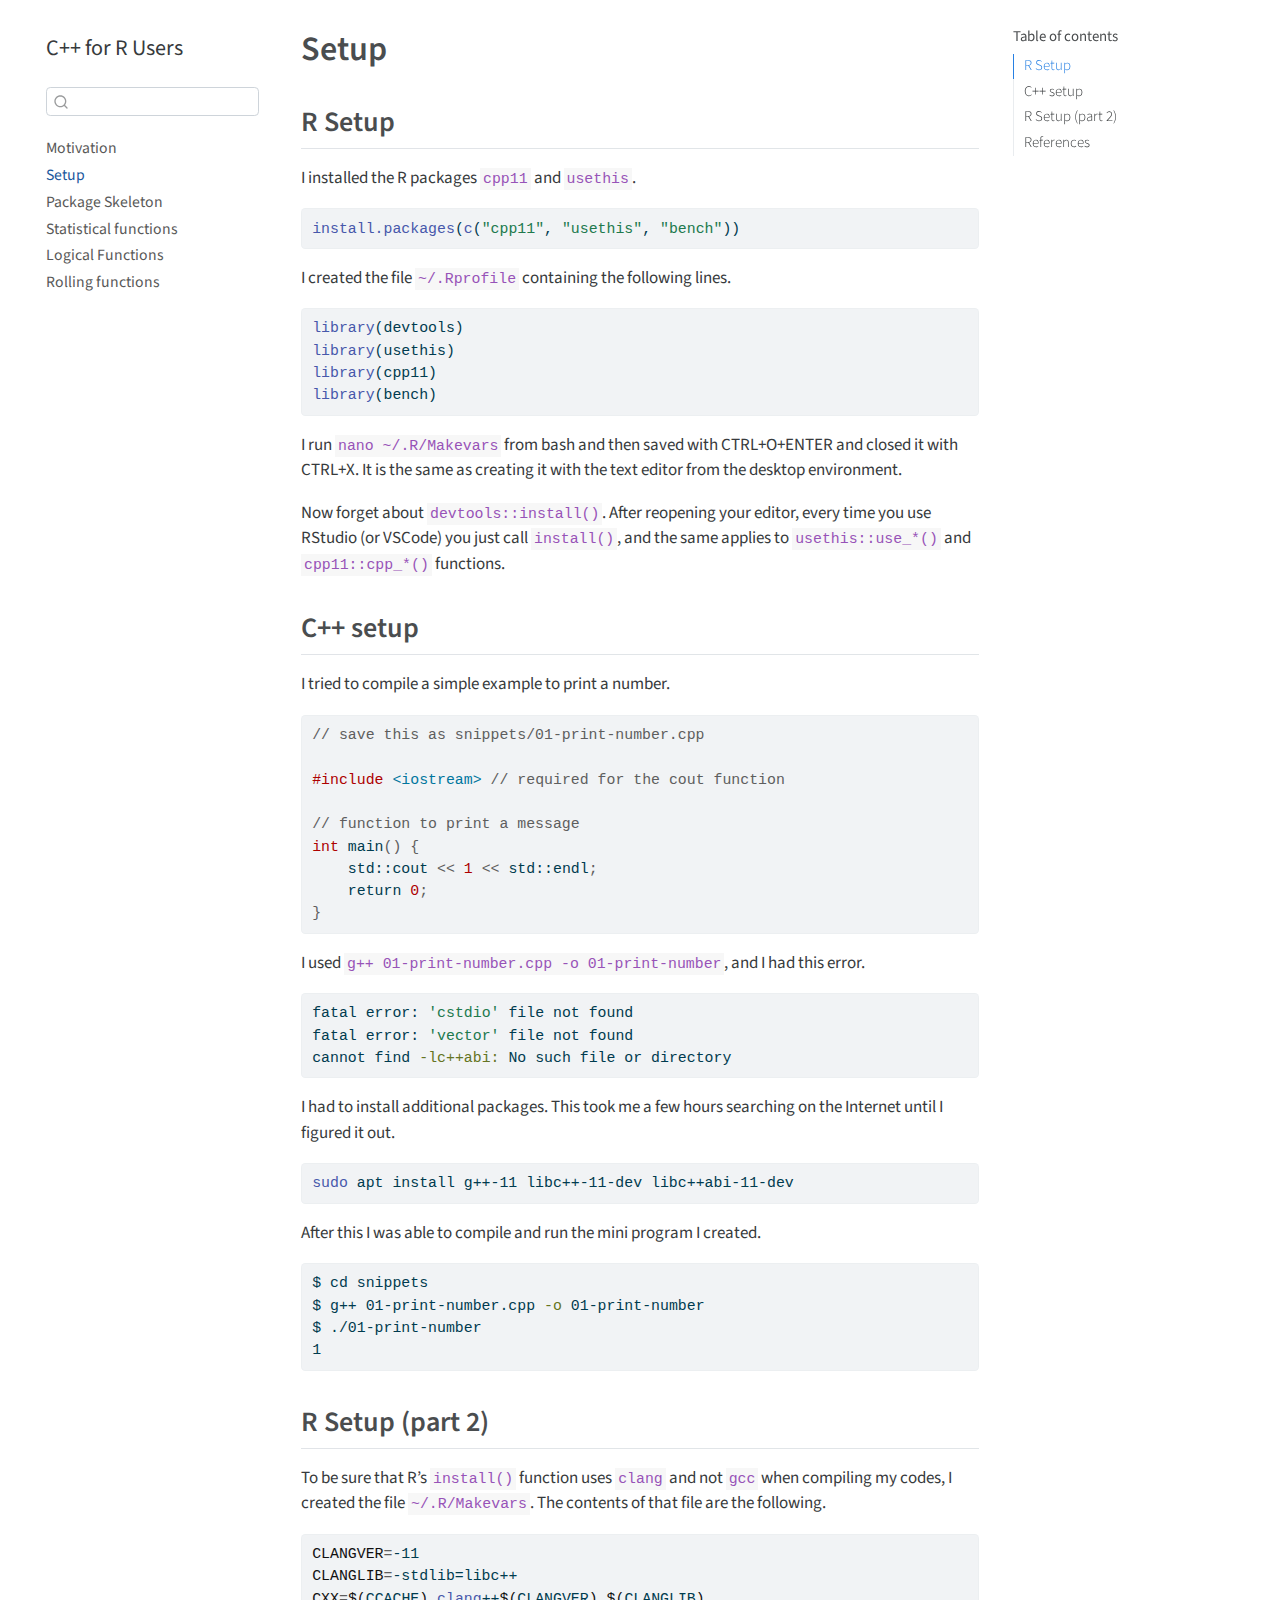
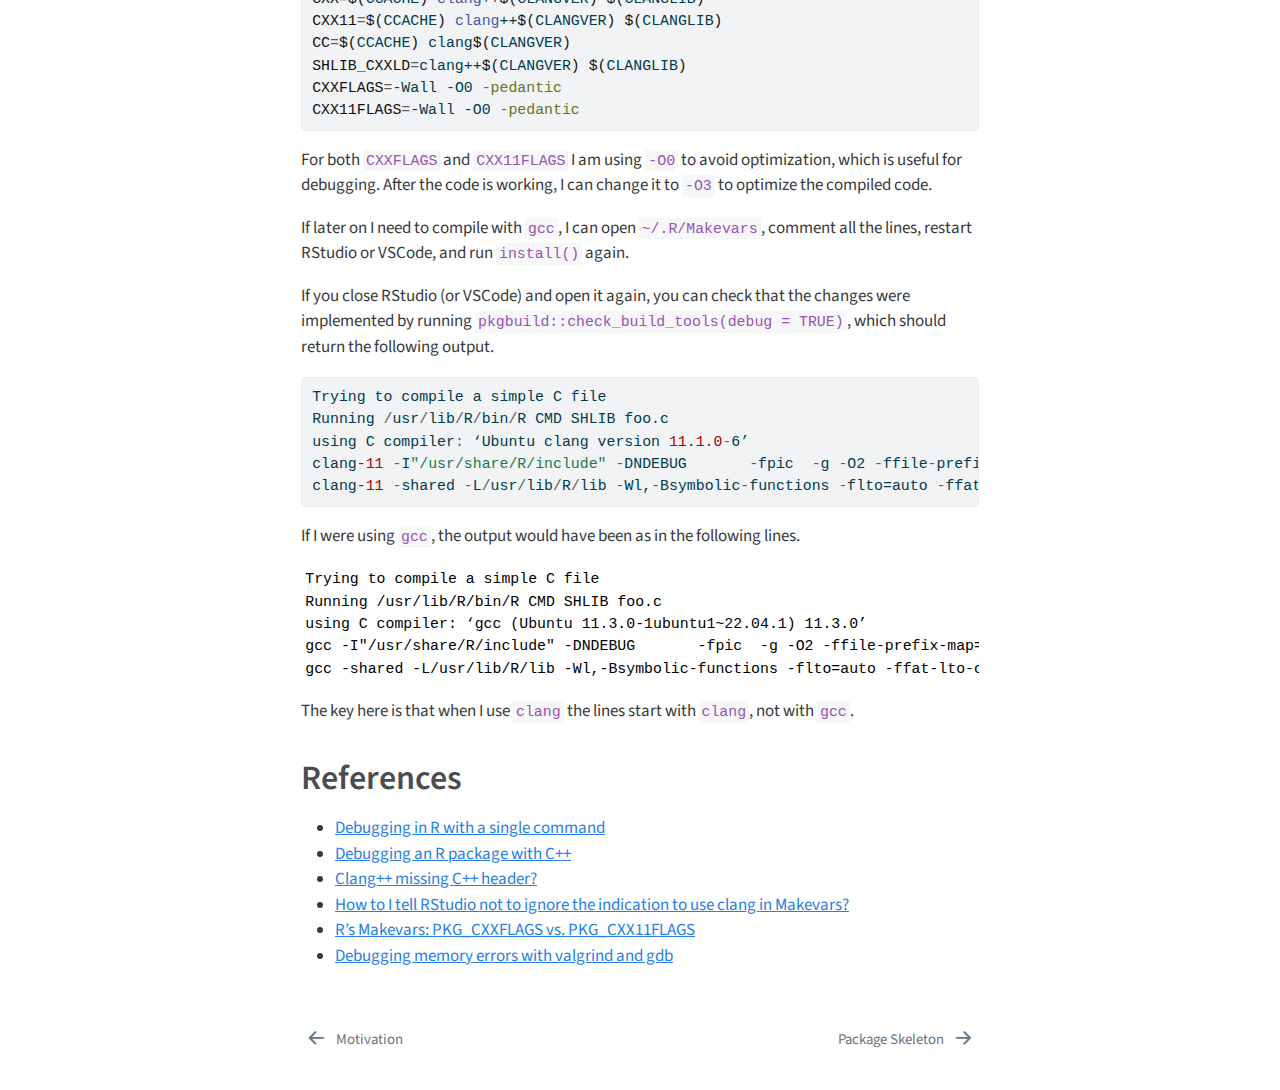
<file: docs/01-setup.html>
<!DOCTYPE html>
<html xmlns="http://www.w3.org/1999/xhtml" lang="en" xml:lang="en"><head>

<meta charset="utf-8">
<meta name="generator" content="quarto-1.3.433">

<meta name="viewport" content="width=device-width, initial-scale=1.0, user-scalable=yes">


<title>C++ for R Users - Setup</title>
<style>
code{white-space: pre-wrap;}
span.smallcaps{font-variant: small-caps;}
div.columns{display: flex; gap: min(4vw, 1.5em);}
div.column{flex: auto; overflow-x: auto;}
div.hanging-indent{margin-left: 1.5em; text-indent: -1.5em;}
ul.task-list{list-style: none;}
ul.task-list li input[type="checkbox"] {
  width: 0.8em;
  margin: 0 0.8em 0.2em -1em; /* quarto-specific, see https://github.com/quarto-dev/quarto-cli/issues/4556 */ 
  vertical-align: middle;
}
/* CSS for syntax highlighting */
pre > code.sourceCode { white-space: pre; position: relative; }
pre > code.sourceCode > span { display: inline-block; line-height: 1.25; }
pre > code.sourceCode > span:empty { height: 1.2em; }
.sourceCode { overflow: visible; }
code.sourceCode > span { color: inherit; text-decoration: inherit; }
div.sourceCode { margin: 1em 0; }
pre.sourceCode { margin: 0; }
@media screen {
div.sourceCode { overflow: auto; }
}
@media print {
pre > code.sourceCode { white-space: pre-wrap; }
pre > code.sourceCode > span { text-indent: -5em; padding-left: 5em; }
}
pre.numberSource code
  { counter-reset: source-line 0; }
pre.numberSource code > span
  { position: relative; left: -4em; counter-increment: source-line; }
pre.numberSource code > span > a:first-child::before
  { content: counter(source-line);
    position: relative; left: -1em; text-align: right; vertical-align: baseline;
    border: none; display: inline-block;
    -webkit-touch-callout: none; -webkit-user-select: none;
    -khtml-user-select: none; -moz-user-select: none;
    -ms-user-select: none; user-select: none;
    padding: 0 4px; width: 4em;
  }
pre.numberSource { margin-left: 3em;  padding-left: 4px; }
div.sourceCode
  {   }
@media screen {
pre > code.sourceCode > span > a:first-child::before { text-decoration: underline; }
}
</style>


<script src="site_libs/quarto-nav/quarto-nav.js"></script>
<script src="site_libs/quarto-nav/headroom.min.js"></script>
<script src="site_libs/clipboard/clipboard.min.js"></script>
<script src="site_libs/quarto-search/autocomplete.umd.js"></script>
<script src="site_libs/quarto-search/fuse.min.js"></script>
<script src="site_libs/quarto-search/quarto-search.js"></script>
<meta name="quarto:offset" content="./">
<link href="./02-package-skeleton.html" rel="next">
<link href="./index.html" rel="prev">
<script src="site_libs/quarto-html/quarto.js"></script>
<script src="site_libs/quarto-html/popper.min.js"></script>
<script src="site_libs/quarto-html/tippy.umd.min.js"></script>
<script src="site_libs/quarto-html/anchor.min.js"></script>
<link href="site_libs/quarto-html/tippy.css" rel="stylesheet">
<link href="site_libs/quarto-html/quarto-syntax-highlighting.css" rel="stylesheet" id="quarto-text-highlighting-styles">
<script src="site_libs/bootstrap/bootstrap.min.js"></script>
<link href="site_libs/bootstrap/bootstrap-icons.css" rel="stylesheet">
<link href="site_libs/bootstrap/bootstrap.min.css" rel="stylesheet" id="quarto-bootstrap" data-mode="light">
<script id="quarto-search-options" type="application/json">{
  "location": "sidebar",
  "copy-button": false,
  "collapse-after": 3,
  "panel-placement": "start",
  "type": "textbox",
  "limit": 20,
  "language": {
    "search-no-results-text": "No results",
    "search-matching-documents-text": "matching documents",
    "search-copy-link-title": "Copy link to search",
    "search-hide-matches-text": "Hide additional matches",
    "search-more-match-text": "more match in this document",
    "search-more-matches-text": "more matches in this document",
    "search-clear-button-title": "Clear",
    "search-detached-cancel-button-title": "Cancel",
    "search-submit-button-title": "Submit",
    "search-label": "Search"
  }
}</script>


</head>

<body class="nav-sidebar floating">

<div id="quarto-search-results"></div>
  <header id="quarto-header" class="headroom fixed-top">
  <nav class="quarto-secondary-nav">
    <div class="container-fluid d-flex">
      <button type="button" class="quarto-btn-toggle btn" data-bs-toggle="collapse" data-bs-target="#quarto-sidebar,#quarto-sidebar-glass" aria-controls="quarto-sidebar" aria-expanded="false" aria-label="Toggle sidebar navigation" onclick="if (window.quartoToggleHeadroom) { window.quartoToggleHeadroom(); }">
        <i class="bi bi-layout-text-sidebar-reverse"></i>
      </button>
      <nav class="quarto-page-breadcrumbs" aria-label="breadcrumb"><ol class="breadcrumb"><li class="breadcrumb-item"><a href="./01-setup.html"><span class="chapter-title">Setup</span></a></li></ol></nav>
      <a class="flex-grow-1" role="button" data-bs-toggle="collapse" data-bs-target="#quarto-sidebar,#quarto-sidebar-glass" aria-controls="quarto-sidebar" aria-expanded="false" aria-label="Toggle sidebar navigation" onclick="if (window.quartoToggleHeadroom) { window.quartoToggleHeadroom(); }">      
      </a>
      <button type="button" class="btn quarto-search-button" aria-label="" onclick="window.quartoOpenSearch();">
        <i class="bi bi-search"></i>
      </button>
    </div>
  </nav>
</header>
<!-- content -->
<div id="quarto-content" class="quarto-container page-columns page-rows-contents page-layout-article">
<!-- sidebar -->
  <nav id="quarto-sidebar" class="sidebar collapse collapse-horizontal sidebar-navigation floating overflow-auto">
    <div class="pt-lg-2 mt-2 text-left sidebar-header">
    <div class="sidebar-title mb-0 py-0">
      <a href="./">C++ for R Users</a> 
    </div>
      </div>
        <div class="mt-2 flex-shrink-0 align-items-center">
        <div class="sidebar-search">
        <div id="quarto-search" class="" title="Search"></div>
        </div>
        </div>
    <div class="sidebar-menu-container"> 
    <ul class="list-unstyled mt-1">
        <li class="sidebar-item">
  <div class="sidebar-item-container"> 
  <a href="./index.html" class="sidebar-item-text sidebar-link"><span class="chapter-title">Motivation</span></a>
  </div>
</li>
        <li class="sidebar-item">
  <div class="sidebar-item-container"> 
  <a href="./01-setup.html" class="sidebar-item-text sidebar-link active"><span class="chapter-title">Setup</span></a>
  </div>
</li>
        <li class="sidebar-item">
  <div class="sidebar-item-container"> 
  <a href="./02-package-skeleton.html" class="sidebar-item-text sidebar-link"><span class="chapter-title">Package Skeleton</span></a>
  </div>
</li>
        <li class="sidebar-item">
  <div class="sidebar-item-container"> 
  <a href="./03-statistical-functions.html" class="sidebar-item-text sidebar-link"><span class="chapter-title">Statistical functions</span></a>
  </div>
</li>
        <li class="sidebar-item">
  <div class="sidebar-item-container"> 
  <a href="./04-logical-functions.html" class="sidebar-item-text sidebar-link"><span class="chapter-title">Logical Functions</span></a>
  </div>
</li>
        <li class="sidebar-item">
  <div class="sidebar-item-container"> 
  <a href="./05-rolling-functions.html" class="sidebar-item-text sidebar-link"><span class="chapter-title">Rolling functions</span></a>
  </div>
</li>
    </ul>
    </div>
</nav>
<div id="quarto-sidebar-glass" data-bs-toggle="collapse" data-bs-target="#quarto-sidebar,#quarto-sidebar-glass"></div>
<!-- margin-sidebar -->
    <div id="quarto-margin-sidebar" class="sidebar margin-sidebar">
        <nav id="TOC" role="doc-toc" class="toc-active">
    <h2 id="toc-title">Table of contents</h2>
   
  <ul>
  <li><a href="#r-setup" id="toc-r-setup" class="nav-link active" data-scroll-target="#r-setup">R Setup</a></li>
  <li><a href="#c-setup" id="toc-c-setup" class="nav-link" data-scroll-target="#c-setup">C++ setup</a></li>
  <li><a href="#r-setup-part-2" id="toc-r-setup-part-2" class="nav-link" data-scroll-target="#r-setup-part-2">R Setup (part 2)</a></li>
  <li><a href="#references" id="toc-references" class="nav-link" data-scroll-target="#references">References</a></li>
  </ul>
</nav>
    </div>
<!-- main -->
<main class="content" id="quarto-document-content">

<header id="title-block-header" class="quarto-title-block default">
<div class="quarto-title">
<h1 class="title"><span class="chapter-title">Setup</span></h1>
</div>



<div class="quarto-title-meta">

    
  
    
  </div>
  

</header>

<section id="r-setup" class="level2">
<h2 class="anchored" data-anchor-id="r-setup">R Setup</h2>
<p>I installed the R packages <code>cpp11</code> and <code>usethis</code>.</p>
<div class="sourceCode" id="cb1"><pre class="sourceCode r code-with-copy"><code class="sourceCode r"><span id="cb1-1"><a href="#cb1-1" aria-hidden="true" tabindex="-1"></a><span class="fu">install.packages</span>(<span class="fu">c</span>(<span class="st">"cpp11"</span>, <span class="st">"usethis"</span>, <span class="st">"bench"</span>))</span></code><button title="Copy to Clipboard" class="code-copy-button"><i class="bi"></i></button></pre></div>
<p>I created the file <code>~/.Rprofile</code> containing the following lines.</p>
<div class="sourceCode" id="cb2"><pre class="sourceCode r code-with-copy"><code class="sourceCode r"><span id="cb2-1"><a href="#cb2-1" aria-hidden="true" tabindex="-1"></a><span class="fu">library</span>(devtools)</span>
<span id="cb2-2"><a href="#cb2-2" aria-hidden="true" tabindex="-1"></a><span class="fu">library</span>(usethis)</span>
<span id="cb2-3"><a href="#cb2-3" aria-hidden="true" tabindex="-1"></a><span class="fu">library</span>(cpp11)</span>
<span id="cb2-4"><a href="#cb2-4" aria-hidden="true" tabindex="-1"></a><span class="fu">library</span>(bench)</span></code><button title="Copy to Clipboard" class="code-copy-button"><i class="bi"></i></button></pre></div>
<p>I run <code>nano ~/.R/Makevars</code> from bash and then saved with CTRL+O+ENTER and closed it with CTRL+X. It is the same as creating it with the text editor from the desktop environment.</p>
<p>Now forget about <code>devtools::install()</code>. After reopening your editor, every time you use RStudio (or VSCode) you just call <code>install()</code>, and the same applies to <code>usethis::use_*()</code> and <code>cpp11::cpp_*()</code> functions.</p>
</section>
<section id="c-setup" class="level2">
<h2 class="anchored" data-anchor-id="c-setup">C++ setup</h2>
<p>I tried to compile a simple example to print a number.</p>
<div class="sourceCode" id="cb3"><pre class="sourceCode cpp code-with-copy"><code class="sourceCode cpp"><span id="cb3-1"><a href="#cb3-1" aria-hidden="true" tabindex="-1"></a><span class="co">// save this as snippets/01-print-number.cpp</span></span>
<span id="cb3-2"><a href="#cb3-2" aria-hidden="true" tabindex="-1"></a></span>
<span id="cb3-3"><a href="#cb3-3" aria-hidden="true" tabindex="-1"></a><span class="pp">#include </span><span class="im">&lt;iostream&gt;</span><span class="pp"> </span><span class="co">// required for the cout function</span></span>
<span id="cb3-4"><a href="#cb3-4" aria-hidden="true" tabindex="-1"></a></span>
<span id="cb3-5"><a href="#cb3-5" aria-hidden="true" tabindex="-1"></a><span class="co">// function to print a message</span></span>
<span id="cb3-6"><a href="#cb3-6" aria-hidden="true" tabindex="-1"></a><span class="dt">int</span> main<span class="op">()</span> <span class="op">{</span></span>
<span id="cb3-7"><a href="#cb3-7" aria-hidden="true" tabindex="-1"></a>    <span class="bu">std::</span>cout<span class="op"> &lt;&lt;</span> <span class="dv">1</span> <span class="op">&lt;&lt;</span> <span class="bu">std::</span>endl<span class="op">;</span></span>
<span id="cb3-8"><a href="#cb3-8" aria-hidden="true" tabindex="-1"></a>    <span class="cf">return</span> <span class="dv">0</span><span class="op">;</span></span>
<span id="cb3-9"><a href="#cb3-9" aria-hidden="true" tabindex="-1"></a><span class="op">}</span></span></code><button title="Copy to Clipboard" class="code-copy-button"><i class="bi"></i></button></pre></div>
<p>I used <code>g++ 01-print-number.cpp -o 01-print-number</code>, and I had this error.</p>
<div class="sourceCode" id="cb4"><pre class="sourceCode bash code-with-copy"><code class="sourceCode bash"><span id="cb4-1"><a href="#cb4-1" aria-hidden="true" tabindex="-1"></a><span class="ex">fatal</span> error: <span class="st">'cstdio'</span> file not found</span>
<span id="cb4-2"><a href="#cb4-2" aria-hidden="true" tabindex="-1"></a><span class="ex">fatal</span> error: <span class="st">'vector'</span> file not found</span>
<span id="cb4-3"><a href="#cb4-3" aria-hidden="true" tabindex="-1"></a><span class="ex">cannot</span> find <span class="at">-lc++abi:</span> No such file or directory</span></code><button title="Copy to Clipboard" class="code-copy-button"><i class="bi"></i></button></pre></div>
<p>I had to install additional packages. This took me a few hours searching on the Internet until I figured it out.</p>
<div class="sourceCode" id="cb5"><pre class="sourceCode bash code-with-copy"><code class="sourceCode bash"><span id="cb5-1"><a href="#cb5-1" aria-hidden="true" tabindex="-1"></a><span class="fu">sudo</span> apt install g++-11 libc++-11-dev libc++abi-11-dev</span></code><button title="Copy to Clipboard" class="code-copy-button"><i class="bi"></i></button></pre></div>
<p>After this I was able to compile and run the mini program I created.</p>
<div class="sourceCode" id="cb6"><pre class="sourceCode bash code-with-copy"><code class="sourceCode bash"><span id="cb6-1"><a href="#cb6-1" aria-hidden="true" tabindex="-1"></a><span class="ex">$</span> cd snippets</span>
<span id="cb6-2"><a href="#cb6-2" aria-hidden="true" tabindex="-1"></a><span class="ex">$</span> g++ 01-print-number.cpp <span class="at">-o</span> 01-print-number</span>
<span id="cb6-3"><a href="#cb6-3" aria-hidden="true" tabindex="-1"></a><span class="ex">$</span> ./01-print-number </span>
<span id="cb6-4"><a href="#cb6-4" aria-hidden="true" tabindex="-1"></a><span class="ex">1</span></span></code><button title="Copy to Clipboard" class="code-copy-button"><i class="bi"></i></button></pre></div>
</section>
<section id="r-setup-part-2" class="level2">
<h2 class="anchored" data-anchor-id="r-setup-part-2">R Setup (part 2)</h2>
<p>To be sure that R’s <code>install()</code> function uses <code>clang</code> and not <code>gcc</code> when compiling my codes, I created the file <code>~/.R/Makevars</code>. The contents of that file are the following.</p>
<div class="sourceCode" id="cb7"><pre class="sourceCode bash code-with-copy"><code class="sourceCode bash"><span id="cb7-1"><a href="#cb7-1" aria-hidden="true" tabindex="-1"></a><span class="va">CLANGVER</span><span class="op">=</span>-11</span>
<span id="cb7-2"><a href="#cb7-2" aria-hidden="true" tabindex="-1"></a><span class="va">CLANGLIB</span><span class="op">=</span>-stdlib=libc++</span>
<span id="cb7-3"><a href="#cb7-3" aria-hidden="true" tabindex="-1"></a><span class="va">CXX</span><span class="op">=</span><span class="va">$(</span><span class="ex">CCACHE</span><span class="va">)</span> <span class="fu">clang</span>++<span class="va">$(</span><span class="ex">CLANGVER</span><span class="va">)</span> <span class="va">$(</span><span class="ex">CLANGLIB</span><span class="va">)</span></span>
<span id="cb7-4"><a href="#cb7-4" aria-hidden="true" tabindex="-1"></a><span class="va">CXX11</span><span class="op">=</span><span class="va">$(</span><span class="ex">CCACHE</span><span class="va">)</span> <span class="fu">clang</span>++<span class="va">$(</span><span class="ex">CLANGVER</span><span class="va">)</span> <span class="va">$(</span><span class="ex">CLANGLIB</span><span class="va">)</span></span>
<span id="cb7-5"><a href="#cb7-5" aria-hidden="true" tabindex="-1"></a><span class="va">CC</span><span class="op">=</span><span class="va">$(</span><span class="ex">CCACHE</span><span class="va">)</span> <span class="ex">clang</span><span class="va">$(</span><span class="ex">CLANGVER</span><span class="va">)</span></span>
<span id="cb7-6"><a href="#cb7-6" aria-hidden="true" tabindex="-1"></a><span class="va">SHLIB_CXXLD</span><span class="op">=</span>clang++<span class="va">$(</span><span class="ex">CLANGVER</span><span class="va">)</span> <span class="va">$(</span><span class="ex">CLANGLIB</span><span class="va">)</span></span>
<span id="cb7-7"><a href="#cb7-7" aria-hidden="true" tabindex="-1"></a><span class="va">CXXFLAGS</span><span class="op">=</span>-Wall <span class="ex">-O0</span> <span class="at">-pedantic</span></span>
<span id="cb7-8"><a href="#cb7-8" aria-hidden="true" tabindex="-1"></a><span class="va">CXX11FLAGS</span><span class="op">=</span>-Wall <span class="ex">-O0</span> <span class="at">-pedantic</span></span></code><button title="Copy to Clipboard" class="code-copy-button"><i class="bi"></i></button></pre></div>
<p>For both <code>CXXFLAGS</code> and <code>CXX11FLAGS</code> I am using <code>-O0</code> to avoid optimization, which is useful for debugging. After the code is working, I can change it to <code>-O3</code> to optimize the compiled code.</p>
<p>If later on I need to compile with <code>gcc</code>, I can open <code>~/.R/Makevars</code>, comment all the lines, restart RStudio or VSCode, and run <code>install()</code> again.</p>
<p>If you close RStudio (or VSCode) and open it again, you can check that the changes were implemented by running <code>pkgbuild::check_build_tools(debug = TRUE)</code>, which should return the following output.</p>
<div class="sourceCode" id="cb8"><pre class="sourceCode r code-with-copy"><code class="sourceCode r"><span id="cb8-1"><a href="#cb8-1" aria-hidden="true" tabindex="-1"></a>Trying to compile a simple C file</span>
<span id="cb8-2"><a href="#cb8-2" aria-hidden="true" tabindex="-1"></a>Running <span class="sc">/</span>usr<span class="sc">/</span>lib<span class="sc">/</span>R<span class="sc">/</span>bin<span class="sc">/</span>R CMD SHLIB foo.c</span>
<span id="cb8-3"><a href="#cb8-3" aria-hidden="true" tabindex="-1"></a>using C compiler<span class="sc">:</span> ‘Ubuntu clang version <span class="dv">11</span>.<span class="fl">1.0</span><span class="sc">-</span>6’</span>
<span id="cb8-4"><a href="#cb8-4" aria-hidden="true" tabindex="-1"></a>clang<span class="dv">-11</span> <span class="sc">-</span>I<span class="st">"/usr/share/R/include"</span> <span class="sc">-</span>DNDEBUG       <span class="sc">-</span>fpic  <span class="sc">-</span>g <span class="sc">-</span>O2 <span class="sc">-</span>ffile<span class="sc">-</span>prefix<span class="sc">-</span>map<span class="ot">=</span><span class="er">/</span>build<span class="sc">/</span>r<span class="sc">-</span>base<span class="sc">-</span>JhpCKt<span class="sc">/</span>r<span class="sc">-</span>base<span class="dv">-4</span>.<span class="fl">3.0</span><span class="ot">=</span>. <span class="sc">-</span>fstack<span class="sc">-</span>protector<span class="sc">-</span>strong <span class="sc">-</span>Wformat <span class="sc">-</span>Werror<span class="ot">=</span>format<span class="sc">-</span>security <span class="sc">-</span>Wdate<span class="sc">-</span>time <span class="sc">-</span>D_FORTIFY_SOURCE<span class="ot">=</span><span class="dv">2</span>  <span class="sc">-</span>c foo.c <span class="sc">-</span>o foo.o</span>
<span id="cb8-5"><a href="#cb8-5" aria-hidden="true" tabindex="-1"></a>clang<span class="dv">-11</span> <span class="sc">-</span>shared <span class="sc">-</span>L<span class="sc">/</span>usr<span class="sc">/</span>lib<span class="sc">/</span>R<span class="sc">/</span>lib <span class="sc">-</span>Wl,<span class="sc">-</span>Bsymbolic<span class="sc">-</span>functions <span class="sc">-</span>flto<span class="ot">=</span>auto <span class="sc">-</span>ffat<span class="sc">-</span>lto<span class="sc">-</span>objects <span class="sc">-</span>flto<span class="ot">=</span>auto <span class="sc">-</span>Wl,<span class="sc">-</span>z,relro <span class="sc">-</span>o foo.so foo.o <span class="sc">-</span>L<span class="sc">/</span>usr<span class="sc">/</span>lib<span class="sc">/</span>R<span class="sc">/</span>lib <span class="sc">-</span>lR</span></code><button title="Copy to Clipboard" class="code-copy-button"><i class="bi"></i></button></pre></div>
<p>If I were using <code>gcc</code>, the output would have been as in the following lines.</p>
<pre><code>Trying to compile a simple C file
Running /usr/lib/R/bin/R CMD SHLIB foo.c
using C compiler: ‘gcc (Ubuntu 11.3.0-1ubuntu1~22.04.1) 11.3.0’
gcc -I"/usr/share/R/include" -DNDEBUG       -fpic  -g -O2 -ffile-prefix-map=/build/r-base-JhpCKt/r-base-4.3.0=. -fstack-protector-strong -Wformat -Werror=format-security -Wdate-time -D_FORTIFY_SOURCE=2  -c foo.c -o foo.o
gcc -shared -L/usr/lib/R/lib -Wl,-Bsymbolic-functions -flto=auto -ffat-lto-objects -flto=auto -Wl,-z,relro -o foo.so foo.o -L/usr/lib/R/lib -lR</code></pre>
<p>The key here is that when I use <code>clang</code> the lines start with <code>clang</code>, not with <code>gcc</code>.</p>
</section>
<section id="references" class="level1">
<h1>References</h1>
<ul>
<li><a href="https://mpadge.github.io/blog/blog012.html">Debugging in R with a single command</a></li>
<li><a href="https://blog.davisvaughan.com/posts/2019-04-05-debug-r-package-with-cpp/">Debugging an R package with C++</a></li>
<li><a href="https://gatowololo.github.io/blog/clangmissingheaders/">Clang++ missing C++ header?</a></li>
<li><a href="https://stackoverflow.com/questions/76300775/how-to-i-tell-rstudio-not-to-ignore-the-indication-to-use-clang-in-makevars">How to I tell RStudio not to ignore the indication to use clang in Makevars?</a></li>
<li><a href="https://stackoverflow.com/questions/68959897/rs-makevars-pkg-cxxflags-vs-pkg-cxx11flags/68959927#68959927">R’s Makevars: PKG_CXXFLAGS vs.&nbsp;PKG_CXX11FLAGS</a></li>
<li><a href="https://reside-ic.github.io/blog/debugging-memory-errors-with-valgrind-and-gdb/">Debugging memory errors with valgrind and gdb</a></li>
</ul>


</section>

</main> <!-- /main -->
<script id="quarto-html-after-body" type="application/javascript">
window.document.addEventListener("DOMContentLoaded", function (event) {
  const toggleBodyColorMode = (bsSheetEl) => {
    const mode = bsSheetEl.getAttribute("data-mode");
    const bodyEl = window.document.querySelector("body");
    if (mode === "dark") {
      bodyEl.classList.add("quarto-dark");
      bodyEl.classList.remove("quarto-light");
    } else {
      bodyEl.classList.add("quarto-light");
      bodyEl.classList.remove("quarto-dark");
    }
  }
  const toggleBodyColorPrimary = () => {
    const bsSheetEl = window.document.querySelector("link#quarto-bootstrap");
    if (bsSheetEl) {
      toggleBodyColorMode(bsSheetEl);
    }
  }
  toggleBodyColorPrimary();  
  const icon = "";
  const anchorJS = new window.AnchorJS();
  anchorJS.options = {
    placement: 'right',
    icon: icon
  };
  anchorJS.add('.anchored');
  const isCodeAnnotation = (el) => {
    for (const clz of el.classList) {
      if (clz.startsWith('code-annotation-')) {                     
        return true;
      }
    }
    return false;
  }
  const clipboard = new window.ClipboardJS('.code-copy-button', {
    text: function(trigger) {
      const codeEl = trigger.previousElementSibling.cloneNode(true);
      for (const childEl of codeEl.children) {
        if (isCodeAnnotation(childEl)) {
          childEl.remove();
        }
      }
      return codeEl.innerText;
    }
  });
  clipboard.on('success', function(e) {
    // button target
    const button = e.trigger;
    // don't keep focus
    button.blur();
    // flash "checked"
    button.classList.add('code-copy-button-checked');
    var currentTitle = button.getAttribute("title");
    button.setAttribute("title", "Copied!");
    let tooltip;
    if (window.bootstrap) {
      button.setAttribute("data-bs-toggle", "tooltip");
      button.setAttribute("data-bs-placement", "left");
      button.setAttribute("data-bs-title", "Copied!");
      tooltip = new bootstrap.Tooltip(button, 
        { trigger: "manual", 
          customClass: "code-copy-button-tooltip",
          offset: [0, -8]});
      tooltip.show();    
    }
    setTimeout(function() {
      if (tooltip) {
        tooltip.hide();
        button.removeAttribute("data-bs-title");
        button.removeAttribute("data-bs-toggle");
        button.removeAttribute("data-bs-placement");
      }
      button.setAttribute("title", currentTitle);
      button.classList.remove('code-copy-button-checked');
    }, 1000);
    // clear code selection
    e.clearSelection();
  });
  function tippyHover(el, contentFn) {
    const config = {
      allowHTML: true,
      content: contentFn,
      maxWidth: 500,
      delay: 100,
      arrow: false,
      appendTo: function(el) {
          return el.parentElement;
      },
      interactive: true,
      interactiveBorder: 10,
      theme: 'quarto',
      placement: 'bottom-start'
    };
    window.tippy(el, config); 
  }
  const noterefs = window.document.querySelectorAll('a[role="doc-noteref"]');
  for (var i=0; i<noterefs.length; i++) {
    const ref = noterefs[i];
    tippyHover(ref, function() {
      // use id or data attribute instead here
      let href = ref.getAttribute('data-footnote-href') || ref.getAttribute('href');
      try { href = new URL(href).hash; } catch {}
      const id = href.replace(/^#\/?/, "");
      const note = window.document.getElementById(id);
      return note.innerHTML;
    });
  }
      let selectedAnnoteEl;
      const selectorForAnnotation = ( cell, annotation) => {
        let cellAttr = 'data-code-cell="' + cell + '"';
        let lineAttr = 'data-code-annotation="' +  annotation + '"';
        const selector = 'span[' + cellAttr + '][' + lineAttr + ']';
        return selector;
      }
      const selectCodeLines = (annoteEl) => {
        const doc = window.document;
        const targetCell = annoteEl.getAttribute("data-target-cell");
        const targetAnnotation = annoteEl.getAttribute("data-target-annotation");
        const annoteSpan = window.document.querySelector(selectorForAnnotation(targetCell, targetAnnotation));
        const lines = annoteSpan.getAttribute("data-code-lines").split(",");
        const lineIds = lines.map((line) => {
          return targetCell + "-" + line;
        })
        let top = null;
        let height = null;
        let parent = null;
        if (lineIds.length > 0) {
            //compute the position of the single el (top and bottom and make a div)
            const el = window.document.getElementById(lineIds[0]);
            top = el.offsetTop;
            height = el.offsetHeight;
            parent = el.parentElement.parentElement;
          if (lineIds.length > 1) {
            const lastEl = window.document.getElementById(lineIds[lineIds.length - 1]);
            const bottom = lastEl.offsetTop + lastEl.offsetHeight;
            height = bottom - top;
          }
          if (top !== null && height !== null && parent !== null) {
            // cook up a div (if necessary) and position it 
            let div = window.document.getElementById("code-annotation-line-highlight");
            if (div === null) {
              div = window.document.createElement("div");
              div.setAttribute("id", "code-annotation-line-highlight");
              div.style.position = 'absolute';
              parent.appendChild(div);
            }
            div.style.top = top - 2 + "px";
            div.style.height = height + 4 + "px";
            let gutterDiv = window.document.getElementById("code-annotation-line-highlight-gutter");
            if (gutterDiv === null) {
              gutterDiv = window.document.createElement("div");
              gutterDiv.setAttribute("id", "code-annotation-line-highlight-gutter");
              gutterDiv.style.position = 'absolute';
              const codeCell = window.document.getElementById(targetCell);
              const gutter = codeCell.querySelector('.code-annotation-gutter');
              gutter.appendChild(gutterDiv);
            }
            gutterDiv.style.top = top - 2 + "px";
            gutterDiv.style.height = height + 4 + "px";
          }
          selectedAnnoteEl = annoteEl;
        }
      };
      const unselectCodeLines = () => {
        const elementsIds = ["code-annotation-line-highlight", "code-annotation-line-highlight-gutter"];
        elementsIds.forEach((elId) => {
          const div = window.document.getElementById(elId);
          if (div) {
            div.remove();
          }
        });
        selectedAnnoteEl = undefined;
      };
      // Attach click handler to the DT
      const annoteDls = window.document.querySelectorAll('dt[data-target-cell]');
      for (const annoteDlNode of annoteDls) {
        annoteDlNode.addEventListener('click', (event) => {
          const clickedEl = event.target;
          if (clickedEl !== selectedAnnoteEl) {
            unselectCodeLines();
            const activeEl = window.document.querySelector('dt[data-target-cell].code-annotation-active');
            if (activeEl) {
              activeEl.classList.remove('code-annotation-active');
            }
            selectCodeLines(clickedEl);
            clickedEl.classList.add('code-annotation-active');
          } else {
            // Unselect the line
            unselectCodeLines();
            clickedEl.classList.remove('code-annotation-active');
          }
        });
      }
  const findCites = (el) => {
    const parentEl = el.parentElement;
    if (parentEl) {
      const cites = parentEl.dataset.cites;
      if (cites) {
        return {
          el,
          cites: cites.split(' ')
        };
      } else {
        return findCites(el.parentElement)
      }
    } else {
      return undefined;
    }
  };
  var bibliorefs = window.document.querySelectorAll('a[role="doc-biblioref"]');
  for (var i=0; i<bibliorefs.length; i++) {
    const ref = bibliorefs[i];
    const citeInfo = findCites(ref);
    if (citeInfo) {
      tippyHover(citeInfo.el, function() {
        var popup = window.document.createElement('div');
        citeInfo.cites.forEach(function(cite) {
          var citeDiv = window.document.createElement('div');
          citeDiv.classList.add('hanging-indent');
          citeDiv.classList.add('csl-entry');
          var biblioDiv = window.document.getElementById('ref-' + cite);
          if (biblioDiv) {
            citeDiv.innerHTML = biblioDiv.innerHTML;
          }
          popup.appendChild(citeDiv);
        });
        return popup.innerHTML;
      });
    }
  }
});
</script>
<nav class="page-navigation">
  <div class="nav-page nav-page-previous">
      <a href="./index.html" class="pagination-link">
        <i class="bi bi-arrow-left-short"></i> <span class="nav-page-text"><span class="chapter-title">Motivation</span></span>
      </a>          
  </div>
  <div class="nav-page nav-page-next">
      <a href="./02-package-skeleton.html" class="pagination-link">
        <span class="nav-page-text"><span class="chapter-title">Package Skeleton</span></span> <i class="bi bi-arrow-right-short"></i>
      </a>
  </div>
</nav>
</div> <!-- /content -->



</body></html>
</file>
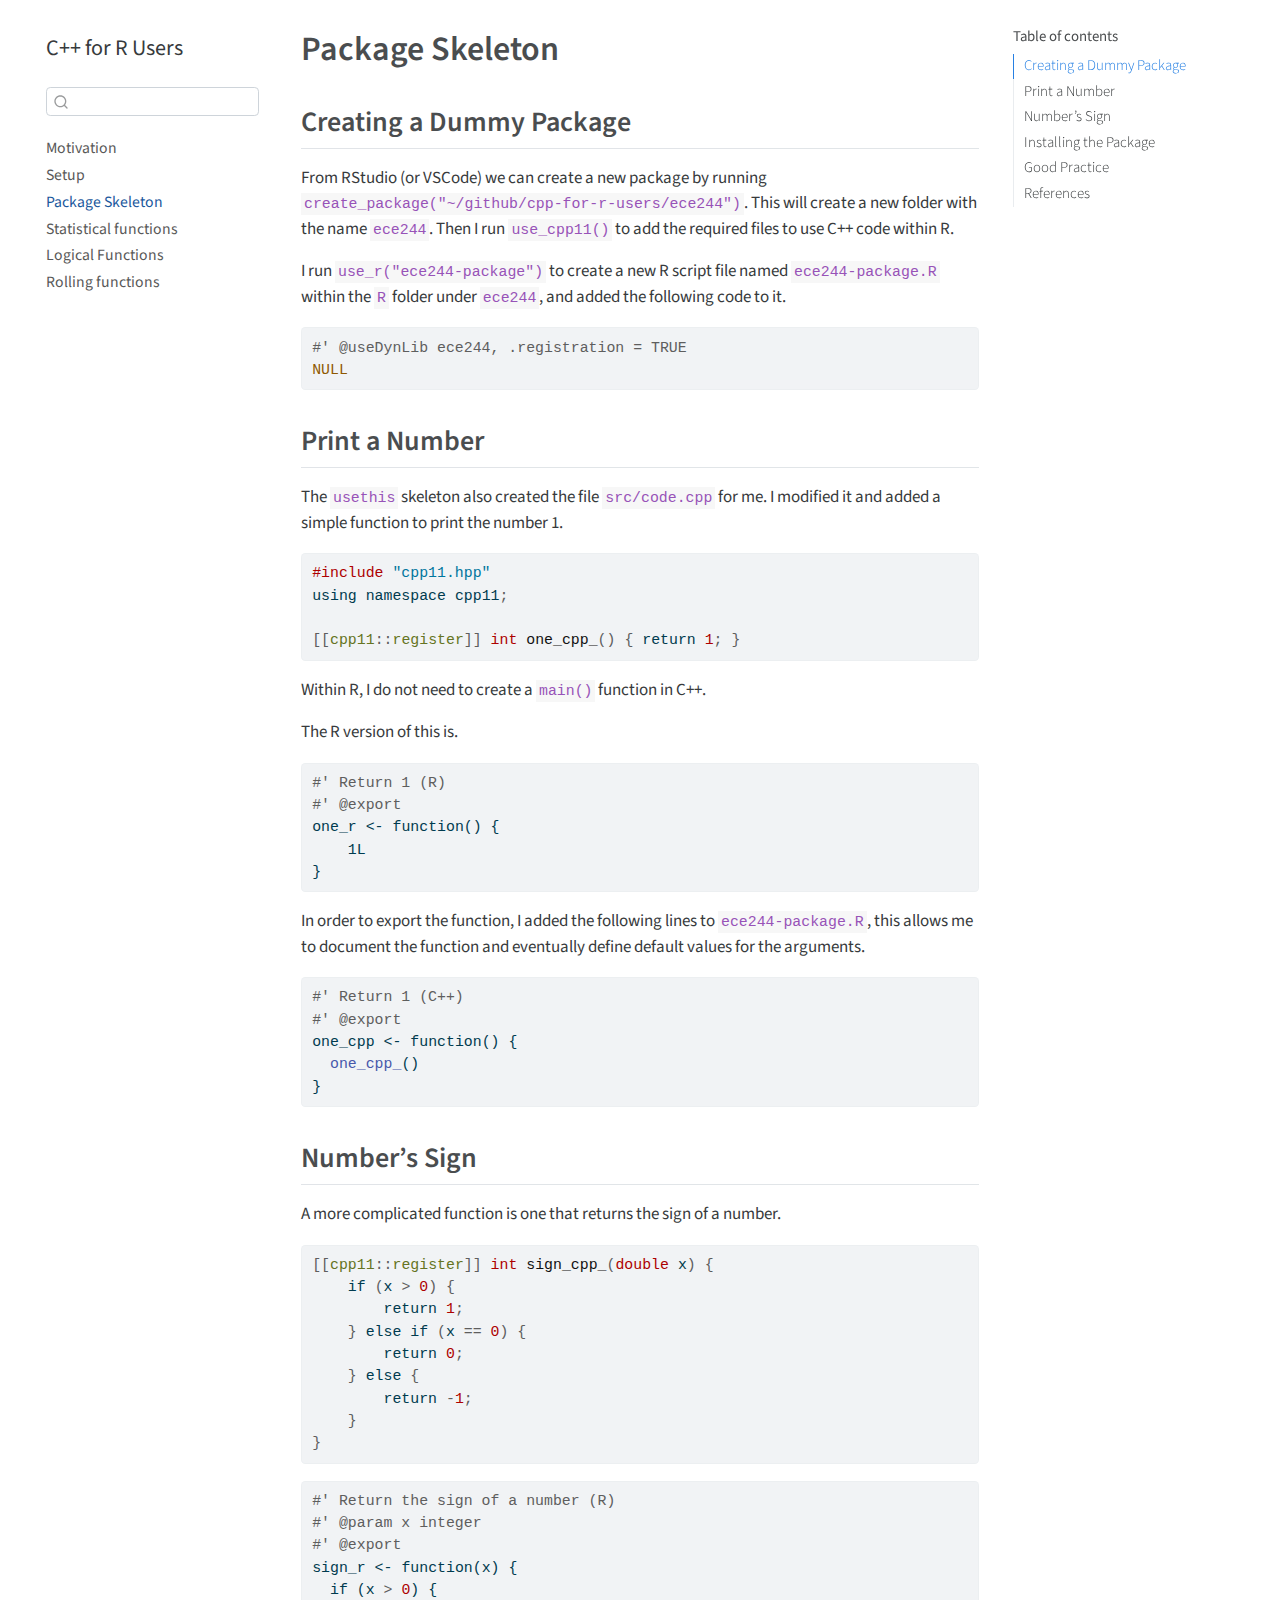
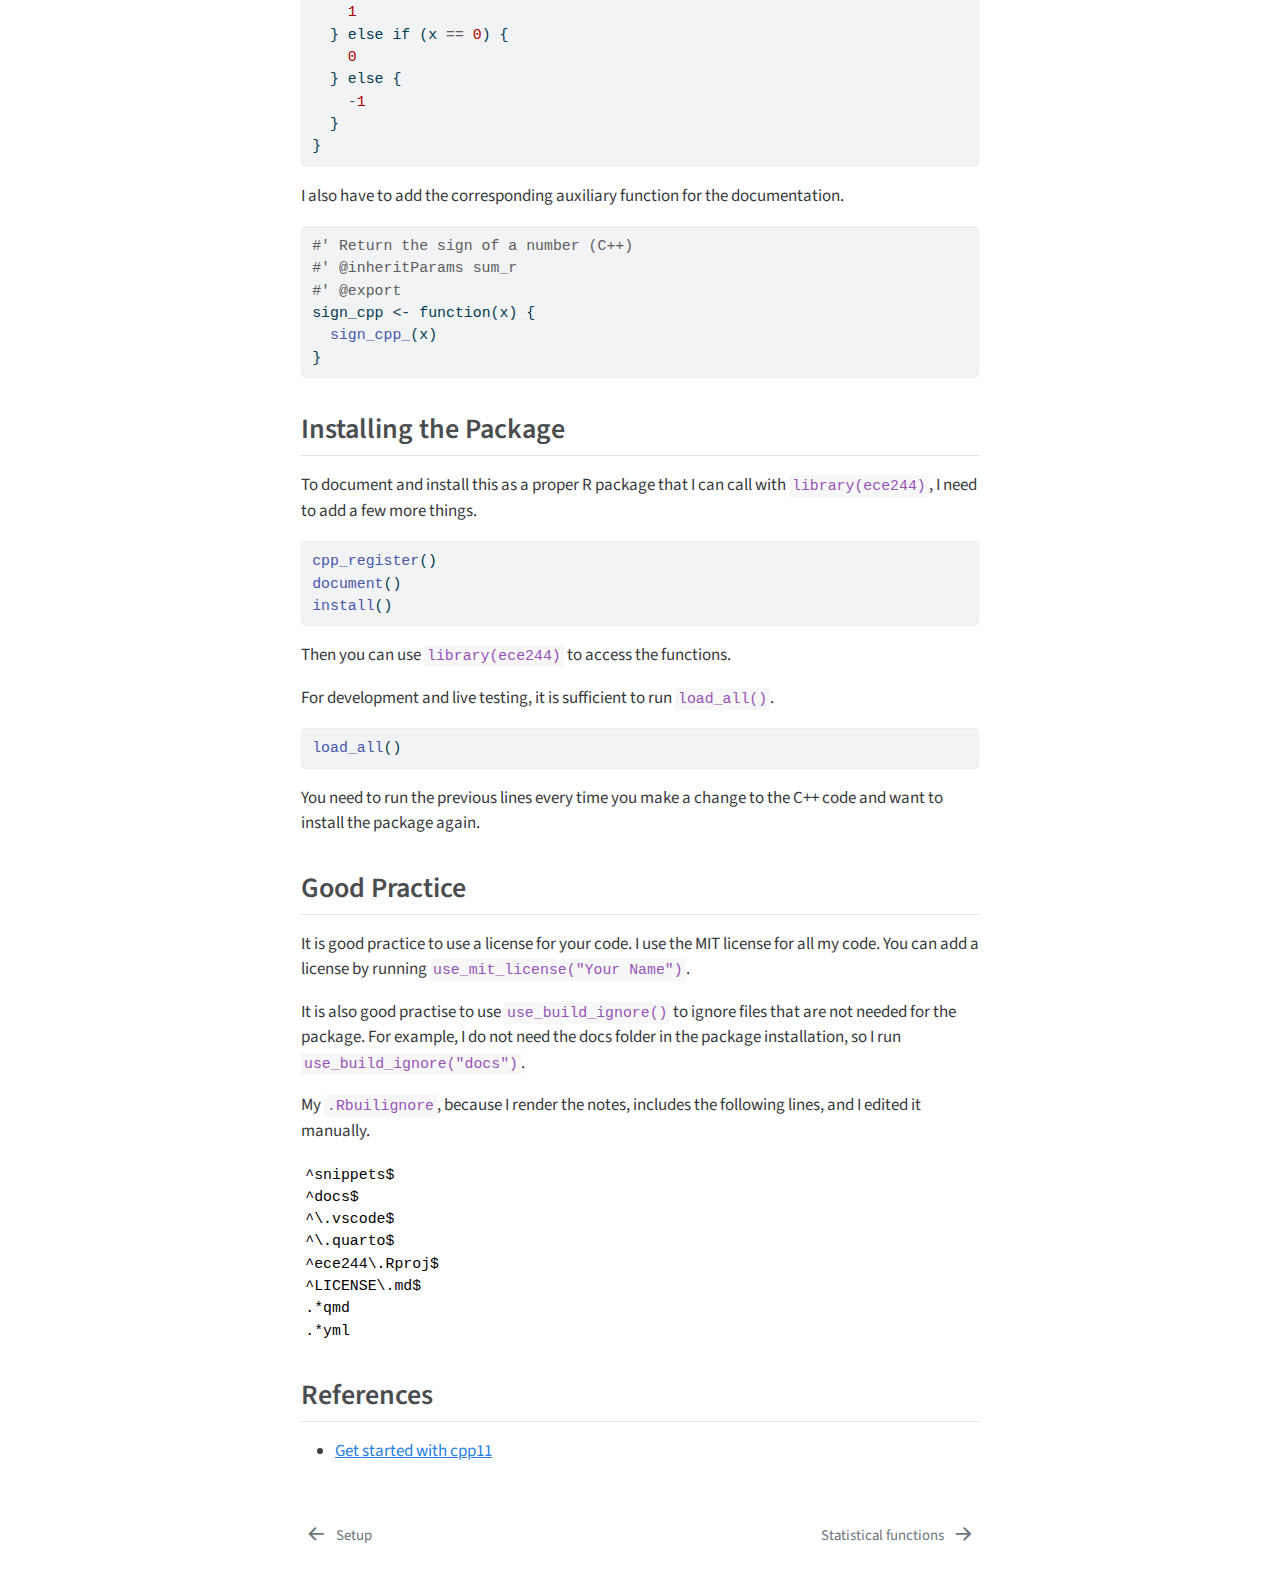
<file: docs/02-package-skeleton.html>
<!DOCTYPE html>
<html xmlns="http://www.w3.org/1999/xhtml" lang="en" xml:lang="en"><head>

<meta charset="utf-8">
<meta name="generator" content="quarto-1.3.433">

<meta name="viewport" content="width=device-width, initial-scale=1.0, user-scalable=yes">


<title>C++ for R Users - Package Skeleton</title>
<style>
code{white-space: pre-wrap;}
span.smallcaps{font-variant: small-caps;}
div.columns{display: flex; gap: min(4vw, 1.5em);}
div.column{flex: auto; overflow-x: auto;}
div.hanging-indent{margin-left: 1.5em; text-indent: -1.5em;}
ul.task-list{list-style: none;}
ul.task-list li input[type="checkbox"] {
  width: 0.8em;
  margin: 0 0.8em 0.2em -1em; /* quarto-specific, see https://github.com/quarto-dev/quarto-cli/issues/4556 */ 
  vertical-align: middle;
}
/* CSS for syntax highlighting */
pre > code.sourceCode { white-space: pre; position: relative; }
pre > code.sourceCode > span { display: inline-block; line-height: 1.25; }
pre > code.sourceCode > span:empty { height: 1.2em; }
.sourceCode { overflow: visible; }
code.sourceCode > span { color: inherit; text-decoration: inherit; }
div.sourceCode { margin: 1em 0; }
pre.sourceCode { margin: 0; }
@media screen {
div.sourceCode { overflow: auto; }
}
@media print {
pre > code.sourceCode { white-space: pre-wrap; }
pre > code.sourceCode > span { text-indent: -5em; padding-left: 5em; }
}
pre.numberSource code
  { counter-reset: source-line 0; }
pre.numberSource code > span
  { position: relative; left: -4em; counter-increment: source-line; }
pre.numberSource code > span > a:first-child::before
  { content: counter(source-line);
    position: relative; left: -1em; text-align: right; vertical-align: baseline;
    border: none; display: inline-block;
    -webkit-touch-callout: none; -webkit-user-select: none;
    -khtml-user-select: none; -moz-user-select: none;
    -ms-user-select: none; user-select: none;
    padding: 0 4px; width: 4em;
  }
pre.numberSource { margin-left: 3em;  padding-left: 4px; }
div.sourceCode
  {   }
@media screen {
pre > code.sourceCode > span > a:first-child::before { text-decoration: underline; }
}
</style>


<script src="site_libs/quarto-nav/quarto-nav.js"></script>
<script src="site_libs/quarto-nav/headroom.min.js"></script>
<script src="site_libs/clipboard/clipboard.min.js"></script>
<script src="site_libs/quarto-search/autocomplete.umd.js"></script>
<script src="site_libs/quarto-search/fuse.min.js"></script>
<script src="site_libs/quarto-search/quarto-search.js"></script>
<meta name="quarto:offset" content="./">
<link href="./03-statistical-functions.html" rel="next">
<link href="./01-setup.html" rel="prev">
<script src="site_libs/quarto-html/quarto.js"></script>
<script src="site_libs/quarto-html/popper.min.js"></script>
<script src="site_libs/quarto-html/tippy.umd.min.js"></script>
<script src="site_libs/quarto-html/anchor.min.js"></script>
<link href="site_libs/quarto-html/tippy.css" rel="stylesheet">
<link href="site_libs/quarto-html/quarto-syntax-highlighting.css" rel="stylesheet" id="quarto-text-highlighting-styles">
<script src="site_libs/bootstrap/bootstrap.min.js"></script>
<link href="site_libs/bootstrap/bootstrap-icons.css" rel="stylesheet">
<link href="site_libs/bootstrap/bootstrap.min.css" rel="stylesheet" id="quarto-bootstrap" data-mode="light">
<script id="quarto-search-options" type="application/json">{
  "location": "sidebar",
  "copy-button": false,
  "collapse-after": 3,
  "panel-placement": "start",
  "type": "textbox",
  "limit": 20,
  "language": {
    "search-no-results-text": "No results",
    "search-matching-documents-text": "matching documents",
    "search-copy-link-title": "Copy link to search",
    "search-hide-matches-text": "Hide additional matches",
    "search-more-match-text": "more match in this document",
    "search-more-matches-text": "more matches in this document",
    "search-clear-button-title": "Clear",
    "search-detached-cancel-button-title": "Cancel",
    "search-submit-button-title": "Submit",
    "search-label": "Search"
  }
}</script>


</head>

<body class="nav-sidebar floating">

<div id="quarto-search-results"></div>
  <header id="quarto-header" class="headroom fixed-top">
  <nav class="quarto-secondary-nav">
    <div class="container-fluid d-flex">
      <button type="button" class="quarto-btn-toggle btn" data-bs-toggle="collapse" data-bs-target="#quarto-sidebar,#quarto-sidebar-glass" aria-controls="quarto-sidebar" aria-expanded="false" aria-label="Toggle sidebar navigation" onclick="if (window.quartoToggleHeadroom) { window.quartoToggleHeadroom(); }">
        <i class="bi bi-layout-text-sidebar-reverse"></i>
      </button>
      <nav class="quarto-page-breadcrumbs" aria-label="breadcrumb"><ol class="breadcrumb"><li class="breadcrumb-item"><a href="./02-package-skeleton.html"><span class="chapter-title">Package Skeleton</span></a></li></ol></nav>
      <a class="flex-grow-1" role="button" data-bs-toggle="collapse" data-bs-target="#quarto-sidebar,#quarto-sidebar-glass" aria-controls="quarto-sidebar" aria-expanded="false" aria-label="Toggle sidebar navigation" onclick="if (window.quartoToggleHeadroom) { window.quartoToggleHeadroom(); }">      
      </a>
      <button type="button" class="btn quarto-search-button" aria-label="" onclick="window.quartoOpenSearch();">
        <i class="bi bi-search"></i>
      </button>
    </div>
  </nav>
</header>
<!-- content -->
<div id="quarto-content" class="quarto-container page-columns page-rows-contents page-layout-article">
<!-- sidebar -->
  <nav id="quarto-sidebar" class="sidebar collapse collapse-horizontal sidebar-navigation floating overflow-auto">
    <div class="pt-lg-2 mt-2 text-left sidebar-header">
    <div class="sidebar-title mb-0 py-0">
      <a href="./">C++ for R Users</a> 
    </div>
      </div>
        <div class="mt-2 flex-shrink-0 align-items-center">
        <div class="sidebar-search">
        <div id="quarto-search" class="" title="Search"></div>
        </div>
        </div>
    <div class="sidebar-menu-container"> 
    <ul class="list-unstyled mt-1">
        <li class="sidebar-item">
  <div class="sidebar-item-container"> 
  <a href="./index.html" class="sidebar-item-text sidebar-link"><span class="chapter-title">Motivation</span></a>
  </div>
</li>
        <li class="sidebar-item">
  <div class="sidebar-item-container"> 
  <a href="./01-setup.html" class="sidebar-item-text sidebar-link"><span class="chapter-title">Setup</span></a>
  </div>
</li>
        <li class="sidebar-item">
  <div class="sidebar-item-container"> 
  <a href="./02-package-skeleton.html" class="sidebar-item-text sidebar-link active"><span class="chapter-title">Package Skeleton</span></a>
  </div>
</li>
        <li class="sidebar-item">
  <div class="sidebar-item-container"> 
  <a href="./03-statistical-functions.html" class="sidebar-item-text sidebar-link"><span class="chapter-title">Statistical functions</span></a>
  </div>
</li>
        <li class="sidebar-item">
  <div class="sidebar-item-container"> 
  <a href="./04-logical-functions.html" class="sidebar-item-text sidebar-link"><span class="chapter-title">Logical Functions</span></a>
  </div>
</li>
        <li class="sidebar-item">
  <div class="sidebar-item-container"> 
  <a href="./05-rolling-functions.html" class="sidebar-item-text sidebar-link"><span class="chapter-title">Rolling functions</span></a>
  </div>
</li>
    </ul>
    </div>
</nav>
<div id="quarto-sidebar-glass" data-bs-toggle="collapse" data-bs-target="#quarto-sidebar,#quarto-sidebar-glass"></div>
<!-- margin-sidebar -->
    <div id="quarto-margin-sidebar" class="sidebar margin-sidebar">
        <nav id="TOC" role="doc-toc" class="toc-active">
    <h2 id="toc-title">Table of contents</h2>
   
  <ul>
  <li><a href="#creating-a-dummy-package" id="toc-creating-a-dummy-package" class="nav-link active" data-scroll-target="#creating-a-dummy-package">Creating a Dummy Package</a></li>
  <li><a href="#print-a-number" id="toc-print-a-number" class="nav-link" data-scroll-target="#print-a-number">Print a Number</a></li>
  <li><a href="#numbers-sign" id="toc-numbers-sign" class="nav-link" data-scroll-target="#numbers-sign">Number’s Sign</a></li>
  <li><a href="#installing-the-package" id="toc-installing-the-package" class="nav-link" data-scroll-target="#installing-the-package">Installing the Package</a></li>
  <li><a href="#good-practice" id="toc-good-practice" class="nav-link" data-scroll-target="#good-practice">Good Practice</a></li>
  <li><a href="#references" id="toc-references" class="nav-link" data-scroll-target="#references">References</a></li>
  </ul>
</nav>
    </div>
<!-- main -->
<main class="content" id="quarto-document-content">

<header id="title-block-header" class="quarto-title-block default">
<div class="quarto-title">
<h1 class="title"><span class="chapter-title">Package Skeleton</span></h1>
</div>



<div class="quarto-title-meta">

    
  
    
  </div>
  

</header>

<section id="creating-a-dummy-package" class="level2">
<h2 class="anchored" data-anchor-id="creating-a-dummy-package">Creating a Dummy Package</h2>
<p>From RStudio (or VSCode) we can create a new package by running <code>create_package("~/github/cpp-for-r-users/ece244")</code>. This will create a new folder with the name <code>ece244</code>. Then I run <code>use_cpp11()</code> to add the required files to use C++ code within R.</p>
<p>I run <code>use_r("ece244-package")</code> to create a new R script file named <code>ece244-package.R</code> within the <code>R</code> folder under <code>ece244</code>, and added the following code to it.</p>
<div class="sourceCode" id="cb1"><pre class="sourceCode r code-with-copy"><code class="sourceCode r"><span id="cb1-1"><a href="#cb1-1" aria-hidden="true" tabindex="-1"></a><span class="co">#' @useDynLib ece244, .registration = TRUE</span></span>
<span id="cb1-2"><a href="#cb1-2" aria-hidden="true" tabindex="-1"></a><span class="cn">NULL</span></span></code><button title="Copy to Clipboard" class="code-copy-button"><i class="bi"></i></button></pre></div>
</section>
<section id="print-a-number" class="level2">
<h2 class="anchored" data-anchor-id="print-a-number">Print a Number</h2>
<p>The <code>usethis</code> skeleton also created the file <code>src/code.cpp</code> for me. I modified it and added a simple function to print the number 1.</p>
<div class="sourceCode" id="cb2"><pre class="sourceCode cpp code-with-copy"><code class="sourceCode cpp"><span id="cb2-1"><a href="#cb2-1" aria-hidden="true" tabindex="-1"></a><span class="pp">#include </span><span class="im">"cpp11.hpp"</span></span>
<span id="cb2-2"><a href="#cb2-2" aria-hidden="true" tabindex="-1"></a><span class="kw">using</span> <span class="kw">namespace</span> cpp11<span class="op">;</span></span>
<span id="cb2-3"><a href="#cb2-3" aria-hidden="true" tabindex="-1"></a>    </span>
<span id="cb2-4"><a href="#cb2-4" aria-hidden="true" tabindex="-1"></a><span class="op">[[</span><span class="at">cpp11</span><span class="op">::</span><span class="at">register</span><span class="op">]]</span> <span class="dt">int</span> <span class="va">one_cpp_</span><span class="op">()</span> <span class="op">{</span> <span class="cf">return</span> <span class="dv">1</span><span class="op">;</span> <span class="op">}</span></span></code><button title="Copy to Clipboard" class="code-copy-button"><i class="bi"></i></button></pre></div>
<p>Within R, I do not need to create a <code>main()</code> function in C++.</p>
<p>The R version of this is.</p>
<div class="sourceCode" id="cb3"><pre class="sourceCode r code-with-copy"><code class="sourceCode r"><span id="cb3-1"><a href="#cb3-1" aria-hidden="true" tabindex="-1"></a><span class="co">#' Return 1 (R)</span></span>
<span id="cb3-2"><a href="#cb3-2" aria-hidden="true" tabindex="-1"></a><span class="co">#' @export</span></span>
<span id="cb3-3"><a href="#cb3-3" aria-hidden="true" tabindex="-1"></a>one_r <span class="ot">&lt;-</span> <span class="cf">function</span>() {</span>
<span id="cb3-4"><a href="#cb3-4" aria-hidden="true" tabindex="-1"></a>    1L</span>
<span id="cb3-5"><a href="#cb3-5" aria-hidden="true" tabindex="-1"></a>}</span></code><button title="Copy to Clipboard" class="code-copy-button"><i class="bi"></i></button></pre></div>
<p>In order to export the function, I added the following lines to <code>ece244-package.R</code>, this allows me to document the function and eventually define default values for the arguments.</p>
<div class="sourceCode" id="cb4"><pre class="sourceCode r code-with-copy"><code class="sourceCode r"><span id="cb4-1"><a href="#cb4-1" aria-hidden="true" tabindex="-1"></a><span class="co">#' Return 1 (C++)</span></span>
<span id="cb4-2"><a href="#cb4-2" aria-hidden="true" tabindex="-1"></a><span class="co">#' @export</span></span>
<span id="cb4-3"><a href="#cb4-3" aria-hidden="true" tabindex="-1"></a>one_cpp <span class="ot">&lt;-</span> <span class="cf">function</span>() {</span>
<span id="cb4-4"><a href="#cb4-4" aria-hidden="true" tabindex="-1"></a>  <span class="fu">one_cpp_</span>()</span>
<span id="cb4-5"><a href="#cb4-5" aria-hidden="true" tabindex="-1"></a>}</span></code><button title="Copy to Clipboard" class="code-copy-button"><i class="bi"></i></button></pre></div>
</section>
<section id="numbers-sign" class="level2">
<h2 class="anchored" data-anchor-id="numbers-sign">Number’s Sign</h2>
<p>A more complicated function is one that returns the sign of a number.</p>
<div class="sourceCode" id="cb5"><pre class="sourceCode cpp code-with-copy"><code class="sourceCode cpp"><span id="cb5-1"><a href="#cb5-1" aria-hidden="true" tabindex="-1"></a><span class="op">[[</span><span class="at">cpp11</span><span class="op">::</span><span class="at">register</span><span class="op">]]</span> <span class="dt">int</span> <span class="va">sign_cpp_</span><span class="op">(</span><span class="dt">double</span> x<span class="op">)</span> <span class="op">{</span></span>
<span id="cb5-2"><a href="#cb5-2" aria-hidden="true" tabindex="-1"></a>    <span class="cf">if</span> <span class="op">(</span>x <span class="op">&gt;</span> <span class="dv">0</span><span class="op">)</span> <span class="op">{</span></span>
<span id="cb5-3"><a href="#cb5-3" aria-hidden="true" tabindex="-1"></a>        <span class="cf">return</span> <span class="dv">1</span><span class="op">;</span></span>
<span id="cb5-4"><a href="#cb5-4" aria-hidden="true" tabindex="-1"></a>    <span class="op">}</span> <span class="cf">else</span> <span class="cf">if</span> <span class="op">(</span>x <span class="op">==</span> <span class="dv">0</span><span class="op">)</span> <span class="op">{</span></span>
<span id="cb5-5"><a href="#cb5-5" aria-hidden="true" tabindex="-1"></a>        <span class="cf">return</span> <span class="dv">0</span><span class="op">;</span></span>
<span id="cb5-6"><a href="#cb5-6" aria-hidden="true" tabindex="-1"></a>    <span class="op">}</span> <span class="cf">else</span> <span class="op">{</span></span>
<span id="cb5-7"><a href="#cb5-7" aria-hidden="true" tabindex="-1"></a>        <span class="cf">return</span> <span class="op">-</span><span class="dv">1</span><span class="op">;</span></span>
<span id="cb5-8"><a href="#cb5-8" aria-hidden="true" tabindex="-1"></a>    <span class="op">}</span></span>
<span id="cb5-9"><a href="#cb5-9" aria-hidden="true" tabindex="-1"></a><span class="op">}</span></span></code><button title="Copy to Clipboard" class="code-copy-button"><i class="bi"></i></button></pre></div>
<div class="sourceCode" id="cb6"><pre class="sourceCode r code-with-copy"><code class="sourceCode r"><span id="cb6-1"><a href="#cb6-1" aria-hidden="true" tabindex="-1"></a><span class="co">#' Return the sign of a number (R)</span></span>
<span id="cb6-2"><a href="#cb6-2" aria-hidden="true" tabindex="-1"></a><span class="co">#' @param x integer</span></span>
<span id="cb6-3"><a href="#cb6-3" aria-hidden="true" tabindex="-1"></a><span class="co">#' @export</span></span>
<span id="cb6-4"><a href="#cb6-4" aria-hidden="true" tabindex="-1"></a>sign_r <span class="ot">&lt;-</span> <span class="cf">function</span>(x) {</span>
<span id="cb6-5"><a href="#cb6-5" aria-hidden="true" tabindex="-1"></a>  <span class="cf">if</span> (x <span class="sc">&gt;</span> <span class="dv">0</span>) {</span>
<span id="cb6-6"><a href="#cb6-6" aria-hidden="true" tabindex="-1"></a>    <span class="dv">1</span></span>
<span id="cb6-7"><a href="#cb6-7" aria-hidden="true" tabindex="-1"></a>  } <span class="cf">else</span> <span class="cf">if</span> (x <span class="sc">==</span> <span class="dv">0</span>) {</span>
<span id="cb6-8"><a href="#cb6-8" aria-hidden="true" tabindex="-1"></a>    <span class="dv">0</span></span>
<span id="cb6-9"><a href="#cb6-9" aria-hidden="true" tabindex="-1"></a>  } <span class="cf">else</span> {</span>
<span id="cb6-10"><a href="#cb6-10" aria-hidden="true" tabindex="-1"></a>    <span class="sc">-</span><span class="dv">1</span></span>
<span id="cb6-11"><a href="#cb6-11" aria-hidden="true" tabindex="-1"></a>  }</span>
<span id="cb6-12"><a href="#cb6-12" aria-hidden="true" tabindex="-1"></a>}</span></code><button title="Copy to Clipboard" class="code-copy-button"><i class="bi"></i></button></pre></div>
<p>I also have to add the corresponding auxiliary function for the documentation.</p>
<div class="sourceCode" id="cb7"><pre class="sourceCode r code-with-copy"><code class="sourceCode r"><span id="cb7-1"><a href="#cb7-1" aria-hidden="true" tabindex="-1"></a><span class="co">#' Return the sign of a number (C++)</span></span>
<span id="cb7-2"><a href="#cb7-2" aria-hidden="true" tabindex="-1"></a><span class="co">#' @inheritParams sum_r</span></span>
<span id="cb7-3"><a href="#cb7-3" aria-hidden="true" tabindex="-1"></a><span class="co">#' @export</span></span>
<span id="cb7-4"><a href="#cb7-4" aria-hidden="true" tabindex="-1"></a>sign_cpp <span class="ot">&lt;-</span> <span class="cf">function</span>(x) {</span>
<span id="cb7-5"><a href="#cb7-5" aria-hidden="true" tabindex="-1"></a>  <span class="fu">sign_cpp_</span>(x)</span>
<span id="cb7-6"><a href="#cb7-6" aria-hidden="true" tabindex="-1"></a>}</span></code><button title="Copy to Clipboard" class="code-copy-button"><i class="bi"></i></button></pre></div>
</section>
<section id="installing-the-package" class="level2">
<h2 class="anchored" data-anchor-id="installing-the-package">Installing the Package</h2>
<p>To document and install this as a proper R package that I can call with <code>library(ece244)</code>, I need to add a few more things.</p>
<div class="sourceCode" id="cb8"><pre class="sourceCode r code-with-copy"><code class="sourceCode r"><span id="cb8-1"><a href="#cb8-1" aria-hidden="true" tabindex="-1"></a><span class="fu">cpp_register</span>()</span>
<span id="cb8-2"><a href="#cb8-2" aria-hidden="true" tabindex="-1"></a><span class="fu">document</span>()</span>
<span id="cb8-3"><a href="#cb8-3" aria-hidden="true" tabindex="-1"></a><span class="fu">install</span>()</span></code><button title="Copy to Clipboard" class="code-copy-button"><i class="bi"></i></button></pre></div>
<p>Then you can use <code>library(ece244)</code> to access the functions.</p>
<p>For development and live testing, it is sufficient to run <code>load_all()</code>.</p>
<div class="cell">
<div class="sourceCode cell-code" id="cb9"><pre class="sourceCode r code-with-copy"><code class="sourceCode r"><span id="cb9-1"><a href="#cb9-1" aria-hidden="true" tabindex="-1"></a><span class="fu">load_all</span>()</span></code><button title="Copy to Clipboard" class="code-copy-button"><i class="bi"></i></button></pre></div>
</div>
<p>You need to run the previous lines every time you make a change to the C++ code and want to install the package again.</p>
</section>
<section id="good-practice" class="level2">
<h2 class="anchored" data-anchor-id="good-practice">Good Practice</h2>
<p>It is good practice to use a license for your code. I use the MIT license for all my code. You can add a license by running <code>use_mit_license("Your Name")</code>.</p>
<p>It is also good practise to use <code>use_build_ignore()</code> to ignore files that are not needed for the package. For example, I do not need the docs folder in the package installation, so I run <code>use_build_ignore("docs")</code>.</p>
<p>My <code>.Rbuilignore</code>, because I render the notes, includes the following lines, and I edited it manually.</p>
<pre><code>^snippets$
^docs$
^\.vscode$
^\.quarto$
^ece244\.Rproj$
^LICENSE\.md$
.*qmd
.*yml</code></pre>
</section>
<section id="references" class="level2">
<h2 class="anchored" data-anchor-id="references">References</h2>
<ul>
<li><a href="https://cpp11.r-lib.org/articles/cpp11.html#intro">Get started with cpp11</a></li>
</ul>


</section>

</main> <!-- /main -->
<script id="quarto-html-after-body" type="application/javascript">
window.document.addEventListener("DOMContentLoaded", function (event) {
  const toggleBodyColorMode = (bsSheetEl) => {
    const mode = bsSheetEl.getAttribute("data-mode");
    const bodyEl = window.document.querySelector("body");
    if (mode === "dark") {
      bodyEl.classList.add("quarto-dark");
      bodyEl.classList.remove("quarto-light");
    } else {
      bodyEl.classList.add("quarto-light");
      bodyEl.classList.remove("quarto-dark");
    }
  }
  const toggleBodyColorPrimary = () => {
    const bsSheetEl = window.document.querySelector("link#quarto-bootstrap");
    if (bsSheetEl) {
      toggleBodyColorMode(bsSheetEl);
    }
  }
  toggleBodyColorPrimary();  
  const icon = "";
  const anchorJS = new window.AnchorJS();
  anchorJS.options = {
    placement: 'right',
    icon: icon
  };
  anchorJS.add('.anchored');
  const isCodeAnnotation = (el) => {
    for (const clz of el.classList) {
      if (clz.startsWith('code-annotation-')) {                     
        return true;
      }
    }
    return false;
  }
  const clipboard = new window.ClipboardJS('.code-copy-button', {
    text: function(trigger) {
      const codeEl = trigger.previousElementSibling.cloneNode(true);
      for (const childEl of codeEl.children) {
        if (isCodeAnnotation(childEl)) {
          childEl.remove();
        }
      }
      return codeEl.innerText;
    }
  });
  clipboard.on('success', function(e) {
    // button target
    const button = e.trigger;
    // don't keep focus
    button.blur();
    // flash "checked"
    button.classList.add('code-copy-button-checked');
    var currentTitle = button.getAttribute("title");
    button.setAttribute("title", "Copied!");
    let tooltip;
    if (window.bootstrap) {
      button.setAttribute("data-bs-toggle", "tooltip");
      button.setAttribute("data-bs-placement", "left");
      button.setAttribute("data-bs-title", "Copied!");
      tooltip = new bootstrap.Tooltip(button, 
        { trigger: "manual", 
          customClass: "code-copy-button-tooltip",
          offset: [0, -8]});
      tooltip.show();    
    }
    setTimeout(function() {
      if (tooltip) {
        tooltip.hide();
        button.removeAttribute("data-bs-title");
        button.removeAttribute("data-bs-toggle");
        button.removeAttribute("data-bs-placement");
      }
      button.setAttribute("title", currentTitle);
      button.classList.remove('code-copy-button-checked');
    }, 1000);
    // clear code selection
    e.clearSelection();
  });
  function tippyHover(el, contentFn) {
    const config = {
      allowHTML: true,
      content: contentFn,
      maxWidth: 500,
      delay: 100,
      arrow: false,
      appendTo: function(el) {
          return el.parentElement;
      },
      interactive: true,
      interactiveBorder: 10,
      theme: 'quarto',
      placement: 'bottom-start'
    };
    window.tippy(el, config); 
  }
  const noterefs = window.document.querySelectorAll('a[role="doc-noteref"]');
  for (var i=0; i<noterefs.length; i++) {
    const ref = noterefs[i];
    tippyHover(ref, function() {
      // use id or data attribute instead here
      let href = ref.getAttribute('data-footnote-href') || ref.getAttribute('href');
      try { href = new URL(href).hash; } catch {}
      const id = href.replace(/^#\/?/, "");
      const note = window.document.getElementById(id);
      return note.innerHTML;
    });
  }
      let selectedAnnoteEl;
      const selectorForAnnotation = ( cell, annotation) => {
        let cellAttr = 'data-code-cell="' + cell + '"';
        let lineAttr = 'data-code-annotation="' +  annotation + '"';
        const selector = 'span[' + cellAttr + '][' + lineAttr + ']';
        return selector;
      }
      const selectCodeLines = (annoteEl) => {
        const doc = window.document;
        const targetCell = annoteEl.getAttribute("data-target-cell");
        const targetAnnotation = annoteEl.getAttribute("data-target-annotation");
        const annoteSpan = window.document.querySelector(selectorForAnnotation(targetCell, targetAnnotation));
        const lines = annoteSpan.getAttribute("data-code-lines").split(",");
        const lineIds = lines.map((line) => {
          return targetCell + "-" + line;
        })
        let top = null;
        let height = null;
        let parent = null;
        if (lineIds.length > 0) {
            //compute the position of the single el (top and bottom and make a div)
            const el = window.document.getElementById(lineIds[0]);
            top = el.offsetTop;
            height = el.offsetHeight;
            parent = el.parentElement.parentElement;
          if (lineIds.length > 1) {
            const lastEl = window.document.getElementById(lineIds[lineIds.length - 1]);
            const bottom = lastEl.offsetTop + lastEl.offsetHeight;
            height = bottom - top;
          }
          if (top !== null && height !== null && parent !== null) {
            // cook up a div (if necessary) and position it 
            let div = window.document.getElementById("code-annotation-line-highlight");
            if (div === null) {
              div = window.document.createElement("div");
              div.setAttribute("id", "code-annotation-line-highlight");
              div.style.position = 'absolute';
              parent.appendChild(div);
            }
            div.style.top = top - 2 + "px";
            div.style.height = height + 4 + "px";
            let gutterDiv = window.document.getElementById("code-annotation-line-highlight-gutter");
            if (gutterDiv === null) {
              gutterDiv = window.document.createElement("div");
              gutterDiv.setAttribute("id", "code-annotation-line-highlight-gutter");
              gutterDiv.style.position = 'absolute';
              const codeCell = window.document.getElementById(targetCell);
              const gutter = codeCell.querySelector('.code-annotation-gutter');
              gutter.appendChild(gutterDiv);
            }
            gutterDiv.style.top = top - 2 + "px";
            gutterDiv.style.height = height + 4 + "px";
          }
          selectedAnnoteEl = annoteEl;
        }
      };
      const unselectCodeLines = () => {
        const elementsIds = ["code-annotation-line-highlight", "code-annotation-line-highlight-gutter"];
        elementsIds.forEach((elId) => {
          const div = window.document.getElementById(elId);
          if (div) {
            div.remove();
          }
        });
        selectedAnnoteEl = undefined;
      };
      // Attach click handler to the DT
      const annoteDls = window.document.querySelectorAll('dt[data-target-cell]');
      for (const annoteDlNode of annoteDls) {
        annoteDlNode.addEventListener('click', (event) => {
          const clickedEl = event.target;
          if (clickedEl !== selectedAnnoteEl) {
            unselectCodeLines();
            const activeEl = window.document.querySelector('dt[data-target-cell].code-annotation-active');
            if (activeEl) {
              activeEl.classList.remove('code-annotation-active');
            }
            selectCodeLines(clickedEl);
            clickedEl.classList.add('code-annotation-active');
          } else {
            // Unselect the line
            unselectCodeLines();
            clickedEl.classList.remove('code-annotation-active');
          }
        });
      }
  const findCites = (el) => {
    const parentEl = el.parentElement;
    if (parentEl) {
      const cites = parentEl.dataset.cites;
      if (cites) {
        return {
          el,
          cites: cites.split(' ')
        };
      } else {
        return findCites(el.parentElement)
      }
    } else {
      return undefined;
    }
  };
  var bibliorefs = window.document.querySelectorAll('a[role="doc-biblioref"]');
  for (var i=0; i<bibliorefs.length; i++) {
    const ref = bibliorefs[i];
    const citeInfo = findCites(ref);
    if (citeInfo) {
      tippyHover(citeInfo.el, function() {
        var popup = window.document.createElement('div');
        citeInfo.cites.forEach(function(cite) {
          var citeDiv = window.document.createElement('div');
          citeDiv.classList.add('hanging-indent');
          citeDiv.classList.add('csl-entry');
          var biblioDiv = window.document.getElementById('ref-' + cite);
          if (biblioDiv) {
            citeDiv.innerHTML = biblioDiv.innerHTML;
          }
          popup.appendChild(citeDiv);
        });
        return popup.innerHTML;
      });
    }
  }
});
</script>
<nav class="page-navigation">
  <div class="nav-page nav-page-previous">
      <a href="./01-setup.html" class="pagination-link">
        <i class="bi bi-arrow-left-short"></i> <span class="nav-page-text"><span class="chapter-title">Setup</span></span>
      </a>          
  </div>
  <div class="nav-page nav-page-next">
      <a href="./03-statistical-functions.html" class="pagination-link">
        <span class="nav-page-text"><span class="chapter-title">Statistical functions</span></span> <i class="bi bi-arrow-right-short"></i>
      </a>
  </div>
</nav>
</div> <!-- /content -->



</body></html>
</file>
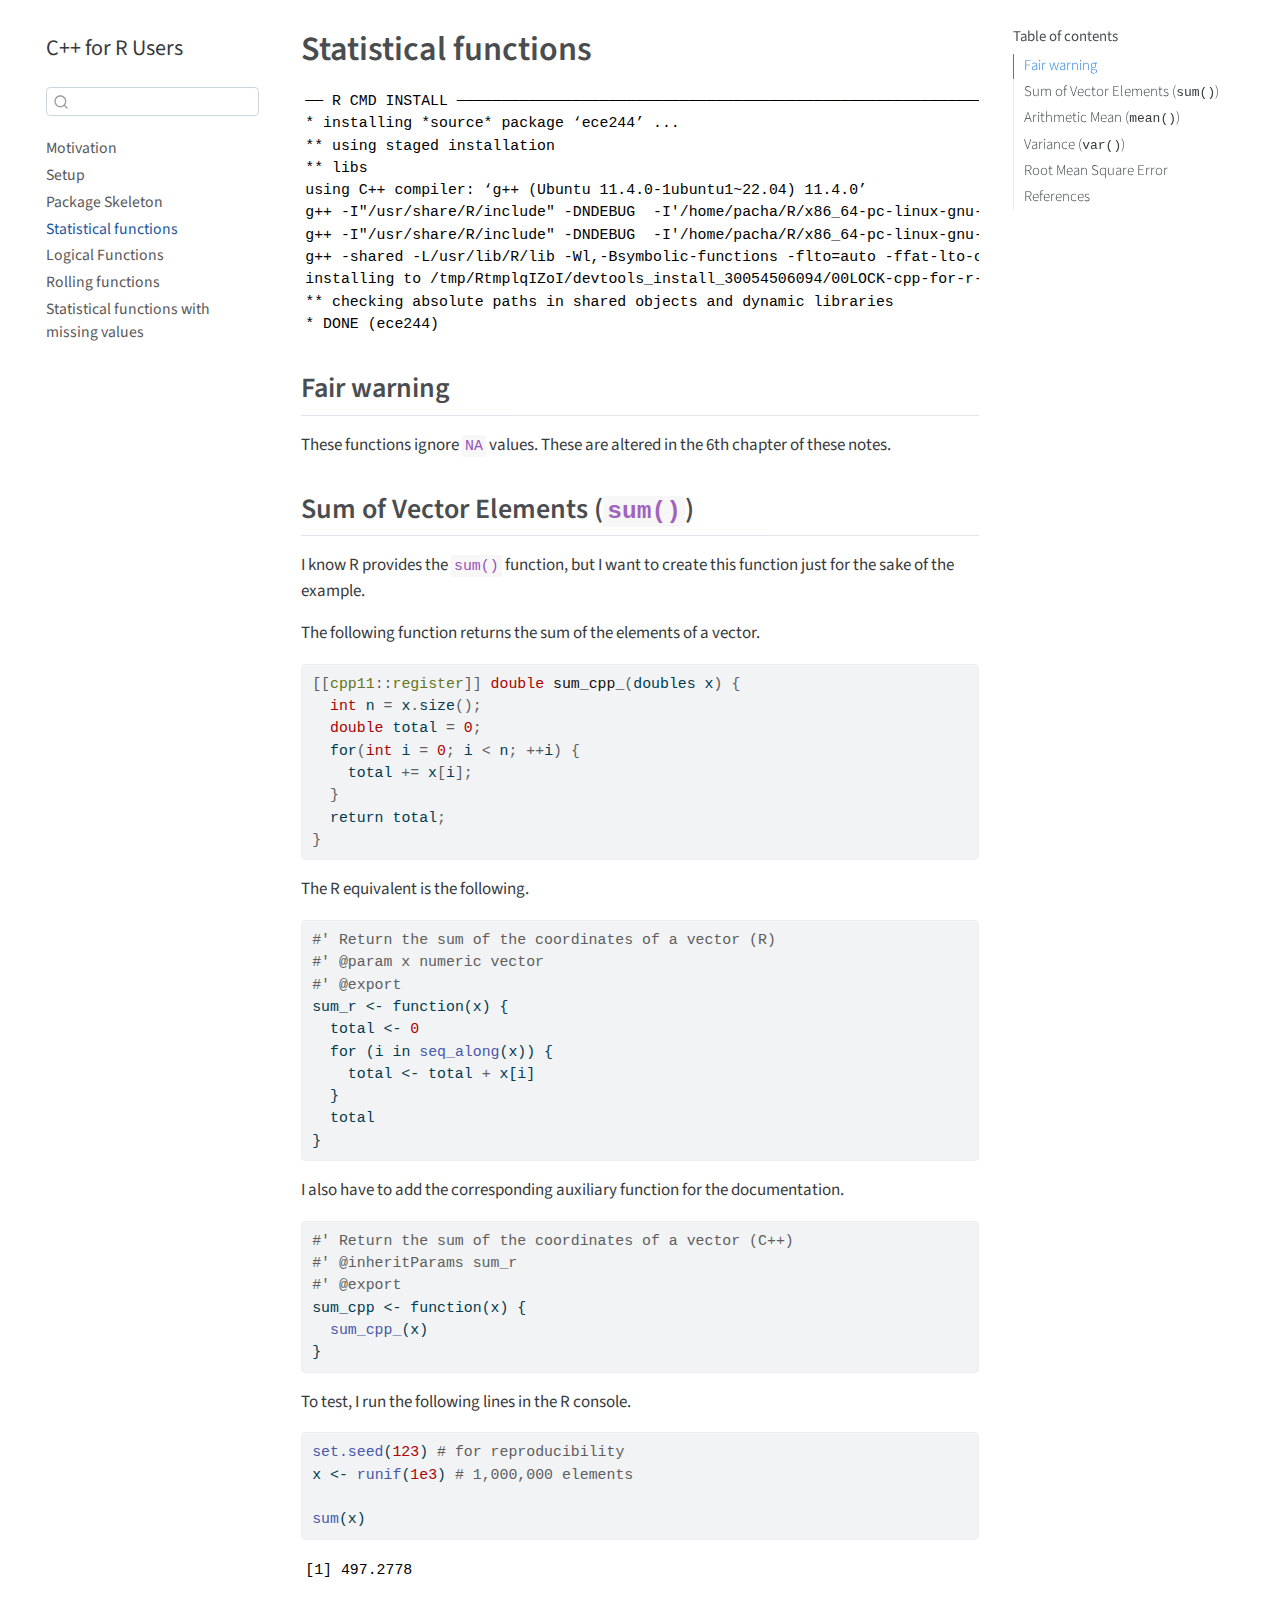
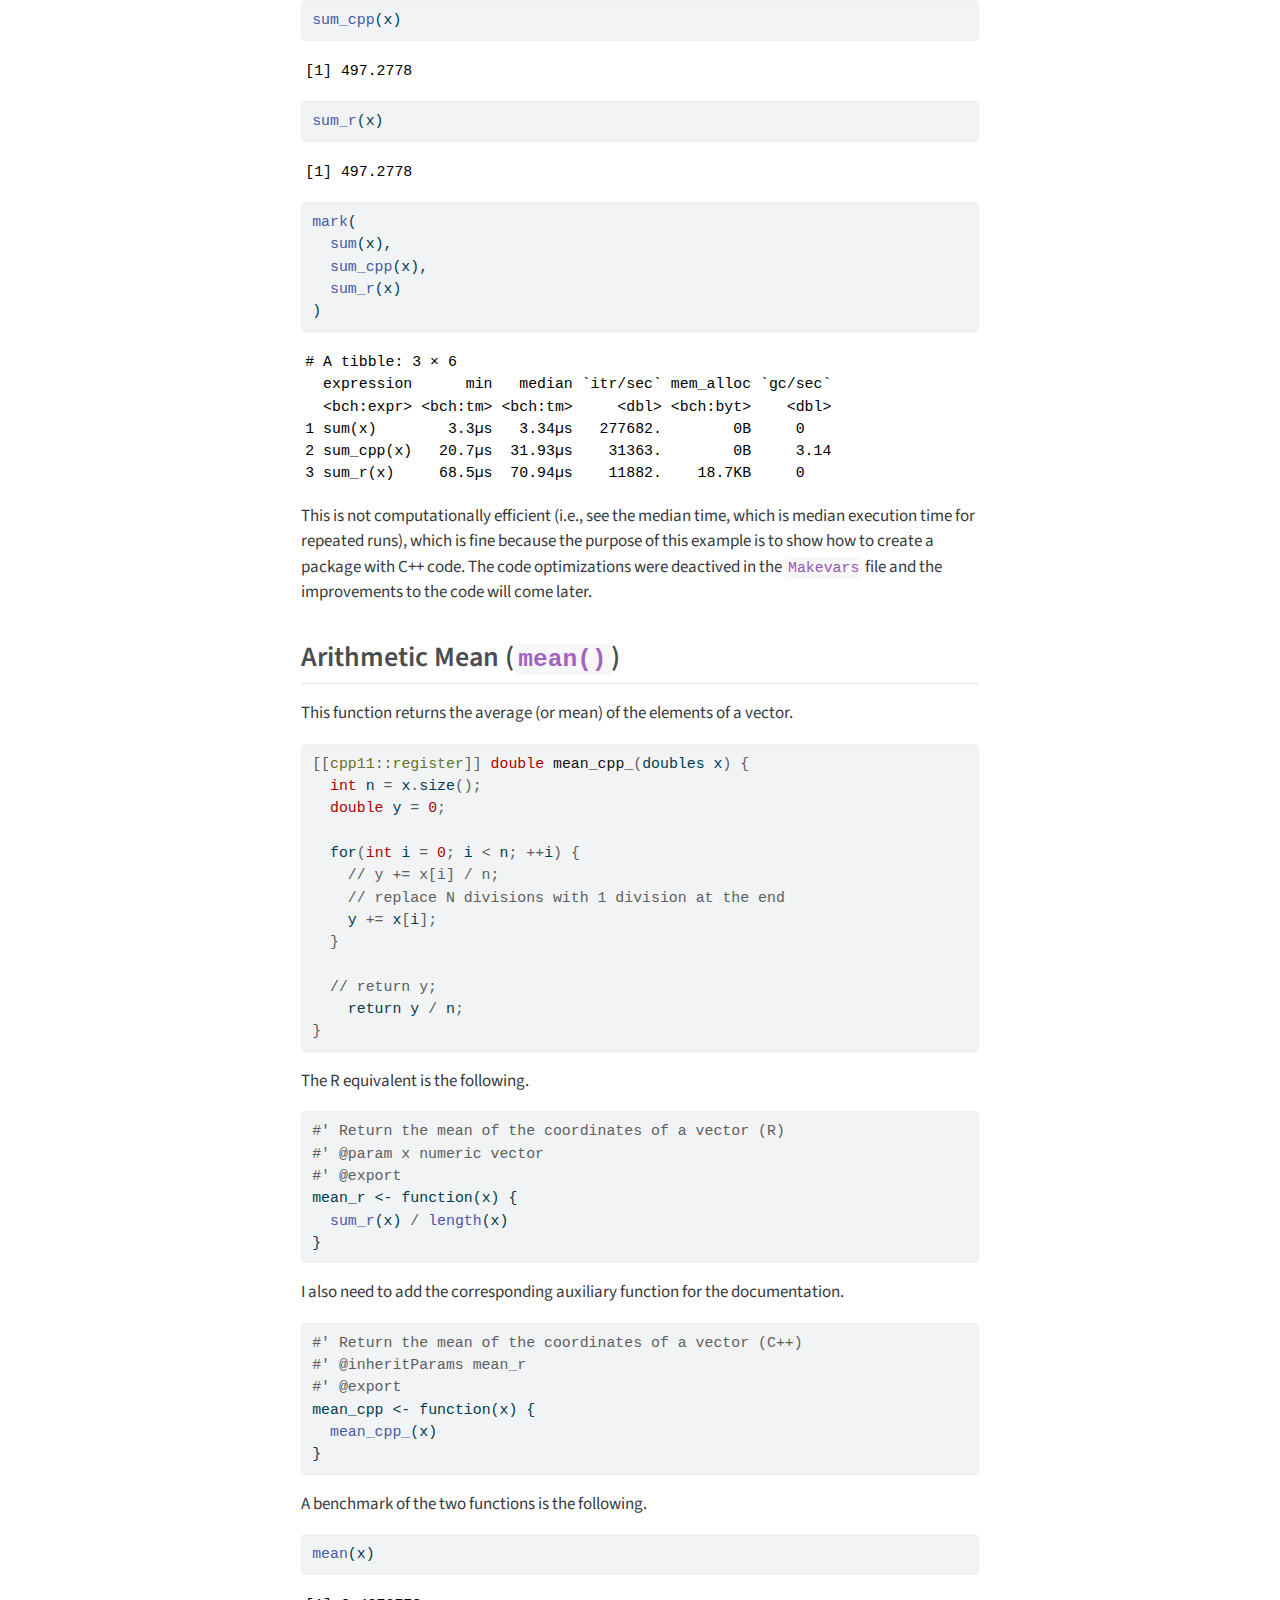
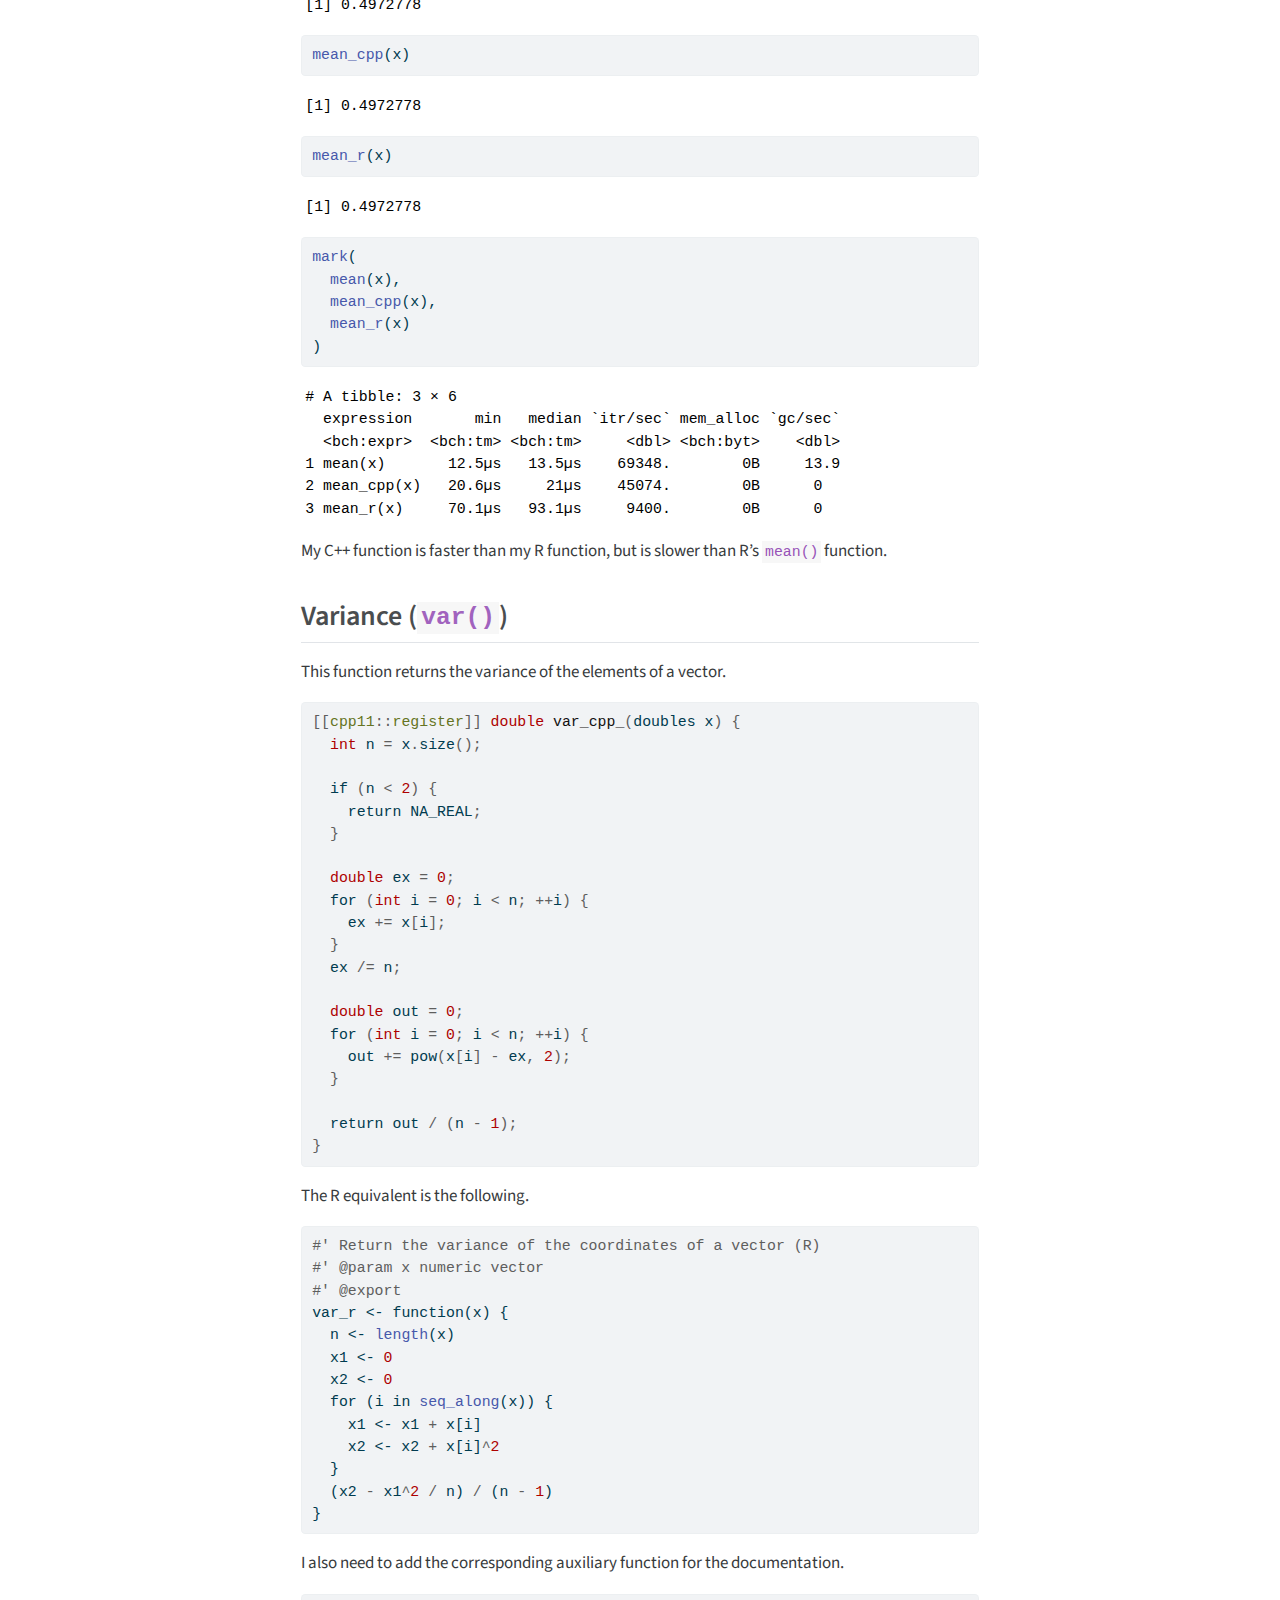
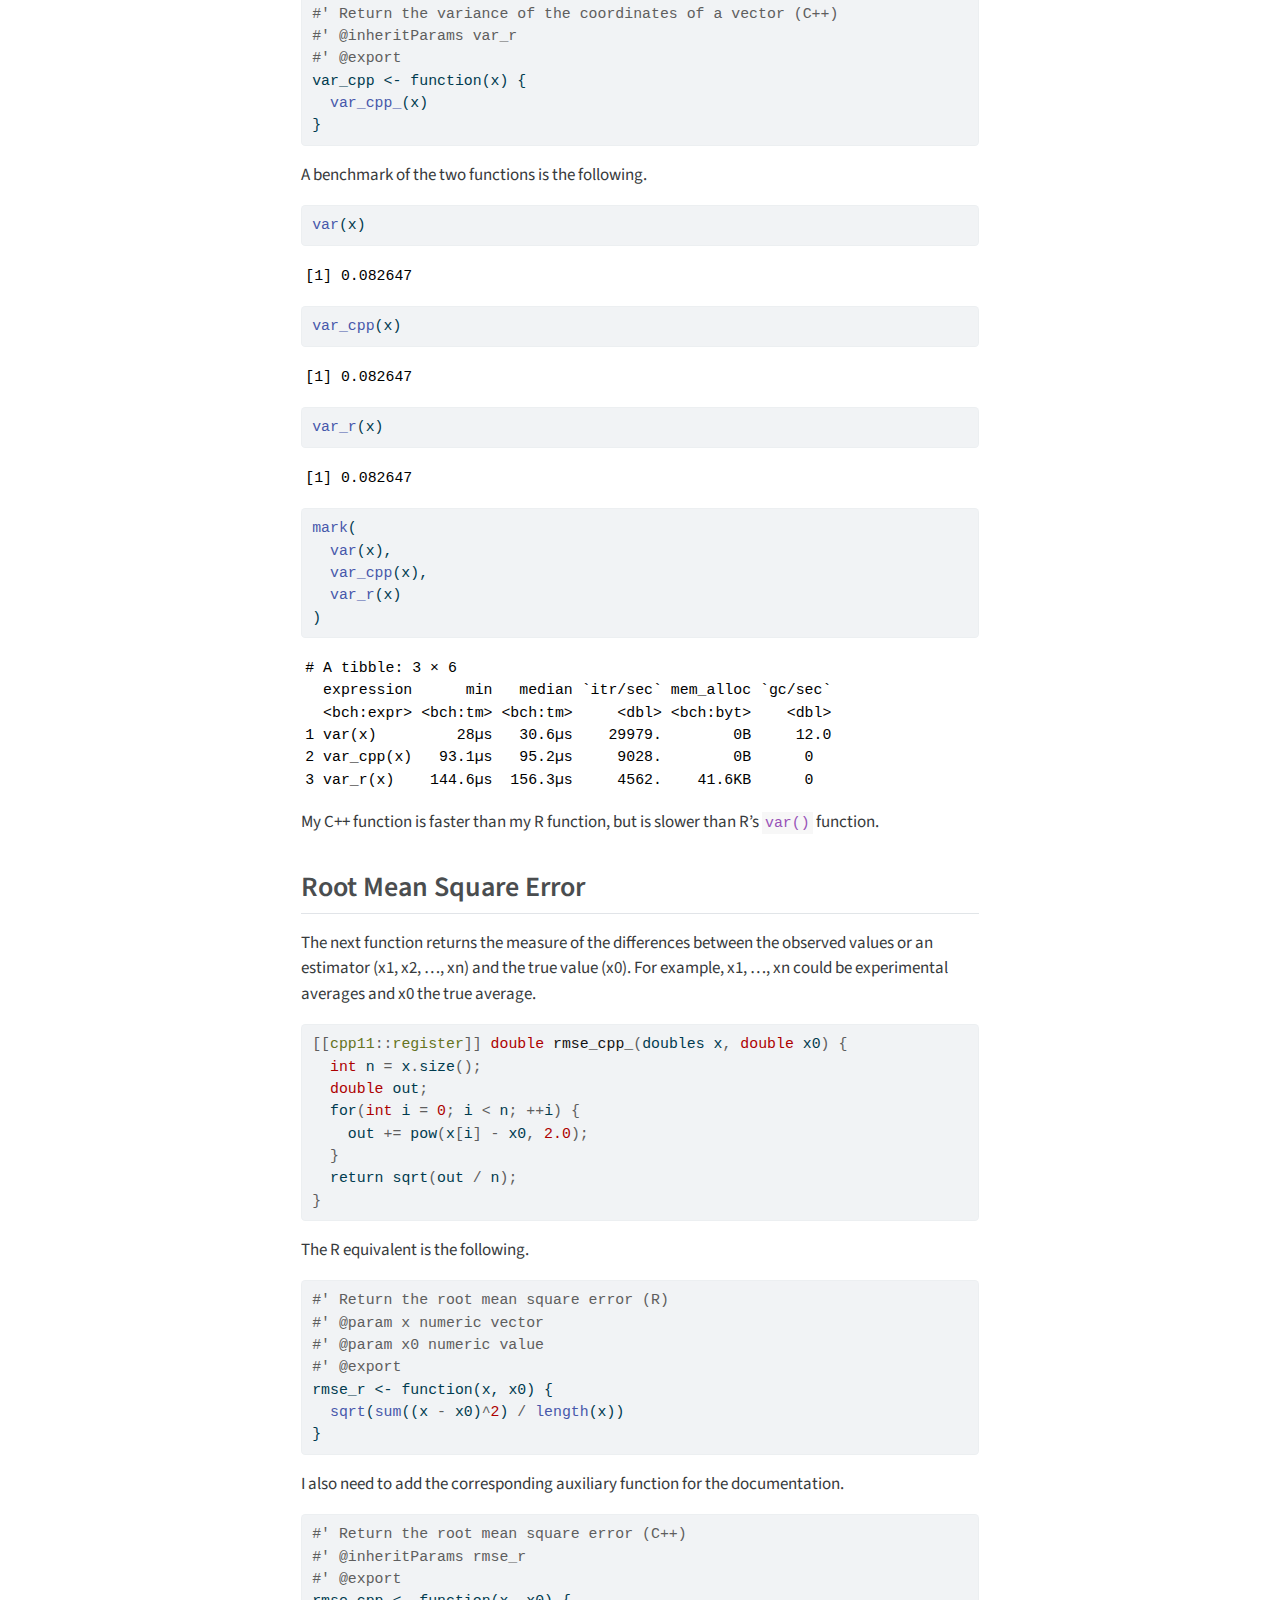
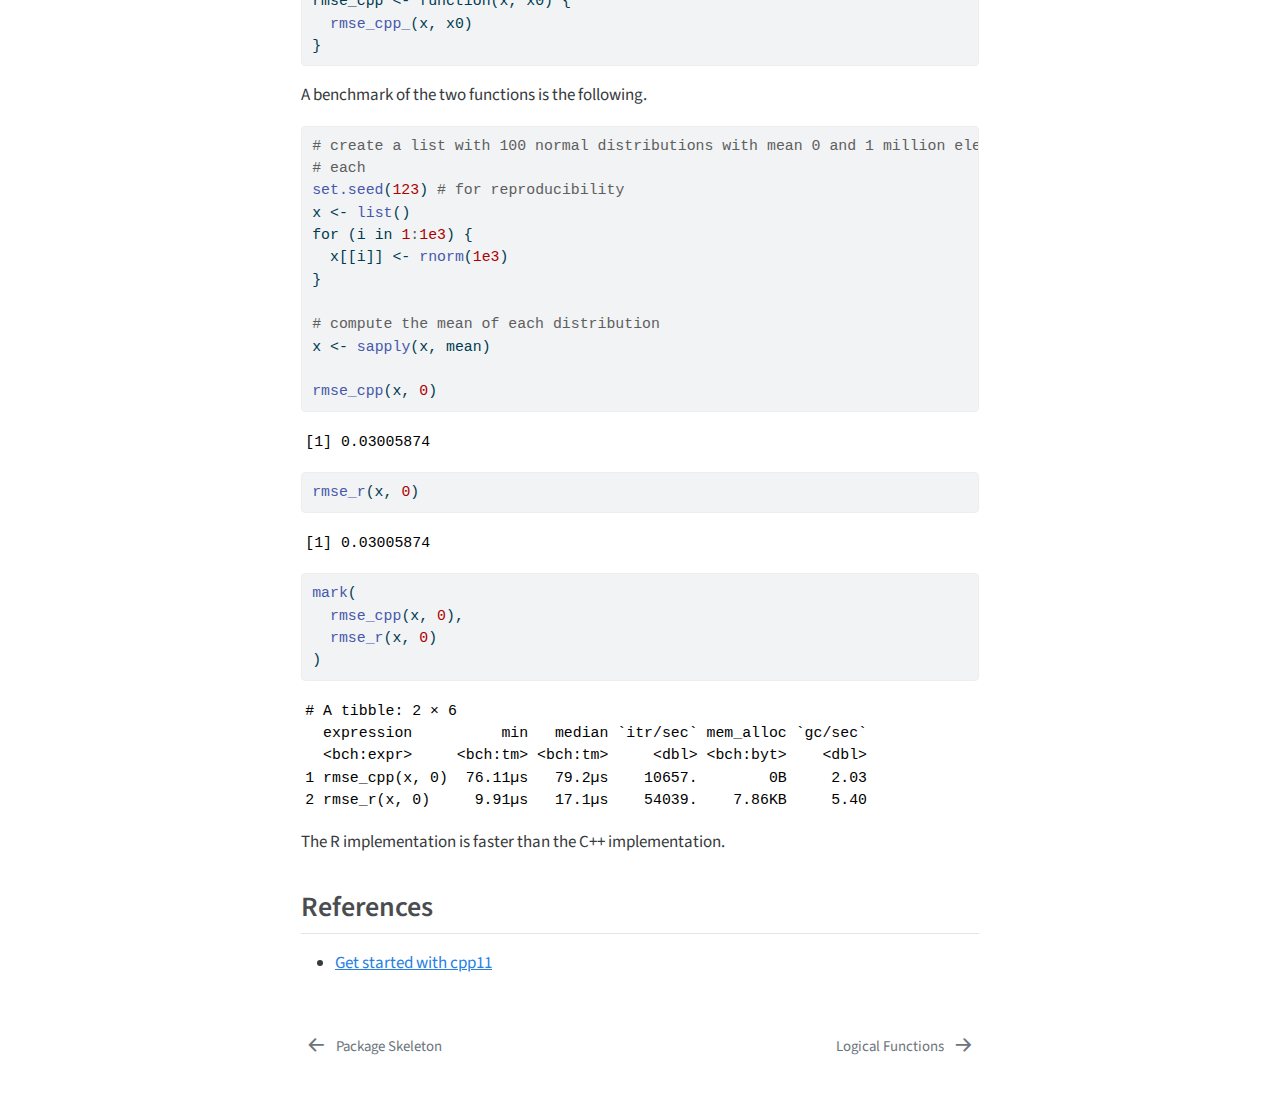
<file: docs/03-statistical-functions.html>
<!DOCTYPE html>
<html xmlns="http://www.w3.org/1999/xhtml" lang="en" xml:lang="en"><head>

<meta charset="utf-8">
<meta name="generator" content="quarto-1.3.433">

<meta name="viewport" content="width=device-width, initial-scale=1.0, user-scalable=yes">


<title>C++ for R Users - Statistical functions</title>
<style>
code{white-space: pre-wrap;}
span.smallcaps{font-variant: small-caps;}
div.columns{display: flex; gap: min(4vw, 1.5em);}
div.column{flex: auto; overflow-x: auto;}
div.hanging-indent{margin-left: 1.5em; text-indent: -1.5em;}
ul.task-list{list-style: none;}
ul.task-list li input[type="checkbox"] {
  width: 0.8em;
  margin: 0 0.8em 0.2em -1em; /* quarto-specific, see https://github.com/quarto-dev/quarto-cli/issues/4556 */ 
  vertical-align: middle;
}
/* CSS for syntax highlighting */
pre > code.sourceCode { white-space: pre; position: relative; }
pre > code.sourceCode > span { display: inline-block; line-height: 1.25; }
pre > code.sourceCode > span:empty { height: 1.2em; }
.sourceCode { overflow: visible; }
code.sourceCode > span { color: inherit; text-decoration: inherit; }
div.sourceCode { margin: 1em 0; }
pre.sourceCode { margin: 0; }
@media screen {
div.sourceCode { overflow: auto; }
}
@media print {
pre > code.sourceCode { white-space: pre-wrap; }
pre > code.sourceCode > span { text-indent: -5em; padding-left: 5em; }
}
pre.numberSource code
  { counter-reset: source-line 0; }
pre.numberSource code > span
  { position: relative; left: -4em; counter-increment: source-line; }
pre.numberSource code > span > a:first-child::before
  { content: counter(source-line);
    position: relative; left: -1em; text-align: right; vertical-align: baseline;
    border: none; display: inline-block;
    -webkit-touch-callout: none; -webkit-user-select: none;
    -khtml-user-select: none; -moz-user-select: none;
    -ms-user-select: none; user-select: none;
    padding: 0 4px; width: 4em;
  }
pre.numberSource { margin-left: 3em;  padding-left: 4px; }
div.sourceCode
  {   }
@media screen {
pre > code.sourceCode > span > a:first-child::before { text-decoration: underline; }
}
</style>


<script src="site_libs/quarto-nav/quarto-nav.js"></script>
<script src="site_libs/quarto-nav/headroom.min.js"></script>
<script src="site_libs/clipboard/clipboard.min.js"></script>
<script src="site_libs/quarto-search/autocomplete.umd.js"></script>
<script src="site_libs/quarto-search/fuse.min.js"></script>
<script src="site_libs/quarto-search/quarto-search.js"></script>
<meta name="quarto:offset" content="./">
<link href="./04-logical-functions.html" rel="next">
<link href="./02-package-skeleton.html" rel="prev">
<script src="site_libs/quarto-html/quarto.js"></script>
<script src="site_libs/quarto-html/popper.min.js"></script>
<script src="site_libs/quarto-html/tippy.umd.min.js"></script>
<script src="site_libs/quarto-html/anchor.min.js"></script>
<link href="site_libs/quarto-html/tippy.css" rel="stylesheet">
<link href="site_libs/quarto-html/quarto-syntax-highlighting.css" rel="stylesheet" id="quarto-text-highlighting-styles">
<script src="site_libs/bootstrap/bootstrap.min.js"></script>
<link href="site_libs/bootstrap/bootstrap-icons.css" rel="stylesheet">
<link href="site_libs/bootstrap/bootstrap.min.css" rel="stylesheet" id="quarto-bootstrap" data-mode="light">
<script id="quarto-search-options" type="application/json">{
  "location": "sidebar",
  "copy-button": false,
  "collapse-after": 3,
  "panel-placement": "start",
  "type": "textbox",
  "limit": 20,
  "language": {
    "search-no-results-text": "No results",
    "search-matching-documents-text": "matching documents",
    "search-copy-link-title": "Copy link to search",
    "search-hide-matches-text": "Hide additional matches",
    "search-more-match-text": "more match in this document",
    "search-more-matches-text": "more matches in this document",
    "search-clear-button-title": "Clear",
    "search-detached-cancel-button-title": "Cancel",
    "search-submit-button-title": "Submit",
    "search-label": "Search"
  }
}</script>


</head>

<body class="nav-sidebar floating">

<div id="quarto-search-results"></div>
  <header id="quarto-header" class="headroom fixed-top">
  <nav class="quarto-secondary-nav">
    <div class="container-fluid d-flex">
      <button type="button" class="quarto-btn-toggle btn" data-bs-toggle="collapse" data-bs-target="#quarto-sidebar,#quarto-sidebar-glass" aria-controls="quarto-sidebar" aria-expanded="false" aria-label="Toggle sidebar navigation" onclick="if (window.quartoToggleHeadroom) { window.quartoToggleHeadroom(); }">
        <i class="bi bi-layout-text-sidebar-reverse"></i>
      </button>
      <nav class="quarto-page-breadcrumbs" aria-label="breadcrumb"><ol class="breadcrumb"><li class="breadcrumb-item"><a href="./03-statistical-functions.html"><span class="chapter-title">Statistical functions</span></a></li></ol></nav>
      <a class="flex-grow-1" role="button" data-bs-toggle="collapse" data-bs-target="#quarto-sidebar,#quarto-sidebar-glass" aria-controls="quarto-sidebar" aria-expanded="false" aria-label="Toggle sidebar navigation" onclick="if (window.quartoToggleHeadroom) { window.quartoToggleHeadroom(); }">      
      </a>
      <button type="button" class="btn quarto-search-button" aria-label="" onclick="window.quartoOpenSearch();">
        <i class="bi bi-search"></i>
      </button>
    </div>
  </nav>
</header>
<!-- content -->
<div id="quarto-content" class="quarto-container page-columns page-rows-contents page-layout-article">
<!-- sidebar -->
  <nav id="quarto-sidebar" class="sidebar collapse collapse-horizontal sidebar-navigation floating overflow-auto">
    <div class="pt-lg-2 mt-2 text-left sidebar-header">
    <div class="sidebar-title mb-0 py-0">
      <a href="./">C++ for R Users</a> 
    </div>
      </div>
        <div class="mt-2 flex-shrink-0 align-items-center">
        <div class="sidebar-search">
        <div id="quarto-search" class="" title="Search"></div>
        </div>
        </div>
    <div class="sidebar-menu-container"> 
    <ul class="list-unstyled mt-1">
        <li class="sidebar-item">
  <div class="sidebar-item-container"> 
  <a href="./index.html" class="sidebar-item-text sidebar-link"><span class="chapter-title">Motivation</span></a>
  </div>
</li>
        <li class="sidebar-item">
  <div class="sidebar-item-container"> 
  <a href="./01-setup.html" class="sidebar-item-text sidebar-link"><span class="chapter-title">Setup</span></a>
  </div>
</li>
        <li class="sidebar-item">
  <div class="sidebar-item-container"> 
  <a href="./02-package-skeleton.html" class="sidebar-item-text sidebar-link"><span class="chapter-title">Package Skeleton</span></a>
  </div>
</li>
        <li class="sidebar-item">
  <div class="sidebar-item-container"> 
  <a href="./03-statistical-functions.html" class="sidebar-item-text sidebar-link active"><span class="chapter-title">Statistical functions</span></a>
  </div>
</li>
        <li class="sidebar-item">
  <div class="sidebar-item-container"> 
  <a href="./04-logical-functions.html" class="sidebar-item-text sidebar-link"><span class="chapter-title">Logical Functions</span></a>
  </div>
</li>
        <li class="sidebar-item">
  <div class="sidebar-item-container"> 
  <a href="./05-rolling-functions.html" class="sidebar-item-text sidebar-link"><span class="chapter-title">Rolling functions</span></a>
  </div>
</li>
        <li class="sidebar-item">
  <div class="sidebar-item-container"> 
  <a href="./06-statistical-functions-2.html" class="sidebar-item-text sidebar-link"><span class="chapter-title">Statistical functions with missing values</span></a>
  </div>
</li>
    </ul>
    </div>
</nav>
<div id="quarto-sidebar-glass" data-bs-toggle="collapse" data-bs-target="#quarto-sidebar,#quarto-sidebar-glass"></div>
<!-- margin-sidebar -->
    <div id="quarto-margin-sidebar" class="sidebar margin-sidebar">
        <nav id="TOC" role="doc-toc" class="toc-active">
    <h2 id="toc-title">Table of contents</h2>
   
  <ul>
  <li><a href="#fair-warning" id="toc-fair-warning" class="nav-link active" data-scroll-target="#fair-warning">Fair warning</a></li>
  <li><a href="#sum-of-vector-elements-sum" id="toc-sum-of-vector-elements-sum" class="nav-link" data-scroll-target="#sum-of-vector-elements-sum">Sum of Vector Elements (<code>sum()</code>)</a></li>
  <li><a href="#arithmetic-mean-mean" id="toc-arithmetic-mean-mean" class="nav-link" data-scroll-target="#arithmetic-mean-mean">Arithmetic Mean (<code>mean()</code>)</a></li>
  <li><a href="#variance-var" id="toc-variance-var" class="nav-link" data-scroll-target="#variance-var">Variance (<code>var()</code>)</a></li>
  <li><a href="#root-mean-square-error" id="toc-root-mean-square-error" class="nav-link" data-scroll-target="#root-mean-square-error">Root Mean Square Error</a></li>
  <li><a href="#references" id="toc-references" class="nav-link" data-scroll-target="#references">References</a></li>
  </ul>
</nav>
    </div>
<!-- main -->
<main class="content" id="quarto-document-content">

<header id="title-block-header" class="quarto-title-block default">
<div class="quarto-title">
<h1 class="title"><span class="chapter-title">Statistical functions</span></h1>
</div>



<div class="quarto-title-meta">

    
  
    
  </div>
  

</header>

<div class="cell">
<div class="cell-output cell-output-stdout">
<pre><code>── R CMD INSTALL ───────────────────────────────────────────────────────────────
* installing *source* package ‘ece244’ ...
** using staged installation
** libs
using C++ compiler: ‘g++ (Ubuntu 11.4.0-1ubuntu1~22.04) 11.4.0’
g++ -I"/usr/share/R/include" -DNDEBUG  -I'/home/pacha/R/x86_64-pc-linux-gnu-library/4.3/cpp11/include'     -fpic  -g -O2 -ffile-prefix-map=/build/r-base-MHXHhT/r-base-4.3.1=. -fstack-protector-strong -Wformat -Werror=format-security -Wdate-time -D_FORTIFY_SOURCE=2  -UNDEBUG -Wall -pedantic -g -O0 -c code.cpp -o code.o
g++ -I"/usr/share/R/include" -DNDEBUG  -I'/home/pacha/R/x86_64-pc-linux-gnu-library/4.3/cpp11/include'     -fpic  -g -O2 -ffile-prefix-map=/build/r-base-MHXHhT/r-base-4.3.1=. -fstack-protector-strong -Wformat -Werror=format-security -Wdate-time -D_FORTIFY_SOURCE=2  -UNDEBUG -Wall -pedantic -g -O0 -c cpp11.cpp -o cpp11.o
g++ -shared -L/usr/lib/R/lib -Wl,-Bsymbolic-functions -flto=auto -ffat-lto-objects -flto=auto -Wl,-z,relro -o ece244.so code.o cpp11.o -L/usr/lib/R/lib -lR
installing to /tmp/RtmplqIZoI/devtools_install_30054506094/00LOCK-cpp-for-r-users/00new/ece244/libs
** checking absolute paths in shared objects and dynamic libraries
* DONE (ece244)</code></pre>
</div>
</div>
<section id="fair-warning" class="level2">
<h2 class="anchored" data-anchor-id="fair-warning">Fair warning</h2>
<p>These functions ignore <code>NA</code> values. These are altered in the 6th chapter of these notes.</p>
</section>
<section id="sum-of-vector-elements-sum" class="level2">
<h2 class="anchored" data-anchor-id="sum-of-vector-elements-sum">Sum of Vector Elements (<code>sum()</code>)</h2>
<p>I know R provides the <code>sum()</code> function, but I want to create this function just for the sake of the example.</p>
<p>The following function returns the sum of the elements of a vector.</p>
<div class="sourceCode" id="cb2"><pre class="sourceCode cpp code-with-copy"><code class="sourceCode cpp"><span id="cb2-1"><a href="#cb2-1" aria-hidden="true" tabindex="-1"></a><span class="op">[[</span><span class="at">cpp11</span><span class="op">::</span><span class="at">register</span><span class="op">]]</span> <span class="dt">double</span> <span class="va">sum_cpp_</span><span class="op">(</span>doubles x<span class="op">)</span> <span class="op">{</span></span>
<span id="cb2-2"><a href="#cb2-2" aria-hidden="true" tabindex="-1"></a>  <span class="dt">int</span> n <span class="op">=</span> x<span class="op">.</span>size<span class="op">();</span></span>
<span id="cb2-3"><a href="#cb2-3" aria-hidden="true" tabindex="-1"></a>  <span class="dt">double</span> total <span class="op">=</span> <span class="dv">0</span><span class="op">;</span></span>
<span id="cb2-4"><a href="#cb2-4" aria-hidden="true" tabindex="-1"></a>  <span class="cf">for</span><span class="op">(</span><span class="dt">int</span> i <span class="op">=</span> <span class="dv">0</span><span class="op">;</span> i <span class="op">&lt;</span> n<span class="op">;</span> <span class="op">++</span>i<span class="op">)</span> <span class="op">{</span></span>
<span id="cb2-5"><a href="#cb2-5" aria-hidden="true" tabindex="-1"></a>    total <span class="op">+=</span> x<span class="op">[</span>i<span class="op">];</span></span>
<span id="cb2-6"><a href="#cb2-6" aria-hidden="true" tabindex="-1"></a>  <span class="op">}</span></span>
<span id="cb2-7"><a href="#cb2-7" aria-hidden="true" tabindex="-1"></a>  <span class="cf">return</span> total<span class="op">;</span></span>
<span id="cb2-8"><a href="#cb2-8" aria-hidden="true" tabindex="-1"></a><span class="op">}</span></span></code><button title="Copy to Clipboard" class="code-copy-button"><i class="bi"></i></button></pre></div>
<p>The R equivalent is the following.</p>
<div class="sourceCode" id="cb3"><pre class="sourceCode r code-with-copy"><code class="sourceCode r"><span id="cb3-1"><a href="#cb3-1" aria-hidden="true" tabindex="-1"></a><span class="co">#' Return the sum of the coordinates of a vector (R)</span></span>
<span id="cb3-2"><a href="#cb3-2" aria-hidden="true" tabindex="-1"></a><span class="co">#' @param x numeric vector</span></span>
<span id="cb3-3"><a href="#cb3-3" aria-hidden="true" tabindex="-1"></a><span class="co">#' @export</span></span>
<span id="cb3-4"><a href="#cb3-4" aria-hidden="true" tabindex="-1"></a>sum_r <span class="ot">&lt;-</span> <span class="cf">function</span>(x) {</span>
<span id="cb3-5"><a href="#cb3-5" aria-hidden="true" tabindex="-1"></a>  total <span class="ot">&lt;-</span> <span class="dv">0</span></span>
<span id="cb3-6"><a href="#cb3-6" aria-hidden="true" tabindex="-1"></a>  <span class="cf">for</span> (i <span class="cf">in</span> <span class="fu">seq_along</span>(x)) {</span>
<span id="cb3-7"><a href="#cb3-7" aria-hidden="true" tabindex="-1"></a>    total <span class="ot">&lt;-</span> total <span class="sc">+</span> x[i]</span>
<span id="cb3-8"><a href="#cb3-8" aria-hidden="true" tabindex="-1"></a>  }</span>
<span id="cb3-9"><a href="#cb3-9" aria-hidden="true" tabindex="-1"></a>  total</span>
<span id="cb3-10"><a href="#cb3-10" aria-hidden="true" tabindex="-1"></a>}</span></code><button title="Copy to Clipboard" class="code-copy-button"><i class="bi"></i></button></pre></div>
<p>I also have to add the corresponding auxiliary function for the documentation.</p>
<div class="sourceCode" id="cb4"><pre class="sourceCode r code-with-copy"><code class="sourceCode r"><span id="cb4-1"><a href="#cb4-1" aria-hidden="true" tabindex="-1"></a><span class="co">#' Return the sum of the coordinates of a vector (C++)</span></span>
<span id="cb4-2"><a href="#cb4-2" aria-hidden="true" tabindex="-1"></a><span class="co">#' @inheritParams sum_r</span></span>
<span id="cb4-3"><a href="#cb4-3" aria-hidden="true" tabindex="-1"></a><span class="co">#' @export</span></span>
<span id="cb4-4"><a href="#cb4-4" aria-hidden="true" tabindex="-1"></a>sum_cpp <span class="ot">&lt;-</span> <span class="cf">function</span>(x) {</span>
<span id="cb4-5"><a href="#cb4-5" aria-hidden="true" tabindex="-1"></a>  <span class="fu">sum_cpp_</span>(x)</span>
<span id="cb4-6"><a href="#cb4-6" aria-hidden="true" tabindex="-1"></a>}</span></code><button title="Copy to Clipboard" class="code-copy-button"><i class="bi"></i></button></pre></div>
<p>To test, I run the following lines in the R console.</p>
<div class="cell">
<div class="sourceCode cell-code" id="cb5"><pre class="sourceCode r code-with-copy"><code class="sourceCode r"><span id="cb5-1"><a href="#cb5-1" aria-hidden="true" tabindex="-1"></a><span class="fu">set.seed</span>(<span class="dv">123</span>) <span class="co"># for reproducibility</span></span>
<span id="cb5-2"><a href="#cb5-2" aria-hidden="true" tabindex="-1"></a>x <span class="ot">&lt;-</span> <span class="fu">runif</span>(<span class="fl">1e3</span>) <span class="co"># 1,000,000 elements</span></span>
<span id="cb5-3"><a href="#cb5-3" aria-hidden="true" tabindex="-1"></a></span>
<span id="cb5-4"><a href="#cb5-4" aria-hidden="true" tabindex="-1"></a><span class="fu">sum</span>(x)</span></code><button title="Copy to Clipboard" class="code-copy-button"><i class="bi"></i></button></pre></div>
<div class="cell-output cell-output-stdout">
<pre><code>[1] 497.2778</code></pre>
</div>
<div class="sourceCode cell-code" id="cb7"><pre class="sourceCode r code-with-copy"><code class="sourceCode r"><span id="cb7-1"><a href="#cb7-1" aria-hidden="true" tabindex="-1"></a><span class="fu">sum_cpp</span>(x)</span></code><button title="Copy to Clipboard" class="code-copy-button"><i class="bi"></i></button></pre></div>
<div class="cell-output cell-output-stdout">
<pre><code>[1] 497.2778</code></pre>
</div>
<div class="sourceCode cell-code" id="cb9"><pre class="sourceCode r code-with-copy"><code class="sourceCode r"><span id="cb9-1"><a href="#cb9-1" aria-hidden="true" tabindex="-1"></a><span class="fu">sum_r</span>(x)</span></code><button title="Copy to Clipboard" class="code-copy-button"><i class="bi"></i></button></pre></div>
<div class="cell-output cell-output-stdout">
<pre><code>[1] 497.2778</code></pre>
</div>
<div class="sourceCode cell-code" id="cb11"><pre class="sourceCode r code-with-copy"><code class="sourceCode r"><span id="cb11-1"><a href="#cb11-1" aria-hidden="true" tabindex="-1"></a><span class="fu">mark</span>(</span>
<span id="cb11-2"><a href="#cb11-2" aria-hidden="true" tabindex="-1"></a>  <span class="fu">sum</span>(x),</span>
<span id="cb11-3"><a href="#cb11-3" aria-hidden="true" tabindex="-1"></a>  <span class="fu">sum_cpp</span>(x),</span>
<span id="cb11-4"><a href="#cb11-4" aria-hidden="true" tabindex="-1"></a>  <span class="fu">sum_r</span>(x)</span>
<span id="cb11-5"><a href="#cb11-5" aria-hidden="true" tabindex="-1"></a>)</span></code><button title="Copy to Clipboard" class="code-copy-button"><i class="bi"></i></button></pre></div>
<div class="cell-output cell-output-stdout">
<pre><code># A tibble: 3 × 6
  expression      min   median `itr/sec` mem_alloc `gc/sec`
  &lt;bch:expr&gt; &lt;bch:tm&gt; &lt;bch:tm&gt;     &lt;dbl&gt; &lt;bch:byt&gt;    &lt;dbl&gt;
1 sum(x)        3.3µs   3.34µs   277682.        0B     0   
2 sum_cpp(x)   20.7µs  31.93µs    31363.        0B     3.14
3 sum_r(x)     68.5µs  70.94µs    11882.    18.7KB     0   </code></pre>
</div>
</div>
<p>This is not computationally efficient (i.e., see the median time, which is median execution time for repeated runs), which is fine because the purpose of this example is to show how to create a package with C++ code. The code optimizations were deactived in the <code>Makevars</code> file and the improvements to the code will come later.</p>
</section>
<section id="arithmetic-mean-mean" class="level2">
<h2 class="anchored" data-anchor-id="arithmetic-mean-mean">Arithmetic Mean (<code>mean()</code>)</h2>
<p>This function returns the average (or mean) of the elements of a vector.</p>
<div class="sourceCode" id="cb13"><pre class="sourceCode cpp code-with-copy"><code class="sourceCode cpp"><span id="cb13-1"><a href="#cb13-1" aria-hidden="true" tabindex="-1"></a><span class="op">[[</span><span class="at">cpp11</span><span class="op">::</span><span class="at">register</span><span class="op">]]</span> <span class="dt">double</span> <span class="va">mean_cpp_</span><span class="op">(</span>doubles x<span class="op">)</span> <span class="op">{</span></span>
<span id="cb13-2"><a href="#cb13-2" aria-hidden="true" tabindex="-1"></a>  <span class="dt">int</span> n <span class="op">=</span> x<span class="op">.</span>size<span class="op">();</span></span>
<span id="cb13-3"><a href="#cb13-3" aria-hidden="true" tabindex="-1"></a>  <span class="dt">double</span> y <span class="op">=</span> <span class="dv">0</span><span class="op">;</span></span>
<span id="cb13-4"><a href="#cb13-4" aria-hidden="true" tabindex="-1"></a></span>
<span id="cb13-5"><a href="#cb13-5" aria-hidden="true" tabindex="-1"></a>  <span class="cf">for</span><span class="op">(</span><span class="dt">int</span> i <span class="op">=</span> <span class="dv">0</span><span class="op">;</span> i <span class="op">&lt;</span> n<span class="op">;</span> <span class="op">++</span>i<span class="op">)</span> <span class="op">{</span></span>
<span id="cb13-6"><a href="#cb13-6" aria-hidden="true" tabindex="-1"></a>    <span class="co">// y += x[i] / n;</span></span>
<span id="cb13-7"><a href="#cb13-7" aria-hidden="true" tabindex="-1"></a>    <span class="co">// replace N divisions with 1 division at the end</span></span>
<span id="cb13-8"><a href="#cb13-8" aria-hidden="true" tabindex="-1"></a>    y <span class="op">+=</span> x<span class="op">[</span>i<span class="op">];</span></span>
<span id="cb13-9"><a href="#cb13-9" aria-hidden="true" tabindex="-1"></a>  <span class="op">}</span></span>
<span id="cb13-10"><a href="#cb13-10" aria-hidden="true" tabindex="-1"></a>  </span>
<span id="cb13-11"><a href="#cb13-11" aria-hidden="true" tabindex="-1"></a>  <span class="co">// return y;</span></span>
<span id="cb13-12"><a href="#cb13-12" aria-hidden="true" tabindex="-1"></a>    <span class="cf">return</span> y <span class="op">/</span> n<span class="op">;</span></span>
<span id="cb13-13"><a href="#cb13-13" aria-hidden="true" tabindex="-1"></a><span class="op">}</span></span></code><button title="Copy to Clipboard" class="code-copy-button"><i class="bi"></i></button></pre></div>
<p>The R equivalent is the following.</p>
<div class="sourceCode" id="cb14"><pre class="sourceCode r code-with-copy"><code class="sourceCode r"><span id="cb14-1"><a href="#cb14-1" aria-hidden="true" tabindex="-1"></a><span class="co">#' Return the mean of the coordinates of a vector (R)</span></span>
<span id="cb14-2"><a href="#cb14-2" aria-hidden="true" tabindex="-1"></a><span class="co">#' @param x numeric vector</span></span>
<span id="cb14-3"><a href="#cb14-3" aria-hidden="true" tabindex="-1"></a><span class="co">#' @export</span></span>
<span id="cb14-4"><a href="#cb14-4" aria-hidden="true" tabindex="-1"></a>mean_r <span class="ot">&lt;-</span> <span class="cf">function</span>(x) {</span>
<span id="cb14-5"><a href="#cb14-5" aria-hidden="true" tabindex="-1"></a>  <span class="fu">sum_r</span>(x) <span class="sc">/</span> <span class="fu">length</span>(x)</span>
<span id="cb14-6"><a href="#cb14-6" aria-hidden="true" tabindex="-1"></a>}</span></code><button title="Copy to Clipboard" class="code-copy-button"><i class="bi"></i></button></pre></div>
<p>I also need to add the corresponding auxiliary function for the documentation.</p>
<div class="sourceCode" id="cb15"><pre class="sourceCode r code-with-copy"><code class="sourceCode r"><span id="cb15-1"><a href="#cb15-1" aria-hidden="true" tabindex="-1"></a><span class="co">#' Return the mean of the coordinates of a vector (C++)</span></span>
<span id="cb15-2"><a href="#cb15-2" aria-hidden="true" tabindex="-1"></a><span class="co">#' @inheritParams mean_r</span></span>
<span id="cb15-3"><a href="#cb15-3" aria-hidden="true" tabindex="-1"></a><span class="co">#' @export</span></span>
<span id="cb15-4"><a href="#cb15-4" aria-hidden="true" tabindex="-1"></a>mean_cpp <span class="ot">&lt;-</span> <span class="cf">function</span>(x) {</span>
<span id="cb15-5"><a href="#cb15-5" aria-hidden="true" tabindex="-1"></a>  <span class="fu">mean_cpp_</span>(x)</span>
<span id="cb15-6"><a href="#cb15-6" aria-hidden="true" tabindex="-1"></a>}</span></code><button title="Copy to Clipboard" class="code-copy-button"><i class="bi"></i></button></pre></div>
<p>A benchmark of the two functions is the following.</p>
<div class="cell">
<div class="sourceCode cell-code" id="cb16"><pre class="sourceCode r code-with-copy"><code class="sourceCode r"><span id="cb16-1"><a href="#cb16-1" aria-hidden="true" tabindex="-1"></a><span class="fu">mean</span>(x)</span></code><button title="Copy to Clipboard" class="code-copy-button"><i class="bi"></i></button></pre></div>
<div class="cell-output cell-output-stdout">
<pre><code>[1] 0.4972778</code></pre>
</div>
<div class="sourceCode cell-code" id="cb18"><pre class="sourceCode r code-with-copy"><code class="sourceCode r"><span id="cb18-1"><a href="#cb18-1" aria-hidden="true" tabindex="-1"></a><span class="fu">mean_cpp</span>(x)</span></code><button title="Copy to Clipboard" class="code-copy-button"><i class="bi"></i></button></pre></div>
<div class="cell-output cell-output-stdout">
<pre><code>[1] 0.4972778</code></pre>
</div>
<div class="sourceCode cell-code" id="cb20"><pre class="sourceCode r code-with-copy"><code class="sourceCode r"><span id="cb20-1"><a href="#cb20-1" aria-hidden="true" tabindex="-1"></a><span class="fu">mean_r</span>(x)</span></code><button title="Copy to Clipboard" class="code-copy-button"><i class="bi"></i></button></pre></div>
<div class="cell-output cell-output-stdout">
<pre><code>[1] 0.4972778</code></pre>
</div>
<div class="sourceCode cell-code" id="cb22"><pre class="sourceCode r code-with-copy"><code class="sourceCode r"><span id="cb22-1"><a href="#cb22-1" aria-hidden="true" tabindex="-1"></a><span class="fu">mark</span>(</span>
<span id="cb22-2"><a href="#cb22-2" aria-hidden="true" tabindex="-1"></a>  <span class="fu">mean</span>(x),</span>
<span id="cb22-3"><a href="#cb22-3" aria-hidden="true" tabindex="-1"></a>  <span class="fu">mean_cpp</span>(x),</span>
<span id="cb22-4"><a href="#cb22-4" aria-hidden="true" tabindex="-1"></a>  <span class="fu">mean_r</span>(x)</span>
<span id="cb22-5"><a href="#cb22-5" aria-hidden="true" tabindex="-1"></a>)</span></code><button title="Copy to Clipboard" class="code-copy-button"><i class="bi"></i></button></pre></div>
<div class="cell-output cell-output-stdout">
<pre><code># A tibble: 3 × 6
  expression       min   median `itr/sec` mem_alloc `gc/sec`
  &lt;bch:expr&gt;  &lt;bch:tm&gt; &lt;bch:tm&gt;     &lt;dbl&gt; &lt;bch:byt&gt;    &lt;dbl&gt;
1 mean(x)       12.5µs   13.5µs    69348.        0B     13.9
2 mean_cpp(x)   20.6µs     21µs    45074.        0B      0  
3 mean_r(x)     70.1µs   93.1µs     9400.        0B      0  </code></pre>
</div>
</div>
<p>My C++ function is faster than my R function, but is slower than R’s <code>mean()</code> function.</p>
</section>
<section id="variance-var" class="level2">
<h2 class="anchored" data-anchor-id="variance-var">Variance (<code>var()</code>)</h2>
<p>This function returns the variance of the elements of a vector.</p>
<div class="sourceCode" id="cb24"><pre class="sourceCode cpp code-with-copy"><code class="sourceCode cpp"><span id="cb24-1"><a href="#cb24-1" aria-hidden="true" tabindex="-1"></a><span class="op">[[</span><span class="at">cpp11</span><span class="op">::</span><span class="at">register</span><span class="op">]]</span> <span class="dt">double</span> <span class="va">var_cpp_</span><span class="op">(</span>doubles x<span class="op">)</span> <span class="op">{</span></span>
<span id="cb24-2"><a href="#cb24-2" aria-hidden="true" tabindex="-1"></a>  <span class="dt">int</span> n <span class="op">=</span> x<span class="op">.</span>size<span class="op">();</span></span>
<span id="cb24-3"><a href="#cb24-3" aria-hidden="true" tabindex="-1"></a></span>
<span id="cb24-4"><a href="#cb24-4" aria-hidden="true" tabindex="-1"></a>  <span class="cf">if</span> <span class="op">(</span>n <span class="op">&lt;</span> <span class="dv">2</span><span class="op">)</span> <span class="op">{</span></span>
<span id="cb24-5"><a href="#cb24-5" aria-hidden="true" tabindex="-1"></a>    <span class="cf">return</span> NA_REAL<span class="op">;</span></span>
<span id="cb24-6"><a href="#cb24-6" aria-hidden="true" tabindex="-1"></a>  <span class="op">}</span></span>
<span id="cb24-7"><a href="#cb24-7" aria-hidden="true" tabindex="-1"></a></span>
<span id="cb24-8"><a href="#cb24-8" aria-hidden="true" tabindex="-1"></a>  <span class="dt">double</span> ex <span class="op">=</span> <span class="dv">0</span><span class="op">;</span></span>
<span id="cb24-9"><a href="#cb24-9" aria-hidden="true" tabindex="-1"></a>  <span class="cf">for</span> <span class="op">(</span><span class="dt">int</span> i <span class="op">=</span> <span class="dv">0</span><span class="op">;</span> i <span class="op">&lt;</span> n<span class="op">;</span> <span class="op">++</span>i<span class="op">)</span> <span class="op">{</span></span>
<span id="cb24-10"><a href="#cb24-10" aria-hidden="true" tabindex="-1"></a>    ex <span class="op">+=</span> x<span class="op">[</span>i<span class="op">];</span></span>
<span id="cb24-11"><a href="#cb24-11" aria-hidden="true" tabindex="-1"></a>  <span class="op">}</span></span>
<span id="cb24-12"><a href="#cb24-12" aria-hidden="true" tabindex="-1"></a>  ex <span class="op">/=</span> n<span class="op">;</span></span>
<span id="cb24-13"><a href="#cb24-13" aria-hidden="true" tabindex="-1"></a></span>
<span id="cb24-14"><a href="#cb24-14" aria-hidden="true" tabindex="-1"></a>  <span class="dt">double</span> out <span class="op">=</span> <span class="dv">0</span><span class="op">;</span></span>
<span id="cb24-15"><a href="#cb24-15" aria-hidden="true" tabindex="-1"></a>  <span class="cf">for</span> <span class="op">(</span><span class="dt">int</span> i <span class="op">=</span> <span class="dv">0</span><span class="op">;</span> i <span class="op">&lt;</span> n<span class="op">;</span> <span class="op">++</span>i<span class="op">)</span> <span class="op">{</span></span>
<span id="cb24-16"><a href="#cb24-16" aria-hidden="true" tabindex="-1"></a>    out <span class="op">+=</span> pow<span class="op">(</span>x<span class="op">[</span>i<span class="op">]</span> <span class="op">-</span> ex<span class="op">,</span> <span class="dv">2</span><span class="op">);</span></span>
<span id="cb24-17"><a href="#cb24-17" aria-hidden="true" tabindex="-1"></a>  <span class="op">}</span></span>
<span id="cb24-18"><a href="#cb24-18" aria-hidden="true" tabindex="-1"></a></span>
<span id="cb24-19"><a href="#cb24-19" aria-hidden="true" tabindex="-1"></a>  <span class="cf">return</span> out <span class="op">/</span> <span class="op">(</span>n <span class="op">-</span> <span class="dv">1</span><span class="op">);</span></span>
<span id="cb24-20"><a href="#cb24-20" aria-hidden="true" tabindex="-1"></a><span class="op">}</span></span></code><button title="Copy to Clipboard" class="code-copy-button"><i class="bi"></i></button></pre></div>
<p>The R equivalent is the following.</p>
<div class="sourceCode" id="cb25"><pre class="sourceCode r code-with-copy"><code class="sourceCode r"><span id="cb25-1"><a href="#cb25-1" aria-hidden="true" tabindex="-1"></a><span class="co">#' Return the variance of the coordinates of a vector (R)</span></span>
<span id="cb25-2"><a href="#cb25-2" aria-hidden="true" tabindex="-1"></a><span class="co">#' @param x numeric vector</span></span>
<span id="cb25-3"><a href="#cb25-3" aria-hidden="true" tabindex="-1"></a><span class="co">#' @export</span></span>
<span id="cb25-4"><a href="#cb25-4" aria-hidden="true" tabindex="-1"></a>var_r <span class="ot">&lt;-</span> <span class="cf">function</span>(x) {</span>
<span id="cb25-5"><a href="#cb25-5" aria-hidden="true" tabindex="-1"></a>  n <span class="ot">&lt;-</span> <span class="fu">length</span>(x)</span>
<span id="cb25-6"><a href="#cb25-6" aria-hidden="true" tabindex="-1"></a>  x1 <span class="ot">&lt;-</span> <span class="dv">0</span></span>
<span id="cb25-7"><a href="#cb25-7" aria-hidden="true" tabindex="-1"></a>  x2 <span class="ot">&lt;-</span> <span class="dv">0</span></span>
<span id="cb25-8"><a href="#cb25-8" aria-hidden="true" tabindex="-1"></a>  <span class="cf">for</span> (i <span class="cf">in</span> <span class="fu">seq_along</span>(x)) {</span>
<span id="cb25-9"><a href="#cb25-9" aria-hidden="true" tabindex="-1"></a>    x1 <span class="ot">&lt;-</span> x1 <span class="sc">+</span> x[i]</span>
<span id="cb25-10"><a href="#cb25-10" aria-hidden="true" tabindex="-1"></a>    x2 <span class="ot">&lt;-</span> x2 <span class="sc">+</span> x[i]<span class="sc">^</span><span class="dv">2</span></span>
<span id="cb25-11"><a href="#cb25-11" aria-hidden="true" tabindex="-1"></a>  }</span>
<span id="cb25-12"><a href="#cb25-12" aria-hidden="true" tabindex="-1"></a>  (x2 <span class="sc">-</span> x1<span class="sc">^</span><span class="dv">2</span> <span class="sc">/</span> n) <span class="sc">/</span> (n <span class="sc">-</span> <span class="dv">1</span>)</span>
<span id="cb25-13"><a href="#cb25-13" aria-hidden="true" tabindex="-1"></a>}</span></code><button title="Copy to Clipboard" class="code-copy-button"><i class="bi"></i></button></pre></div>
<p>I also need to add the corresponding auxiliary function for the documentation.</p>
<div class="sourceCode" id="cb26"><pre class="sourceCode r code-with-copy"><code class="sourceCode r"><span id="cb26-1"><a href="#cb26-1" aria-hidden="true" tabindex="-1"></a><span class="co">#' Return the variance of the coordinates of a vector (C++)</span></span>
<span id="cb26-2"><a href="#cb26-2" aria-hidden="true" tabindex="-1"></a><span class="co">#' @inheritParams var_r</span></span>
<span id="cb26-3"><a href="#cb26-3" aria-hidden="true" tabindex="-1"></a><span class="co">#' @export</span></span>
<span id="cb26-4"><a href="#cb26-4" aria-hidden="true" tabindex="-1"></a>var_cpp <span class="ot">&lt;-</span> <span class="cf">function</span>(x) {</span>
<span id="cb26-5"><a href="#cb26-5" aria-hidden="true" tabindex="-1"></a>  <span class="fu">var_cpp_</span>(x)</span>
<span id="cb26-6"><a href="#cb26-6" aria-hidden="true" tabindex="-1"></a>}</span></code><button title="Copy to Clipboard" class="code-copy-button"><i class="bi"></i></button></pre></div>
<p>A benchmark of the two functions is the following.</p>
<div class="cell">
<div class="sourceCode cell-code" id="cb27"><pre class="sourceCode r code-with-copy"><code class="sourceCode r"><span id="cb27-1"><a href="#cb27-1" aria-hidden="true" tabindex="-1"></a><span class="fu">var</span>(x)</span></code><button title="Copy to Clipboard" class="code-copy-button"><i class="bi"></i></button></pre></div>
<div class="cell-output cell-output-stdout">
<pre><code>[1] 0.082647</code></pre>
</div>
<div class="sourceCode cell-code" id="cb29"><pre class="sourceCode r code-with-copy"><code class="sourceCode r"><span id="cb29-1"><a href="#cb29-1" aria-hidden="true" tabindex="-1"></a><span class="fu">var_cpp</span>(x)</span></code><button title="Copy to Clipboard" class="code-copy-button"><i class="bi"></i></button></pre></div>
<div class="cell-output cell-output-stdout">
<pre><code>[1] 0.082647</code></pre>
</div>
<div class="sourceCode cell-code" id="cb31"><pre class="sourceCode r code-with-copy"><code class="sourceCode r"><span id="cb31-1"><a href="#cb31-1" aria-hidden="true" tabindex="-1"></a><span class="fu">var_r</span>(x)</span></code><button title="Copy to Clipboard" class="code-copy-button"><i class="bi"></i></button></pre></div>
<div class="cell-output cell-output-stdout">
<pre><code>[1] 0.082647</code></pre>
</div>
<div class="sourceCode cell-code" id="cb33"><pre class="sourceCode r code-with-copy"><code class="sourceCode r"><span id="cb33-1"><a href="#cb33-1" aria-hidden="true" tabindex="-1"></a><span class="fu">mark</span>(</span>
<span id="cb33-2"><a href="#cb33-2" aria-hidden="true" tabindex="-1"></a>  <span class="fu">var</span>(x),</span>
<span id="cb33-3"><a href="#cb33-3" aria-hidden="true" tabindex="-1"></a>  <span class="fu">var_cpp</span>(x),</span>
<span id="cb33-4"><a href="#cb33-4" aria-hidden="true" tabindex="-1"></a>  <span class="fu">var_r</span>(x)</span>
<span id="cb33-5"><a href="#cb33-5" aria-hidden="true" tabindex="-1"></a>)</span></code><button title="Copy to Clipboard" class="code-copy-button"><i class="bi"></i></button></pre></div>
<div class="cell-output cell-output-stdout">
<pre><code># A tibble: 3 × 6
  expression      min   median `itr/sec` mem_alloc `gc/sec`
  &lt;bch:expr&gt; &lt;bch:tm&gt; &lt;bch:tm&gt;     &lt;dbl&gt; &lt;bch:byt&gt;    &lt;dbl&gt;
1 var(x)         28µs   30.6µs    29979.        0B     12.0
2 var_cpp(x)   93.1µs   95.2µs     9028.        0B      0  
3 var_r(x)    144.6µs  156.3µs     4562.    41.6KB      0  </code></pre>
</div>
</div>
<p>My C++ function is faster than my R function, but is slower than R’s <code>var()</code> function.</p>
</section>
<section id="root-mean-square-error" class="level2">
<h2 class="anchored" data-anchor-id="root-mean-square-error">Root Mean Square Error</h2>
<p>The next function returns the measure of the differences between the observed values or an estimator (x1, x2, …, xn) and the true value (x0). For example, x1, …, xn could be experimental averages and x0 the true average.</p>
<div class="sourceCode" id="cb35"><pre class="sourceCode cpp code-with-copy"><code class="sourceCode cpp"><span id="cb35-1"><a href="#cb35-1" aria-hidden="true" tabindex="-1"></a><span class="op">[[</span><span class="at">cpp11</span><span class="op">::</span><span class="at">register</span><span class="op">]]</span> <span class="dt">double</span> <span class="va">rmse_cpp_</span><span class="op">(</span>doubles x<span class="op">,</span> <span class="dt">double</span> x0<span class="op">)</span> <span class="op">{</span></span>
<span id="cb35-2"><a href="#cb35-2" aria-hidden="true" tabindex="-1"></a>  <span class="dt">int</span> n <span class="op">=</span> x<span class="op">.</span>size<span class="op">();</span></span>
<span id="cb35-3"><a href="#cb35-3" aria-hidden="true" tabindex="-1"></a>  <span class="dt">double</span> out<span class="op">;</span></span>
<span id="cb35-4"><a href="#cb35-4" aria-hidden="true" tabindex="-1"></a>  <span class="cf">for</span><span class="op">(</span><span class="dt">int</span> i <span class="op">=</span> <span class="dv">0</span><span class="op">;</span> i <span class="op">&lt;</span> n<span class="op">;</span> <span class="op">++</span>i<span class="op">)</span> <span class="op">{</span></span>
<span id="cb35-5"><a href="#cb35-5" aria-hidden="true" tabindex="-1"></a>    out <span class="op">+=</span> pow<span class="op">(</span>x<span class="op">[</span>i<span class="op">]</span> <span class="op">-</span> x0<span class="op">,</span> <span class="fl">2.0</span><span class="op">);</span></span>
<span id="cb35-6"><a href="#cb35-6" aria-hidden="true" tabindex="-1"></a>  <span class="op">}</span></span>
<span id="cb35-7"><a href="#cb35-7" aria-hidden="true" tabindex="-1"></a>  <span class="cf">return</span> sqrt<span class="op">(</span>out <span class="op">/</span> n<span class="op">);</span></span>
<span id="cb35-8"><a href="#cb35-8" aria-hidden="true" tabindex="-1"></a><span class="op">}</span></span></code><button title="Copy to Clipboard" class="code-copy-button"><i class="bi"></i></button></pre></div>
<p>The R equivalent is the following.</p>
<div class="sourceCode" id="cb36"><pre class="sourceCode r code-with-copy"><code class="sourceCode r"><span id="cb36-1"><a href="#cb36-1" aria-hidden="true" tabindex="-1"></a><span class="co">#' Return the root mean square error (R)</span></span>
<span id="cb36-2"><a href="#cb36-2" aria-hidden="true" tabindex="-1"></a><span class="co">#' @param x numeric vector</span></span>
<span id="cb36-3"><a href="#cb36-3" aria-hidden="true" tabindex="-1"></a><span class="co">#' @param x0 numeric value</span></span>
<span id="cb36-4"><a href="#cb36-4" aria-hidden="true" tabindex="-1"></a><span class="co">#' @export</span></span>
<span id="cb36-5"><a href="#cb36-5" aria-hidden="true" tabindex="-1"></a>rmse_r <span class="ot">&lt;-</span> <span class="cf">function</span>(x, x0) {</span>
<span id="cb36-6"><a href="#cb36-6" aria-hidden="true" tabindex="-1"></a>  <span class="fu">sqrt</span>(<span class="fu">sum</span>((x <span class="sc">-</span> x0)<span class="sc">^</span><span class="dv">2</span>) <span class="sc">/</span> <span class="fu">length</span>(x))</span>
<span id="cb36-7"><a href="#cb36-7" aria-hidden="true" tabindex="-1"></a>}</span></code><button title="Copy to Clipboard" class="code-copy-button"><i class="bi"></i></button></pre></div>
<p>I also need to add the corresponding auxiliary function for the documentation.</p>
<div class="sourceCode" id="cb37"><pre class="sourceCode r code-with-copy"><code class="sourceCode r"><span id="cb37-1"><a href="#cb37-1" aria-hidden="true" tabindex="-1"></a><span class="co">#' Return the root mean square error (C++)</span></span>
<span id="cb37-2"><a href="#cb37-2" aria-hidden="true" tabindex="-1"></a><span class="co">#' @inheritParams rmse_r</span></span>
<span id="cb37-3"><a href="#cb37-3" aria-hidden="true" tabindex="-1"></a><span class="co">#' @export</span></span>
<span id="cb37-4"><a href="#cb37-4" aria-hidden="true" tabindex="-1"></a>rmse_cpp <span class="ot">&lt;-</span> <span class="cf">function</span>(x, x0) {</span>
<span id="cb37-5"><a href="#cb37-5" aria-hidden="true" tabindex="-1"></a>  <span class="fu">rmse_cpp_</span>(x, x0)</span>
<span id="cb37-6"><a href="#cb37-6" aria-hidden="true" tabindex="-1"></a>}</span></code><button title="Copy to Clipboard" class="code-copy-button"><i class="bi"></i></button></pre></div>
<p>A benchmark of the two functions is the following.</p>
<div class="cell">
<div class="sourceCode cell-code" id="cb38"><pre class="sourceCode r code-with-copy"><code class="sourceCode r"><span id="cb38-1"><a href="#cb38-1" aria-hidden="true" tabindex="-1"></a><span class="co"># create a list with 100 normal distributions with mean 0 and 1 million elements</span></span>
<span id="cb38-2"><a href="#cb38-2" aria-hidden="true" tabindex="-1"></a><span class="co"># each</span></span>
<span id="cb38-3"><a href="#cb38-3" aria-hidden="true" tabindex="-1"></a><span class="fu">set.seed</span>(<span class="dv">123</span>) <span class="co"># for reproducibility</span></span>
<span id="cb38-4"><a href="#cb38-4" aria-hidden="true" tabindex="-1"></a>x <span class="ot">&lt;-</span> <span class="fu">list</span>()</span>
<span id="cb38-5"><a href="#cb38-5" aria-hidden="true" tabindex="-1"></a><span class="cf">for</span> (i <span class="cf">in</span> <span class="dv">1</span><span class="sc">:</span><span class="fl">1e3</span>) {</span>
<span id="cb38-6"><a href="#cb38-6" aria-hidden="true" tabindex="-1"></a>  x[[i]] <span class="ot">&lt;-</span> <span class="fu">rnorm</span>(<span class="fl">1e3</span>)</span>
<span id="cb38-7"><a href="#cb38-7" aria-hidden="true" tabindex="-1"></a>}</span>
<span id="cb38-8"><a href="#cb38-8" aria-hidden="true" tabindex="-1"></a></span>
<span id="cb38-9"><a href="#cb38-9" aria-hidden="true" tabindex="-1"></a><span class="co"># compute the mean of each distribution</span></span>
<span id="cb38-10"><a href="#cb38-10" aria-hidden="true" tabindex="-1"></a>x <span class="ot">&lt;-</span> <span class="fu">sapply</span>(x, mean)</span>
<span id="cb38-11"><a href="#cb38-11" aria-hidden="true" tabindex="-1"></a></span>
<span id="cb38-12"><a href="#cb38-12" aria-hidden="true" tabindex="-1"></a><span class="fu">rmse_cpp</span>(x, <span class="dv">0</span>)</span></code><button title="Copy to Clipboard" class="code-copy-button"><i class="bi"></i></button></pre></div>
<div class="cell-output cell-output-stdout">
<pre><code>[1] 0.03005874</code></pre>
</div>
<div class="sourceCode cell-code" id="cb40"><pre class="sourceCode r code-with-copy"><code class="sourceCode r"><span id="cb40-1"><a href="#cb40-1" aria-hidden="true" tabindex="-1"></a><span class="fu">rmse_r</span>(x, <span class="dv">0</span>)</span></code><button title="Copy to Clipboard" class="code-copy-button"><i class="bi"></i></button></pre></div>
<div class="cell-output cell-output-stdout">
<pre><code>[1] 0.03005874</code></pre>
</div>
<div class="sourceCode cell-code" id="cb42"><pre class="sourceCode r code-with-copy"><code class="sourceCode r"><span id="cb42-1"><a href="#cb42-1" aria-hidden="true" tabindex="-1"></a><span class="fu">mark</span>(</span>
<span id="cb42-2"><a href="#cb42-2" aria-hidden="true" tabindex="-1"></a>  <span class="fu">rmse_cpp</span>(x, <span class="dv">0</span>),</span>
<span id="cb42-3"><a href="#cb42-3" aria-hidden="true" tabindex="-1"></a>  <span class="fu">rmse_r</span>(x, <span class="dv">0</span>)</span>
<span id="cb42-4"><a href="#cb42-4" aria-hidden="true" tabindex="-1"></a>)</span></code><button title="Copy to Clipboard" class="code-copy-button"><i class="bi"></i></button></pre></div>
<div class="cell-output cell-output-stdout">
<pre><code># A tibble: 2 × 6
  expression          min   median `itr/sec` mem_alloc `gc/sec`
  &lt;bch:expr&gt;     &lt;bch:tm&gt; &lt;bch:tm&gt;     &lt;dbl&gt; &lt;bch:byt&gt;    &lt;dbl&gt;
1 rmse_cpp(x, 0)  76.11µs   79.2µs    10657.        0B     2.03
2 rmse_r(x, 0)     9.91µs   17.1µs    54039.    7.86KB     5.40</code></pre>
</div>
</div>
<p>The R implementation is faster than the C++ implementation.</p>
</section>
<section id="references" class="level2">
<h2 class="anchored" data-anchor-id="references">References</h2>
<ul>
<li><a href="https://cpp11.r-lib.org/articles/cpp11.html#intro">Get started with cpp11</a></li>
</ul>


</section>

</main> <!-- /main -->
<script id="quarto-html-after-body" type="application/javascript">
window.document.addEventListener("DOMContentLoaded", function (event) {
  const toggleBodyColorMode = (bsSheetEl) => {
    const mode = bsSheetEl.getAttribute("data-mode");
    const bodyEl = window.document.querySelector("body");
    if (mode === "dark") {
      bodyEl.classList.add("quarto-dark");
      bodyEl.classList.remove("quarto-light");
    } else {
      bodyEl.classList.add("quarto-light");
      bodyEl.classList.remove("quarto-dark");
    }
  }
  const toggleBodyColorPrimary = () => {
    const bsSheetEl = window.document.querySelector("link#quarto-bootstrap");
    if (bsSheetEl) {
      toggleBodyColorMode(bsSheetEl);
    }
  }
  toggleBodyColorPrimary();  
  const icon = "";
  const anchorJS = new window.AnchorJS();
  anchorJS.options = {
    placement: 'right',
    icon: icon
  };
  anchorJS.add('.anchored');
  const isCodeAnnotation = (el) => {
    for (const clz of el.classList) {
      if (clz.startsWith('code-annotation-')) {                     
        return true;
      }
    }
    return false;
  }
  const clipboard = new window.ClipboardJS('.code-copy-button', {
    text: function(trigger) {
      const codeEl = trigger.previousElementSibling.cloneNode(true);
      for (const childEl of codeEl.children) {
        if (isCodeAnnotation(childEl)) {
          childEl.remove();
        }
      }
      return codeEl.innerText;
    }
  });
  clipboard.on('success', function(e) {
    // button target
    const button = e.trigger;
    // don't keep focus
    button.blur();
    // flash "checked"
    button.classList.add('code-copy-button-checked');
    var currentTitle = button.getAttribute("title");
    button.setAttribute("title", "Copied!");
    let tooltip;
    if (window.bootstrap) {
      button.setAttribute("data-bs-toggle", "tooltip");
      button.setAttribute("data-bs-placement", "left");
      button.setAttribute("data-bs-title", "Copied!");
      tooltip = new bootstrap.Tooltip(button, 
        { trigger: "manual", 
          customClass: "code-copy-button-tooltip",
          offset: [0, -8]});
      tooltip.show();    
    }
    setTimeout(function() {
      if (tooltip) {
        tooltip.hide();
        button.removeAttribute("data-bs-title");
        button.removeAttribute("data-bs-toggle");
        button.removeAttribute("data-bs-placement");
      }
      button.setAttribute("title", currentTitle);
      button.classList.remove('code-copy-button-checked');
    }, 1000);
    // clear code selection
    e.clearSelection();
  });
  function tippyHover(el, contentFn) {
    const config = {
      allowHTML: true,
      content: contentFn,
      maxWidth: 500,
      delay: 100,
      arrow: false,
      appendTo: function(el) {
          return el.parentElement;
      },
      interactive: true,
      interactiveBorder: 10,
      theme: 'quarto',
      placement: 'bottom-start'
    };
    window.tippy(el, config); 
  }
  const noterefs = window.document.querySelectorAll('a[role="doc-noteref"]');
  for (var i=0; i<noterefs.length; i++) {
    const ref = noterefs[i];
    tippyHover(ref, function() {
      // use id or data attribute instead here
      let href = ref.getAttribute('data-footnote-href') || ref.getAttribute('href');
      try { href = new URL(href).hash; } catch {}
      const id = href.replace(/^#\/?/, "");
      const note = window.document.getElementById(id);
      return note.innerHTML;
    });
  }
      let selectedAnnoteEl;
      const selectorForAnnotation = ( cell, annotation) => {
        let cellAttr = 'data-code-cell="' + cell + '"';
        let lineAttr = 'data-code-annotation="' +  annotation + '"';
        const selector = 'span[' + cellAttr + '][' + lineAttr + ']';
        return selector;
      }
      const selectCodeLines = (annoteEl) => {
        const doc = window.document;
        const targetCell = annoteEl.getAttribute("data-target-cell");
        const targetAnnotation = annoteEl.getAttribute("data-target-annotation");
        const annoteSpan = window.document.querySelector(selectorForAnnotation(targetCell, targetAnnotation));
        const lines = annoteSpan.getAttribute("data-code-lines").split(",");
        const lineIds = lines.map((line) => {
          return targetCell + "-" + line;
        })
        let top = null;
        let height = null;
        let parent = null;
        if (lineIds.length > 0) {
            //compute the position of the single el (top and bottom and make a div)
            const el = window.document.getElementById(lineIds[0]);
            top = el.offsetTop;
            height = el.offsetHeight;
            parent = el.parentElement.parentElement;
          if (lineIds.length > 1) {
            const lastEl = window.document.getElementById(lineIds[lineIds.length - 1]);
            const bottom = lastEl.offsetTop + lastEl.offsetHeight;
            height = bottom - top;
          }
          if (top !== null && height !== null && parent !== null) {
            // cook up a div (if necessary) and position it 
            let div = window.document.getElementById("code-annotation-line-highlight");
            if (div === null) {
              div = window.document.createElement("div");
              div.setAttribute("id", "code-annotation-line-highlight");
              div.style.position = 'absolute';
              parent.appendChild(div);
            }
            div.style.top = top - 2 + "px";
            div.style.height = height + 4 + "px";
            let gutterDiv = window.document.getElementById("code-annotation-line-highlight-gutter");
            if (gutterDiv === null) {
              gutterDiv = window.document.createElement("div");
              gutterDiv.setAttribute("id", "code-annotation-line-highlight-gutter");
              gutterDiv.style.position = 'absolute';
              const codeCell = window.document.getElementById(targetCell);
              const gutter = codeCell.querySelector('.code-annotation-gutter');
              gutter.appendChild(gutterDiv);
            }
            gutterDiv.style.top = top - 2 + "px";
            gutterDiv.style.height = height + 4 + "px";
          }
          selectedAnnoteEl = annoteEl;
        }
      };
      const unselectCodeLines = () => {
        const elementsIds = ["code-annotation-line-highlight", "code-annotation-line-highlight-gutter"];
        elementsIds.forEach((elId) => {
          const div = window.document.getElementById(elId);
          if (div) {
            div.remove();
          }
        });
        selectedAnnoteEl = undefined;
      };
      // Attach click handler to the DT
      const annoteDls = window.document.querySelectorAll('dt[data-target-cell]');
      for (const annoteDlNode of annoteDls) {
        annoteDlNode.addEventListener('click', (event) => {
          const clickedEl = event.target;
          if (clickedEl !== selectedAnnoteEl) {
            unselectCodeLines();
            const activeEl = window.document.querySelector('dt[data-target-cell].code-annotation-active');
            if (activeEl) {
              activeEl.classList.remove('code-annotation-active');
            }
            selectCodeLines(clickedEl);
            clickedEl.classList.add('code-annotation-active');
          } else {
            // Unselect the line
            unselectCodeLines();
            clickedEl.classList.remove('code-annotation-active');
          }
        });
      }
  const findCites = (el) => {
    const parentEl = el.parentElement;
    if (parentEl) {
      const cites = parentEl.dataset.cites;
      if (cites) {
        return {
          el,
          cites: cites.split(' ')
        };
      } else {
        return findCites(el.parentElement)
      }
    } else {
      return undefined;
    }
  };
  var bibliorefs = window.document.querySelectorAll('a[role="doc-biblioref"]');
  for (var i=0; i<bibliorefs.length; i++) {
    const ref = bibliorefs[i];
    const citeInfo = findCites(ref);
    if (citeInfo) {
      tippyHover(citeInfo.el, function() {
        var popup = window.document.createElement('div');
        citeInfo.cites.forEach(function(cite) {
          var citeDiv = window.document.createElement('div');
          citeDiv.classList.add('hanging-indent');
          citeDiv.classList.add('csl-entry');
          var biblioDiv = window.document.getElementById('ref-' + cite);
          if (biblioDiv) {
            citeDiv.innerHTML = biblioDiv.innerHTML;
          }
          popup.appendChild(citeDiv);
        });
        return popup.innerHTML;
      });
    }
  }
});
</script>
<nav class="page-navigation">
  <div class="nav-page nav-page-previous">
      <a href="./02-package-skeleton.html" class="pagination-link">
        <i class="bi bi-arrow-left-short"></i> <span class="nav-page-text"><span class="chapter-title">Package Skeleton</span></span>
      </a>          
  </div>
  <div class="nav-page nav-page-next">
      <a href="./04-logical-functions.html" class="pagination-link">
        <span class="nav-page-text"><span class="chapter-title">Logical Functions</span></span> <i class="bi bi-arrow-right-short"></i>
      </a>
  </div>
</nav>
</div> <!-- /content -->



</body></html>
</file>
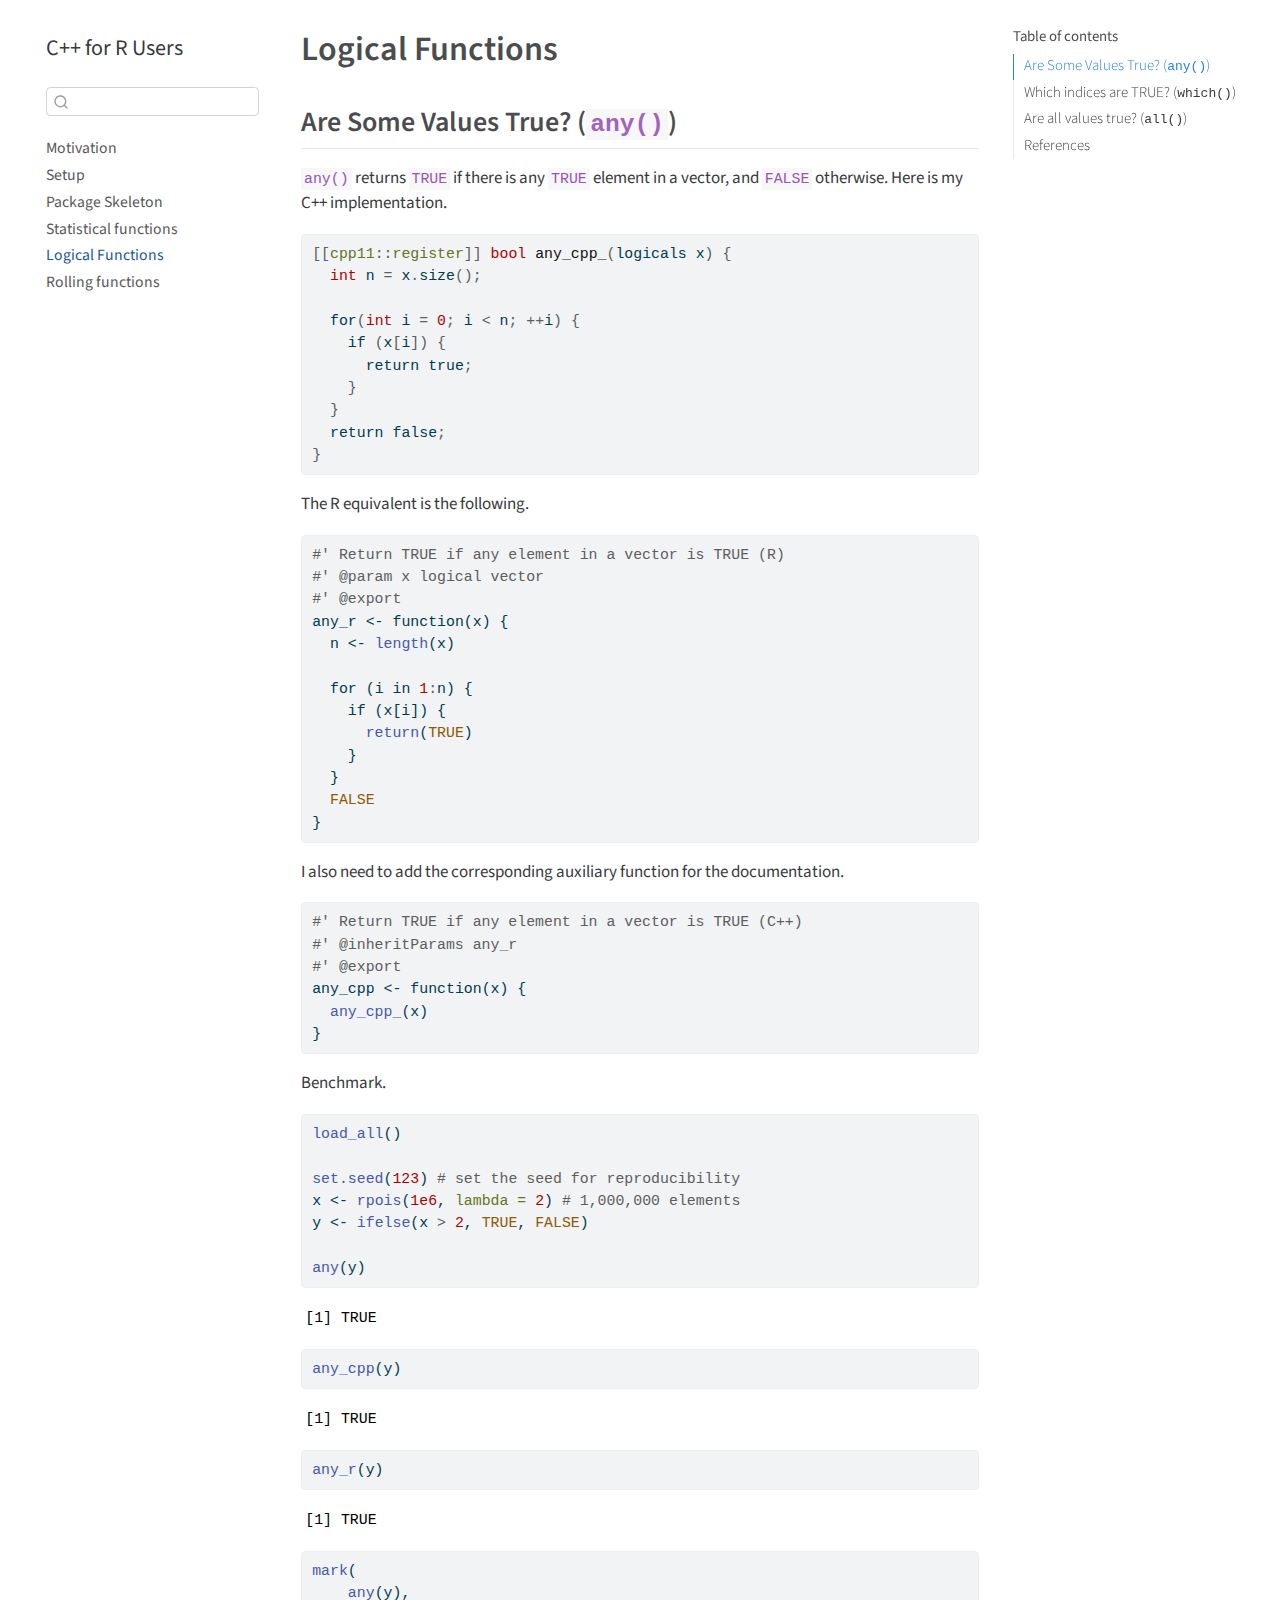
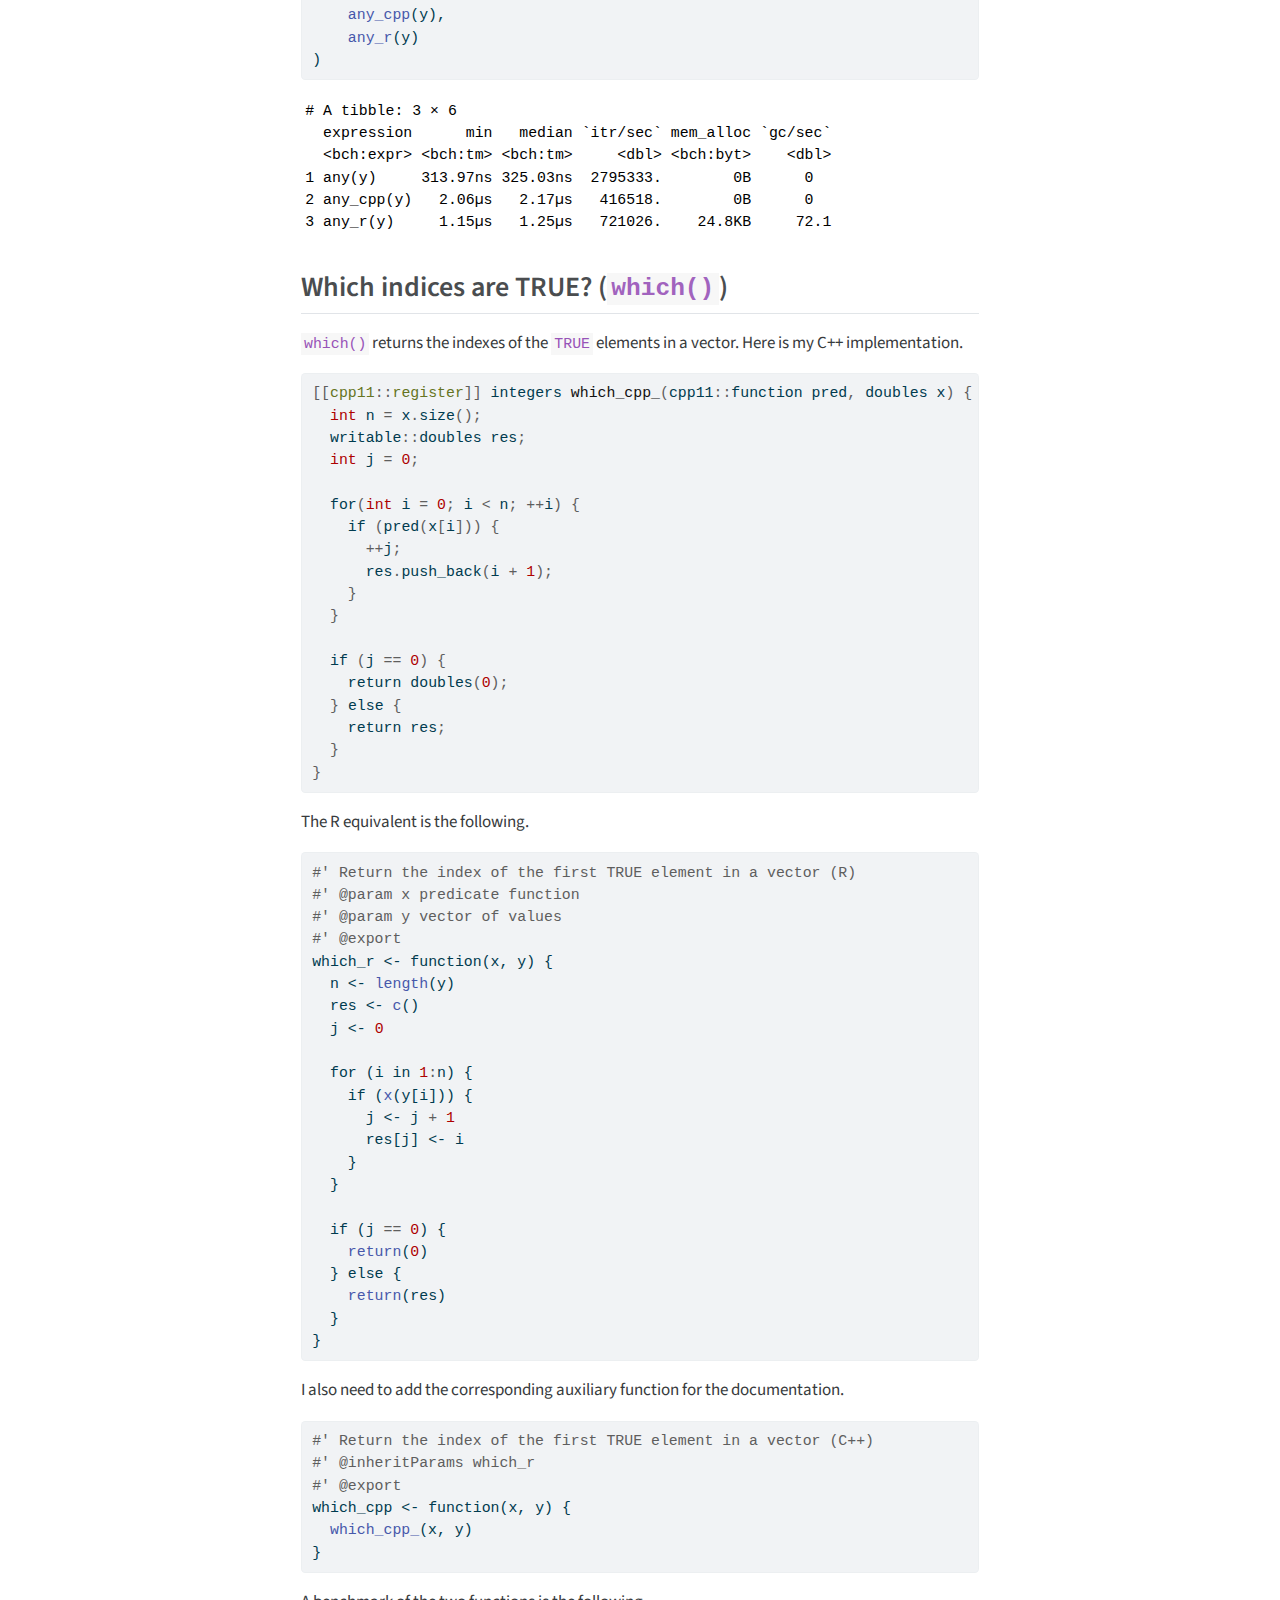
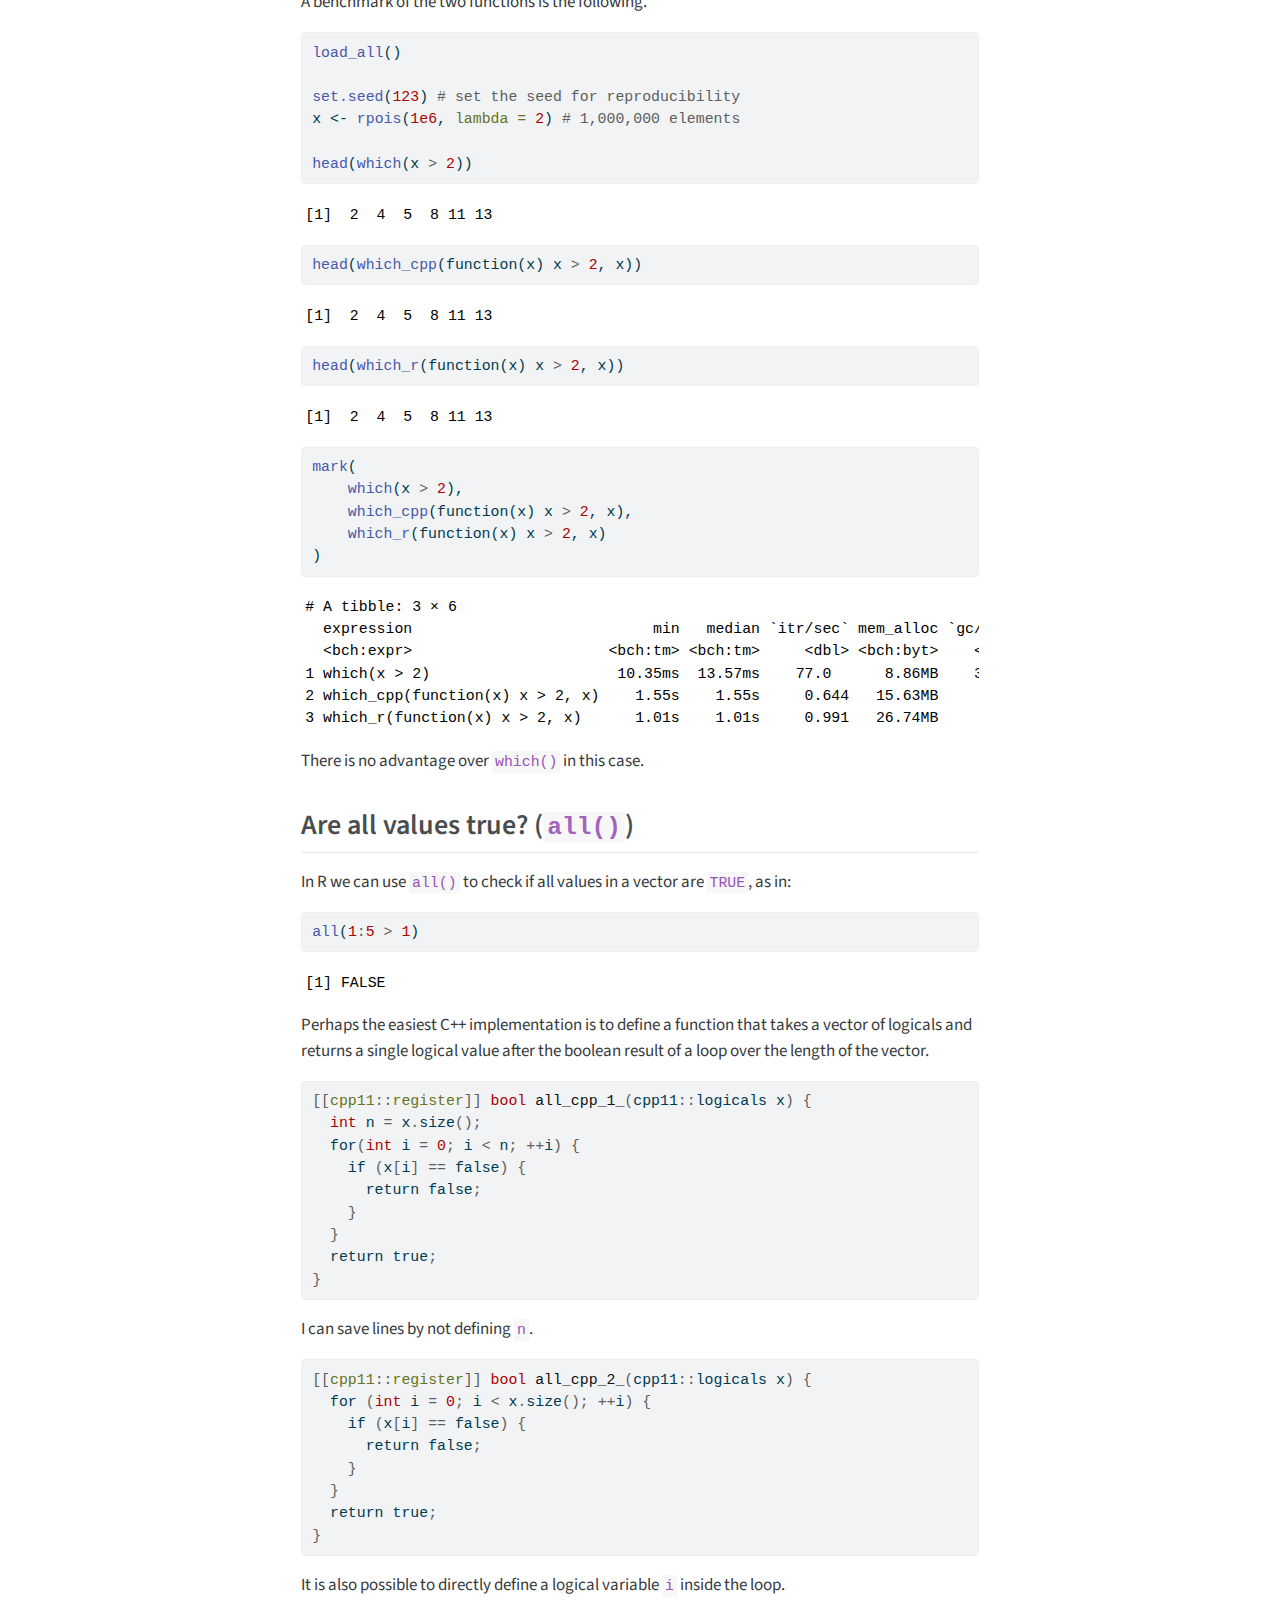
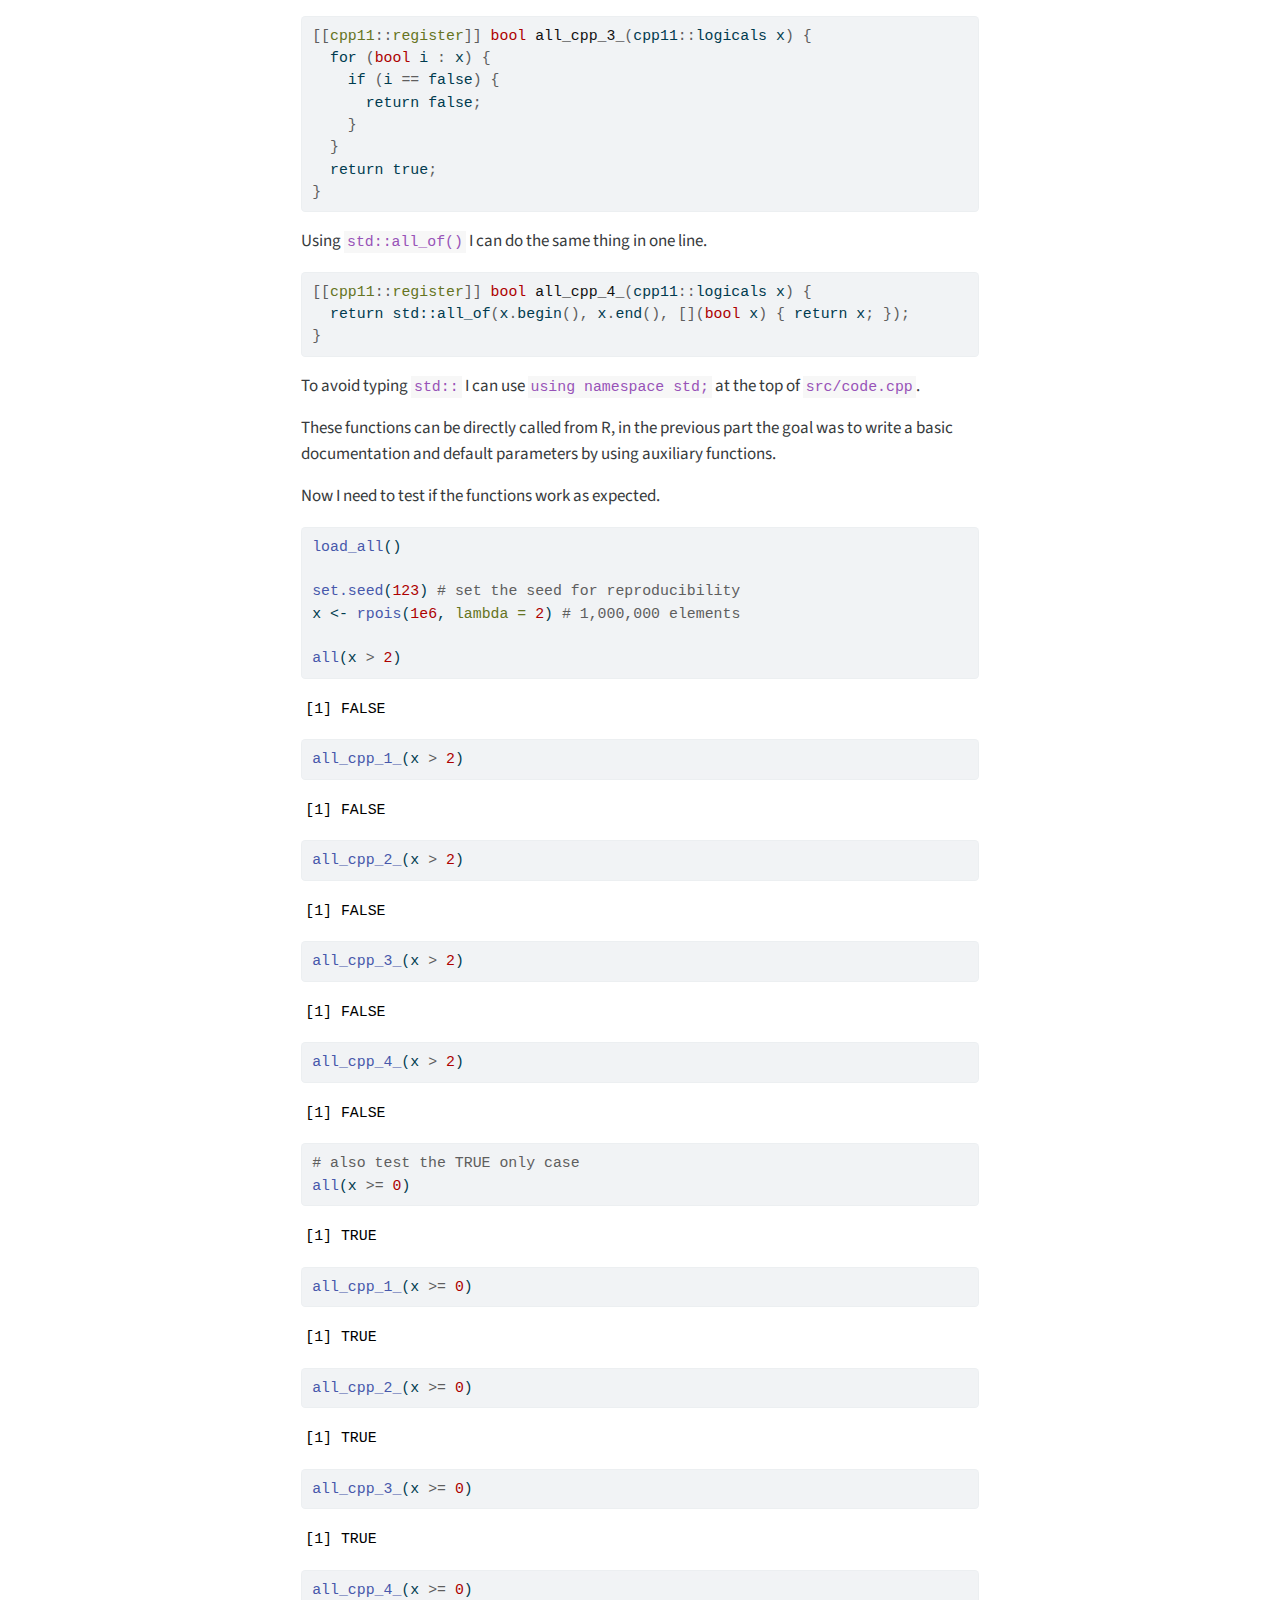
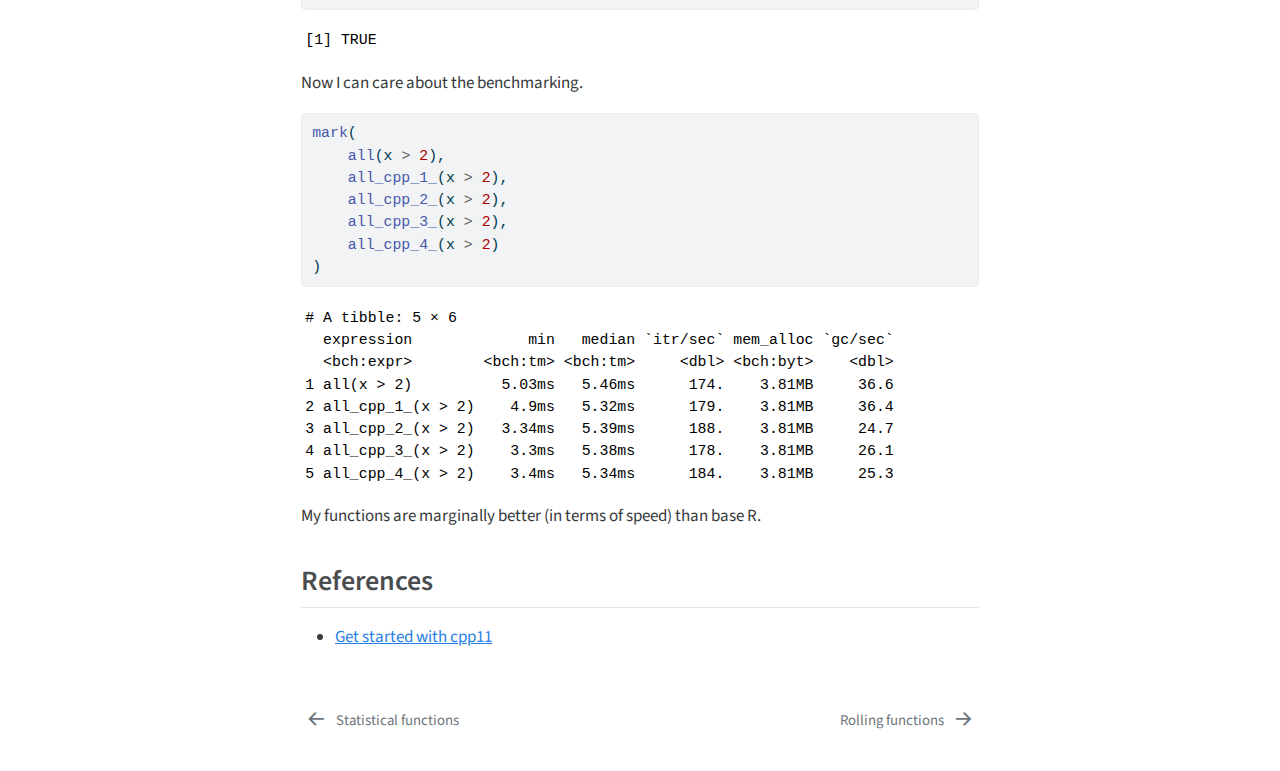
<file: docs/04-logical-functions.html>
<!DOCTYPE html>
<html xmlns="http://www.w3.org/1999/xhtml" lang="en" xml:lang="en"><head>

<meta charset="utf-8">
<meta name="generator" content="quarto-1.3.433">

<meta name="viewport" content="width=device-width, initial-scale=1.0, user-scalable=yes">


<title>C++ for R Users - Logical Functions</title>
<style>
code{white-space: pre-wrap;}
span.smallcaps{font-variant: small-caps;}
div.columns{display: flex; gap: min(4vw, 1.5em);}
div.column{flex: auto; overflow-x: auto;}
div.hanging-indent{margin-left: 1.5em; text-indent: -1.5em;}
ul.task-list{list-style: none;}
ul.task-list li input[type="checkbox"] {
  width: 0.8em;
  margin: 0 0.8em 0.2em -1em; /* quarto-specific, see https://github.com/quarto-dev/quarto-cli/issues/4556 */ 
  vertical-align: middle;
}
/* CSS for syntax highlighting */
pre > code.sourceCode { white-space: pre; position: relative; }
pre > code.sourceCode > span { display: inline-block; line-height: 1.25; }
pre > code.sourceCode > span:empty { height: 1.2em; }
.sourceCode { overflow: visible; }
code.sourceCode > span { color: inherit; text-decoration: inherit; }
div.sourceCode { margin: 1em 0; }
pre.sourceCode { margin: 0; }
@media screen {
div.sourceCode { overflow: auto; }
}
@media print {
pre > code.sourceCode { white-space: pre-wrap; }
pre > code.sourceCode > span { text-indent: -5em; padding-left: 5em; }
}
pre.numberSource code
  { counter-reset: source-line 0; }
pre.numberSource code > span
  { position: relative; left: -4em; counter-increment: source-line; }
pre.numberSource code > span > a:first-child::before
  { content: counter(source-line);
    position: relative; left: -1em; text-align: right; vertical-align: baseline;
    border: none; display: inline-block;
    -webkit-touch-callout: none; -webkit-user-select: none;
    -khtml-user-select: none; -moz-user-select: none;
    -ms-user-select: none; user-select: none;
    padding: 0 4px; width: 4em;
  }
pre.numberSource { margin-left: 3em;  padding-left: 4px; }
div.sourceCode
  {   }
@media screen {
pre > code.sourceCode > span > a:first-child::before { text-decoration: underline; }
}
</style>


<script src="site_libs/quarto-nav/quarto-nav.js"></script>
<script src="site_libs/quarto-nav/headroom.min.js"></script>
<script src="site_libs/clipboard/clipboard.min.js"></script>
<script src="site_libs/quarto-search/autocomplete.umd.js"></script>
<script src="site_libs/quarto-search/fuse.min.js"></script>
<script src="site_libs/quarto-search/quarto-search.js"></script>
<meta name="quarto:offset" content="./">
<link href="./05-rolling-functions.html" rel="next">
<link href="./03-statistical-functions.html" rel="prev">
<script src="site_libs/quarto-html/quarto.js"></script>
<script src="site_libs/quarto-html/popper.min.js"></script>
<script src="site_libs/quarto-html/tippy.umd.min.js"></script>
<script src="site_libs/quarto-html/anchor.min.js"></script>
<link href="site_libs/quarto-html/tippy.css" rel="stylesheet">
<link href="site_libs/quarto-html/quarto-syntax-highlighting.css" rel="stylesheet" id="quarto-text-highlighting-styles">
<script src="site_libs/bootstrap/bootstrap.min.js"></script>
<link href="site_libs/bootstrap/bootstrap-icons.css" rel="stylesheet">
<link href="site_libs/bootstrap/bootstrap.min.css" rel="stylesheet" id="quarto-bootstrap" data-mode="light">
<script id="quarto-search-options" type="application/json">{
  "location": "sidebar",
  "copy-button": false,
  "collapse-after": 3,
  "panel-placement": "start",
  "type": "textbox",
  "limit": 20,
  "language": {
    "search-no-results-text": "No results",
    "search-matching-documents-text": "matching documents",
    "search-copy-link-title": "Copy link to search",
    "search-hide-matches-text": "Hide additional matches",
    "search-more-match-text": "more match in this document",
    "search-more-matches-text": "more matches in this document",
    "search-clear-button-title": "Clear",
    "search-detached-cancel-button-title": "Cancel",
    "search-submit-button-title": "Submit",
    "search-label": "Search"
  }
}</script>


</head>

<body class="nav-sidebar floating">

<div id="quarto-search-results"></div>
  <header id="quarto-header" class="headroom fixed-top">
  <nav class="quarto-secondary-nav">
    <div class="container-fluid d-flex">
      <button type="button" class="quarto-btn-toggle btn" data-bs-toggle="collapse" data-bs-target="#quarto-sidebar,#quarto-sidebar-glass" aria-controls="quarto-sidebar" aria-expanded="false" aria-label="Toggle sidebar navigation" onclick="if (window.quartoToggleHeadroom) { window.quartoToggleHeadroom(); }">
        <i class="bi bi-layout-text-sidebar-reverse"></i>
      </button>
      <nav class="quarto-page-breadcrumbs" aria-label="breadcrumb"><ol class="breadcrumb"><li class="breadcrumb-item"><a href="./04-logical-functions.html"><span class="chapter-title">Logical Functions</span></a></li></ol></nav>
      <a class="flex-grow-1" role="button" data-bs-toggle="collapse" data-bs-target="#quarto-sidebar,#quarto-sidebar-glass" aria-controls="quarto-sidebar" aria-expanded="false" aria-label="Toggle sidebar navigation" onclick="if (window.quartoToggleHeadroom) { window.quartoToggleHeadroom(); }">      
      </a>
      <button type="button" class="btn quarto-search-button" aria-label="" onclick="window.quartoOpenSearch();">
        <i class="bi bi-search"></i>
      </button>
    </div>
  </nav>
</header>
<!-- content -->
<div id="quarto-content" class="quarto-container page-columns page-rows-contents page-layout-article">
<!-- sidebar -->
  <nav id="quarto-sidebar" class="sidebar collapse collapse-horizontal sidebar-navigation floating overflow-auto">
    <div class="pt-lg-2 mt-2 text-left sidebar-header">
    <div class="sidebar-title mb-0 py-0">
      <a href="./">C++ for R Users</a> 
    </div>
      </div>
        <div class="mt-2 flex-shrink-0 align-items-center">
        <div class="sidebar-search">
        <div id="quarto-search" class="" title="Search"></div>
        </div>
        </div>
    <div class="sidebar-menu-container"> 
    <ul class="list-unstyled mt-1">
        <li class="sidebar-item">
  <div class="sidebar-item-container"> 
  <a href="./index.html" class="sidebar-item-text sidebar-link"><span class="chapter-title">Motivation</span></a>
  </div>
</li>
        <li class="sidebar-item">
  <div class="sidebar-item-container"> 
  <a href="./01-setup.html" class="sidebar-item-text sidebar-link"><span class="chapter-title">Setup</span></a>
  </div>
</li>
        <li class="sidebar-item">
  <div class="sidebar-item-container"> 
  <a href="./02-package-skeleton.html" class="sidebar-item-text sidebar-link"><span class="chapter-title">Package Skeleton</span></a>
  </div>
</li>
        <li class="sidebar-item">
  <div class="sidebar-item-container"> 
  <a href="./03-statistical-functions.html" class="sidebar-item-text sidebar-link"><span class="chapter-title">Statistical functions</span></a>
  </div>
</li>
        <li class="sidebar-item">
  <div class="sidebar-item-container"> 
  <a href="./04-logical-functions.html" class="sidebar-item-text sidebar-link active"><span class="chapter-title">Logical Functions</span></a>
  </div>
</li>
        <li class="sidebar-item">
  <div class="sidebar-item-container"> 
  <a href="./05-rolling-functions.html" class="sidebar-item-text sidebar-link"><span class="chapter-title">Rolling functions</span></a>
  </div>
</li>
    </ul>
    </div>
</nav>
<div id="quarto-sidebar-glass" data-bs-toggle="collapse" data-bs-target="#quarto-sidebar,#quarto-sidebar-glass"></div>
<!-- margin-sidebar -->
    <div id="quarto-margin-sidebar" class="sidebar margin-sidebar">
        <nav id="TOC" role="doc-toc" class="toc-active">
    <h2 id="toc-title">Table of contents</h2>
   
  <ul>
  <li><a href="#are-some-values-true-any" id="toc-are-some-values-true-any" class="nav-link active" data-scroll-target="#are-some-values-true-any">Are Some Values True? (<code>any()</code>)</a></li>
  <li><a href="#which-indices-are-true-which" id="toc-which-indices-are-true-which" class="nav-link" data-scroll-target="#which-indices-are-true-which">Which indices are TRUE? (<code>which()</code>)</a></li>
  <li><a href="#are-all-values-true-all" id="toc-are-all-values-true-all" class="nav-link" data-scroll-target="#are-all-values-true-all">Are all values true? (<code>all()</code>)</a></li>
  <li><a href="#references" id="toc-references" class="nav-link" data-scroll-target="#references">References</a></li>
  </ul>
</nav>
    </div>
<!-- main -->
<main class="content" id="quarto-document-content">

<header id="title-block-header" class="quarto-title-block default">
<div class="quarto-title">
<h1 class="title"><span class="chapter-title">Logical Functions</span></h1>
</div>



<div class="quarto-title-meta">

    
  
    
  </div>
  

</header>

<section id="are-some-values-true-any" class="level2">
<h2 class="anchored" data-anchor-id="are-some-values-true-any">Are Some Values True? (<code>any()</code>)</h2>
<p><code>any()</code> returns <code>TRUE</code> if there is any <code>TRUE</code> element in a vector, and <code>FALSE</code> otherwise. Here is my C++ implementation.</p>
<div class="sourceCode" id="cb1"><pre class="sourceCode cpp code-with-copy"><code class="sourceCode cpp"><span id="cb1-1"><a href="#cb1-1" aria-hidden="true" tabindex="-1"></a><span class="op">[[</span><span class="at">cpp11</span><span class="op">::</span><span class="at">register</span><span class="op">]]</span> <span class="dt">bool</span> <span class="va">any_cpp_</span><span class="op">(</span>logicals x<span class="op">)</span> <span class="op">{</span></span>
<span id="cb1-2"><a href="#cb1-2" aria-hidden="true" tabindex="-1"></a>  <span class="dt">int</span> n <span class="op">=</span> x<span class="op">.</span>size<span class="op">();</span></span>
<span id="cb1-3"><a href="#cb1-3" aria-hidden="true" tabindex="-1"></a></span>
<span id="cb1-4"><a href="#cb1-4" aria-hidden="true" tabindex="-1"></a>  <span class="cf">for</span><span class="op">(</span><span class="dt">int</span> i <span class="op">=</span> <span class="dv">0</span><span class="op">;</span> i <span class="op">&lt;</span> n<span class="op">;</span> <span class="op">++</span>i<span class="op">)</span> <span class="op">{</span></span>
<span id="cb1-5"><a href="#cb1-5" aria-hidden="true" tabindex="-1"></a>    <span class="cf">if</span> <span class="op">(</span>x<span class="op">[</span>i<span class="op">])</span> <span class="op">{</span></span>
<span id="cb1-6"><a href="#cb1-6" aria-hidden="true" tabindex="-1"></a>      <span class="cf">return</span> <span class="kw">true</span><span class="op">;</span></span>
<span id="cb1-7"><a href="#cb1-7" aria-hidden="true" tabindex="-1"></a>    <span class="op">}</span></span>
<span id="cb1-8"><a href="#cb1-8" aria-hidden="true" tabindex="-1"></a>  <span class="op">}</span></span>
<span id="cb1-9"><a href="#cb1-9" aria-hidden="true" tabindex="-1"></a>  <span class="cf">return</span> <span class="kw">false</span><span class="op">;</span></span>
<span id="cb1-10"><a href="#cb1-10" aria-hidden="true" tabindex="-1"></a><span class="op">}</span></span></code><button title="Copy to Clipboard" class="code-copy-button"><i class="bi"></i></button></pre></div>
<p>The R equivalent is the following.</p>
<div class="sourceCode" id="cb2"><pre class="sourceCode r code-with-copy"><code class="sourceCode r"><span id="cb2-1"><a href="#cb2-1" aria-hidden="true" tabindex="-1"></a><span class="co">#' Return TRUE if any element in a vector is TRUE (R)</span></span>
<span id="cb2-2"><a href="#cb2-2" aria-hidden="true" tabindex="-1"></a><span class="co">#' @param x logical vector</span></span>
<span id="cb2-3"><a href="#cb2-3" aria-hidden="true" tabindex="-1"></a><span class="co">#' @export</span></span>
<span id="cb2-4"><a href="#cb2-4" aria-hidden="true" tabindex="-1"></a>any_r <span class="ot">&lt;-</span> <span class="cf">function</span>(x) {</span>
<span id="cb2-5"><a href="#cb2-5" aria-hidden="true" tabindex="-1"></a>  n <span class="ot">&lt;-</span> <span class="fu">length</span>(x)</span>
<span id="cb2-6"><a href="#cb2-6" aria-hidden="true" tabindex="-1"></a></span>
<span id="cb2-7"><a href="#cb2-7" aria-hidden="true" tabindex="-1"></a>  <span class="cf">for</span> (i <span class="cf">in</span> <span class="dv">1</span><span class="sc">:</span>n) {</span>
<span id="cb2-8"><a href="#cb2-8" aria-hidden="true" tabindex="-1"></a>    <span class="cf">if</span> (x[i]) {</span>
<span id="cb2-9"><a href="#cb2-9" aria-hidden="true" tabindex="-1"></a>      <span class="fu">return</span>(<span class="cn">TRUE</span>)</span>
<span id="cb2-10"><a href="#cb2-10" aria-hidden="true" tabindex="-1"></a>    }</span>
<span id="cb2-11"><a href="#cb2-11" aria-hidden="true" tabindex="-1"></a>  }</span>
<span id="cb2-12"><a href="#cb2-12" aria-hidden="true" tabindex="-1"></a>  <span class="cn">FALSE</span></span>
<span id="cb2-13"><a href="#cb2-13" aria-hidden="true" tabindex="-1"></a>}</span></code><button title="Copy to Clipboard" class="code-copy-button"><i class="bi"></i></button></pre></div>
<p>I also need to add the corresponding auxiliary function for the documentation.</p>
<div class="sourceCode" id="cb3"><pre class="sourceCode r code-with-copy"><code class="sourceCode r"><span id="cb3-1"><a href="#cb3-1" aria-hidden="true" tabindex="-1"></a><span class="co">#' Return TRUE if any element in a vector is TRUE (C++)</span></span>
<span id="cb3-2"><a href="#cb3-2" aria-hidden="true" tabindex="-1"></a><span class="co">#' @inheritParams any_r</span></span>
<span id="cb3-3"><a href="#cb3-3" aria-hidden="true" tabindex="-1"></a><span class="co">#' @export</span></span>
<span id="cb3-4"><a href="#cb3-4" aria-hidden="true" tabindex="-1"></a>any_cpp <span class="ot">&lt;-</span> <span class="cf">function</span>(x) {</span>
<span id="cb3-5"><a href="#cb3-5" aria-hidden="true" tabindex="-1"></a>  <span class="fu">any_cpp_</span>(x)</span>
<span id="cb3-6"><a href="#cb3-6" aria-hidden="true" tabindex="-1"></a>}</span></code><button title="Copy to Clipboard" class="code-copy-button"><i class="bi"></i></button></pre></div>
<p>Benchmark.</p>
<div class="cell">
<div class="sourceCode cell-code" id="cb4"><pre class="sourceCode r code-with-copy"><code class="sourceCode r"><span id="cb4-1"><a href="#cb4-1" aria-hidden="true" tabindex="-1"></a><span class="fu">load_all</span>()</span>
<span id="cb4-2"><a href="#cb4-2" aria-hidden="true" tabindex="-1"></a></span>
<span id="cb4-3"><a href="#cb4-3" aria-hidden="true" tabindex="-1"></a><span class="fu">set.seed</span>(<span class="dv">123</span>) <span class="co"># set the seed for reproducibility</span></span>
<span id="cb4-4"><a href="#cb4-4" aria-hidden="true" tabindex="-1"></a>x <span class="ot">&lt;-</span> <span class="fu">rpois</span>(<span class="fl">1e6</span>, <span class="at">lambda =</span> <span class="dv">2</span>) <span class="co"># 1,000,000 elements</span></span>
<span id="cb4-5"><a href="#cb4-5" aria-hidden="true" tabindex="-1"></a>y <span class="ot">&lt;-</span> <span class="fu">ifelse</span>(x <span class="sc">&gt;</span> <span class="dv">2</span>, <span class="cn">TRUE</span>, <span class="cn">FALSE</span>)</span>
<span id="cb4-6"><a href="#cb4-6" aria-hidden="true" tabindex="-1"></a></span>
<span id="cb4-7"><a href="#cb4-7" aria-hidden="true" tabindex="-1"></a><span class="fu">any</span>(y)</span></code><button title="Copy to Clipboard" class="code-copy-button"><i class="bi"></i></button></pre></div>
<div class="cell-output cell-output-stdout">
<pre><code>[1] TRUE</code></pre>
</div>
<div class="sourceCode cell-code" id="cb6"><pre class="sourceCode r code-with-copy"><code class="sourceCode r"><span id="cb6-1"><a href="#cb6-1" aria-hidden="true" tabindex="-1"></a><span class="fu">any_cpp</span>(y)</span></code><button title="Copy to Clipboard" class="code-copy-button"><i class="bi"></i></button></pre></div>
<div class="cell-output cell-output-stdout">
<pre><code>[1] TRUE</code></pre>
</div>
<div class="sourceCode cell-code" id="cb8"><pre class="sourceCode r code-with-copy"><code class="sourceCode r"><span id="cb8-1"><a href="#cb8-1" aria-hidden="true" tabindex="-1"></a><span class="fu">any_r</span>(y)</span></code><button title="Copy to Clipboard" class="code-copy-button"><i class="bi"></i></button></pre></div>
<div class="cell-output cell-output-stdout">
<pre><code>[1] TRUE</code></pre>
</div>
<div class="sourceCode cell-code" id="cb10"><pre class="sourceCode r code-with-copy"><code class="sourceCode r"><span id="cb10-1"><a href="#cb10-1" aria-hidden="true" tabindex="-1"></a><span class="fu">mark</span>(</span>
<span id="cb10-2"><a href="#cb10-2" aria-hidden="true" tabindex="-1"></a>    <span class="fu">any</span>(y),</span>
<span id="cb10-3"><a href="#cb10-3" aria-hidden="true" tabindex="-1"></a>    <span class="fu">any_cpp</span>(y),</span>
<span id="cb10-4"><a href="#cb10-4" aria-hidden="true" tabindex="-1"></a>    <span class="fu">any_r</span>(y)</span>
<span id="cb10-5"><a href="#cb10-5" aria-hidden="true" tabindex="-1"></a>)</span></code><button title="Copy to Clipboard" class="code-copy-button"><i class="bi"></i></button></pre></div>
<div class="cell-output cell-output-stdout">
<pre><code># A tibble: 3 × 6
  expression      min   median `itr/sec` mem_alloc `gc/sec`
  &lt;bch:expr&gt; &lt;bch:tm&gt; &lt;bch:tm&gt;     &lt;dbl&gt; &lt;bch:byt&gt;    &lt;dbl&gt;
1 any(y)     313.97ns 325.03ns  2795333.        0B      0  
2 any_cpp(y)   2.06µs   2.17µs   416518.        0B      0  
3 any_r(y)     1.15µs   1.25µs   721026.    24.8KB     72.1</code></pre>
</div>
</div>
</section>
<section id="which-indices-are-true-which" class="level2">
<h2 class="anchored" data-anchor-id="which-indices-are-true-which">Which indices are TRUE? (<code>which()</code>)</h2>
<p><code>which()</code> returns the indexes of the <code>TRUE</code> elements in a vector. Here is my C++ implementation.</p>
<div class="sourceCode" id="cb12"><pre class="sourceCode cpp code-with-copy"><code class="sourceCode cpp"><span id="cb12-1"><a href="#cb12-1" aria-hidden="true" tabindex="-1"></a><span class="op">[[</span><span class="at">cpp11</span><span class="op">::</span><span class="at">register</span><span class="op">]]</span> integers <span class="va">which_cpp_</span><span class="op">(</span>cpp11<span class="op">::</span>function pred<span class="op">,</span> doubles x<span class="op">)</span> <span class="op">{</span></span>
<span id="cb12-2"><a href="#cb12-2" aria-hidden="true" tabindex="-1"></a>  <span class="dt">int</span> n <span class="op">=</span> x<span class="op">.</span>size<span class="op">();</span></span>
<span id="cb12-3"><a href="#cb12-3" aria-hidden="true" tabindex="-1"></a>  writable<span class="op">::</span>doubles res<span class="op">;</span></span>
<span id="cb12-4"><a href="#cb12-4" aria-hidden="true" tabindex="-1"></a>  <span class="dt">int</span> j <span class="op">=</span> <span class="dv">0</span><span class="op">;</span></span>
<span id="cb12-5"><a href="#cb12-5" aria-hidden="true" tabindex="-1"></a></span>
<span id="cb12-6"><a href="#cb12-6" aria-hidden="true" tabindex="-1"></a>  <span class="cf">for</span><span class="op">(</span><span class="dt">int</span> i <span class="op">=</span> <span class="dv">0</span><span class="op">;</span> i <span class="op">&lt;</span> n<span class="op">;</span> <span class="op">++</span>i<span class="op">)</span> <span class="op">{</span></span>
<span id="cb12-7"><a href="#cb12-7" aria-hidden="true" tabindex="-1"></a>    <span class="cf">if</span> <span class="op">(</span>pred<span class="op">(</span>x<span class="op">[</span>i<span class="op">]))</span> <span class="op">{</span></span>
<span id="cb12-8"><a href="#cb12-8" aria-hidden="true" tabindex="-1"></a>      <span class="op">++</span>j<span class="op">;</span></span>
<span id="cb12-9"><a href="#cb12-9" aria-hidden="true" tabindex="-1"></a>      res<span class="op">.</span>push_back<span class="op">(</span>i <span class="op">+</span> <span class="dv">1</span><span class="op">);</span></span>
<span id="cb12-10"><a href="#cb12-10" aria-hidden="true" tabindex="-1"></a>    <span class="op">}</span></span>
<span id="cb12-11"><a href="#cb12-11" aria-hidden="true" tabindex="-1"></a>  <span class="op">}</span></span>
<span id="cb12-12"><a href="#cb12-12" aria-hidden="true" tabindex="-1"></a></span>
<span id="cb12-13"><a href="#cb12-13" aria-hidden="true" tabindex="-1"></a>  <span class="cf">if</span> <span class="op">(</span>j <span class="op">==</span> <span class="dv">0</span><span class="op">)</span> <span class="op">{</span></span>
<span id="cb12-14"><a href="#cb12-14" aria-hidden="true" tabindex="-1"></a>    <span class="cf">return</span> doubles<span class="op">(</span><span class="dv">0</span><span class="op">);</span></span>
<span id="cb12-15"><a href="#cb12-15" aria-hidden="true" tabindex="-1"></a>  <span class="op">}</span> <span class="cf">else</span> <span class="op">{</span></span>
<span id="cb12-16"><a href="#cb12-16" aria-hidden="true" tabindex="-1"></a>    <span class="cf">return</span> res<span class="op">;</span></span>
<span id="cb12-17"><a href="#cb12-17" aria-hidden="true" tabindex="-1"></a>  <span class="op">}</span></span>
<span id="cb12-18"><a href="#cb12-18" aria-hidden="true" tabindex="-1"></a><span class="op">}</span></span></code><button title="Copy to Clipboard" class="code-copy-button"><i class="bi"></i></button></pre></div>
<p>The R equivalent is the following.</p>
<div class="sourceCode" id="cb13"><pre class="sourceCode r code-with-copy"><code class="sourceCode r"><span id="cb13-1"><a href="#cb13-1" aria-hidden="true" tabindex="-1"></a><span class="co">#' Return the index of the first TRUE element in a vector (R)</span></span>
<span id="cb13-2"><a href="#cb13-2" aria-hidden="true" tabindex="-1"></a><span class="co">#' @param x predicate function</span></span>
<span id="cb13-3"><a href="#cb13-3" aria-hidden="true" tabindex="-1"></a><span class="co">#' @param y vector of values</span></span>
<span id="cb13-4"><a href="#cb13-4" aria-hidden="true" tabindex="-1"></a><span class="co">#' @export</span></span>
<span id="cb13-5"><a href="#cb13-5" aria-hidden="true" tabindex="-1"></a>which_r <span class="ot">&lt;-</span> <span class="cf">function</span>(x, y) {</span>
<span id="cb13-6"><a href="#cb13-6" aria-hidden="true" tabindex="-1"></a>  n <span class="ot">&lt;-</span> <span class="fu">length</span>(y)</span>
<span id="cb13-7"><a href="#cb13-7" aria-hidden="true" tabindex="-1"></a>  res <span class="ot">&lt;-</span> <span class="fu">c</span>()</span>
<span id="cb13-8"><a href="#cb13-8" aria-hidden="true" tabindex="-1"></a>  j <span class="ot">&lt;-</span> <span class="dv">0</span></span>
<span id="cb13-9"><a href="#cb13-9" aria-hidden="true" tabindex="-1"></a></span>
<span id="cb13-10"><a href="#cb13-10" aria-hidden="true" tabindex="-1"></a>  <span class="cf">for</span> (i <span class="cf">in</span> <span class="dv">1</span><span class="sc">:</span>n) {</span>
<span id="cb13-11"><a href="#cb13-11" aria-hidden="true" tabindex="-1"></a>    <span class="cf">if</span> (<span class="fu">x</span>(y[i])) {</span>
<span id="cb13-12"><a href="#cb13-12" aria-hidden="true" tabindex="-1"></a>      j <span class="ot">&lt;-</span> j <span class="sc">+</span> <span class="dv">1</span></span>
<span id="cb13-13"><a href="#cb13-13" aria-hidden="true" tabindex="-1"></a>      res[j] <span class="ot">&lt;-</span> i</span>
<span id="cb13-14"><a href="#cb13-14" aria-hidden="true" tabindex="-1"></a>    }</span>
<span id="cb13-15"><a href="#cb13-15" aria-hidden="true" tabindex="-1"></a>  }</span>
<span id="cb13-16"><a href="#cb13-16" aria-hidden="true" tabindex="-1"></a></span>
<span id="cb13-17"><a href="#cb13-17" aria-hidden="true" tabindex="-1"></a>  <span class="cf">if</span> (j <span class="sc">==</span> <span class="dv">0</span>) {</span>
<span id="cb13-18"><a href="#cb13-18" aria-hidden="true" tabindex="-1"></a>    <span class="fu">return</span>(<span class="dv">0</span>)</span>
<span id="cb13-19"><a href="#cb13-19" aria-hidden="true" tabindex="-1"></a>  } <span class="cf">else</span> {</span>
<span id="cb13-20"><a href="#cb13-20" aria-hidden="true" tabindex="-1"></a>    <span class="fu">return</span>(res)</span>
<span id="cb13-21"><a href="#cb13-21" aria-hidden="true" tabindex="-1"></a>  }</span>
<span id="cb13-22"><a href="#cb13-22" aria-hidden="true" tabindex="-1"></a>}</span></code><button title="Copy to Clipboard" class="code-copy-button"><i class="bi"></i></button></pre></div>
<p>I also need to add the corresponding auxiliary function for the documentation.</p>
<div class="sourceCode" id="cb14"><pre class="sourceCode r code-with-copy"><code class="sourceCode r"><span id="cb14-1"><a href="#cb14-1" aria-hidden="true" tabindex="-1"></a><span class="co">#' Return the index of the first TRUE element in a vector (C++)</span></span>
<span id="cb14-2"><a href="#cb14-2" aria-hidden="true" tabindex="-1"></a><span class="co">#' @inheritParams which_r</span></span>
<span id="cb14-3"><a href="#cb14-3" aria-hidden="true" tabindex="-1"></a><span class="co">#' @export</span></span>
<span id="cb14-4"><a href="#cb14-4" aria-hidden="true" tabindex="-1"></a>which_cpp <span class="ot">&lt;-</span> <span class="cf">function</span>(x, y) {</span>
<span id="cb14-5"><a href="#cb14-5" aria-hidden="true" tabindex="-1"></a>  <span class="fu">which_cpp_</span>(x, y)</span>
<span id="cb14-6"><a href="#cb14-6" aria-hidden="true" tabindex="-1"></a>}</span></code><button title="Copy to Clipboard" class="code-copy-button"><i class="bi"></i></button></pre></div>
<p>A benchmark of the two functions is the following.</p>
<div class="cell">
<div class="sourceCode cell-code" id="cb15"><pre class="sourceCode r code-with-copy"><code class="sourceCode r"><span id="cb15-1"><a href="#cb15-1" aria-hidden="true" tabindex="-1"></a><span class="fu">load_all</span>()</span>
<span id="cb15-2"><a href="#cb15-2" aria-hidden="true" tabindex="-1"></a></span>
<span id="cb15-3"><a href="#cb15-3" aria-hidden="true" tabindex="-1"></a><span class="fu">set.seed</span>(<span class="dv">123</span>) <span class="co"># set the seed for reproducibility</span></span>
<span id="cb15-4"><a href="#cb15-4" aria-hidden="true" tabindex="-1"></a>x <span class="ot">&lt;-</span> <span class="fu">rpois</span>(<span class="fl">1e6</span>, <span class="at">lambda =</span> <span class="dv">2</span>) <span class="co"># 1,000,000 elements</span></span>
<span id="cb15-5"><a href="#cb15-5" aria-hidden="true" tabindex="-1"></a></span>
<span id="cb15-6"><a href="#cb15-6" aria-hidden="true" tabindex="-1"></a><span class="fu">head</span>(<span class="fu">which</span>(x <span class="sc">&gt;</span> <span class="dv">2</span>))</span></code><button title="Copy to Clipboard" class="code-copy-button"><i class="bi"></i></button></pre></div>
<div class="cell-output cell-output-stdout">
<pre><code>[1]  2  4  5  8 11 13</code></pre>
</div>
<div class="sourceCode cell-code" id="cb17"><pre class="sourceCode r code-with-copy"><code class="sourceCode r"><span id="cb17-1"><a href="#cb17-1" aria-hidden="true" tabindex="-1"></a><span class="fu">head</span>(<span class="fu">which_cpp</span>(<span class="cf">function</span>(x) x <span class="sc">&gt;</span> <span class="dv">2</span>, x))</span></code><button title="Copy to Clipboard" class="code-copy-button"><i class="bi"></i></button></pre></div>
<div class="cell-output cell-output-stdout">
<pre><code>[1]  2  4  5  8 11 13</code></pre>
</div>
<div class="sourceCode cell-code" id="cb19"><pre class="sourceCode r code-with-copy"><code class="sourceCode r"><span id="cb19-1"><a href="#cb19-1" aria-hidden="true" tabindex="-1"></a><span class="fu">head</span>(<span class="fu">which_r</span>(<span class="cf">function</span>(x) x <span class="sc">&gt;</span> <span class="dv">2</span>, x))</span></code><button title="Copy to Clipboard" class="code-copy-button"><i class="bi"></i></button></pre></div>
<div class="cell-output cell-output-stdout">
<pre><code>[1]  2  4  5  8 11 13</code></pre>
</div>
<div class="sourceCode cell-code" id="cb21"><pre class="sourceCode r code-with-copy"><code class="sourceCode r"><span id="cb21-1"><a href="#cb21-1" aria-hidden="true" tabindex="-1"></a><span class="fu">mark</span>(</span>
<span id="cb21-2"><a href="#cb21-2" aria-hidden="true" tabindex="-1"></a>    <span class="fu">which</span>(x <span class="sc">&gt;</span> <span class="dv">2</span>),</span>
<span id="cb21-3"><a href="#cb21-3" aria-hidden="true" tabindex="-1"></a>    <span class="fu">which_cpp</span>(<span class="cf">function</span>(x) x <span class="sc">&gt;</span> <span class="dv">2</span>, x),</span>
<span id="cb21-4"><a href="#cb21-4" aria-hidden="true" tabindex="-1"></a>    <span class="fu">which_r</span>(<span class="cf">function</span>(x) x <span class="sc">&gt;</span> <span class="dv">2</span>, x)</span>
<span id="cb21-5"><a href="#cb21-5" aria-hidden="true" tabindex="-1"></a>)</span></code><button title="Copy to Clipboard" class="code-copy-button"><i class="bi"></i></button></pre></div>
<div class="cell-output cell-output-stdout">
<pre><code># A tibble: 3 × 6
  expression                           min   median `itr/sec` mem_alloc `gc/sec`
  &lt;bch:expr&gt;                      &lt;bch:tm&gt; &lt;bch:tm&gt;     &lt;dbl&gt; &lt;bch:byt&gt;    &lt;dbl&gt;
1 which(x &gt; 2)                     10.35ms  13.57ms    77.0      8.86MB    39.5 
2 which_cpp(function(x) x &gt; 2, x)    1.55s    1.55s     0.644   15.63MB     6.44
3 which_r(function(x) x &gt; 2, x)      1.01s    1.01s     0.991   26.74MB     6.94</code></pre>
</div>
</div>
<p>There is no advantage over <code>which()</code> in this case.</p>
</section>
<section id="are-all-values-true-all" class="level2">
<h2 class="anchored" data-anchor-id="are-all-values-true-all">Are all values true? (<code>all()</code>)</h2>
<p>In R we can use <code>all()</code> to check if all values in a vector are <code>TRUE</code>, as in:</p>
<div class="cell">
<div class="sourceCode cell-code" id="cb23"><pre class="sourceCode r code-with-copy"><code class="sourceCode r"><span id="cb23-1"><a href="#cb23-1" aria-hidden="true" tabindex="-1"></a><span class="fu">all</span>(<span class="dv">1</span><span class="sc">:</span><span class="dv">5</span> <span class="sc">&gt;</span> <span class="dv">1</span>)</span></code><button title="Copy to Clipboard" class="code-copy-button"><i class="bi"></i></button></pre></div>
<div class="cell-output cell-output-stdout">
<pre><code>[1] FALSE</code></pre>
</div>
</div>
<p>Perhaps the easiest C++ implementation is to define a function that takes a vector of logicals and returns a single logical value after the boolean result of a loop over the length of the vector.</p>
<div class="sourceCode" id="cb25"><pre class="sourceCode cpp code-with-copy"><code class="sourceCode cpp"><span id="cb25-1"><a href="#cb25-1" aria-hidden="true" tabindex="-1"></a><span class="op">[[</span><span class="at">cpp11</span><span class="op">::</span><span class="at">register</span><span class="op">]]</span> <span class="dt">bool</span> <span class="va">all_cpp_1_</span><span class="op">(</span>cpp11<span class="op">::</span>logicals x<span class="op">)</span> <span class="op">{</span></span>
<span id="cb25-2"><a href="#cb25-2" aria-hidden="true" tabindex="-1"></a>  <span class="dt">int</span> n <span class="op">=</span> x<span class="op">.</span>size<span class="op">();</span></span>
<span id="cb25-3"><a href="#cb25-3" aria-hidden="true" tabindex="-1"></a>  <span class="cf">for</span><span class="op">(</span><span class="dt">int</span> i <span class="op">=</span> <span class="dv">0</span><span class="op">;</span> i <span class="op">&lt;</span> n<span class="op">;</span> <span class="op">++</span>i<span class="op">)</span> <span class="op">{</span></span>
<span id="cb25-4"><a href="#cb25-4" aria-hidden="true" tabindex="-1"></a>    <span class="cf">if</span> <span class="op">(</span>x<span class="op">[</span>i<span class="op">]</span> <span class="op">==</span> <span class="kw">false</span><span class="op">)</span> <span class="op">{</span></span>
<span id="cb25-5"><a href="#cb25-5" aria-hidden="true" tabindex="-1"></a>      <span class="cf">return</span> <span class="kw">false</span><span class="op">;</span></span>
<span id="cb25-6"><a href="#cb25-6" aria-hidden="true" tabindex="-1"></a>    <span class="op">}</span></span>
<span id="cb25-7"><a href="#cb25-7" aria-hidden="true" tabindex="-1"></a>  <span class="op">}</span></span>
<span id="cb25-8"><a href="#cb25-8" aria-hidden="true" tabindex="-1"></a>  <span class="cf">return</span> <span class="kw">true</span><span class="op">;</span></span>
<span id="cb25-9"><a href="#cb25-9" aria-hidden="true" tabindex="-1"></a><span class="op">}</span></span></code><button title="Copy to Clipboard" class="code-copy-button"><i class="bi"></i></button></pre></div>
<p>I can save lines by not defining <code>n</code>.</p>
<div class="sourceCode" id="cb26"><pre class="sourceCode cpp code-with-copy"><code class="sourceCode cpp"><span id="cb26-1"><a href="#cb26-1" aria-hidden="true" tabindex="-1"></a><span class="op">[[</span><span class="at">cpp11</span><span class="op">::</span><span class="at">register</span><span class="op">]]</span> <span class="dt">bool</span> <span class="va">all_cpp_2_</span><span class="op">(</span>cpp11<span class="op">::</span>logicals x<span class="op">)</span> <span class="op">{</span></span>
<span id="cb26-2"><a href="#cb26-2" aria-hidden="true" tabindex="-1"></a>  <span class="cf">for</span> <span class="op">(</span><span class="dt">int</span> i <span class="op">=</span> <span class="dv">0</span><span class="op">;</span> i <span class="op">&lt;</span> x<span class="op">.</span>size<span class="op">();</span> <span class="op">++</span>i<span class="op">)</span> <span class="op">{</span></span>
<span id="cb26-3"><a href="#cb26-3" aria-hidden="true" tabindex="-1"></a>    <span class="cf">if</span> <span class="op">(</span>x<span class="op">[</span>i<span class="op">]</span> <span class="op">==</span> <span class="kw">false</span><span class="op">)</span> <span class="op">{</span></span>
<span id="cb26-4"><a href="#cb26-4" aria-hidden="true" tabindex="-1"></a>      <span class="cf">return</span> <span class="kw">false</span><span class="op">;</span></span>
<span id="cb26-5"><a href="#cb26-5" aria-hidden="true" tabindex="-1"></a>    <span class="op">}</span></span>
<span id="cb26-6"><a href="#cb26-6" aria-hidden="true" tabindex="-1"></a>  <span class="op">}</span></span>
<span id="cb26-7"><a href="#cb26-7" aria-hidden="true" tabindex="-1"></a>  <span class="cf">return</span> <span class="kw">true</span><span class="op">;</span></span>
<span id="cb26-8"><a href="#cb26-8" aria-hidden="true" tabindex="-1"></a><span class="op">}</span></span></code><button title="Copy to Clipboard" class="code-copy-button"><i class="bi"></i></button></pre></div>
<p>It is also possible to directly define a logical variable <code>i</code> inside the loop.</p>
<div class="sourceCode" id="cb27"><pre class="sourceCode cpp code-with-copy"><code class="sourceCode cpp"><span id="cb27-1"><a href="#cb27-1" aria-hidden="true" tabindex="-1"></a><span class="op">[[</span><span class="at">cpp11</span><span class="op">::</span><span class="at">register</span><span class="op">]]</span> <span class="dt">bool</span> <span class="va">all_cpp_3_</span><span class="op">(</span>cpp11<span class="op">::</span>logicals x<span class="op">)</span> <span class="op">{</span></span>
<span id="cb27-2"><a href="#cb27-2" aria-hidden="true" tabindex="-1"></a>  <span class="cf">for</span> <span class="op">(</span><span class="dt">bool</span> i <span class="op">:</span> x<span class="op">)</span> <span class="op">{</span></span>
<span id="cb27-3"><a href="#cb27-3" aria-hidden="true" tabindex="-1"></a>    <span class="cf">if</span> <span class="op">(</span>i <span class="op">==</span> <span class="kw">false</span><span class="op">)</span> <span class="op">{</span></span>
<span id="cb27-4"><a href="#cb27-4" aria-hidden="true" tabindex="-1"></a>      <span class="cf">return</span> <span class="kw">false</span><span class="op">;</span></span>
<span id="cb27-5"><a href="#cb27-5" aria-hidden="true" tabindex="-1"></a>    <span class="op">}</span></span>
<span id="cb27-6"><a href="#cb27-6" aria-hidden="true" tabindex="-1"></a>  <span class="op">}</span></span>
<span id="cb27-7"><a href="#cb27-7" aria-hidden="true" tabindex="-1"></a>  <span class="cf">return</span> <span class="kw">true</span><span class="op">;</span></span>
<span id="cb27-8"><a href="#cb27-8" aria-hidden="true" tabindex="-1"></a><span class="op">}</span></span></code><button title="Copy to Clipboard" class="code-copy-button"><i class="bi"></i></button></pre></div>
<p>Using <code>std::all_of()</code> I can do the same thing in one line.</p>
<div class="sourceCode" id="cb28"><pre class="sourceCode cpp code-with-copy"><code class="sourceCode cpp"><span id="cb28-1"><a href="#cb28-1" aria-hidden="true" tabindex="-1"></a><span class="op">[[</span><span class="at">cpp11</span><span class="op">::</span><span class="at">register</span><span class="op">]]</span> <span class="dt">bool</span> <span class="va">all_cpp_4_</span><span class="op">(</span>cpp11<span class="op">::</span>logicals x<span class="op">)</span> <span class="op">{</span></span>
<span id="cb28-2"><a href="#cb28-2" aria-hidden="true" tabindex="-1"></a>  <span class="cf">return</span> <span class="bu">std::</span>all_of<span class="op">(</span>x<span class="op">.</span>begin<span class="op">(),</span> x<span class="op">.</span>end<span class="op">(),</span> <span class="op">[](</span><span class="dt">bool</span> x<span class="op">)</span> <span class="op">{</span> <span class="cf">return</span> x<span class="op">;</span> <span class="op">});</span></span>
<span id="cb28-3"><a href="#cb28-3" aria-hidden="true" tabindex="-1"></a><span class="op">}</span></span></code><button title="Copy to Clipboard" class="code-copy-button"><i class="bi"></i></button></pre></div>
<p>To avoid typing <code>std::</code> I can use <code>using namespace std;</code> at the top of <code>src/code.cpp</code>.</p>
<p>These functions can be directly called from R, in the previous part the goal was to write a basic documentation and default parameters by using auxiliary functions.</p>
<p>Now I need to test if the functions work as expected.</p>
<div class="cell">
<div class="sourceCode cell-code" id="cb29"><pre class="sourceCode r code-with-copy"><code class="sourceCode r"><span id="cb29-1"><a href="#cb29-1" aria-hidden="true" tabindex="-1"></a><span class="fu">load_all</span>()</span>
<span id="cb29-2"><a href="#cb29-2" aria-hidden="true" tabindex="-1"></a></span>
<span id="cb29-3"><a href="#cb29-3" aria-hidden="true" tabindex="-1"></a><span class="fu">set.seed</span>(<span class="dv">123</span>) <span class="co"># set the seed for reproducibility</span></span>
<span id="cb29-4"><a href="#cb29-4" aria-hidden="true" tabindex="-1"></a>x <span class="ot">&lt;-</span> <span class="fu">rpois</span>(<span class="fl">1e6</span>, <span class="at">lambda =</span> <span class="dv">2</span>) <span class="co"># 1,000,000 elements</span></span>
<span id="cb29-5"><a href="#cb29-5" aria-hidden="true" tabindex="-1"></a></span>
<span id="cb29-6"><a href="#cb29-6" aria-hidden="true" tabindex="-1"></a><span class="fu">all</span>(x <span class="sc">&gt;</span> <span class="dv">2</span>)</span></code><button title="Copy to Clipboard" class="code-copy-button"><i class="bi"></i></button></pre></div>
<div class="cell-output cell-output-stdout">
<pre><code>[1] FALSE</code></pre>
</div>
<div class="sourceCode cell-code" id="cb31"><pre class="sourceCode r code-with-copy"><code class="sourceCode r"><span id="cb31-1"><a href="#cb31-1" aria-hidden="true" tabindex="-1"></a><span class="fu">all_cpp_1_</span>(x <span class="sc">&gt;</span> <span class="dv">2</span>)</span></code><button title="Copy to Clipboard" class="code-copy-button"><i class="bi"></i></button></pre></div>
<div class="cell-output cell-output-stdout">
<pre><code>[1] FALSE</code></pre>
</div>
<div class="sourceCode cell-code" id="cb33"><pre class="sourceCode r code-with-copy"><code class="sourceCode r"><span id="cb33-1"><a href="#cb33-1" aria-hidden="true" tabindex="-1"></a><span class="fu">all_cpp_2_</span>(x <span class="sc">&gt;</span> <span class="dv">2</span>)</span></code><button title="Copy to Clipboard" class="code-copy-button"><i class="bi"></i></button></pre></div>
<div class="cell-output cell-output-stdout">
<pre><code>[1] FALSE</code></pre>
</div>
<div class="sourceCode cell-code" id="cb35"><pre class="sourceCode r code-with-copy"><code class="sourceCode r"><span id="cb35-1"><a href="#cb35-1" aria-hidden="true" tabindex="-1"></a><span class="fu">all_cpp_3_</span>(x <span class="sc">&gt;</span> <span class="dv">2</span>)</span></code><button title="Copy to Clipboard" class="code-copy-button"><i class="bi"></i></button></pre></div>
<div class="cell-output cell-output-stdout">
<pre><code>[1] FALSE</code></pre>
</div>
<div class="sourceCode cell-code" id="cb37"><pre class="sourceCode r code-with-copy"><code class="sourceCode r"><span id="cb37-1"><a href="#cb37-1" aria-hidden="true" tabindex="-1"></a><span class="fu">all_cpp_4_</span>(x <span class="sc">&gt;</span> <span class="dv">2</span>)</span></code><button title="Copy to Clipboard" class="code-copy-button"><i class="bi"></i></button></pre></div>
<div class="cell-output cell-output-stdout">
<pre><code>[1] FALSE</code></pre>
</div>
<div class="sourceCode cell-code" id="cb39"><pre class="sourceCode r code-with-copy"><code class="sourceCode r"><span id="cb39-1"><a href="#cb39-1" aria-hidden="true" tabindex="-1"></a><span class="co"># also test the TRUE only case</span></span>
<span id="cb39-2"><a href="#cb39-2" aria-hidden="true" tabindex="-1"></a><span class="fu">all</span>(x <span class="sc">&gt;=</span> <span class="dv">0</span>)</span></code><button title="Copy to Clipboard" class="code-copy-button"><i class="bi"></i></button></pre></div>
<div class="cell-output cell-output-stdout">
<pre><code>[1] TRUE</code></pre>
</div>
<div class="sourceCode cell-code" id="cb41"><pre class="sourceCode r code-with-copy"><code class="sourceCode r"><span id="cb41-1"><a href="#cb41-1" aria-hidden="true" tabindex="-1"></a><span class="fu">all_cpp_1_</span>(x <span class="sc">&gt;=</span> <span class="dv">0</span>)</span></code><button title="Copy to Clipboard" class="code-copy-button"><i class="bi"></i></button></pre></div>
<div class="cell-output cell-output-stdout">
<pre><code>[1] TRUE</code></pre>
</div>
<div class="sourceCode cell-code" id="cb43"><pre class="sourceCode r code-with-copy"><code class="sourceCode r"><span id="cb43-1"><a href="#cb43-1" aria-hidden="true" tabindex="-1"></a><span class="fu">all_cpp_2_</span>(x <span class="sc">&gt;=</span> <span class="dv">0</span>)</span></code><button title="Copy to Clipboard" class="code-copy-button"><i class="bi"></i></button></pre></div>
<div class="cell-output cell-output-stdout">
<pre><code>[1] TRUE</code></pre>
</div>
<div class="sourceCode cell-code" id="cb45"><pre class="sourceCode r code-with-copy"><code class="sourceCode r"><span id="cb45-1"><a href="#cb45-1" aria-hidden="true" tabindex="-1"></a><span class="fu">all_cpp_3_</span>(x <span class="sc">&gt;=</span> <span class="dv">0</span>)</span></code><button title="Copy to Clipboard" class="code-copy-button"><i class="bi"></i></button></pre></div>
<div class="cell-output cell-output-stdout">
<pre><code>[1] TRUE</code></pre>
</div>
<div class="sourceCode cell-code" id="cb47"><pre class="sourceCode r code-with-copy"><code class="sourceCode r"><span id="cb47-1"><a href="#cb47-1" aria-hidden="true" tabindex="-1"></a><span class="fu">all_cpp_4_</span>(x <span class="sc">&gt;=</span> <span class="dv">0</span>)</span></code><button title="Copy to Clipboard" class="code-copy-button"><i class="bi"></i></button></pre></div>
<div class="cell-output cell-output-stdout">
<pre><code>[1] TRUE</code></pre>
</div>
</div>
<p>Now I can care about the benchmarking.</p>
<div class="cell">
<div class="sourceCode cell-code" id="cb49"><pre class="sourceCode r code-with-copy"><code class="sourceCode r"><span id="cb49-1"><a href="#cb49-1" aria-hidden="true" tabindex="-1"></a><span class="fu">mark</span>(</span>
<span id="cb49-2"><a href="#cb49-2" aria-hidden="true" tabindex="-1"></a>    <span class="fu">all</span>(x <span class="sc">&gt;</span> <span class="dv">2</span>),</span>
<span id="cb49-3"><a href="#cb49-3" aria-hidden="true" tabindex="-1"></a>    <span class="fu">all_cpp_1_</span>(x <span class="sc">&gt;</span> <span class="dv">2</span>),</span>
<span id="cb49-4"><a href="#cb49-4" aria-hidden="true" tabindex="-1"></a>    <span class="fu">all_cpp_2_</span>(x <span class="sc">&gt;</span> <span class="dv">2</span>),</span>
<span id="cb49-5"><a href="#cb49-5" aria-hidden="true" tabindex="-1"></a>    <span class="fu">all_cpp_3_</span>(x <span class="sc">&gt;</span> <span class="dv">2</span>),</span>
<span id="cb49-6"><a href="#cb49-6" aria-hidden="true" tabindex="-1"></a>    <span class="fu">all_cpp_4_</span>(x <span class="sc">&gt;</span> <span class="dv">2</span>)</span>
<span id="cb49-7"><a href="#cb49-7" aria-hidden="true" tabindex="-1"></a>)</span></code><button title="Copy to Clipboard" class="code-copy-button"><i class="bi"></i></button></pre></div>
<div class="cell-output cell-output-stdout">
<pre><code># A tibble: 5 × 6
  expression             min   median `itr/sec` mem_alloc `gc/sec`
  &lt;bch:expr&gt;        &lt;bch:tm&gt; &lt;bch:tm&gt;     &lt;dbl&gt; &lt;bch:byt&gt;    &lt;dbl&gt;
1 all(x &gt; 2)          5.03ms   5.46ms      174.    3.81MB     36.6
2 all_cpp_1_(x &gt; 2)    4.9ms   5.32ms      179.    3.81MB     36.4
3 all_cpp_2_(x &gt; 2)   3.34ms   5.39ms      188.    3.81MB     24.7
4 all_cpp_3_(x &gt; 2)    3.3ms   5.38ms      178.    3.81MB     26.1
5 all_cpp_4_(x &gt; 2)    3.4ms   5.34ms      184.    3.81MB     25.3</code></pre>
</div>
</div>
<p>My functions are marginally better (in terms of speed) than base R.</p>
</section>
<section id="references" class="level2">
<h2 class="anchored" data-anchor-id="references">References</h2>
<ul>
<li><a href="https://cpp11.r-lib.org/articles/cpp11.html#intro">Get started with cpp11</a></li>
</ul>


</section>

</main> <!-- /main -->
<script id="quarto-html-after-body" type="application/javascript">
window.document.addEventListener("DOMContentLoaded", function (event) {
  const toggleBodyColorMode = (bsSheetEl) => {
    const mode = bsSheetEl.getAttribute("data-mode");
    const bodyEl = window.document.querySelector("body");
    if (mode === "dark") {
      bodyEl.classList.add("quarto-dark");
      bodyEl.classList.remove("quarto-light");
    } else {
      bodyEl.classList.add("quarto-light");
      bodyEl.classList.remove("quarto-dark");
    }
  }
  const toggleBodyColorPrimary = () => {
    const bsSheetEl = window.document.querySelector("link#quarto-bootstrap");
    if (bsSheetEl) {
      toggleBodyColorMode(bsSheetEl);
    }
  }
  toggleBodyColorPrimary();  
  const icon = "";
  const anchorJS = new window.AnchorJS();
  anchorJS.options = {
    placement: 'right',
    icon: icon
  };
  anchorJS.add('.anchored');
  const isCodeAnnotation = (el) => {
    for (const clz of el.classList) {
      if (clz.startsWith('code-annotation-')) {                     
        return true;
      }
    }
    return false;
  }
  const clipboard = new window.ClipboardJS('.code-copy-button', {
    text: function(trigger) {
      const codeEl = trigger.previousElementSibling.cloneNode(true);
      for (const childEl of codeEl.children) {
        if (isCodeAnnotation(childEl)) {
          childEl.remove();
        }
      }
      return codeEl.innerText;
    }
  });
  clipboard.on('success', function(e) {
    // button target
    const button = e.trigger;
    // don't keep focus
    button.blur();
    // flash "checked"
    button.classList.add('code-copy-button-checked');
    var currentTitle = button.getAttribute("title");
    button.setAttribute("title", "Copied!");
    let tooltip;
    if (window.bootstrap) {
      button.setAttribute("data-bs-toggle", "tooltip");
      button.setAttribute("data-bs-placement", "left");
      button.setAttribute("data-bs-title", "Copied!");
      tooltip = new bootstrap.Tooltip(button, 
        { trigger: "manual", 
          customClass: "code-copy-button-tooltip",
          offset: [0, -8]});
      tooltip.show();    
    }
    setTimeout(function() {
      if (tooltip) {
        tooltip.hide();
        button.removeAttribute("data-bs-title");
        button.removeAttribute("data-bs-toggle");
        button.removeAttribute("data-bs-placement");
      }
      button.setAttribute("title", currentTitle);
      button.classList.remove('code-copy-button-checked');
    }, 1000);
    // clear code selection
    e.clearSelection();
  });
  function tippyHover(el, contentFn) {
    const config = {
      allowHTML: true,
      content: contentFn,
      maxWidth: 500,
      delay: 100,
      arrow: false,
      appendTo: function(el) {
          return el.parentElement;
      },
      interactive: true,
      interactiveBorder: 10,
      theme: 'quarto',
      placement: 'bottom-start'
    };
    window.tippy(el, config); 
  }
  const noterefs = window.document.querySelectorAll('a[role="doc-noteref"]');
  for (var i=0; i<noterefs.length; i++) {
    const ref = noterefs[i];
    tippyHover(ref, function() {
      // use id or data attribute instead here
      let href = ref.getAttribute('data-footnote-href') || ref.getAttribute('href');
      try { href = new URL(href).hash; } catch {}
      const id = href.replace(/^#\/?/, "");
      const note = window.document.getElementById(id);
      return note.innerHTML;
    });
  }
      let selectedAnnoteEl;
      const selectorForAnnotation = ( cell, annotation) => {
        let cellAttr = 'data-code-cell="' + cell + '"';
        let lineAttr = 'data-code-annotation="' +  annotation + '"';
        const selector = 'span[' + cellAttr + '][' + lineAttr + ']';
        return selector;
      }
      const selectCodeLines = (annoteEl) => {
        const doc = window.document;
        const targetCell = annoteEl.getAttribute("data-target-cell");
        const targetAnnotation = annoteEl.getAttribute("data-target-annotation");
        const annoteSpan = window.document.querySelector(selectorForAnnotation(targetCell, targetAnnotation));
        const lines = annoteSpan.getAttribute("data-code-lines").split(",");
        const lineIds = lines.map((line) => {
          return targetCell + "-" + line;
        })
        let top = null;
        let height = null;
        let parent = null;
        if (lineIds.length > 0) {
            //compute the position of the single el (top and bottom and make a div)
            const el = window.document.getElementById(lineIds[0]);
            top = el.offsetTop;
            height = el.offsetHeight;
            parent = el.parentElement.parentElement;
          if (lineIds.length > 1) {
            const lastEl = window.document.getElementById(lineIds[lineIds.length - 1]);
            const bottom = lastEl.offsetTop + lastEl.offsetHeight;
            height = bottom - top;
          }
          if (top !== null && height !== null && parent !== null) {
            // cook up a div (if necessary) and position it 
            let div = window.document.getElementById("code-annotation-line-highlight");
            if (div === null) {
              div = window.document.createElement("div");
              div.setAttribute("id", "code-annotation-line-highlight");
              div.style.position = 'absolute';
              parent.appendChild(div);
            }
            div.style.top = top - 2 + "px";
            div.style.height = height + 4 + "px";
            let gutterDiv = window.document.getElementById("code-annotation-line-highlight-gutter");
            if (gutterDiv === null) {
              gutterDiv = window.document.createElement("div");
              gutterDiv.setAttribute("id", "code-annotation-line-highlight-gutter");
              gutterDiv.style.position = 'absolute';
              const codeCell = window.document.getElementById(targetCell);
              const gutter = codeCell.querySelector('.code-annotation-gutter');
              gutter.appendChild(gutterDiv);
            }
            gutterDiv.style.top = top - 2 + "px";
            gutterDiv.style.height = height + 4 + "px";
          }
          selectedAnnoteEl = annoteEl;
        }
      };
      const unselectCodeLines = () => {
        const elementsIds = ["code-annotation-line-highlight", "code-annotation-line-highlight-gutter"];
        elementsIds.forEach((elId) => {
          const div = window.document.getElementById(elId);
          if (div) {
            div.remove();
          }
        });
        selectedAnnoteEl = undefined;
      };
      // Attach click handler to the DT
      const annoteDls = window.document.querySelectorAll('dt[data-target-cell]');
      for (const annoteDlNode of annoteDls) {
        annoteDlNode.addEventListener('click', (event) => {
          const clickedEl = event.target;
          if (clickedEl !== selectedAnnoteEl) {
            unselectCodeLines();
            const activeEl = window.document.querySelector('dt[data-target-cell].code-annotation-active');
            if (activeEl) {
              activeEl.classList.remove('code-annotation-active');
            }
            selectCodeLines(clickedEl);
            clickedEl.classList.add('code-annotation-active');
          } else {
            // Unselect the line
            unselectCodeLines();
            clickedEl.classList.remove('code-annotation-active');
          }
        });
      }
  const findCites = (el) => {
    const parentEl = el.parentElement;
    if (parentEl) {
      const cites = parentEl.dataset.cites;
      if (cites) {
        return {
          el,
          cites: cites.split(' ')
        };
      } else {
        return findCites(el.parentElement)
      }
    } else {
      return undefined;
    }
  };
  var bibliorefs = window.document.querySelectorAll('a[role="doc-biblioref"]');
  for (var i=0; i<bibliorefs.length; i++) {
    const ref = bibliorefs[i];
    const citeInfo = findCites(ref);
    if (citeInfo) {
      tippyHover(citeInfo.el, function() {
        var popup = window.document.createElement('div');
        citeInfo.cites.forEach(function(cite) {
          var citeDiv = window.document.createElement('div');
          citeDiv.classList.add('hanging-indent');
          citeDiv.classList.add('csl-entry');
          var biblioDiv = window.document.getElementById('ref-' + cite);
          if (biblioDiv) {
            citeDiv.innerHTML = biblioDiv.innerHTML;
          }
          popup.appendChild(citeDiv);
        });
        return popup.innerHTML;
      });
    }
  }
});
</script>
<nav class="page-navigation">
  <div class="nav-page nav-page-previous">
      <a href="./03-statistical-functions.html" class="pagination-link">
        <i class="bi bi-arrow-left-short"></i> <span class="nav-page-text"><span class="chapter-title">Statistical functions</span></span>
      </a>          
  </div>
  <div class="nav-page nav-page-next">
      <a href="./05-rolling-functions.html" class="pagination-link">
        <span class="nav-page-text"><span class="chapter-title">Rolling functions</span></span> <i class="bi bi-arrow-right-short"></i>
      </a>
  </div>
</nav>
</div> <!-- /content -->



</body></html>
</file>
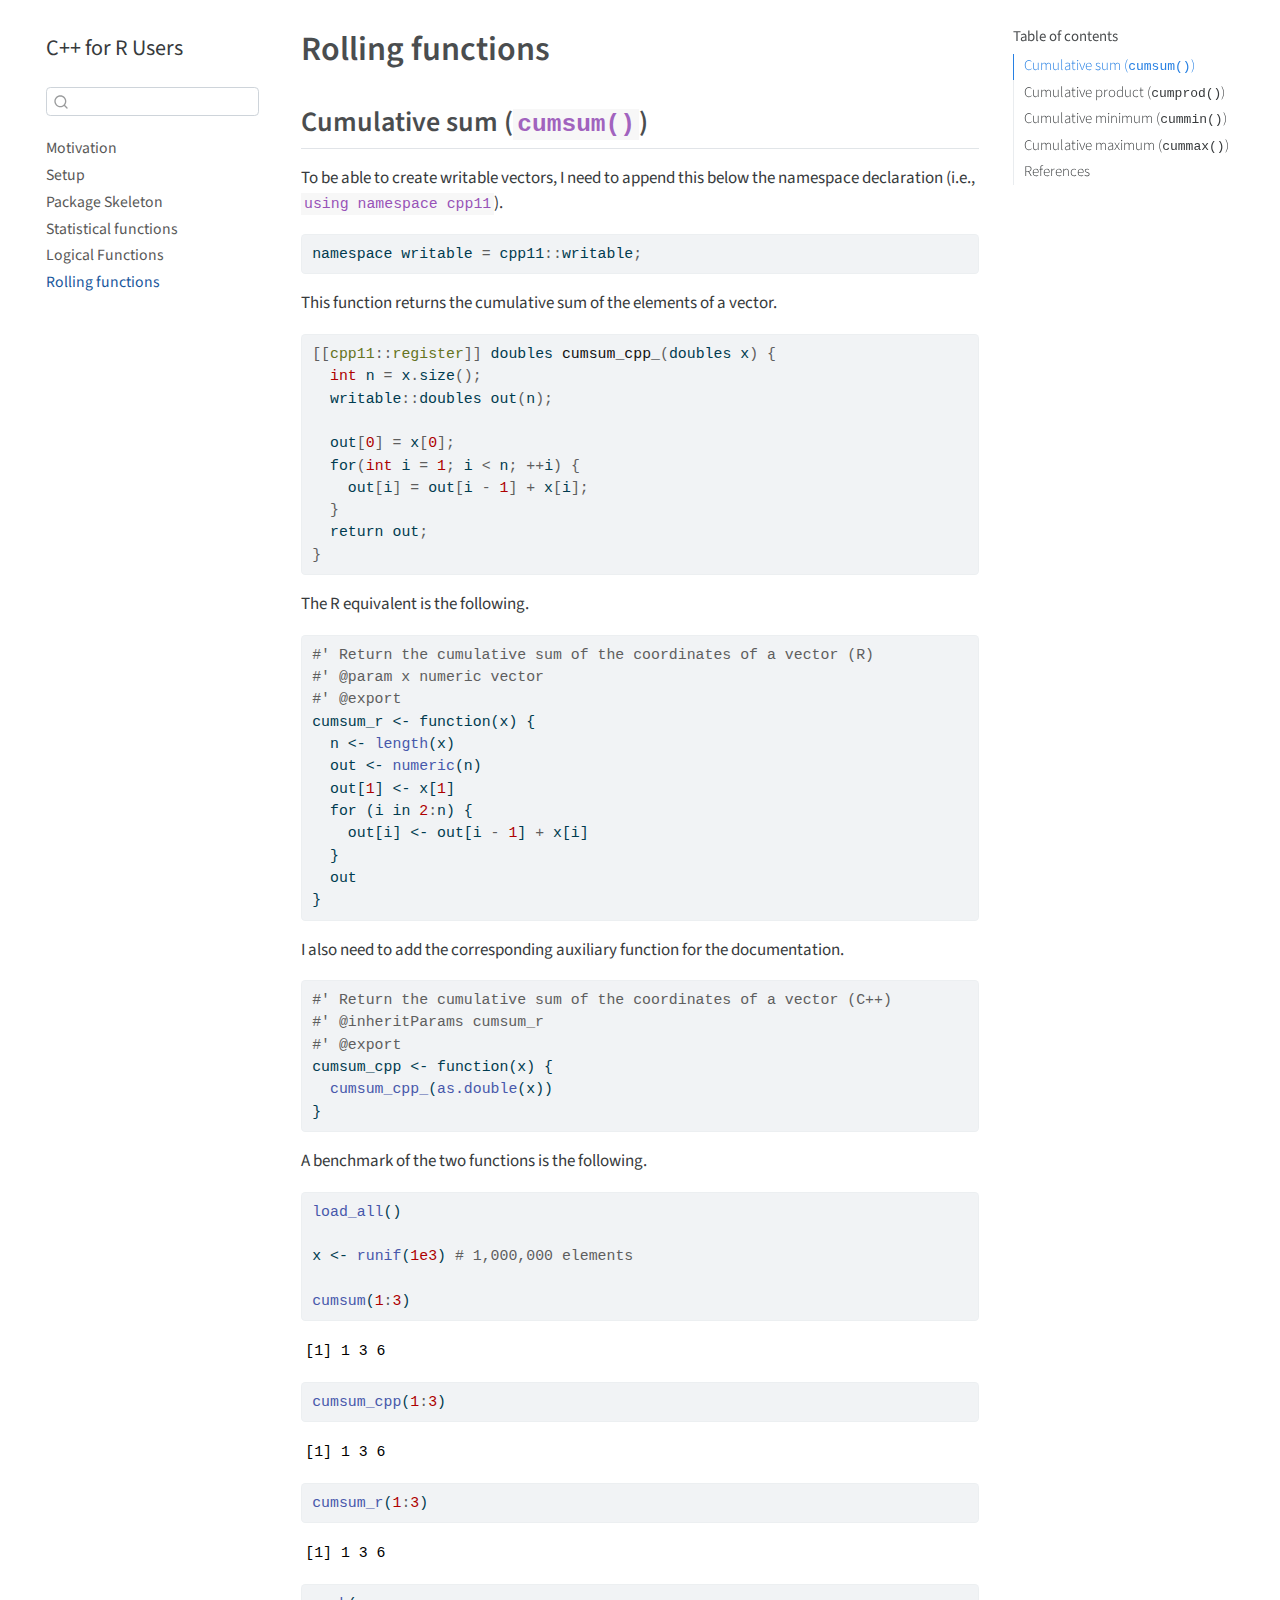
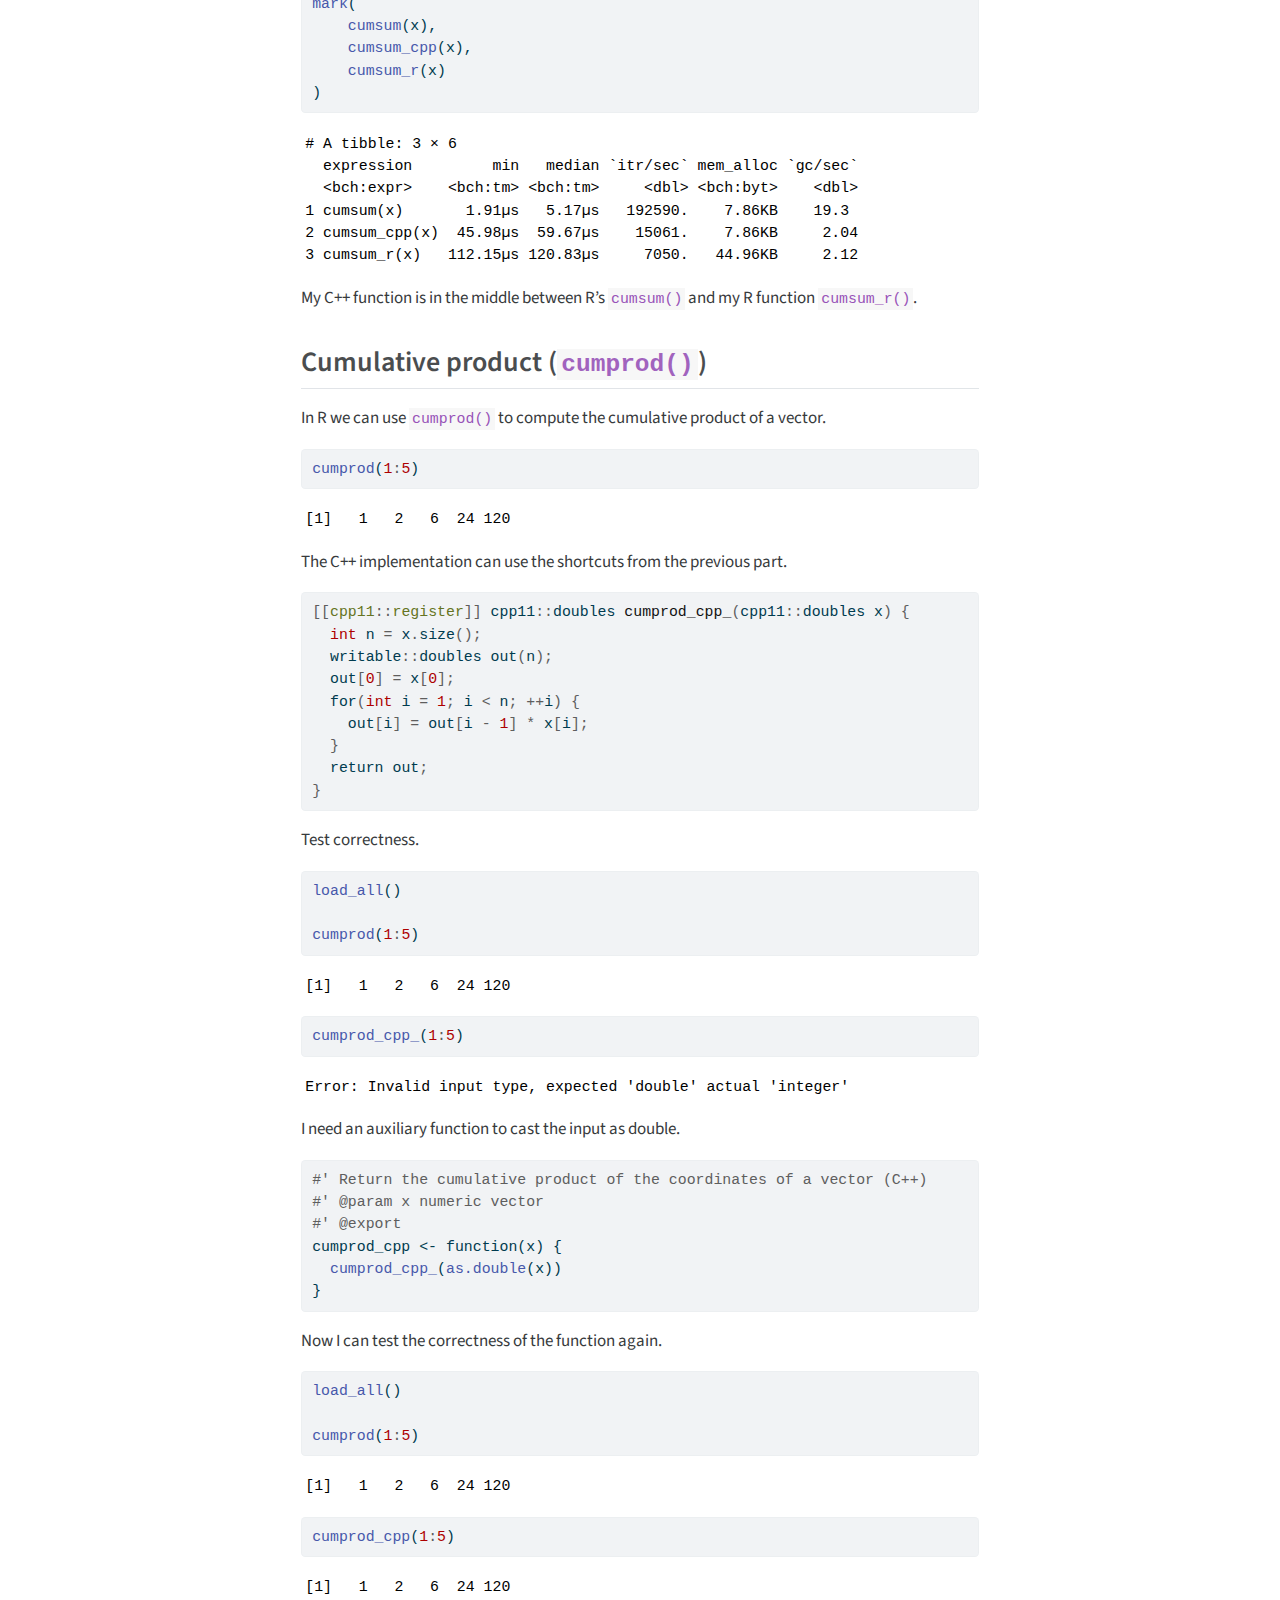
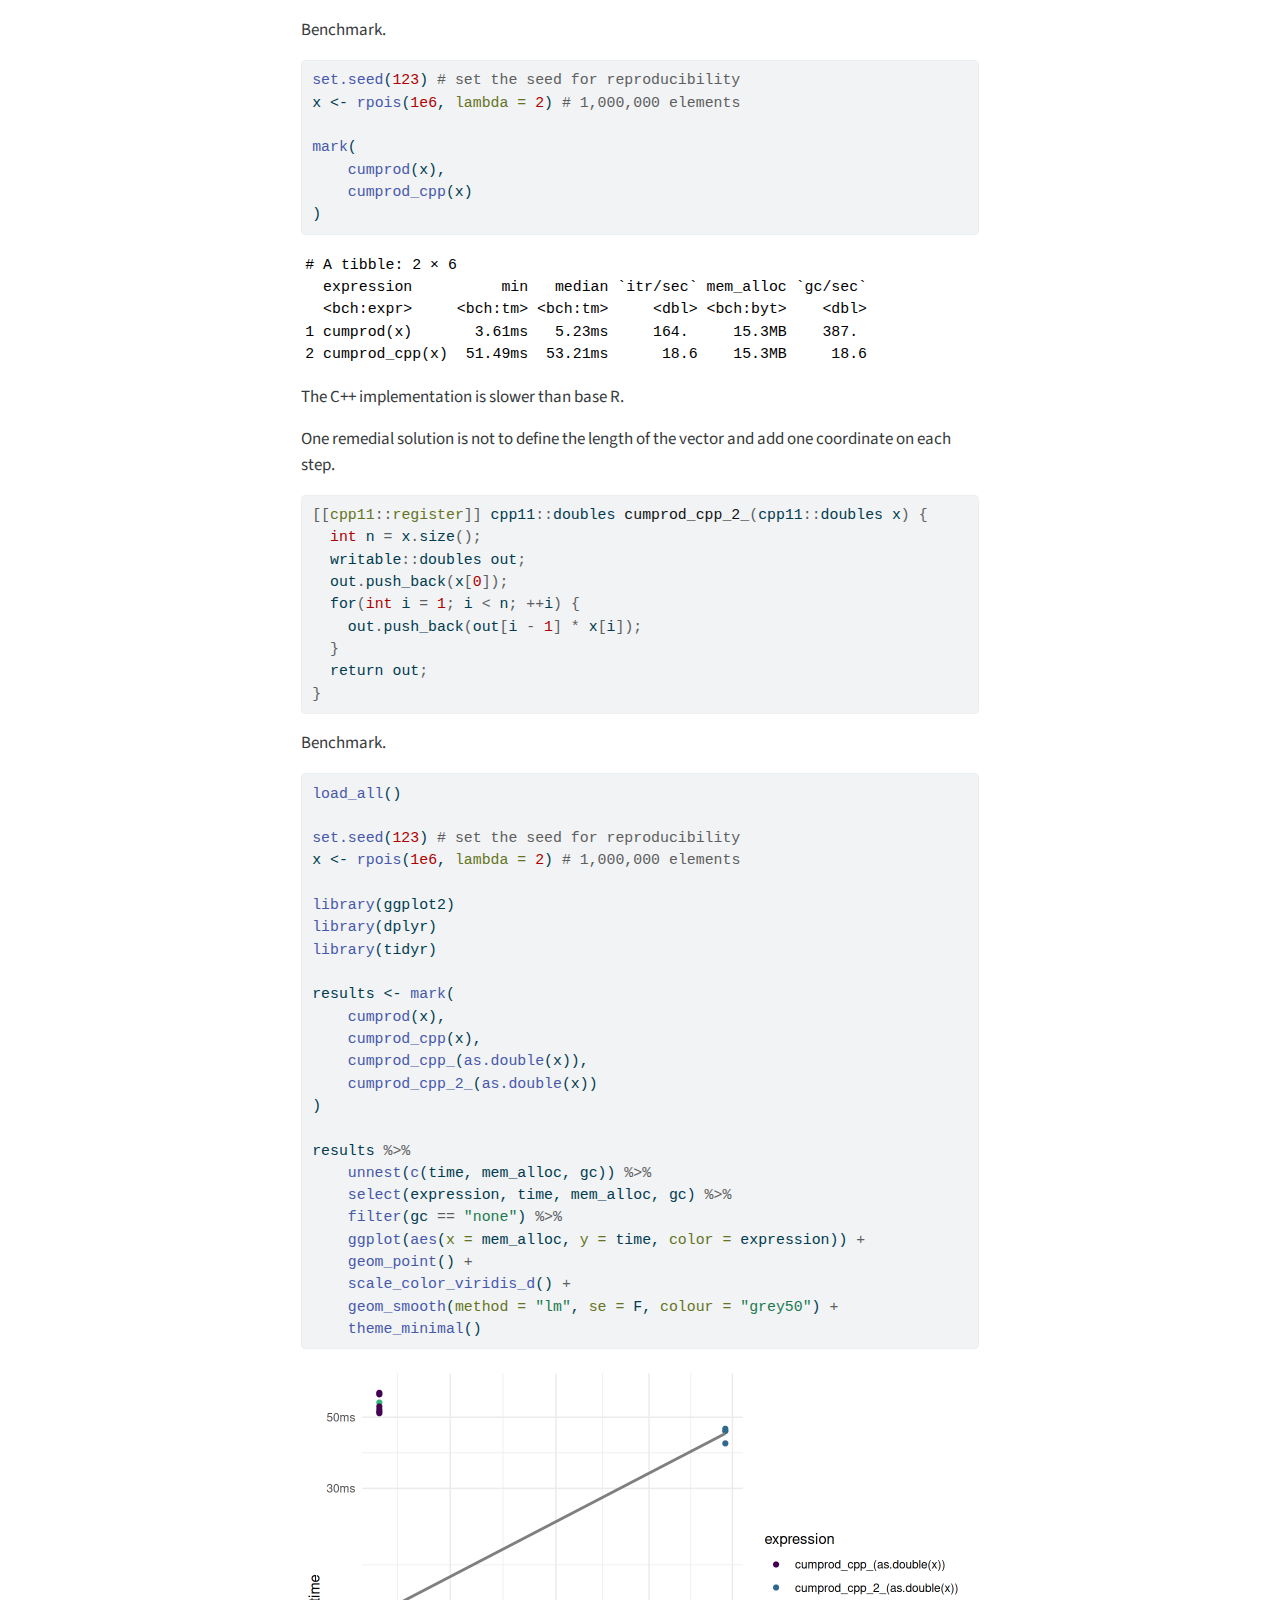
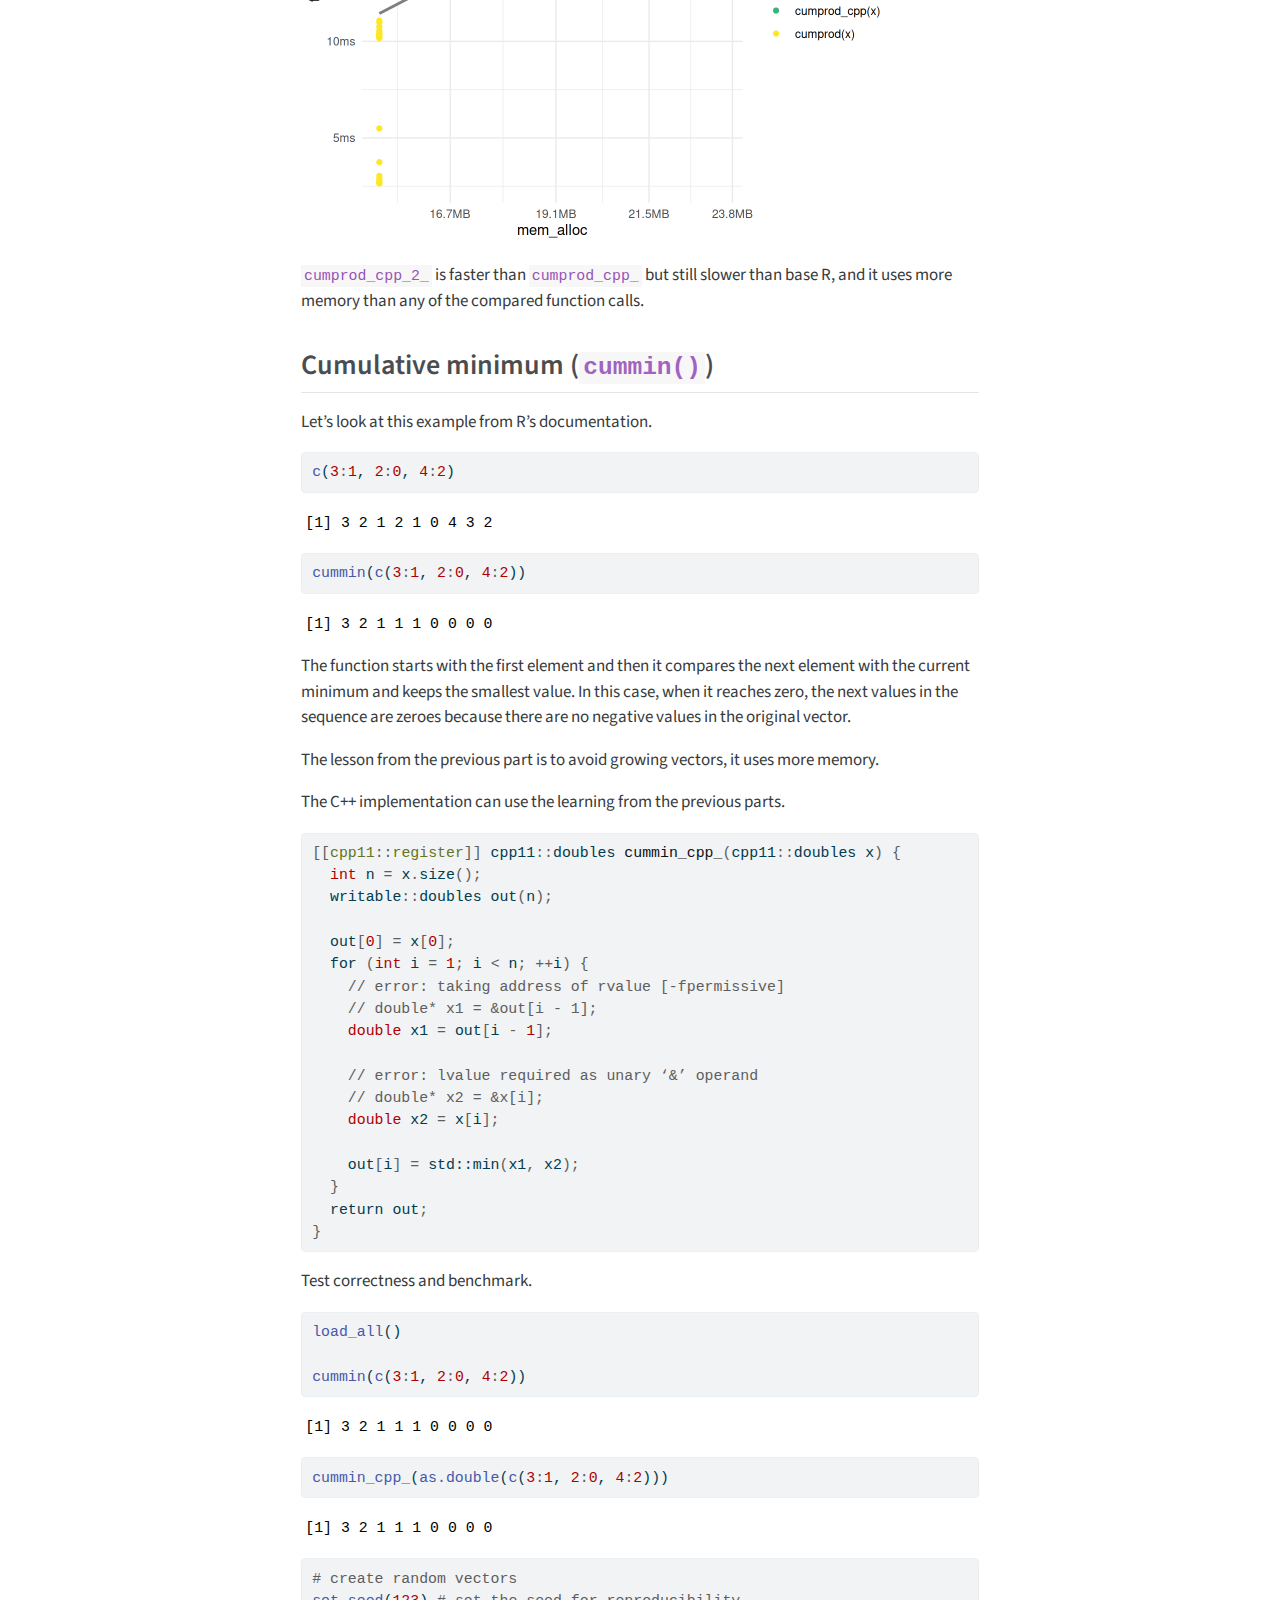
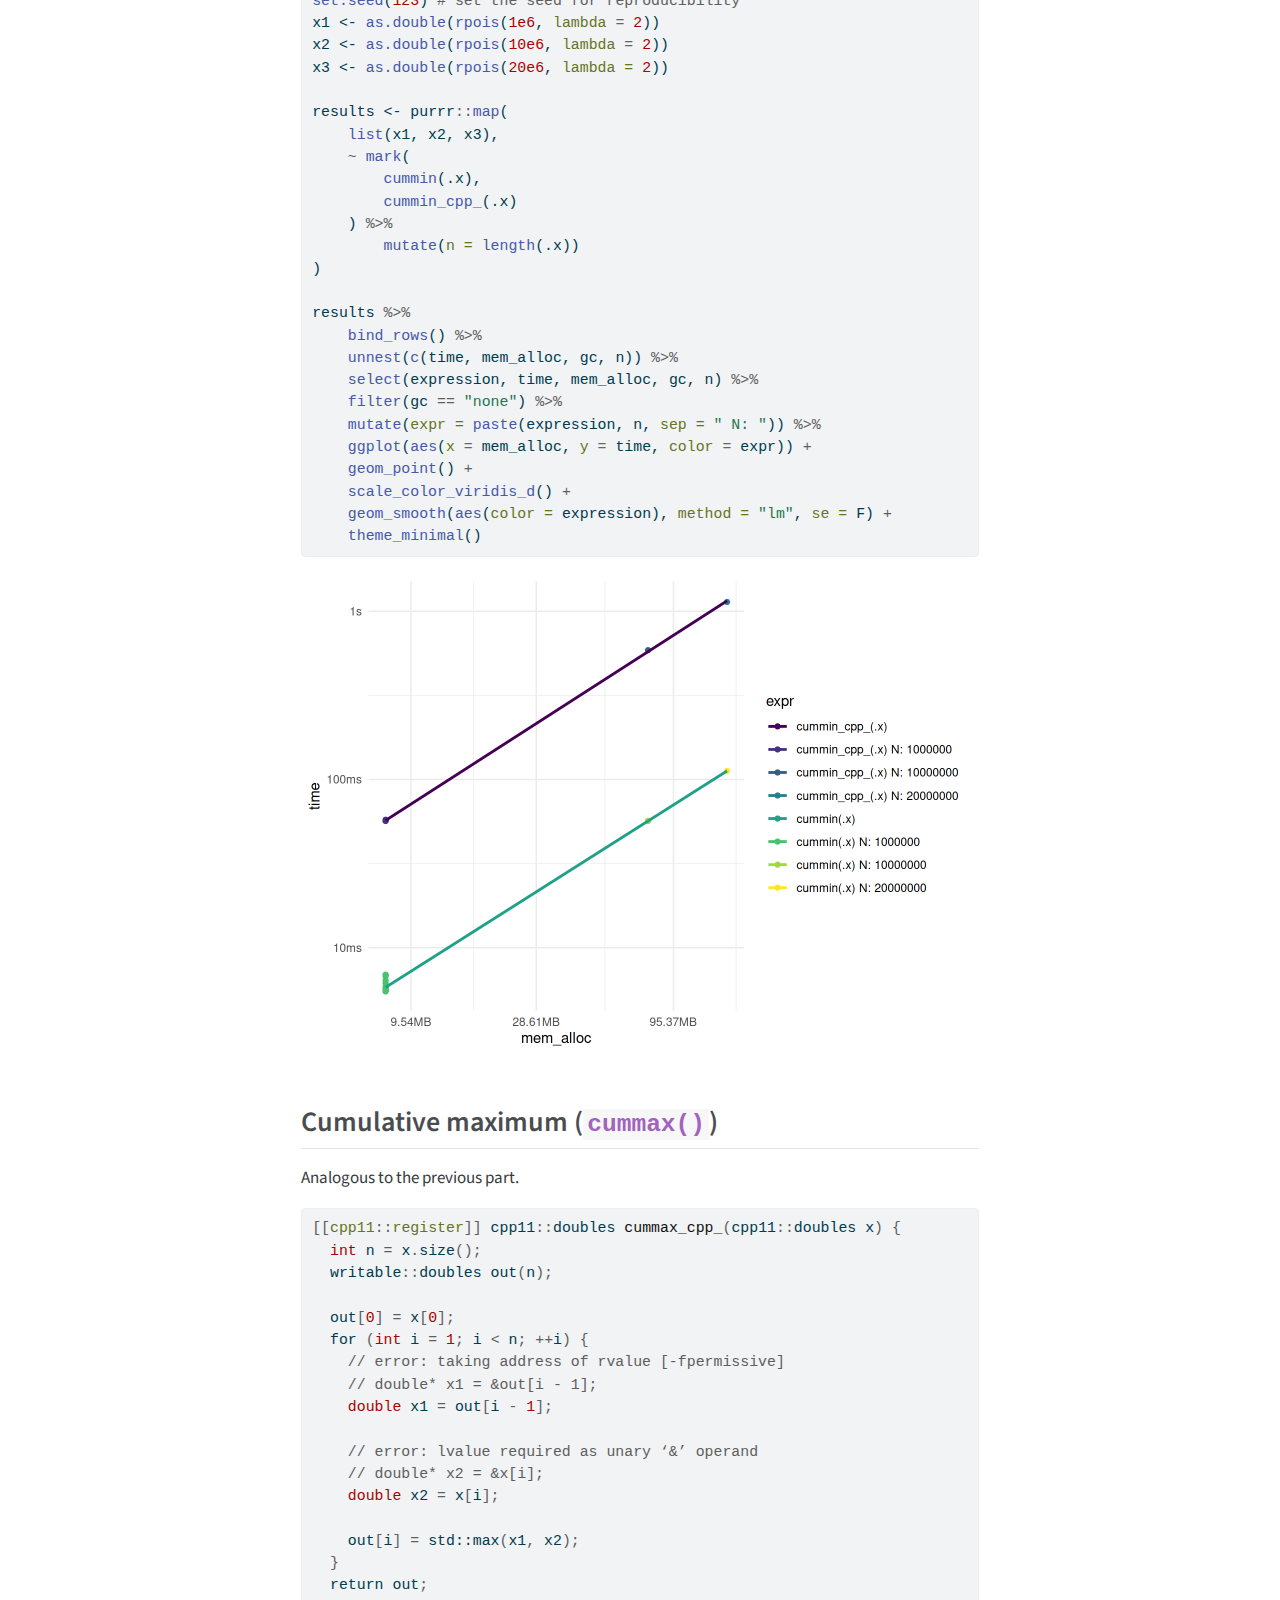
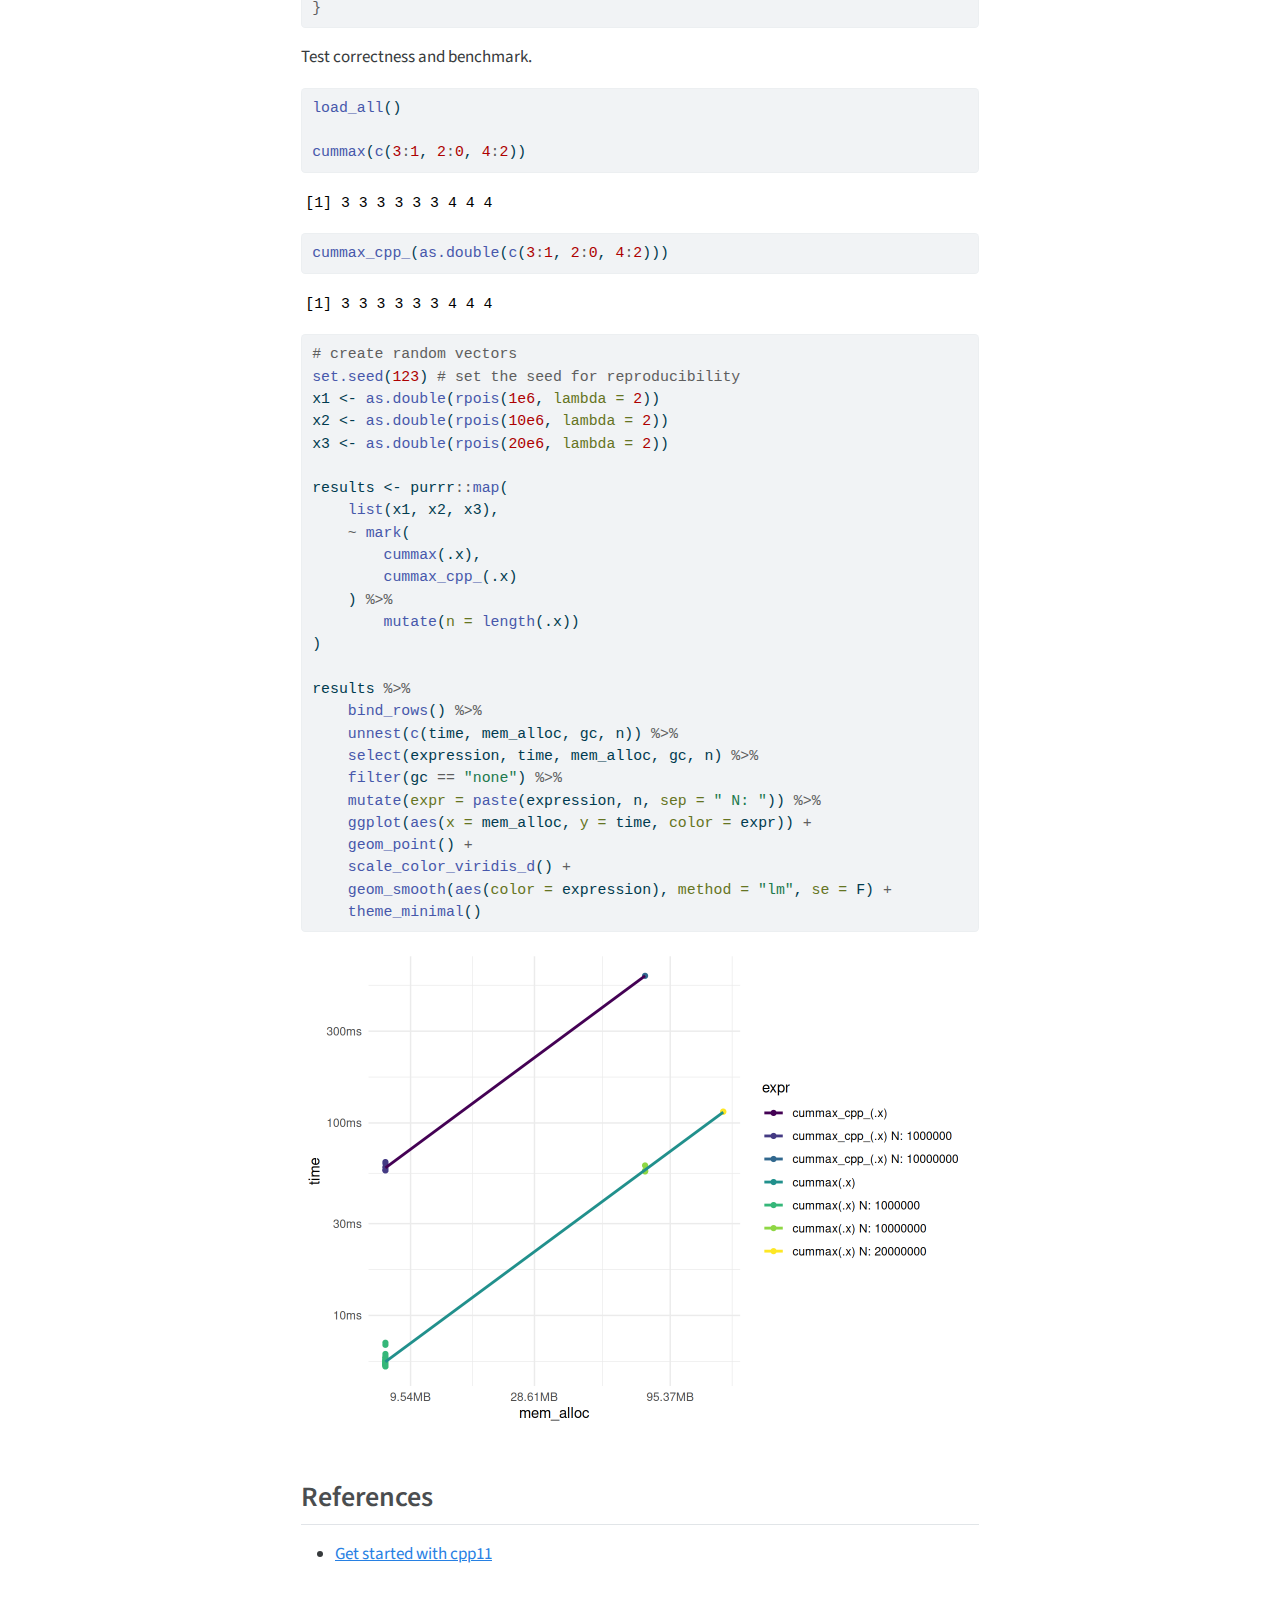
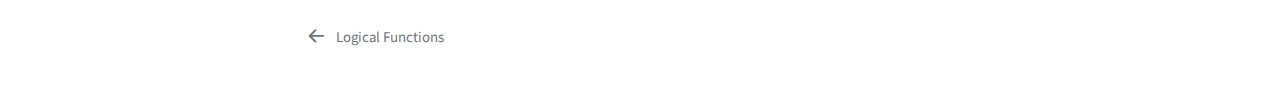
<file: docs/05-rolling-functions.html>
<!DOCTYPE html>
<html xmlns="http://www.w3.org/1999/xhtml" lang="en" xml:lang="en"><head>

<meta charset="utf-8">
<meta name="generator" content="quarto-1.3.433">

<meta name="viewport" content="width=device-width, initial-scale=1.0, user-scalable=yes">


<title>C++ for R Users - Rolling functions</title>
<style>
code{white-space: pre-wrap;}
span.smallcaps{font-variant: small-caps;}
div.columns{display: flex; gap: min(4vw, 1.5em);}
div.column{flex: auto; overflow-x: auto;}
div.hanging-indent{margin-left: 1.5em; text-indent: -1.5em;}
ul.task-list{list-style: none;}
ul.task-list li input[type="checkbox"] {
  width: 0.8em;
  margin: 0 0.8em 0.2em -1em; /* quarto-specific, see https://github.com/quarto-dev/quarto-cli/issues/4556 */ 
  vertical-align: middle;
}
/* CSS for syntax highlighting */
pre > code.sourceCode { white-space: pre; position: relative; }
pre > code.sourceCode > span { display: inline-block; line-height: 1.25; }
pre > code.sourceCode > span:empty { height: 1.2em; }
.sourceCode { overflow: visible; }
code.sourceCode > span { color: inherit; text-decoration: inherit; }
div.sourceCode { margin: 1em 0; }
pre.sourceCode { margin: 0; }
@media screen {
div.sourceCode { overflow: auto; }
}
@media print {
pre > code.sourceCode { white-space: pre-wrap; }
pre > code.sourceCode > span { text-indent: -5em; padding-left: 5em; }
}
pre.numberSource code
  { counter-reset: source-line 0; }
pre.numberSource code > span
  { position: relative; left: -4em; counter-increment: source-line; }
pre.numberSource code > span > a:first-child::before
  { content: counter(source-line);
    position: relative; left: -1em; text-align: right; vertical-align: baseline;
    border: none; display: inline-block;
    -webkit-touch-callout: none; -webkit-user-select: none;
    -khtml-user-select: none; -moz-user-select: none;
    -ms-user-select: none; user-select: none;
    padding: 0 4px; width: 4em;
  }
pre.numberSource { margin-left: 3em;  padding-left: 4px; }
div.sourceCode
  {   }
@media screen {
pre > code.sourceCode > span > a:first-child::before { text-decoration: underline; }
}
</style>


<script src="site_libs/quarto-nav/quarto-nav.js"></script>
<script src="site_libs/quarto-nav/headroom.min.js"></script>
<script src="site_libs/clipboard/clipboard.min.js"></script>
<script src="site_libs/quarto-search/autocomplete.umd.js"></script>
<script src="site_libs/quarto-search/fuse.min.js"></script>
<script src="site_libs/quarto-search/quarto-search.js"></script>
<meta name="quarto:offset" content="./">
<link href="./04-logical-functions.html" rel="prev">
<script src="site_libs/quarto-html/quarto.js"></script>
<script src="site_libs/quarto-html/popper.min.js"></script>
<script src="site_libs/quarto-html/tippy.umd.min.js"></script>
<script src="site_libs/quarto-html/anchor.min.js"></script>
<link href="site_libs/quarto-html/tippy.css" rel="stylesheet">
<link href="site_libs/quarto-html/quarto-syntax-highlighting.css" rel="stylesheet" id="quarto-text-highlighting-styles">
<script src="site_libs/bootstrap/bootstrap.min.js"></script>
<link href="site_libs/bootstrap/bootstrap-icons.css" rel="stylesheet">
<link href="site_libs/bootstrap/bootstrap.min.css" rel="stylesheet" id="quarto-bootstrap" data-mode="light">
<script id="quarto-search-options" type="application/json">{
  "location": "sidebar",
  "copy-button": false,
  "collapse-after": 3,
  "panel-placement": "start",
  "type": "textbox",
  "limit": 20,
  "language": {
    "search-no-results-text": "No results",
    "search-matching-documents-text": "matching documents",
    "search-copy-link-title": "Copy link to search",
    "search-hide-matches-text": "Hide additional matches",
    "search-more-match-text": "more match in this document",
    "search-more-matches-text": "more matches in this document",
    "search-clear-button-title": "Clear",
    "search-detached-cancel-button-title": "Cancel",
    "search-submit-button-title": "Submit",
    "search-label": "Search"
  }
}</script>


</head>

<body class="nav-sidebar floating">

<div id="quarto-search-results"></div>
  <header id="quarto-header" class="headroom fixed-top">
  <nav class="quarto-secondary-nav">
    <div class="container-fluid d-flex">
      <button type="button" class="quarto-btn-toggle btn" data-bs-toggle="collapse" data-bs-target="#quarto-sidebar,#quarto-sidebar-glass" aria-controls="quarto-sidebar" aria-expanded="false" aria-label="Toggle sidebar navigation" onclick="if (window.quartoToggleHeadroom) { window.quartoToggleHeadroom(); }">
        <i class="bi bi-layout-text-sidebar-reverse"></i>
      </button>
      <nav class="quarto-page-breadcrumbs" aria-label="breadcrumb"><ol class="breadcrumb"><li class="breadcrumb-item"><a href="./05-rolling-functions.html"><span class="chapter-title">Rolling functions</span></a></li></ol></nav>
      <a class="flex-grow-1" role="button" data-bs-toggle="collapse" data-bs-target="#quarto-sidebar,#quarto-sidebar-glass" aria-controls="quarto-sidebar" aria-expanded="false" aria-label="Toggle sidebar navigation" onclick="if (window.quartoToggleHeadroom) { window.quartoToggleHeadroom(); }">      
      </a>
      <button type="button" class="btn quarto-search-button" aria-label="" onclick="window.quartoOpenSearch();">
        <i class="bi bi-search"></i>
      </button>
    </div>
  </nav>
</header>
<!-- content -->
<div id="quarto-content" class="quarto-container page-columns page-rows-contents page-layout-article">
<!-- sidebar -->
  <nav id="quarto-sidebar" class="sidebar collapse collapse-horizontal sidebar-navigation floating overflow-auto">
    <div class="pt-lg-2 mt-2 text-left sidebar-header">
    <div class="sidebar-title mb-0 py-0">
      <a href="./">C++ for R Users</a> 
    </div>
      </div>
        <div class="mt-2 flex-shrink-0 align-items-center">
        <div class="sidebar-search">
        <div id="quarto-search" class="" title="Search"></div>
        </div>
        </div>
    <div class="sidebar-menu-container"> 
    <ul class="list-unstyled mt-1">
        <li class="sidebar-item">
  <div class="sidebar-item-container"> 
  <a href="./index.html" class="sidebar-item-text sidebar-link"><span class="chapter-title">Motivation</span></a>
  </div>
</li>
        <li class="sidebar-item">
  <div class="sidebar-item-container"> 
  <a href="./01-setup.html" class="sidebar-item-text sidebar-link"><span class="chapter-title">Setup</span></a>
  </div>
</li>
        <li class="sidebar-item">
  <div class="sidebar-item-container"> 
  <a href="./02-package-skeleton.html" class="sidebar-item-text sidebar-link"><span class="chapter-title">Package Skeleton</span></a>
  </div>
</li>
        <li class="sidebar-item">
  <div class="sidebar-item-container"> 
  <a href="./03-statistical-functions.html" class="sidebar-item-text sidebar-link"><span class="chapter-title">Statistical functions</span></a>
  </div>
</li>
        <li class="sidebar-item">
  <div class="sidebar-item-container"> 
  <a href="./04-logical-functions.html" class="sidebar-item-text sidebar-link"><span class="chapter-title">Logical Functions</span></a>
  </div>
</li>
        <li class="sidebar-item">
  <div class="sidebar-item-container"> 
  <a href="./05-rolling-functions.html" class="sidebar-item-text sidebar-link active"><span class="chapter-title">Rolling functions</span></a>
  </div>
</li>
    </ul>
    </div>
</nav>
<div id="quarto-sidebar-glass" data-bs-toggle="collapse" data-bs-target="#quarto-sidebar,#quarto-sidebar-glass"></div>
<!-- margin-sidebar -->
    <div id="quarto-margin-sidebar" class="sidebar margin-sidebar">
        <nav id="TOC" role="doc-toc" class="toc-active">
    <h2 id="toc-title">Table of contents</h2>
   
  <ul>
  <li><a href="#cumulative-sum-cumsum" id="toc-cumulative-sum-cumsum" class="nav-link active" data-scroll-target="#cumulative-sum-cumsum">Cumulative sum (<code>cumsum()</code>)</a></li>
  <li><a href="#cumulative-product-cumprod" id="toc-cumulative-product-cumprod" class="nav-link" data-scroll-target="#cumulative-product-cumprod">Cumulative product (<code>cumprod()</code>)</a></li>
  <li><a href="#cumulative-minimum-cummin" id="toc-cumulative-minimum-cummin" class="nav-link" data-scroll-target="#cumulative-minimum-cummin">Cumulative minimum (<code>cummin()</code>)</a></li>
  <li><a href="#cumulative-maximum-cummax" id="toc-cumulative-maximum-cummax" class="nav-link" data-scroll-target="#cumulative-maximum-cummax">Cumulative maximum (<code>cummax()</code>)</a></li>
  <li><a href="#references" id="toc-references" class="nav-link" data-scroll-target="#references">References</a></li>
  </ul>
</nav>
    </div>
<!-- main -->
<main class="content" id="quarto-document-content">

<header id="title-block-header" class="quarto-title-block default">
<div class="quarto-title">
<h1 class="title"><span class="chapter-title">Rolling functions</span></h1>
</div>



<div class="quarto-title-meta">

    
  
    
  </div>
  

</header>

<section id="cumulative-sum-cumsum" class="level2">
<h2 class="anchored" data-anchor-id="cumulative-sum-cumsum">Cumulative sum (<code>cumsum()</code>)</h2>
<p>To be able to create writable vectors, I need to append this below the namespace declaration (i.e., <code>using namespace cpp11</code>).</p>
<div class="sourceCode" id="cb1"><pre class="sourceCode cpp code-with-copy"><code class="sourceCode cpp"><span id="cb1-1"><a href="#cb1-1" aria-hidden="true" tabindex="-1"></a><span class="kw">namespace</span> writable <span class="op">=</span> cpp11<span class="op">::</span>writable<span class="op">;</span></span></code><button title="Copy to Clipboard" class="code-copy-button"><i class="bi"></i></button></pre></div>
<p>This function returns the cumulative sum of the elements of a vector.</p>
<div class="sourceCode" id="cb2"><pre class="sourceCode cpp code-with-copy"><code class="sourceCode cpp"><span id="cb2-1"><a href="#cb2-1" aria-hidden="true" tabindex="-1"></a><span class="op">[[</span><span class="at">cpp11</span><span class="op">::</span><span class="at">register</span><span class="op">]]</span> doubles <span class="va">cumsum_cpp_</span><span class="op">(</span>doubles x<span class="op">)</span> <span class="op">{</span></span>
<span id="cb2-2"><a href="#cb2-2" aria-hidden="true" tabindex="-1"></a>  <span class="dt">int</span> n <span class="op">=</span> x<span class="op">.</span>size<span class="op">();</span></span>
<span id="cb2-3"><a href="#cb2-3" aria-hidden="true" tabindex="-1"></a>  writable<span class="op">::</span>doubles out<span class="op">(</span>n<span class="op">);</span></span>
<span id="cb2-4"><a href="#cb2-4" aria-hidden="true" tabindex="-1"></a></span>
<span id="cb2-5"><a href="#cb2-5" aria-hidden="true" tabindex="-1"></a>  out<span class="op">[</span><span class="dv">0</span><span class="op">]</span> <span class="op">=</span> x<span class="op">[</span><span class="dv">0</span><span class="op">];</span></span>
<span id="cb2-6"><a href="#cb2-6" aria-hidden="true" tabindex="-1"></a>  <span class="cf">for</span><span class="op">(</span><span class="dt">int</span> i <span class="op">=</span> <span class="dv">1</span><span class="op">;</span> i <span class="op">&lt;</span> n<span class="op">;</span> <span class="op">++</span>i<span class="op">)</span> <span class="op">{</span></span>
<span id="cb2-7"><a href="#cb2-7" aria-hidden="true" tabindex="-1"></a>    out<span class="op">[</span>i<span class="op">]</span> <span class="op">=</span> out<span class="op">[</span>i <span class="op">-</span> <span class="dv">1</span><span class="op">]</span> <span class="op">+</span> x<span class="op">[</span>i<span class="op">];</span></span>
<span id="cb2-8"><a href="#cb2-8" aria-hidden="true" tabindex="-1"></a>  <span class="op">}</span></span>
<span id="cb2-9"><a href="#cb2-9" aria-hidden="true" tabindex="-1"></a>  <span class="cf">return</span> out<span class="op">;</span></span>
<span id="cb2-10"><a href="#cb2-10" aria-hidden="true" tabindex="-1"></a><span class="op">}</span></span></code><button title="Copy to Clipboard" class="code-copy-button"><i class="bi"></i></button></pre></div>
<p>The R equivalent is the following.</p>
<div class="sourceCode" id="cb3"><pre class="sourceCode r code-with-copy"><code class="sourceCode r"><span id="cb3-1"><a href="#cb3-1" aria-hidden="true" tabindex="-1"></a><span class="co">#' Return the cumulative sum of the coordinates of a vector (R)</span></span>
<span id="cb3-2"><a href="#cb3-2" aria-hidden="true" tabindex="-1"></a><span class="co">#' @param x numeric vector</span></span>
<span id="cb3-3"><a href="#cb3-3" aria-hidden="true" tabindex="-1"></a><span class="co">#' @export</span></span>
<span id="cb3-4"><a href="#cb3-4" aria-hidden="true" tabindex="-1"></a>cumsum_r <span class="ot">&lt;-</span> <span class="cf">function</span>(x) {</span>
<span id="cb3-5"><a href="#cb3-5" aria-hidden="true" tabindex="-1"></a>  n <span class="ot">&lt;-</span> <span class="fu">length</span>(x)</span>
<span id="cb3-6"><a href="#cb3-6" aria-hidden="true" tabindex="-1"></a>  out <span class="ot">&lt;-</span> <span class="fu">numeric</span>(n)</span>
<span id="cb3-7"><a href="#cb3-7" aria-hidden="true" tabindex="-1"></a>  out[<span class="dv">1</span>] <span class="ot">&lt;-</span> x[<span class="dv">1</span>]</span>
<span id="cb3-8"><a href="#cb3-8" aria-hidden="true" tabindex="-1"></a>  <span class="cf">for</span> (i <span class="cf">in</span> <span class="dv">2</span><span class="sc">:</span>n) {</span>
<span id="cb3-9"><a href="#cb3-9" aria-hidden="true" tabindex="-1"></a>    out[i] <span class="ot">&lt;-</span> out[i <span class="sc">-</span> <span class="dv">1</span>] <span class="sc">+</span> x[i]</span>
<span id="cb3-10"><a href="#cb3-10" aria-hidden="true" tabindex="-1"></a>  }</span>
<span id="cb3-11"><a href="#cb3-11" aria-hidden="true" tabindex="-1"></a>  out</span>
<span id="cb3-12"><a href="#cb3-12" aria-hidden="true" tabindex="-1"></a>}</span></code><button title="Copy to Clipboard" class="code-copy-button"><i class="bi"></i></button></pre></div>
<p>I also need to add the corresponding auxiliary function for the documentation.</p>
<div class="sourceCode" id="cb4"><pre class="sourceCode r code-with-copy"><code class="sourceCode r"><span id="cb4-1"><a href="#cb4-1" aria-hidden="true" tabindex="-1"></a><span class="co">#' Return the cumulative sum of the coordinates of a vector (C++)</span></span>
<span id="cb4-2"><a href="#cb4-2" aria-hidden="true" tabindex="-1"></a><span class="co">#' @inheritParams cumsum_r</span></span>
<span id="cb4-3"><a href="#cb4-3" aria-hidden="true" tabindex="-1"></a><span class="co">#' @export</span></span>
<span id="cb4-4"><a href="#cb4-4" aria-hidden="true" tabindex="-1"></a>cumsum_cpp <span class="ot">&lt;-</span> <span class="cf">function</span>(x) {</span>
<span id="cb4-5"><a href="#cb4-5" aria-hidden="true" tabindex="-1"></a>  <span class="fu">cumsum_cpp_</span>(<span class="fu">as.double</span>(x))</span>
<span id="cb4-6"><a href="#cb4-6" aria-hidden="true" tabindex="-1"></a>}</span></code><button title="Copy to Clipboard" class="code-copy-button"><i class="bi"></i></button></pre></div>
<p>A benchmark of the two functions is the following.</p>
<div class="cell">
<div class="sourceCode cell-code" id="cb5"><pre class="sourceCode r code-with-copy"><code class="sourceCode r"><span id="cb5-1"><a href="#cb5-1" aria-hidden="true" tabindex="-1"></a><span class="fu">load_all</span>()</span>
<span id="cb5-2"><a href="#cb5-2" aria-hidden="true" tabindex="-1"></a></span>
<span id="cb5-3"><a href="#cb5-3" aria-hidden="true" tabindex="-1"></a>x <span class="ot">&lt;-</span> <span class="fu">runif</span>(<span class="fl">1e3</span>) <span class="co"># 1,000,000 elements</span></span>
<span id="cb5-4"><a href="#cb5-4" aria-hidden="true" tabindex="-1"></a></span>
<span id="cb5-5"><a href="#cb5-5" aria-hidden="true" tabindex="-1"></a><span class="fu">cumsum</span>(<span class="dv">1</span><span class="sc">:</span><span class="dv">3</span>)</span></code><button title="Copy to Clipboard" class="code-copy-button"><i class="bi"></i></button></pre></div>
<div class="cell-output cell-output-stdout">
<pre><code>[1] 1 3 6</code></pre>
</div>
<div class="sourceCode cell-code" id="cb7"><pre class="sourceCode r code-with-copy"><code class="sourceCode r"><span id="cb7-1"><a href="#cb7-1" aria-hidden="true" tabindex="-1"></a><span class="fu">cumsum_cpp</span>(<span class="dv">1</span><span class="sc">:</span><span class="dv">3</span>)</span></code><button title="Copy to Clipboard" class="code-copy-button"><i class="bi"></i></button></pre></div>
<div class="cell-output cell-output-stdout">
<pre><code>[1] 1 3 6</code></pre>
</div>
<div class="sourceCode cell-code" id="cb9"><pre class="sourceCode r code-with-copy"><code class="sourceCode r"><span id="cb9-1"><a href="#cb9-1" aria-hidden="true" tabindex="-1"></a><span class="fu">cumsum_r</span>(<span class="dv">1</span><span class="sc">:</span><span class="dv">3</span>)</span></code><button title="Copy to Clipboard" class="code-copy-button"><i class="bi"></i></button></pre></div>
<div class="cell-output cell-output-stdout">
<pre><code>[1] 1 3 6</code></pre>
</div>
<div class="sourceCode cell-code" id="cb11"><pre class="sourceCode r code-with-copy"><code class="sourceCode r"><span id="cb11-1"><a href="#cb11-1" aria-hidden="true" tabindex="-1"></a><span class="fu">mark</span>(</span>
<span id="cb11-2"><a href="#cb11-2" aria-hidden="true" tabindex="-1"></a>    <span class="fu">cumsum</span>(x),</span>
<span id="cb11-3"><a href="#cb11-3" aria-hidden="true" tabindex="-1"></a>    <span class="fu">cumsum_cpp</span>(x),</span>
<span id="cb11-4"><a href="#cb11-4" aria-hidden="true" tabindex="-1"></a>    <span class="fu">cumsum_r</span>(x)</span>
<span id="cb11-5"><a href="#cb11-5" aria-hidden="true" tabindex="-1"></a>)</span></code><button title="Copy to Clipboard" class="code-copy-button"><i class="bi"></i></button></pre></div>
<div class="cell-output cell-output-stdout">
<pre><code># A tibble: 3 × 6
  expression         min   median `itr/sec` mem_alloc `gc/sec`
  &lt;bch:expr&gt;    &lt;bch:tm&gt; &lt;bch:tm&gt;     &lt;dbl&gt; &lt;bch:byt&gt;    &lt;dbl&gt;
1 cumsum(x)       1.91µs   5.17µs   192590.    7.86KB    19.3 
2 cumsum_cpp(x)  45.98µs  59.67µs    15061.    7.86KB     2.04
3 cumsum_r(x)   112.15µs 120.83µs     7050.   44.96KB     2.12</code></pre>
</div>
</div>
<p>My C++ function is in the middle between R’s <code>cumsum()</code> and my R function <code>cumsum_r()</code>.</p>
</section>
<section id="cumulative-product-cumprod" class="level2">
<h2 class="anchored" data-anchor-id="cumulative-product-cumprod">Cumulative product (<code>cumprod()</code>)</h2>
<p>In R we can use <code>cumprod()</code> to compute the cumulative product of a vector.</p>
<div class="cell">
<div class="sourceCode cell-code" id="cb13"><pre class="sourceCode r code-with-copy"><code class="sourceCode r"><span id="cb13-1"><a href="#cb13-1" aria-hidden="true" tabindex="-1"></a><span class="fu">cumprod</span>(<span class="dv">1</span><span class="sc">:</span><span class="dv">5</span>)</span></code><button title="Copy to Clipboard" class="code-copy-button"><i class="bi"></i></button></pre></div>
<div class="cell-output cell-output-stdout">
<pre><code>[1]   1   2   6  24 120</code></pre>
</div>
</div>
<p>The C++ implementation can use the shortcuts from the previous part.</p>
<div class="sourceCode" id="cb15"><pre class="sourceCode cpp code-with-copy"><code class="sourceCode cpp"><span id="cb15-1"><a href="#cb15-1" aria-hidden="true" tabindex="-1"></a><span class="op">[[</span><span class="at">cpp11</span><span class="op">::</span><span class="at">register</span><span class="op">]]</span> cpp11<span class="op">::</span>doubles <span class="va">cumprod_cpp_</span><span class="op">(</span>cpp11<span class="op">::</span>doubles x<span class="op">)</span> <span class="op">{</span></span>
<span id="cb15-2"><a href="#cb15-2" aria-hidden="true" tabindex="-1"></a>  <span class="dt">int</span> n <span class="op">=</span> x<span class="op">.</span>size<span class="op">();</span></span>
<span id="cb15-3"><a href="#cb15-3" aria-hidden="true" tabindex="-1"></a>  writable<span class="op">::</span>doubles out<span class="op">(</span>n<span class="op">);</span></span>
<span id="cb15-4"><a href="#cb15-4" aria-hidden="true" tabindex="-1"></a>  out<span class="op">[</span><span class="dv">0</span><span class="op">]</span> <span class="op">=</span> x<span class="op">[</span><span class="dv">0</span><span class="op">];</span></span>
<span id="cb15-5"><a href="#cb15-5" aria-hidden="true" tabindex="-1"></a>  <span class="cf">for</span><span class="op">(</span><span class="dt">int</span> i <span class="op">=</span> <span class="dv">1</span><span class="op">;</span> i <span class="op">&lt;</span> n<span class="op">;</span> <span class="op">++</span>i<span class="op">)</span> <span class="op">{</span></span>
<span id="cb15-6"><a href="#cb15-6" aria-hidden="true" tabindex="-1"></a>    out<span class="op">[</span>i<span class="op">]</span> <span class="op">=</span> out<span class="op">[</span>i <span class="op">-</span> <span class="dv">1</span><span class="op">]</span> <span class="op">*</span> x<span class="op">[</span>i<span class="op">];</span></span>
<span id="cb15-7"><a href="#cb15-7" aria-hidden="true" tabindex="-1"></a>  <span class="op">}</span></span>
<span id="cb15-8"><a href="#cb15-8" aria-hidden="true" tabindex="-1"></a>  <span class="cf">return</span> out<span class="op">;</span></span>
<span id="cb15-9"><a href="#cb15-9" aria-hidden="true" tabindex="-1"></a><span class="op">}</span></span></code><button title="Copy to Clipboard" class="code-copy-button"><i class="bi"></i></button></pre></div>
<p>Test correctness.</p>
<div class="cell">
<div class="sourceCode cell-code" id="cb16"><pre class="sourceCode r code-with-copy"><code class="sourceCode r"><span id="cb16-1"><a href="#cb16-1" aria-hidden="true" tabindex="-1"></a><span class="fu">load_all</span>()</span>
<span id="cb16-2"><a href="#cb16-2" aria-hidden="true" tabindex="-1"></a></span>
<span id="cb16-3"><a href="#cb16-3" aria-hidden="true" tabindex="-1"></a><span class="fu">cumprod</span>(<span class="dv">1</span><span class="sc">:</span><span class="dv">5</span>)</span></code><button title="Copy to Clipboard" class="code-copy-button"><i class="bi"></i></button></pre></div>
<div class="cell-output cell-output-stdout">
<pre><code>[1]   1   2   6  24 120</code></pre>
</div>
<div class="sourceCode cell-code" id="cb18"><pre class="sourceCode r code-with-copy"><code class="sourceCode r"><span id="cb18-1"><a href="#cb18-1" aria-hidden="true" tabindex="-1"></a><span class="fu">cumprod_cpp_</span>(<span class="dv">1</span><span class="sc">:</span><span class="dv">5</span>)</span></code><button title="Copy to Clipboard" class="code-copy-button"><i class="bi"></i></button></pre></div>
<div class="cell-output cell-output-error">
<pre><code>Error: Invalid input type, expected 'double' actual 'integer'</code></pre>
</div>
</div>
<p>I need an auxiliary function to cast the input as double.</p>
<div class="sourceCode" id="cb20"><pre class="sourceCode r code-with-copy"><code class="sourceCode r"><span id="cb20-1"><a href="#cb20-1" aria-hidden="true" tabindex="-1"></a><span class="co">#' Return the cumulative product of the coordinates of a vector (C++)</span></span>
<span id="cb20-2"><a href="#cb20-2" aria-hidden="true" tabindex="-1"></a><span class="co">#' @param x numeric vector</span></span>
<span id="cb20-3"><a href="#cb20-3" aria-hidden="true" tabindex="-1"></a><span class="co">#' @export</span></span>
<span id="cb20-4"><a href="#cb20-4" aria-hidden="true" tabindex="-1"></a>cumprod_cpp <span class="ot">&lt;-</span> <span class="cf">function</span>(x) {</span>
<span id="cb20-5"><a href="#cb20-5" aria-hidden="true" tabindex="-1"></a>  <span class="fu">cumprod_cpp_</span>(<span class="fu">as.double</span>(x))</span>
<span id="cb20-6"><a href="#cb20-6" aria-hidden="true" tabindex="-1"></a>}</span></code><button title="Copy to Clipboard" class="code-copy-button"><i class="bi"></i></button></pre></div>
<p>Now I can test the correctness of the function again.</p>
<div class="cell">
<div class="sourceCode cell-code" id="cb21"><pre class="sourceCode r code-with-copy"><code class="sourceCode r"><span id="cb21-1"><a href="#cb21-1" aria-hidden="true" tabindex="-1"></a><span class="fu">load_all</span>()</span>
<span id="cb21-2"><a href="#cb21-2" aria-hidden="true" tabindex="-1"></a></span>
<span id="cb21-3"><a href="#cb21-3" aria-hidden="true" tabindex="-1"></a><span class="fu">cumprod</span>(<span class="dv">1</span><span class="sc">:</span><span class="dv">5</span>)</span></code><button title="Copy to Clipboard" class="code-copy-button"><i class="bi"></i></button></pre></div>
<div class="cell-output cell-output-stdout">
<pre><code>[1]   1   2   6  24 120</code></pre>
</div>
<div class="sourceCode cell-code" id="cb23"><pre class="sourceCode r code-with-copy"><code class="sourceCode r"><span id="cb23-1"><a href="#cb23-1" aria-hidden="true" tabindex="-1"></a><span class="fu">cumprod_cpp</span>(<span class="dv">1</span><span class="sc">:</span><span class="dv">5</span>)</span></code><button title="Copy to Clipboard" class="code-copy-button"><i class="bi"></i></button></pre></div>
<div class="cell-output cell-output-stdout">
<pre><code>[1]   1   2   6  24 120</code></pre>
</div>
</div>
<p>Benchmark.</p>
<div class="cell">
<div class="sourceCode cell-code" id="cb25"><pre class="sourceCode r code-with-copy"><code class="sourceCode r"><span id="cb25-1"><a href="#cb25-1" aria-hidden="true" tabindex="-1"></a><span class="fu">set.seed</span>(<span class="dv">123</span>) <span class="co"># set the seed for reproducibility</span></span>
<span id="cb25-2"><a href="#cb25-2" aria-hidden="true" tabindex="-1"></a>x <span class="ot">&lt;-</span> <span class="fu">rpois</span>(<span class="fl">1e6</span>, <span class="at">lambda =</span> <span class="dv">2</span>) <span class="co"># 1,000,000 elements</span></span>
<span id="cb25-3"><a href="#cb25-3" aria-hidden="true" tabindex="-1"></a></span>
<span id="cb25-4"><a href="#cb25-4" aria-hidden="true" tabindex="-1"></a><span class="fu">mark</span>(</span>
<span id="cb25-5"><a href="#cb25-5" aria-hidden="true" tabindex="-1"></a>    <span class="fu">cumprod</span>(x),</span>
<span id="cb25-6"><a href="#cb25-6" aria-hidden="true" tabindex="-1"></a>    <span class="fu">cumprod_cpp</span>(x)</span>
<span id="cb25-7"><a href="#cb25-7" aria-hidden="true" tabindex="-1"></a>)</span></code><button title="Copy to Clipboard" class="code-copy-button"><i class="bi"></i></button></pre></div>
<div class="cell-output cell-output-stdout">
<pre><code># A tibble: 2 × 6
  expression          min   median `itr/sec` mem_alloc `gc/sec`
  &lt;bch:expr&gt;     &lt;bch:tm&gt; &lt;bch:tm&gt;     &lt;dbl&gt; &lt;bch:byt&gt;    &lt;dbl&gt;
1 cumprod(x)       3.61ms   5.23ms     164.     15.3MB    387. 
2 cumprod_cpp(x)  51.49ms  53.21ms      18.6    15.3MB     18.6</code></pre>
</div>
</div>
<p>The C++ implementation is slower than base R.</p>
<p>One remedial solution is not to define the length of the vector and add one coordinate on each step.</p>
<div class="sourceCode" id="cb27"><pre class="sourceCode cpp code-with-copy"><code class="sourceCode cpp"><span id="cb27-1"><a href="#cb27-1" aria-hidden="true" tabindex="-1"></a><span class="op">[[</span><span class="at">cpp11</span><span class="op">::</span><span class="at">register</span><span class="op">]]</span> cpp11<span class="op">::</span>doubles <span class="va">cumprod_cpp_2_</span><span class="op">(</span>cpp11<span class="op">::</span>doubles x<span class="op">)</span> <span class="op">{</span></span>
<span id="cb27-2"><a href="#cb27-2" aria-hidden="true" tabindex="-1"></a>  <span class="dt">int</span> n <span class="op">=</span> x<span class="op">.</span>size<span class="op">();</span></span>
<span id="cb27-3"><a href="#cb27-3" aria-hidden="true" tabindex="-1"></a>  writable<span class="op">::</span>doubles out<span class="op">;</span></span>
<span id="cb27-4"><a href="#cb27-4" aria-hidden="true" tabindex="-1"></a>  out<span class="op">.</span>push_back<span class="op">(</span>x<span class="op">[</span><span class="dv">0</span><span class="op">]);</span></span>
<span id="cb27-5"><a href="#cb27-5" aria-hidden="true" tabindex="-1"></a>  <span class="cf">for</span><span class="op">(</span><span class="dt">int</span> i <span class="op">=</span> <span class="dv">1</span><span class="op">;</span> i <span class="op">&lt;</span> n<span class="op">;</span> <span class="op">++</span>i<span class="op">)</span> <span class="op">{</span></span>
<span id="cb27-6"><a href="#cb27-6" aria-hidden="true" tabindex="-1"></a>    out<span class="op">.</span>push_back<span class="op">(</span>out<span class="op">[</span>i <span class="op">-</span> <span class="dv">1</span><span class="op">]</span> <span class="op">*</span> x<span class="op">[</span>i<span class="op">]);</span></span>
<span id="cb27-7"><a href="#cb27-7" aria-hidden="true" tabindex="-1"></a>  <span class="op">}</span></span>
<span id="cb27-8"><a href="#cb27-8" aria-hidden="true" tabindex="-1"></a>  <span class="cf">return</span> out<span class="op">;</span></span>
<span id="cb27-9"><a href="#cb27-9" aria-hidden="true" tabindex="-1"></a><span class="op">}</span></span></code><button title="Copy to Clipboard" class="code-copy-button"><i class="bi"></i></button></pre></div>
<p>Benchmark.</p>
<div class="cell">
<div class="sourceCode cell-code" id="cb28"><pre class="sourceCode r code-with-copy"><code class="sourceCode r"><span id="cb28-1"><a href="#cb28-1" aria-hidden="true" tabindex="-1"></a><span class="fu">load_all</span>()</span>
<span id="cb28-2"><a href="#cb28-2" aria-hidden="true" tabindex="-1"></a></span>
<span id="cb28-3"><a href="#cb28-3" aria-hidden="true" tabindex="-1"></a><span class="fu">set.seed</span>(<span class="dv">123</span>) <span class="co"># set the seed for reproducibility</span></span>
<span id="cb28-4"><a href="#cb28-4" aria-hidden="true" tabindex="-1"></a>x <span class="ot">&lt;-</span> <span class="fu">rpois</span>(<span class="fl">1e6</span>, <span class="at">lambda =</span> <span class="dv">2</span>) <span class="co"># 1,000,000 elements</span></span>
<span id="cb28-5"><a href="#cb28-5" aria-hidden="true" tabindex="-1"></a></span>
<span id="cb28-6"><a href="#cb28-6" aria-hidden="true" tabindex="-1"></a><span class="fu">library</span>(ggplot2)</span>
<span id="cb28-7"><a href="#cb28-7" aria-hidden="true" tabindex="-1"></a><span class="fu">library</span>(dplyr)</span>
<span id="cb28-8"><a href="#cb28-8" aria-hidden="true" tabindex="-1"></a><span class="fu">library</span>(tidyr)</span>
<span id="cb28-9"><a href="#cb28-9" aria-hidden="true" tabindex="-1"></a></span>
<span id="cb28-10"><a href="#cb28-10" aria-hidden="true" tabindex="-1"></a>results <span class="ot">&lt;-</span> <span class="fu">mark</span>(</span>
<span id="cb28-11"><a href="#cb28-11" aria-hidden="true" tabindex="-1"></a>    <span class="fu">cumprod</span>(x),</span>
<span id="cb28-12"><a href="#cb28-12" aria-hidden="true" tabindex="-1"></a>    <span class="fu">cumprod_cpp</span>(x),</span>
<span id="cb28-13"><a href="#cb28-13" aria-hidden="true" tabindex="-1"></a>    <span class="fu">cumprod_cpp_</span>(<span class="fu">as.double</span>(x)),</span>
<span id="cb28-14"><a href="#cb28-14" aria-hidden="true" tabindex="-1"></a>    <span class="fu">cumprod_cpp_2_</span>(<span class="fu">as.double</span>(x))</span>
<span id="cb28-15"><a href="#cb28-15" aria-hidden="true" tabindex="-1"></a>)</span>
<span id="cb28-16"><a href="#cb28-16" aria-hidden="true" tabindex="-1"></a></span>
<span id="cb28-17"><a href="#cb28-17" aria-hidden="true" tabindex="-1"></a>results <span class="sc">%&gt;%</span></span>
<span id="cb28-18"><a href="#cb28-18" aria-hidden="true" tabindex="-1"></a>    <span class="fu">unnest</span>(<span class="fu">c</span>(time, mem_alloc, gc)) <span class="sc">%&gt;%</span></span>
<span id="cb28-19"><a href="#cb28-19" aria-hidden="true" tabindex="-1"></a>    <span class="fu">select</span>(expression, time, mem_alloc, gc) <span class="sc">%&gt;%</span></span>
<span id="cb28-20"><a href="#cb28-20" aria-hidden="true" tabindex="-1"></a>    <span class="fu">filter</span>(gc <span class="sc">==</span> <span class="st">"none"</span>) <span class="sc">%&gt;%</span></span>
<span id="cb28-21"><a href="#cb28-21" aria-hidden="true" tabindex="-1"></a>    <span class="fu">ggplot</span>(<span class="fu">aes</span>(<span class="at">x =</span> mem_alloc, <span class="at">y =</span> time, <span class="at">color =</span> expression)) <span class="sc">+</span></span>
<span id="cb28-22"><a href="#cb28-22" aria-hidden="true" tabindex="-1"></a>    <span class="fu">geom_point</span>() <span class="sc">+</span></span>
<span id="cb28-23"><a href="#cb28-23" aria-hidden="true" tabindex="-1"></a>    <span class="fu">scale_color_viridis_d</span>() <span class="sc">+</span></span>
<span id="cb28-24"><a href="#cb28-24" aria-hidden="true" tabindex="-1"></a>    <span class="fu">geom_smooth</span>(<span class="at">method =</span> <span class="st">"lm"</span>, <span class="at">se =</span> F, <span class="at">colour =</span> <span class="st">"grey50"</span>) <span class="sc">+</span></span>
<span id="cb28-25"><a href="#cb28-25" aria-hidden="true" tabindex="-1"></a>    <span class="fu">theme_minimal</span>()</span></code><button title="Copy to Clipboard" class="code-copy-button"><i class="bi"></i></button></pre></div>
<div class="cell-output-display">
<p><img src="05-rolling-functions_files/figure-html/05-functions-cumprod-benchmark2-1.png" class="img-fluid" width="672"></p>
</div>
</div>
<p><code>cumprod_cpp_2_</code> is faster than <code>cumprod_cpp_</code> but still slower than base R, and it uses more memory than any of the compared function calls.</p>
</section>
<section id="cumulative-minimum-cummin" class="level2">
<h2 class="anchored" data-anchor-id="cumulative-minimum-cummin">Cumulative minimum (<code>cummin()</code>)</h2>
<p>Let’s look at this example from R’s documentation.</p>
<div class="cell">
<div class="sourceCode cell-code" id="cb29"><pre class="sourceCode r code-with-copy"><code class="sourceCode r"><span id="cb29-1"><a href="#cb29-1" aria-hidden="true" tabindex="-1"></a><span class="fu">c</span>(<span class="dv">3</span><span class="sc">:</span><span class="dv">1</span>, <span class="dv">2</span><span class="sc">:</span><span class="dv">0</span>, <span class="dv">4</span><span class="sc">:</span><span class="dv">2</span>)</span></code><button title="Copy to Clipboard" class="code-copy-button"><i class="bi"></i></button></pre></div>
<div class="cell-output cell-output-stdout">
<pre><code>[1] 3 2 1 2 1 0 4 3 2</code></pre>
</div>
<div class="sourceCode cell-code" id="cb31"><pre class="sourceCode r code-with-copy"><code class="sourceCode r"><span id="cb31-1"><a href="#cb31-1" aria-hidden="true" tabindex="-1"></a><span class="fu">cummin</span>(<span class="fu">c</span>(<span class="dv">3</span><span class="sc">:</span><span class="dv">1</span>, <span class="dv">2</span><span class="sc">:</span><span class="dv">0</span>, <span class="dv">4</span><span class="sc">:</span><span class="dv">2</span>))</span></code><button title="Copy to Clipboard" class="code-copy-button"><i class="bi"></i></button></pre></div>
<div class="cell-output cell-output-stdout">
<pre><code>[1] 3 2 1 1 1 0 0 0 0</code></pre>
</div>
</div>
<p>The function starts with the first element and then it compares the next element with the current minimum and keeps the smallest value. In this case, when it reaches zero, the next values in the sequence are zeroes because there are no negative values in the original vector.</p>
<p>The lesson from the previous part is to avoid growing vectors, it uses more memory.</p>
<p>The C++ implementation can use the learning from the previous parts.</p>
<div class="sourceCode" id="cb33"><pre class="sourceCode cpp code-with-copy"><code class="sourceCode cpp"><span id="cb33-1"><a href="#cb33-1" aria-hidden="true" tabindex="-1"></a><span class="op">[[</span><span class="at">cpp11</span><span class="op">::</span><span class="at">register</span><span class="op">]]</span> cpp11<span class="op">::</span>doubles <span class="va">cummin_cpp_</span><span class="op">(</span>cpp11<span class="op">::</span>doubles x<span class="op">)</span> <span class="op">{</span></span>
<span id="cb33-2"><a href="#cb33-2" aria-hidden="true" tabindex="-1"></a>  <span class="dt">int</span> n <span class="op">=</span> x<span class="op">.</span>size<span class="op">();</span></span>
<span id="cb33-3"><a href="#cb33-3" aria-hidden="true" tabindex="-1"></a>  writable<span class="op">::</span>doubles out<span class="op">(</span>n<span class="op">);</span></span>
<span id="cb33-4"><a href="#cb33-4" aria-hidden="true" tabindex="-1"></a></span>
<span id="cb33-5"><a href="#cb33-5" aria-hidden="true" tabindex="-1"></a>  out<span class="op">[</span><span class="dv">0</span><span class="op">]</span> <span class="op">=</span> x<span class="op">[</span><span class="dv">0</span><span class="op">];</span></span>
<span id="cb33-6"><a href="#cb33-6" aria-hidden="true" tabindex="-1"></a>  <span class="cf">for</span> <span class="op">(</span><span class="dt">int</span> i <span class="op">=</span> <span class="dv">1</span><span class="op">;</span> i <span class="op">&lt;</span> n<span class="op">;</span> <span class="op">++</span>i<span class="op">)</span> <span class="op">{</span></span>
<span id="cb33-7"><a href="#cb33-7" aria-hidden="true" tabindex="-1"></a>    <span class="co">// error: taking address of rvalue [-fpermissive]</span></span>
<span id="cb33-8"><a href="#cb33-8" aria-hidden="true" tabindex="-1"></a>    <span class="co">// double* x1 = &amp;out[i - 1];</span></span>
<span id="cb33-9"><a href="#cb33-9" aria-hidden="true" tabindex="-1"></a>    <span class="dt">double</span> x1 <span class="op">=</span> out<span class="op">[</span>i <span class="op">-</span> <span class="dv">1</span><span class="op">];</span></span>
<span id="cb33-10"><a href="#cb33-10" aria-hidden="true" tabindex="-1"></a></span>
<span id="cb33-11"><a href="#cb33-11" aria-hidden="true" tabindex="-1"></a>    <span class="co">// error: lvalue required as unary ‘&amp;’ operand</span></span>
<span id="cb33-12"><a href="#cb33-12" aria-hidden="true" tabindex="-1"></a>    <span class="co">// double* x2 = &amp;x[i];</span></span>
<span id="cb33-13"><a href="#cb33-13" aria-hidden="true" tabindex="-1"></a>    <span class="dt">double</span> x2 <span class="op">=</span> x<span class="op">[</span>i<span class="op">];</span></span>
<span id="cb33-14"><a href="#cb33-14" aria-hidden="true" tabindex="-1"></a></span>
<span id="cb33-15"><a href="#cb33-15" aria-hidden="true" tabindex="-1"></a>    out<span class="op">[</span>i<span class="op">]</span> <span class="op">=</span> <span class="bu">std::</span>min<span class="op">(</span>x1<span class="op">,</span> x2<span class="op">);</span></span>
<span id="cb33-16"><a href="#cb33-16" aria-hidden="true" tabindex="-1"></a>  <span class="op">}</span></span>
<span id="cb33-17"><a href="#cb33-17" aria-hidden="true" tabindex="-1"></a>  <span class="cf">return</span> out<span class="op">;</span></span>
<span id="cb33-18"><a href="#cb33-18" aria-hidden="true" tabindex="-1"></a><span class="op">}</span></span></code><button title="Copy to Clipboard" class="code-copy-button"><i class="bi"></i></button></pre></div>
<p>Test correctness and benchmark.</p>
<div class="cell">
<div class="sourceCode cell-code" id="cb34"><pre class="sourceCode r code-with-copy"><code class="sourceCode r"><span id="cb34-1"><a href="#cb34-1" aria-hidden="true" tabindex="-1"></a><span class="fu">load_all</span>()</span>
<span id="cb34-2"><a href="#cb34-2" aria-hidden="true" tabindex="-1"></a></span>
<span id="cb34-3"><a href="#cb34-3" aria-hidden="true" tabindex="-1"></a><span class="fu">cummin</span>(<span class="fu">c</span>(<span class="dv">3</span><span class="sc">:</span><span class="dv">1</span>, <span class="dv">2</span><span class="sc">:</span><span class="dv">0</span>, <span class="dv">4</span><span class="sc">:</span><span class="dv">2</span>))</span></code><button title="Copy to Clipboard" class="code-copy-button"><i class="bi"></i></button></pre></div>
<div class="cell-output cell-output-stdout">
<pre><code>[1] 3 2 1 1 1 0 0 0 0</code></pre>
</div>
<div class="sourceCode cell-code" id="cb36"><pre class="sourceCode r code-with-copy"><code class="sourceCode r"><span id="cb36-1"><a href="#cb36-1" aria-hidden="true" tabindex="-1"></a><span class="fu">cummin_cpp_</span>(<span class="fu">as.double</span>(<span class="fu">c</span>(<span class="dv">3</span><span class="sc">:</span><span class="dv">1</span>, <span class="dv">2</span><span class="sc">:</span><span class="dv">0</span>, <span class="dv">4</span><span class="sc">:</span><span class="dv">2</span>)))</span></code><button title="Copy to Clipboard" class="code-copy-button"><i class="bi"></i></button></pre></div>
<div class="cell-output cell-output-stdout">
<pre><code>[1] 3 2 1 1 1 0 0 0 0</code></pre>
</div>
<div class="sourceCode cell-code" id="cb38"><pre class="sourceCode r code-with-copy"><code class="sourceCode r"><span id="cb38-1"><a href="#cb38-1" aria-hidden="true" tabindex="-1"></a><span class="co"># create random vectors</span></span>
<span id="cb38-2"><a href="#cb38-2" aria-hidden="true" tabindex="-1"></a><span class="fu">set.seed</span>(<span class="dv">123</span>) <span class="co"># set the seed for reproducibility</span></span>
<span id="cb38-3"><a href="#cb38-3" aria-hidden="true" tabindex="-1"></a>x1 <span class="ot">&lt;-</span> <span class="fu">as.double</span>(<span class="fu">rpois</span>(<span class="fl">1e6</span>, <span class="at">lambda =</span> <span class="dv">2</span>))</span>
<span id="cb38-4"><a href="#cb38-4" aria-hidden="true" tabindex="-1"></a>x2 <span class="ot">&lt;-</span> <span class="fu">as.double</span>(<span class="fu">rpois</span>(<span class="fl">10e6</span>, <span class="at">lambda =</span> <span class="dv">2</span>))</span>
<span id="cb38-5"><a href="#cb38-5" aria-hidden="true" tabindex="-1"></a>x3 <span class="ot">&lt;-</span> <span class="fu">as.double</span>(<span class="fu">rpois</span>(<span class="fl">20e6</span>, <span class="at">lambda =</span> <span class="dv">2</span>))</span>
<span id="cb38-6"><a href="#cb38-6" aria-hidden="true" tabindex="-1"></a></span>
<span id="cb38-7"><a href="#cb38-7" aria-hidden="true" tabindex="-1"></a>results <span class="ot">&lt;-</span> purrr<span class="sc">::</span><span class="fu">map</span>(</span>
<span id="cb38-8"><a href="#cb38-8" aria-hidden="true" tabindex="-1"></a>    <span class="fu">list</span>(x1, x2, x3),</span>
<span id="cb38-9"><a href="#cb38-9" aria-hidden="true" tabindex="-1"></a>    <span class="sc">~</span> <span class="fu">mark</span>(</span>
<span id="cb38-10"><a href="#cb38-10" aria-hidden="true" tabindex="-1"></a>        <span class="fu">cummin</span>(.x),</span>
<span id="cb38-11"><a href="#cb38-11" aria-hidden="true" tabindex="-1"></a>        <span class="fu">cummin_cpp_</span>(.x)</span>
<span id="cb38-12"><a href="#cb38-12" aria-hidden="true" tabindex="-1"></a>    ) <span class="sc">%&gt;%</span></span>
<span id="cb38-13"><a href="#cb38-13" aria-hidden="true" tabindex="-1"></a>        <span class="fu">mutate</span>(<span class="at">n =</span> <span class="fu">length</span>(.x))</span>
<span id="cb38-14"><a href="#cb38-14" aria-hidden="true" tabindex="-1"></a>)</span>
<span id="cb38-15"><a href="#cb38-15" aria-hidden="true" tabindex="-1"></a></span>
<span id="cb38-16"><a href="#cb38-16" aria-hidden="true" tabindex="-1"></a>results <span class="sc">%&gt;%</span></span>
<span id="cb38-17"><a href="#cb38-17" aria-hidden="true" tabindex="-1"></a>    <span class="fu">bind_rows</span>() <span class="sc">%&gt;%</span></span>
<span id="cb38-18"><a href="#cb38-18" aria-hidden="true" tabindex="-1"></a>    <span class="fu">unnest</span>(<span class="fu">c</span>(time, mem_alloc, gc, n)) <span class="sc">%&gt;%</span></span>
<span id="cb38-19"><a href="#cb38-19" aria-hidden="true" tabindex="-1"></a>    <span class="fu">select</span>(expression, time, mem_alloc, gc, n) <span class="sc">%&gt;%</span></span>
<span id="cb38-20"><a href="#cb38-20" aria-hidden="true" tabindex="-1"></a>    <span class="fu">filter</span>(gc <span class="sc">==</span> <span class="st">"none"</span>) <span class="sc">%&gt;%</span></span>
<span id="cb38-21"><a href="#cb38-21" aria-hidden="true" tabindex="-1"></a>    <span class="fu">mutate</span>(<span class="at">expr =</span> <span class="fu">paste</span>(expression, n, <span class="at">sep =</span> <span class="st">" N: "</span>)) <span class="sc">%&gt;%</span></span>
<span id="cb38-22"><a href="#cb38-22" aria-hidden="true" tabindex="-1"></a>    <span class="fu">ggplot</span>(<span class="fu">aes</span>(<span class="at">x =</span> mem_alloc, <span class="at">y =</span> time, <span class="at">color =</span> expr)) <span class="sc">+</span></span>
<span id="cb38-23"><a href="#cb38-23" aria-hidden="true" tabindex="-1"></a>    <span class="fu">geom_point</span>() <span class="sc">+</span></span>
<span id="cb38-24"><a href="#cb38-24" aria-hidden="true" tabindex="-1"></a>    <span class="fu">scale_color_viridis_d</span>() <span class="sc">+</span></span>
<span id="cb38-25"><a href="#cb38-25" aria-hidden="true" tabindex="-1"></a>    <span class="fu">geom_smooth</span>(<span class="fu">aes</span>(<span class="at">color =</span> expression), <span class="at">method =</span> <span class="st">"lm"</span>, <span class="at">se =</span> F) <span class="sc">+</span></span>
<span id="cb38-26"><a href="#cb38-26" aria-hidden="true" tabindex="-1"></a>    <span class="fu">theme_minimal</span>()</span></code><button title="Copy to Clipboard" class="code-copy-button"><i class="bi"></i></button></pre></div>
<div class="cell-output-display">
<p><img src="05-rolling-functions_files/figure-html/05-functions-cummin-correctness-1.png" class="img-fluid" width="672"></p>
</div>
</div>
</section>
<section id="cumulative-maximum-cummax" class="level2">
<h2 class="anchored" data-anchor-id="cumulative-maximum-cummax">Cumulative maximum (<code>cummax()</code>)</h2>
<p>Analogous to the previous part.</p>
<div class="sourceCode" id="cb39"><pre class="sourceCode cpp code-with-copy"><code class="sourceCode cpp"><span id="cb39-1"><a href="#cb39-1" aria-hidden="true" tabindex="-1"></a><span class="op">[[</span><span class="at">cpp11</span><span class="op">::</span><span class="at">register</span><span class="op">]]</span> cpp11<span class="op">::</span>doubles <span class="va">cummax_cpp_</span><span class="op">(</span>cpp11<span class="op">::</span>doubles x<span class="op">)</span> <span class="op">{</span></span>
<span id="cb39-2"><a href="#cb39-2" aria-hidden="true" tabindex="-1"></a>  <span class="dt">int</span> n <span class="op">=</span> x<span class="op">.</span>size<span class="op">();</span></span>
<span id="cb39-3"><a href="#cb39-3" aria-hidden="true" tabindex="-1"></a>  writable<span class="op">::</span>doubles out<span class="op">(</span>n<span class="op">);</span></span>
<span id="cb39-4"><a href="#cb39-4" aria-hidden="true" tabindex="-1"></a></span>
<span id="cb39-5"><a href="#cb39-5" aria-hidden="true" tabindex="-1"></a>  out<span class="op">[</span><span class="dv">0</span><span class="op">]</span> <span class="op">=</span> x<span class="op">[</span><span class="dv">0</span><span class="op">];</span></span>
<span id="cb39-6"><a href="#cb39-6" aria-hidden="true" tabindex="-1"></a>  <span class="cf">for</span> <span class="op">(</span><span class="dt">int</span> i <span class="op">=</span> <span class="dv">1</span><span class="op">;</span> i <span class="op">&lt;</span> n<span class="op">;</span> <span class="op">++</span>i<span class="op">)</span> <span class="op">{</span></span>
<span id="cb39-7"><a href="#cb39-7" aria-hidden="true" tabindex="-1"></a>    <span class="co">// error: taking address of rvalue [-fpermissive]</span></span>
<span id="cb39-8"><a href="#cb39-8" aria-hidden="true" tabindex="-1"></a>    <span class="co">// double* x1 = &amp;out[i - 1];</span></span>
<span id="cb39-9"><a href="#cb39-9" aria-hidden="true" tabindex="-1"></a>    <span class="dt">double</span> x1 <span class="op">=</span> out<span class="op">[</span>i <span class="op">-</span> <span class="dv">1</span><span class="op">];</span></span>
<span id="cb39-10"><a href="#cb39-10" aria-hidden="true" tabindex="-1"></a></span>
<span id="cb39-11"><a href="#cb39-11" aria-hidden="true" tabindex="-1"></a>    <span class="co">// error: lvalue required as unary ‘&amp;’ operand</span></span>
<span id="cb39-12"><a href="#cb39-12" aria-hidden="true" tabindex="-1"></a>    <span class="co">// double* x2 = &amp;x[i];</span></span>
<span id="cb39-13"><a href="#cb39-13" aria-hidden="true" tabindex="-1"></a>    <span class="dt">double</span> x2 <span class="op">=</span> x<span class="op">[</span>i<span class="op">];</span></span>
<span id="cb39-14"><a href="#cb39-14" aria-hidden="true" tabindex="-1"></a></span>
<span id="cb39-15"><a href="#cb39-15" aria-hidden="true" tabindex="-1"></a>    out<span class="op">[</span>i<span class="op">]</span> <span class="op">=</span> <span class="bu">std::</span>max<span class="op">(</span>x1<span class="op">,</span> x2<span class="op">);</span></span>
<span id="cb39-16"><a href="#cb39-16" aria-hidden="true" tabindex="-1"></a>  <span class="op">}</span></span>
<span id="cb39-17"><a href="#cb39-17" aria-hidden="true" tabindex="-1"></a>  <span class="cf">return</span> out<span class="op">;</span></span>
<span id="cb39-18"><a href="#cb39-18" aria-hidden="true" tabindex="-1"></a><span class="op">}</span></span></code><button title="Copy to Clipboard" class="code-copy-button"><i class="bi"></i></button></pre></div>
<p>Test correctness and benchmark.</p>
<div class="cell">
<div class="sourceCode cell-code" id="cb40"><pre class="sourceCode r code-with-copy"><code class="sourceCode r"><span id="cb40-1"><a href="#cb40-1" aria-hidden="true" tabindex="-1"></a><span class="fu">load_all</span>()</span>
<span id="cb40-2"><a href="#cb40-2" aria-hidden="true" tabindex="-1"></a></span>
<span id="cb40-3"><a href="#cb40-3" aria-hidden="true" tabindex="-1"></a><span class="fu">cummax</span>(<span class="fu">c</span>(<span class="dv">3</span><span class="sc">:</span><span class="dv">1</span>, <span class="dv">2</span><span class="sc">:</span><span class="dv">0</span>, <span class="dv">4</span><span class="sc">:</span><span class="dv">2</span>))</span></code><button title="Copy to Clipboard" class="code-copy-button"><i class="bi"></i></button></pre></div>
<div class="cell-output cell-output-stdout">
<pre><code>[1] 3 3 3 3 3 3 4 4 4</code></pre>
</div>
<div class="sourceCode cell-code" id="cb42"><pre class="sourceCode r code-with-copy"><code class="sourceCode r"><span id="cb42-1"><a href="#cb42-1" aria-hidden="true" tabindex="-1"></a><span class="fu">cummax_cpp_</span>(<span class="fu">as.double</span>(<span class="fu">c</span>(<span class="dv">3</span><span class="sc">:</span><span class="dv">1</span>, <span class="dv">2</span><span class="sc">:</span><span class="dv">0</span>, <span class="dv">4</span><span class="sc">:</span><span class="dv">2</span>)))</span></code><button title="Copy to Clipboard" class="code-copy-button"><i class="bi"></i></button></pre></div>
<div class="cell-output cell-output-stdout">
<pre><code>[1] 3 3 3 3 3 3 4 4 4</code></pre>
</div>
<div class="sourceCode cell-code" id="cb44"><pre class="sourceCode r code-with-copy"><code class="sourceCode r"><span id="cb44-1"><a href="#cb44-1" aria-hidden="true" tabindex="-1"></a><span class="co"># create random vectors</span></span>
<span id="cb44-2"><a href="#cb44-2" aria-hidden="true" tabindex="-1"></a><span class="fu">set.seed</span>(<span class="dv">123</span>) <span class="co"># set the seed for reproducibility</span></span>
<span id="cb44-3"><a href="#cb44-3" aria-hidden="true" tabindex="-1"></a>x1 <span class="ot">&lt;-</span> <span class="fu">as.double</span>(<span class="fu">rpois</span>(<span class="fl">1e6</span>, <span class="at">lambda =</span> <span class="dv">2</span>))</span>
<span id="cb44-4"><a href="#cb44-4" aria-hidden="true" tabindex="-1"></a>x2 <span class="ot">&lt;-</span> <span class="fu">as.double</span>(<span class="fu">rpois</span>(<span class="fl">10e6</span>, <span class="at">lambda =</span> <span class="dv">2</span>))</span>
<span id="cb44-5"><a href="#cb44-5" aria-hidden="true" tabindex="-1"></a>x3 <span class="ot">&lt;-</span> <span class="fu">as.double</span>(<span class="fu">rpois</span>(<span class="fl">20e6</span>, <span class="at">lambda =</span> <span class="dv">2</span>))</span>
<span id="cb44-6"><a href="#cb44-6" aria-hidden="true" tabindex="-1"></a></span>
<span id="cb44-7"><a href="#cb44-7" aria-hidden="true" tabindex="-1"></a>results <span class="ot">&lt;-</span> purrr<span class="sc">::</span><span class="fu">map</span>(</span>
<span id="cb44-8"><a href="#cb44-8" aria-hidden="true" tabindex="-1"></a>    <span class="fu">list</span>(x1, x2, x3),</span>
<span id="cb44-9"><a href="#cb44-9" aria-hidden="true" tabindex="-1"></a>    <span class="sc">~</span> <span class="fu">mark</span>(</span>
<span id="cb44-10"><a href="#cb44-10" aria-hidden="true" tabindex="-1"></a>        <span class="fu">cummax</span>(.x),</span>
<span id="cb44-11"><a href="#cb44-11" aria-hidden="true" tabindex="-1"></a>        <span class="fu">cummax_cpp_</span>(.x)</span>
<span id="cb44-12"><a href="#cb44-12" aria-hidden="true" tabindex="-1"></a>    ) <span class="sc">%&gt;%</span></span>
<span id="cb44-13"><a href="#cb44-13" aria-hidden="true" tabindex="-1"></a>        <span class="fu">mutate</span>(<span class="at">n =</span> <span class="fu">length</span>(.x))</span>
<span id="cb44-14"><a href="#cb44-14" aria-hidden="true" tabindex="-1"></a>)</span>
<span id="cb44-15"><a href="#cb44-15" aria-hidden="true" tabindex="-1"></a></span>
<span id="cb44-16"><a href="#cb44-16" aria-hidden="true" tabindex="-1"></a>results <span class="sc">%&gt;%</span></span>
<span id="cb44-17"><a href="#cb44-17" aria-hidden="true" tabindex="-1"></a>    <span class="fu">bind_rows</span>() <span class="sc">%&gt;%</span></span>
<span id="cb44-18"><a href="#cb44-18" aria-hidden="true" tabindex="-1"></a>    <span class="fu">unnest</span>(<span class="fu">c</span>(time, mem_alloc, gc, n)) <span class="sc">%&gt;%</span></span>
<span id="cb44-19"><a href="#cb44-19" aria-hidden="true" tabindex="-1"></a>    <span class="fu">select</span>(expression, time, mem_alloc, gc, n) <span class="sc">%&gt;%</span></span>
<span id="cb44-20"><a href="#cb44-20" aria-hidden="true" tabindex="-1"></a>    <span class="fu">filter</span>(gc <span class="sc">==</span> <span class="st">"none"</span>) <span class="sc">%&gt;%</span></span>
<span id="cb44-21"><a href="#cb44-21" aria-hidden="true" tabindex="-1"></a>    <span class="fu">mutate</span>(<span class="at">expr =</span> <span class="fu">paste</span>(expression, n, <span class="at">sep =</span> <span class="st">" N: "</span>)) <span class="sc">%&gt;%</span></span>
<span id="cb44-22"><a href="#cb44-22" aria-hidden="true" tabindex="-1"></a>    <span class="fu">ggplot</span>(<span class="fu">aes</span>(<span class="at">x =</span> mem_alloc, <span class="at">y =</span> time, <span class="at">color =</span> expr)) <span class="sc">+</span></span>
<span id="cb44-23"><a href="#cb44-23" aria-hidden="true" tabindex="-1"></a>    <span class="fu">geom_point</span>() <span class="sc">+</span></span>
<span id="cb44-24"><a href="#cb44-24" aria-hidden="true" tabindex="-1"></a>    <span class="fu">scale_color_viridis_d</span>() <span class="sc">+</span></span>
<span id="cb44-25"><a href="#cb44-25" aria-hidden="true" tabindex="-1"></a>    <span class="fu">geom_smooth</span>(<span class="fu">aes</span>(<span class="at">color =</span> expression), <span class="at">method =</span> <span class="st">"lm"</span>, <span class="at">se =</span> F) <span class="sc">+</span></span>
<span id="cb44-26"><a href="#cb44-26" aria-hidden="true" tabindex="-1"></a>    <span class="fu">theme_minimal</span>()</span></code><button title="Copy to Clipboard" class="code-copy-button"><i class="bi"></i></button></pre></div>
<div class="cell-output-display">
<p><img src="05-rolling-functions_files/figure-html/05-functions-cummax-correctness-1.png" class="img-fluid" width="672"></p>
</div>
</div>
</section>
<section id="references" class="level2">
<h2 class="anchored" data-anchor-id="references">References</h2>
<ul>
<li><a href="https://cpp11.r-lib.org/articles/cpp11.html#intro">Get started with cpp11</a></li>
</ul>


</section>

</main> <!-- /main -->
<script id="quarto-html-after-body" type="application/javascript">
window.document.addEventListener("DOMContentLoaded", function (event) {
  const toggleBodyColorMode = (bsSheetEl) => {
    const mode = bsSheetEl.getAttribute("data-mode");
    const bodyEl = window.document.querySelector("body");
    if (mode === "dark") {
      bodyEl.classList.add("quarto-dark");
      bodyEl.classList.remove("quarto-light");
    } else {
      bodyEl.classList.add("quarto-light");
      bodyEl.classList.remove("quarto-dark");
    }
  }
  const toggleBodyColorPrimary = () => {
    const bsSheetEl = window.document.querySelector("link#quarto-bootstrap");
    if (bsSheetEl) {
      toggleBodyColorMode(bsSheetEl);
    }
  }
  toggleBodyColorPrimary();  
  const icon = "";
  const anchorJS = new window.AnchorJS();
  anchorJS.options = {
    placement: 'right',
    icon: icon
  };
  anchorJS.add('.anchored');
  const isCodeAnnotation = (el) => {
    for (const clz of el.classList) {
      if (clz.startsWith('code-annotation-')) {                     
        return true;
      }
    }
    return false;
  }
  const clipboard = new window.ClipboardJS('.code-copy-button', {
    text: function(trigger) {
      const codeEl = trigger.previousElementSibling.cloneNode(true);
      for (const childEl of codeEl.children) {
        if (isCodeAnnotation(childEl)) {
          childEl.remove();
        }
      }
      return codeEl.innerText;
    }
  });
  clipboard.on('success', function(e) {
    // button target
    const button = e.trigger;
    // don't keep focus
    button.blur();
    // flash "checked"
    button.classList.add('code-copy-button-checked');
    var currentTitle = button.getAttribute("title");
    button.setAttribute("title", "Copied!");
    let tooltip;
    if (window.bootstrap) {
      button.setAttribute("data-bs-toggle", "tooltip");
      button.setAttribute("data-bs-placement", "left");
      button.setAttribute("data-bs-title", "Copied!");
      tooltip = new bootstrap.Tooltip(button, 
        { trigger: "manual", 
          customClass: "code-copy-button-tooltip",
          offset: [0, -8]});
      tooltip.show();    
    }
    setTimeout(function() {
      if (tooltip) {
        tooltip.hide();
        button.removeAttribute("data-bs-title");
        button.removeAttribute("data-bs-toggle");
        button.removeAttribute("data-bs-placement");
      }
      button.setAttribute("title", currentTitle);
      button.classList.remove('code-copy-button-checked');
    }, 1000);
    // clear code selection
    e.clearSelection();
  });
  function tippyHover(el, contentFn) {
    const config = {
      allowHTML: true,
      content: contentFn,
      maxWidth: 500,
      delay: 100,
      arrow: false,
      appendTo: function(el) {
          return el.parentElement;
      },
      interactive: true,
      interactiveBorder: 10,
      theme: 'quarto',
      placement: 'bottom-start'
    };
    window.tippy(el, config); 
  }
  const noterefs = window.document.querySelectorAll('a[role="doc-noteref"]');
  for (var i=0; i<noterefs.length; i++) {
    const ref = noterefs[i];
    tippyHover(ref, function() {
      // use id or data attribute instead here
      let href = ref.getAttribute('data-footnote-href') || ref.getAttribute('href');
      try { href = new URL(href).hash; } catch {}
      const id = href.replace(/^#\/?/, "");
      const note = window.document.getElementById(id);
      return note.innerHTML;
    });
  }
      let selectedAnnoteEl;
      const selectorForAnnotation = ( cell, annotation) => {
        let cellAttr = 'data-code-cell="' + cell + '"';
        let lineAttr = 'data-code-annotation="' +  annotation + '"';
        const selector = 'span[' + cellAttr + '][' + lineAttr + ']';
        return selector;
      }
      const selectCodeLines = (annoteEl) => {
        const doc = window.document;
        const targetCell = annoteEl.getAttribute("data-target-cell");
        const targetAnnotation = annoteEl.getAttribute("data-target-annotation");
        const annoteSpan = window.document.querySelector(selectorForAnnotation(targetCell, targetAnnotation));
        const lines = annoteSpan.getAttribute("data-code-lines").split(",");
        const lineIds = lines.map((line) => {
          return targetCell + "-" + line;
        })
        let top = null;
        let height = null;
        let parent = null;
        if (lineIds.length > 0) {
            //compute the position of the single el (top and bottom and make a div)
            const el = window.document.getElementById(lineIds[0]);
            top = el.offsetTop;
            height = el.offsetHeight;
            parent = el.parentElement.parentElement;
          if (lineIds.length > 1) {
            const lastEl = window.document.getElementById(lineIds[lineIds.length - 1]);
            const bottom = lastEl.offsetTop + lastEl.offsetHeight;
            height = bottom - top;
          }
          if (top !== null && height !== null && parent !== null) {
            // cook up a div (if necessary) and position it 
            let div = window.document.getElementById("code-annotation-line-highlight");
            if (div === null) {
              div = window.document.createElement("div");
              div.setAttribute("id", "code-annotation-line-highlight");
              div.style.position = 'absolute';
              parent.appendChild(div);
            }
            div.style.top = top - 2 + "px";
            div.style.height = height + 4 + "px";
            let gutterDiv = window.document.getElementById("code-annotation-line-highlight-gutter");
            if (gutterDiv === null) {
              gutterDiv = window.document.createElement("div");
              gutterDiv.setAttribute("id", "code-annotation-line-highlight-gutter");
              gutterDiv.style.position = 'absolute';
              const codeCell = window.document.getElementById(targetCell);
              const gutter = codeCell.querySelector('.code-annotation-gutter');
              gutter.appendChild(gutterDiv);
            }
            gutterDiv.style.top = top - 2 + "px";
            gutterDiv.style.height = height + 4 + "px";
          }
          selectedAnnoteEl = annoteEl;
        }
      };
      const unselectCodeLines = () => {
        const elementsIds = ["code-annotation-line-highlight", "code-annotation-line-highlight-gutter"];
        elementsIds.forEach((elId) => {
          const div = window.document.getElementById(elId);
          if (div) {
            div.remove();
          }
        });
        selectedAnnoteEl = undefined;
      };
      // Attach click handler to the DT
      const annoteDls = window.document.querySelectorAll('dt[data-target-cell]');
      for (const annoteDlNode of annoteDls) {
        annoteDlNode.addEventListener('click', (event) => {
          const clickedEl = event.target;
          if (clickedEl !== selectedAnnoteEl) {
            unselectCodeLines();
            const activeEl = window.document.querySelector('dt[data-target-cell].code-annotation-active');
            if (activeEl) {
              activeEl.classList.remove('code-annotation-active');
            }
            selectCodeLines(clickedEl);
            clickedEl.classList.add('code-annotation-active');
          } else {
            // Unselect the line
            unselectCodeLines();
            clickedEl.classList.remove('code-annotation-active');
          }
        });
      }
  const findCites = (el) => {
    const parentEl = el.parentElement;
    if (parentEl) {
      const cites = parentEl.dataset.cites;
      if (cites) {
        return {
          el,
          cites: cites.split(' ')
        };
      } else {
        return findCites(el.parentElement)
      }
    } else {
      return undefined;
    }
  };
  var bibliorefs = window.document.querySelectorAll('a[role="doc-biblioref"]');
  for (var i=0; i<bibliorefs.length; i++) {
    const ref = bibliorefs[i];
    const citeInfo = findCites(ref);
    if (citeInfo) {
      tippyHover(citeInfo.el, function() {
        var popup = window.document.createElement('div');
        citeInfo.cites.forEach(function(cite) {
          var citeDiv = window.document.createElement('div');
          citeDiv.classList.add('hanging-indent');
          citeDiv.classList.add('csl-entry');
          var biblioDiv = window.document.getElementById('ref-' + cite);
          if (biblioDiv) {
            citeDiv.innerHTML = biblioDiv.innerHTML;
          }
          popup.appendChild(citeDiv);
        });
        return popup.innerHTML;
      });
    }
  }
});
</script>
<nav class="page-navigation">
  <div class="nav-page nav-page-previous">
      <a href="./04-logical-functions.html" class="pagination-link">
        <i class="bi bi-arrow-left-short"></i> <span class="nav-page-text"><span class="chapter-title">Logical Functions</span></span>
      </a>          
  </div>
  <div class="nav-page nav-page-next">
  </div>
</nav>
</div> <!-- /content -->



</body></html>
</file>
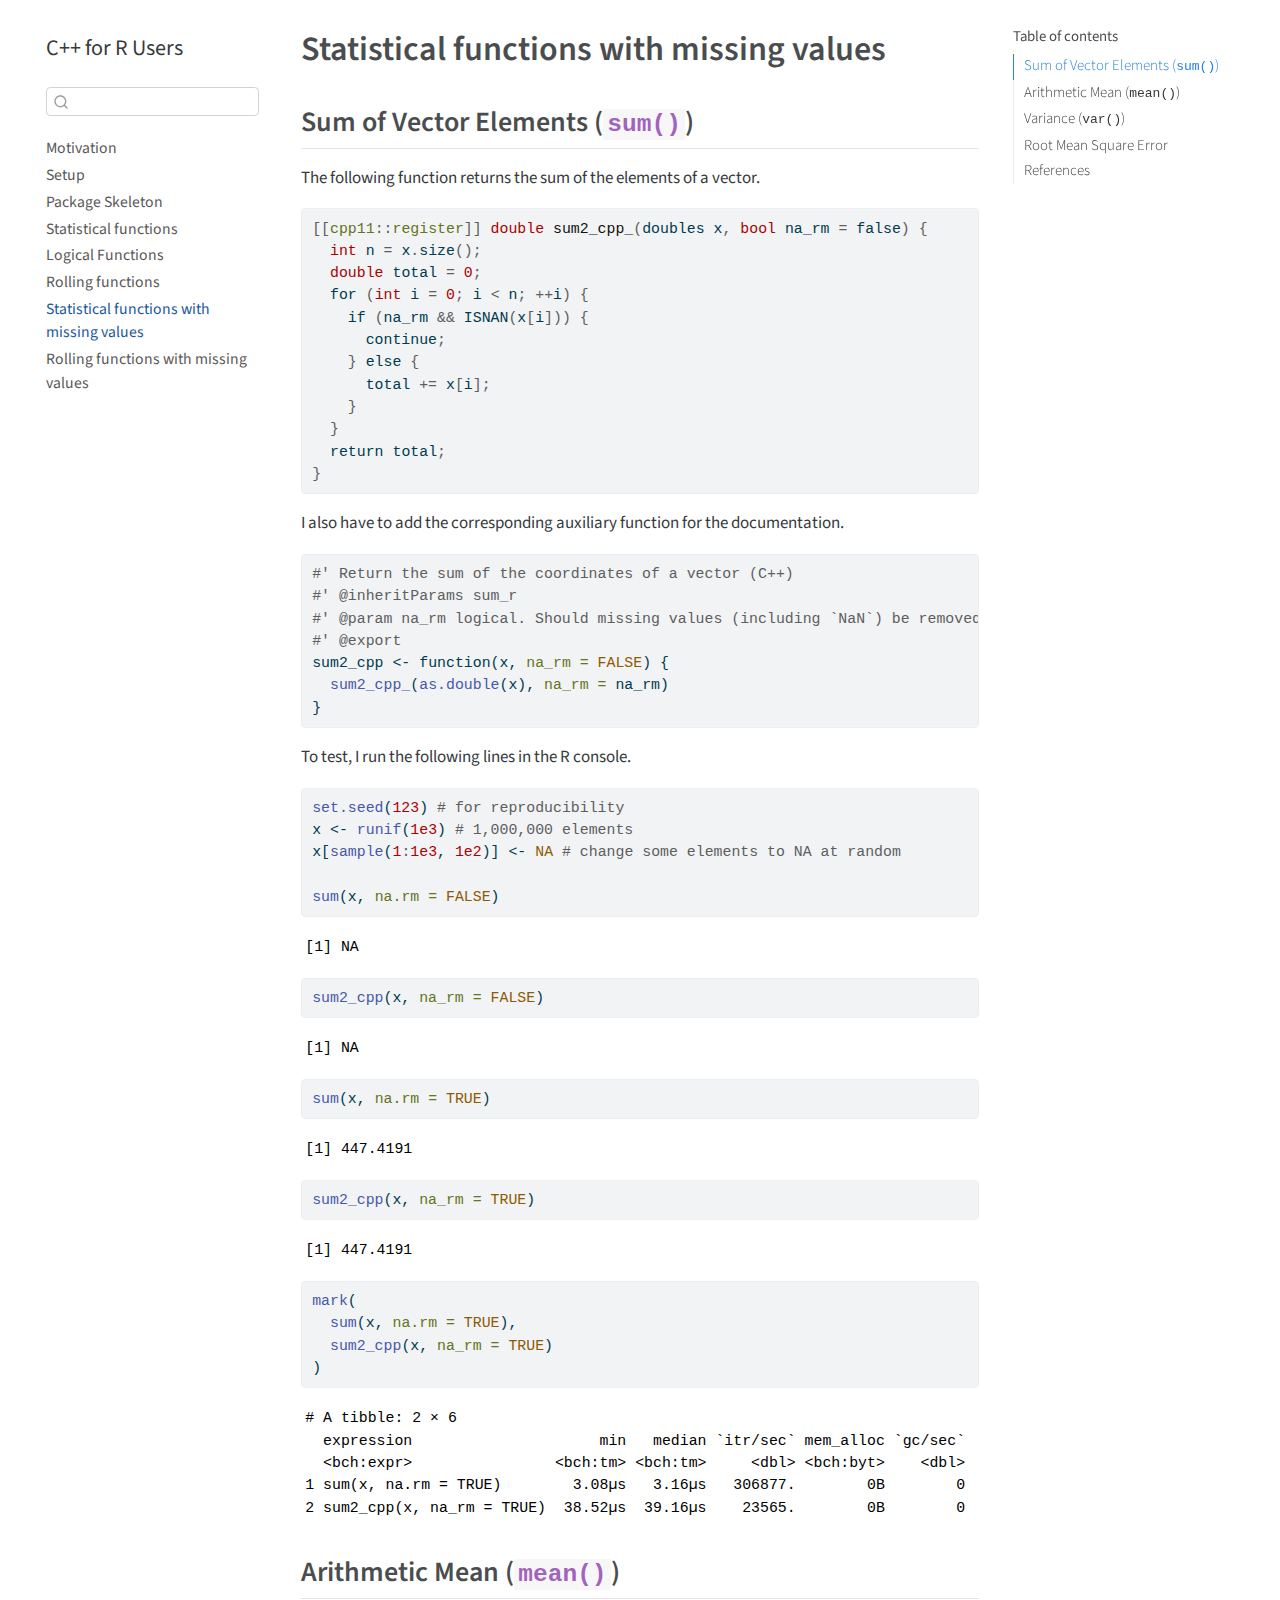
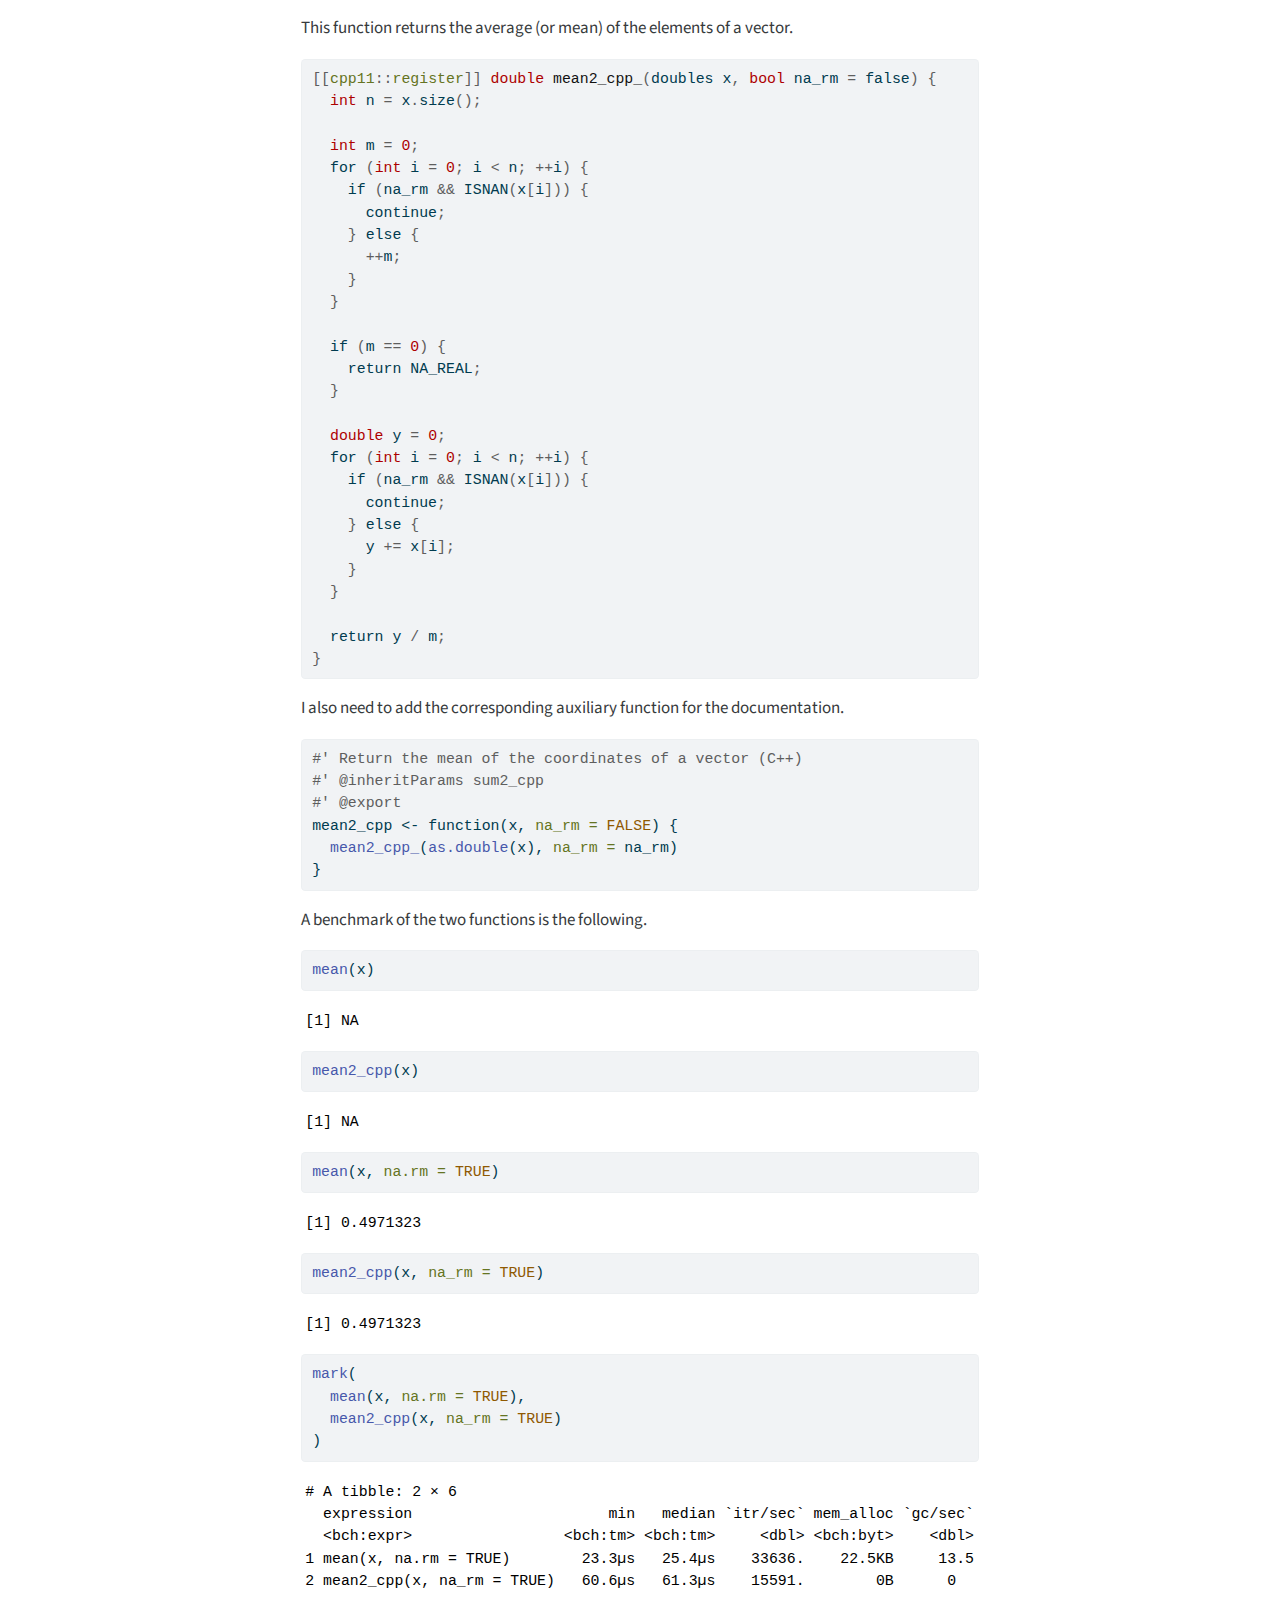
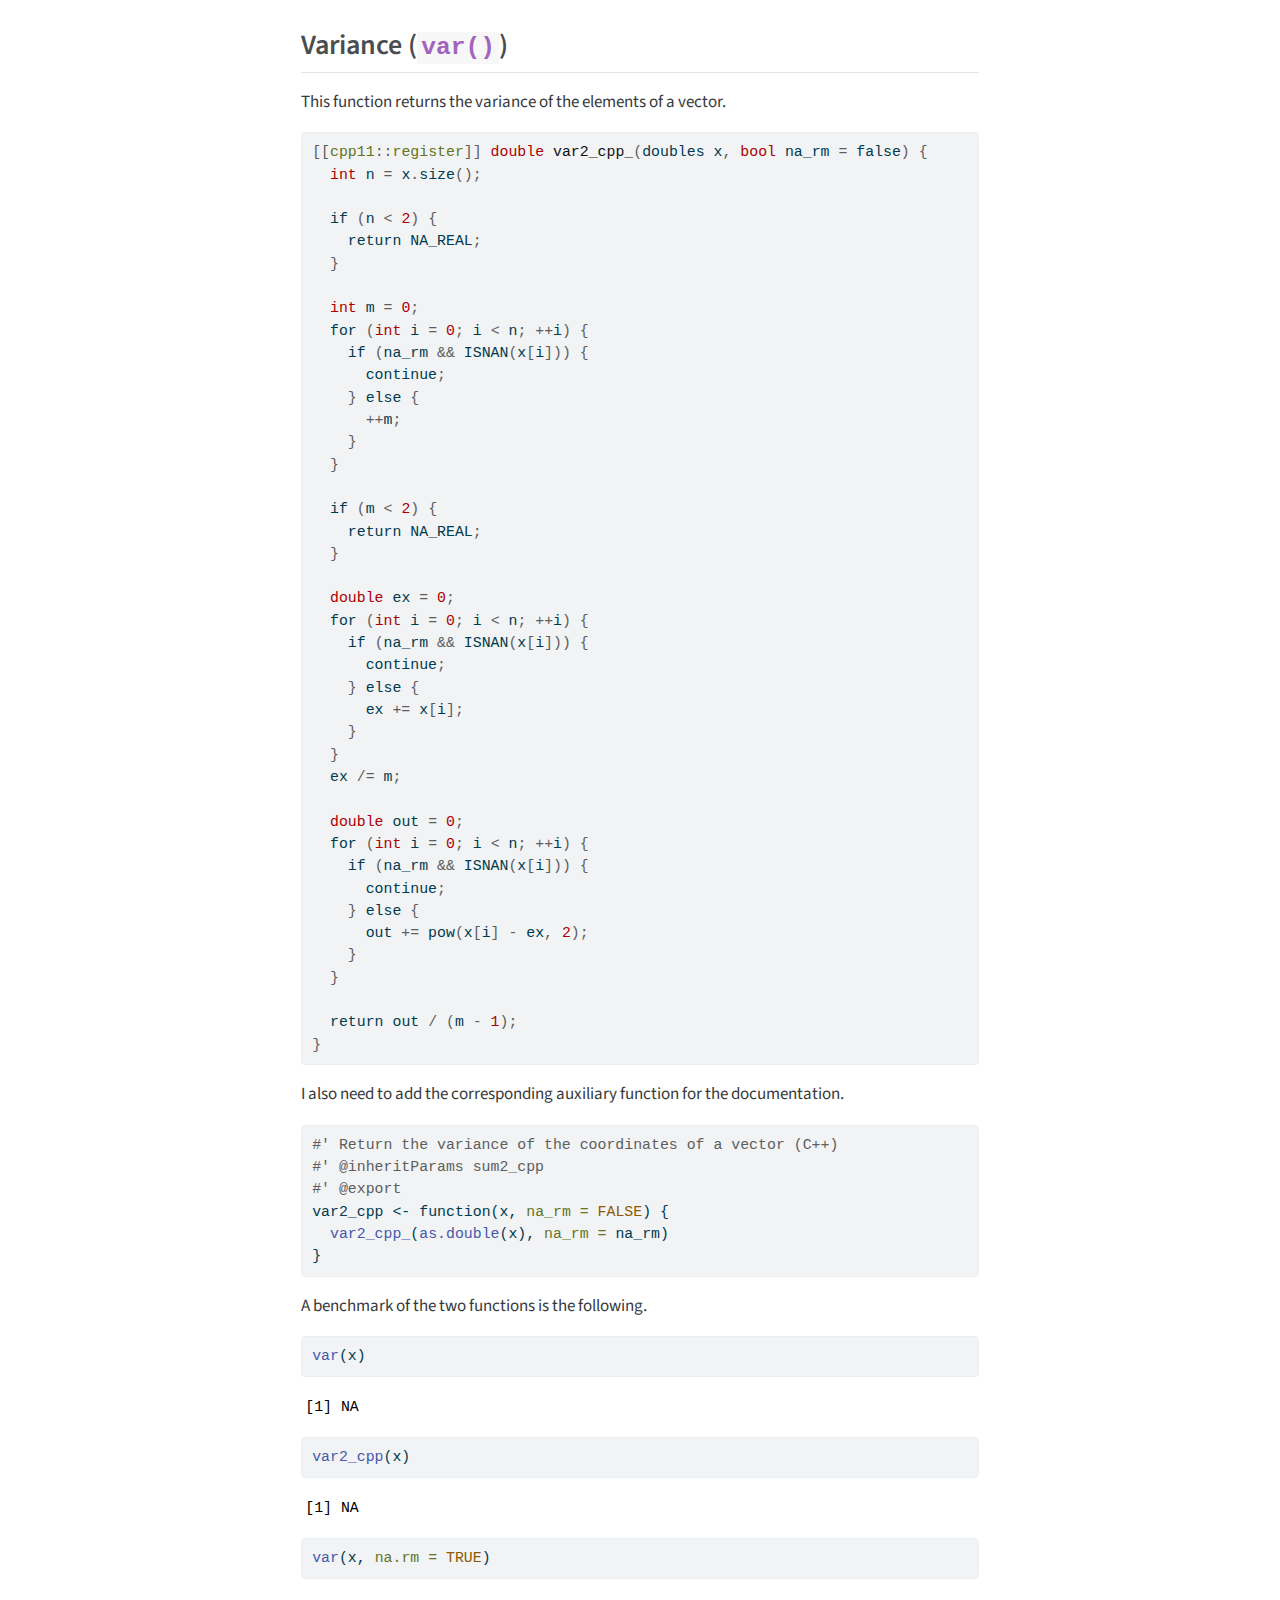
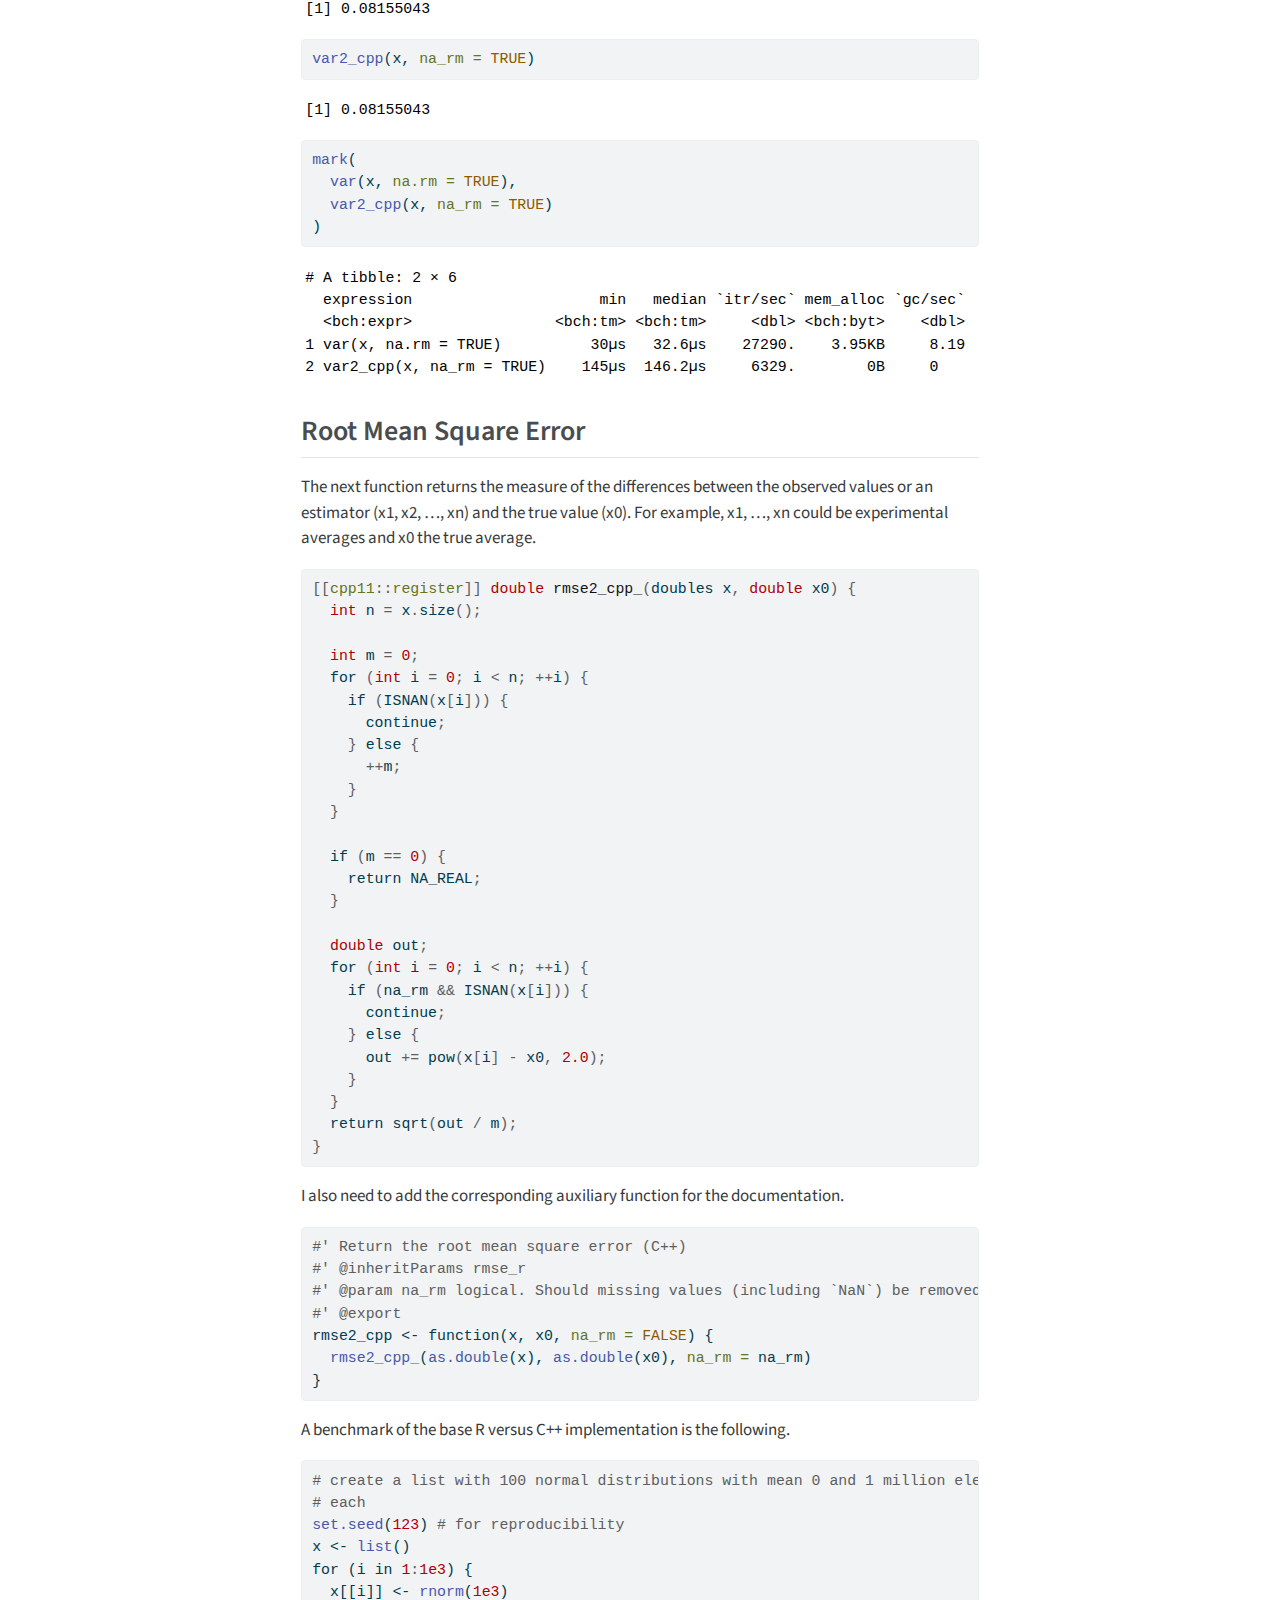
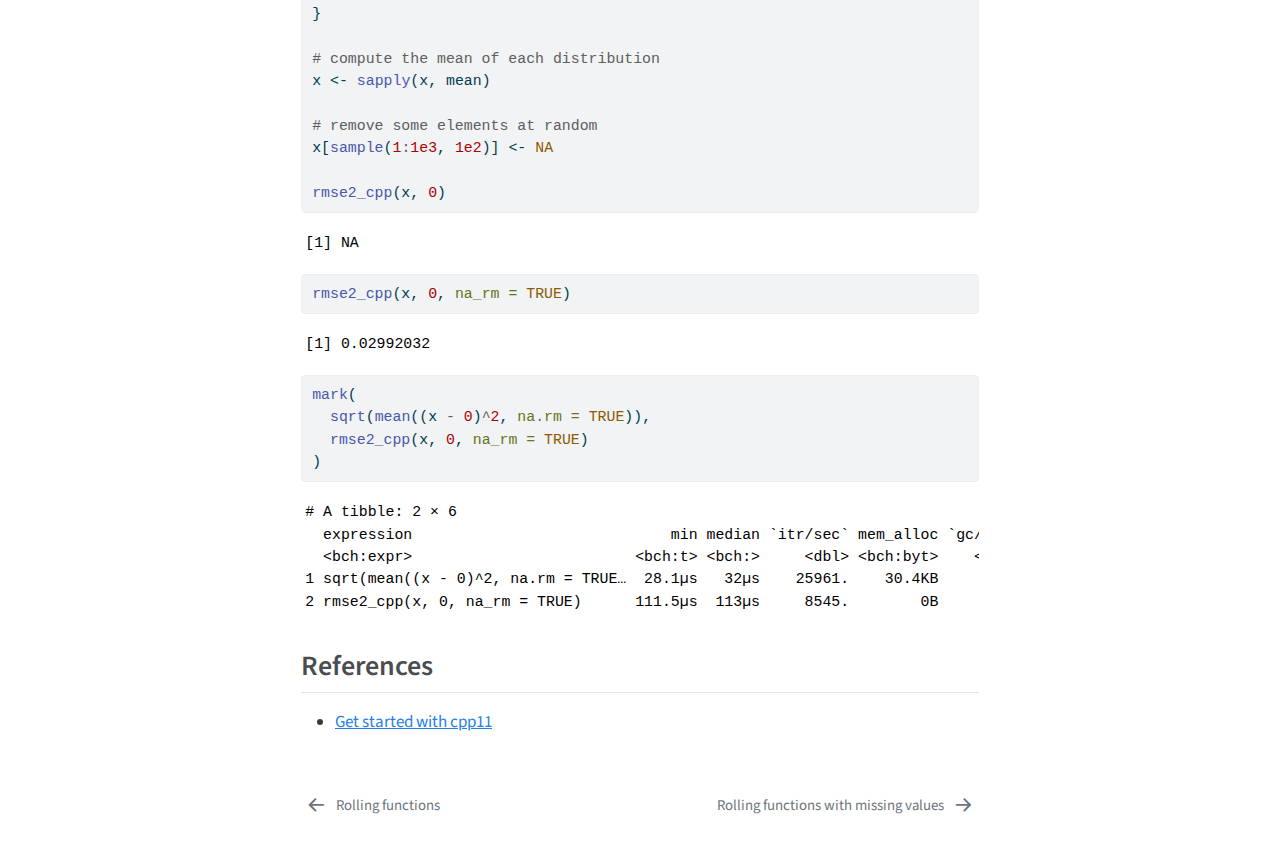
<file: docs/06-statistical-functions-2.html>
<!DOCTYPE html>
<html xmlns="http://www.w3.org/1999/xhtml" lang="en" xml:lang="en"><head>

<meta charset="utf-8">
<meta name="generator" content="quarto-1.3.433">

<meta name="viewport" content="width=device-width, initial-scale=1.0, user-scalable=yes">


<title>C++ for R Users - Statistical functions with missing values</title>
<style>
code{white-space: pre-wrap;}
span.smallcaps{font-variant: small-caps;}
div.columns{display: flex; gap: min(4vw, 1.5em);}
div.column{flex: auto; overflow-x: auto;}
div.hanging-indent{margin-left: 1.5em; text-indent: -1.5em;}
ul.task-list{list-style: none;}
ul.task-list li input[type="checkbox"] {
  width: 0.8em;
  margin: 0 0.8em 0.2em -1em; /* quarto-specific, see https://github.com/quarto-dev/quarto-cli/issues/4556 */ 
  vertical-align: middle;
}
/* CSS for syntax highlighting */
pre > code.sourceCode { white-space: pre; position: relative; }
pre > code.sourceCode > span { display: inline-block; line-height: 1.25; }
pre > code.sourceCode > span:empty { height: 1.2em; }
.sourceCode { overflow: visible; }
code.sourceCode > span { color: inherit; text-decoration: inherit; }
div.sourceCode { margin: 1em 0; }
pre.sourceCode { margin: 0; }
@media screen {
div.sourceCode { overflow: auto; }
}
@media print {
pre > code.sourceCode { white-space: pre-wrap; }
pre > code.sourceCode > span { text-indent: -5em; padding-left: 5em; }
}
pre.numberSource code
  { counter-reset: source-line 0; }
pre.numberSource code > span
  { position: relative; left: -4em; counter-increment: source-line; }
pre.numberSource code > span > a:first-child::before
  { content: counter(source-line);
    position: relative; left: -1em; text-align: right; vertical-align: baseline;
    border: none; display: inline-block;
    -webkit-touch-callout: none; -webkit-user-select: none;
    -khtml-user-select: none; -moz-user-select: none;
    -ms-user-select: none; user-select: none;
    padding: 0 4px; width: 4em;
  }
pre.numberSource { margin-left: 3em;  padding-left: 4px; }
div.sourceCode
  {   }
@media screen {
pre > code.sourceCode > span > a:first-child::before { text-decoration: underline; }
}
</style>


<script src="site_libs/quarto-nav/quarto-nav.js"></script>
<script src="site_libs/quarto-nav/headroom.min.js"></script>
<script src="site_libs/clipboard/clipboard.min.js"></script>
<script src="site_libs/quarto-search/autocomplete.umd.js"></script>
<script src="site_libs/quarto-search/fuse.min.js"></script>
<script src="site_libs/quarto-search/quarto-search.js"></script>
<meta name="quarto:offset" content="./">
<link href="./07-rolling-functions-2.html" rel="next">
<link href="./05-rolling-functions.html" rel="prev">
<script src="site_libs/quarto-html/quarto.js"></script>
<script src="site_libs/quarto-html/popper.min.js"></script>
<script src="site_libs/quarto-html/tippy.umd.min.js"></script>
<script src="site_libs/quarto-html/anchor.min.js"></script>
<link href="site_libs/quarto-html/tippy.css" rel="stylesheet">
<link href="site_libs/quarto-html/quarto-syntax-highlighting.css" rel="stylesheet" id="quarto-text-highlighting-styles">
<script src="site_libs/bootstrap/bootstrap.min.js"></script>
<link href="site_libs/bootstrap/bootstrap-icons.css" rel="stylesheet">
<link href="site_libs/bootstrap/bootstrap.min.css" rel="stylesheet" id="quarto-bootstrap" data-mode="light">
<script id="quarto-search-options" type="application/json">{
  "location": "sidebar",
  "copy-button": false,
  "collapse-after": 3,
  "panel-placement": "start",
  "type": "textbox",
  "limit": 20,
  "language": {
    "search-no-results-text": "No results",
    "search-matching-documents-text": "matching documents",
    "search-copy-link-title": "Copy link to search",
    "search-hide-matches-text": "Hide additional matches",
    "search-more-match-text": "more match in this document",
    "search-more-matches-text": "more matches in this document",
    "search-clear-button-title": "Clear",
    "search-detached-cancel-button-title": "Cancel",
    "search-submit-button-title": "Submit",
    "search-label": "Search"
  }
}</script>


</head>

<body class="nav-sidebar floating">

<div id="quarto-search-results"></div>
  <header id="quarto-header" class="headroom fixed-top">
  <nav class="quarto-secondary-nav">
    <div class="container-fluid d-flex">
      <button type="button" class="quarto-btn-toggle btn" data-bs-toggle="collapse" data-bs-target="#quarto-sidebar,#quarto-sidebar-glass" aria-controls="quarto-sidebar" aria-expanded="false" aria-label="Toggle sidebar navigation" onclick="if (window.quartoToggleHeadroom) { window.quartoToggleHeadroom(); }">
        <i class="bi bi-layout-text-sidebar-reverse"></i>
      </button>
      <nav class="quarto-page-breadcrumbs" aria-label="breadcrumb"><ol class="breadcrumb"><li class="breadcrumb-item"><a href="./06-statistical-functions-2.html"><span class="chapter-title">Statistical functions with missing values</span></a></li></ol></nav>
      <a class="flex-grow-1" role="button" data-bs-toggle="collapse" data-bs-target="#quarto-sidebar,#quarto-sidebar-glass" aria-controls="quarto-sidebar" aria-expanded="false" aria-label="Toggle sidebar navigation" onclick="if (window.quartoToggleHeadroom) { window.quartoToggleHeadroom(); }">      
      </a>
      <button type="button" class="btn quarto-search-button" aria-label="" onclick="window.quartoOpenSearch();">
        <i class="bi bi-search"></i>
      </button>
    </div>
  </nav>
</header>
<!-- content -->
<div id="quarto-content" class="quarto-container page-columns page-rows-contents page-layout-article">
<!-- sidebar -->
  <nav id="quarto-sidebar" class="sidebar collapse collapse-horizontal sidebar-navigation floating overflow-auto">
    <div class="pt-lg-2 mt-2 text-left sidebar-header">
    <div class="sidebar-title mb-0 py-0">
      <a href="./">C++ for R Users</a> 
    </div>
      </div>
        <div class="mt-2 flex-shrink-0 align-items-center">
        <div class="sidebar-search">
        <div id="quarto-search" class="" title="Search"></div>
        </div>
        </div>
    <div class="sidebar-menu-container"> 
    <ul class="list-unstyled mt-1">
        <li class="sidebar-item">
  <div class="sidebar-item-container"> 
  <a href="./index.html" class="sidebar-item-text sidebar-link"><span class="chapter-title">Motivation</span></a>
  </div>
</li>
        <li class="sidebar-item">
  <div class="sidebar-item-container"> 
  <a href="./01-setup.html" class="sidebar-item-text sidebar-link"><span class="chapter-title">Setup</span></a>
  </div>
</li>
        <li class="sidebar-item">
  <div class="sidebar-item-container"> 
  <a href="./02-package-skeleton.html" class="sidebar-item-text sidebar-link"><span class="chapter-title">Package Skeleton</span></a>
  </div>
</li>
        <li class="sidebar-item">
  <div class="sidebar-item-container"> 
  <a href="./03-statistical-functions.html" class="sidebar-item-text sidebar-link"><span class="chapter-title">Statistical functions</span></a>
  </div>
</li>
        <li class="sidebar-item">
  <div class="sidebar-item-container"> 
  <a href="./04-logical-functions.html" class="sidebar-item-text sidebar-link"><span class="chapter-title">Logical Functions</span></a>
  </div>
</li>
        <li class="sidebar-item">
  <div class="sidebar-item-container"> 
  <a href="./05-rolling-functions.html" class="sidebar-item-text sidebar-link"><span class="chapter-title">Rolling functions</span></a>
  </div>
</li>
        <li class="sidebar-item">
  <div class="sidebar-item-container"> 
  <a href="./06-statistical-functions-2.html" class="sidebar-item-text sidebar-link active"><span class="chapter-title">Statistical functions with missing values</span></a>
  </div>
</li>
        <li class="sidebar-item">
  <div class="sidebar-item-container"> 
  <a href="./07-rolling-functions-2.html" class="sidebar-item-text sidebar-link"><span class="chapter-title">Rolling functions with missing values</span></a>
  </div>
</li>
    </ul>
    </div>
</nav>
<div id="quarto-sidebar-glass" data-bs-toggle="collapse" data-bs-target="#quarto-sidebar,#quarto-sidebar-glass"></div>
<!-- margin-sidebar -->
    <div id="quarto-margin-sidebar" class="sidebar margin-sidebar">
        <nav id="TOC" role="doc-toc" class="toc-active">
    <h2 id="toc-title">Table of contents</h2>
   
  <ul>
  <li><a href="#sum-of-vector-elements-sum" id="toc-sum-of-vector-elements-sum" class="nav-link active" data-scroll-target="#sum-of-vector-elements-sum">Sum of Vector Elements (<code>sum()</code>)</a></li>
  <li><a href="#arithmetic-mean-mean" id="toc-arithmetic-mean-mean" class="nav-link" data-scroll-target="#arithmetic-mean-mean">Arithmetic Mean (<code>mean()</code>)</a></li>
  <li><a href="#variance-var" id="toc-variance-var" class="nav-link" data-scroll-target="#variance-var">Variance (<code>var()</code>)</a></li>
  <li><a href="#root-mean-square-error" id="toc-root-mean-square-error" class="nav-link" data-scroll-target="#root-mean-square-error">Root Mean Square Error</a></li>
  <li><a href="#references" id="toc-references" class="nav-link" data-scroll-target="#references">References</a></li>
  </ul>
</nav>
    </div>
<!-- main -->
<main class="content" id="quarto-document-content">

<header id="title-block-header" class="quarto-title-block default">
<div class="quarto-title">
<h1 class="title"><span class="chapter-title">Statistical functions with missing values</span></h1>
</div>



<div class="quarto-title-meta">

    
  
    
  </div>
  

</header>

<section id="sum-of-vector-elements-sum" class="level2">
<h2 class="anchored" data-anchor-id="sum-of-vector-elements-sum">Sum of Vector Elements (<code>sum()</code>)</h2>
<p>The following function returns the sum of the elements of a vector.</p>
<div class="sourceCode" id="cb1"><pre class="sourceCode cpp code-with-copy"><code class="sourceCode cpp"><span id="cb1-1"><a href="#cb1-1" aria-hidden="true" tabindex="-1"></a><span class="op">[[</span><span class="at">cpp11</span><span class="op">::</span><span class="at">register</span><span class="op">]]</span> <span class="dt">double</span> <span class="va">sum2_cpp_</span><span class="op">(</span>doubles x<span class="op">,</span> <span class="dt">bool</span> na_rm <span class="op">=</span> <span class="kw">false</span><span class="op">)</span> <span class="op">{</span></span>
<span id="cb1-2"><a href="#cb1-2" aria-hidden="true" tabindex="-1"></a>  <span class="dt">int</span> n <span class="op">=</span> x<span class="op">.</span>size<span class="op">();</span></span>
<span id="cb1-3"><a href="#cb1-3" aria-hidden="true" tabindex="-1"></a>  <span class="dt">double</span> total <span class="op">=</span> <span class="dv">0</span><span class="op">;</span></span>
<span id="cb1-4"><a href="#cb1-4" aria-hidden="true" tabindex="-1"></a>  <span class="cf">for</span> <span class="op">(</span><span class="dt">int</span> i <span class="op">=</span> <span class="dv">0</span><span class="op">;</span> i <span class="op">&lt;</span> n<span class="op">;</span> <span class="op">++</span>i<span class="op">)</span> <span class="op">{</span></span>
<span id="cb1-5"><a href="#cb1-5" aria-hidden="true" tabindex="-1"></a>    <span class="cf">if</span> <span class="op">(</span>na_rm <span class="op">&amp;&amp;</span> ISNAN<span class="op">(</span>x<span class="op">[</span>i<span class="op">]))</span> <span class="op">{</span></span>
<span id="cb1-6"><a href="#cb1-6" aria-hidden="true" tabindex="-1"></a>      <span class="cf">continue</span><span class="op">;</span></span>
<span id="cb1-7"><a href="#cb1-7" aria-hidden="true" tabindex="-1"></a>    <span class="op">}</span> <span class="cf">else</span> <span class="op">{</span></span>
<span id="cb1-8"><a href="#cb1-8" aria-hidden="true" tabindex="-1"></a>      total <span class="op">+=</span> x<span class="op">[</span>i<span class="op">];</span></span>
<span id="cb1-9"><a href="#cb1-9" aria-hidden="true" tabindex="-1"></a>    <span class="op">}</span></span>
<span id="cb1-10"><a href="#cb1-10" aria-hidden="true" tabindex="-1"></a>  <span class="op">}</span></span>
<span id="cb1-11"><a href="#cb1-11" aria-hidden="true" tabindex="-1"></a>  <span class="cf">return</span> total<span class="op">;</span></span>
<span id="cb1-12"><a href="#cb1-12" aria-hidden="true" tabindex="-1"></a><span class="op">}</span></span></code><button title="Copy to Clipboard" class="code-copy-button"><i class="bi"></i></button></pre></div>
<p>I also have to add the corresponding auxiliary function for the documentation.</p>
<div class="sourceCode" id="cb2"><pre class="sourceCode r code-with-copy"><code class="sourceCode r"><span id="cb2-1"><a href="#cb2-1" aria-hidden="true" tabindex="-1"></a><span class="co">#' Return the sum of the coordinates of a vector (C++)</span></span>
<span id="cb2-2"><a href="#cb2-2" aria-hidden="true" tabindex="-1"></a><span class="co">#' @inheritParams sum_r</span></span>
<span id="cb2-3"><a href="#cb2-3" aria-hidden="true" tabindex="-1"></a><span class="co">#' @param na_rm logical. Should missing values (including `NaN`) be removed?</span></span>
<span id="cb2-4"><a href="#cb2-4" aria-hidden="true" tabindex="-1"></a><span class="co">#' @export</span></span>
<span id="cb2-5"><a href="#cb2-5" aria-hidden="true" tabindex="-1"></a>sum2_cpp <span class="ot">&lt;-</span> <span class="cf">function</span>(x, <span class="at">na_rm =</span> <span class="cn">FALSE</span>) {</span>
<span id="cb2-6"><a href="#cb2-6" aria-hidden="true" tabindex="-1"></a>  <span class="fu">sum2_cpp_</span>(<span class="fu">as.double</span>(x), <span class="at">na_rm =</span> na_rm)</span>
<span id="cb2-7"><a href="#cb2-7" aria-hidden="true" tabindex="-1"></a>}</span></code><button title="Copy to Clipboard" class="code-copy-button"><i class="bi"></i></button></pre></div>
<p>To test, I run the following lines in the R console.</p>
<div class="cell">
<div class="sourceCode cell-code" id="cb3"><pre class="sourceCode r code-with-copy"><code class="sourceCode r"><span id="cb3-1"><a href="#cb3-1" aria-hidden="true" tabindex="-1"></a><span class="fu">set.seed</span>(<span class="dv">123</span>) <span class="co"># for reproducibility</span></span>
<span id="cb3-2"><a href="#cb3-2" aria-hidden="true" tabindex="-1"></a>x <span class="ot">&lt;-</span> <span class="fu">runif</span>(<span class="fl">1e3</span>) <span class="co"># 1,000,000 elements</span></span>
<span id="cb3-3"><a href="#cb3-3" aria-hidden="true" tabindex="-1"></a>x[<span class="fu">sample</span>(<span class="dv">1</span><span class="sc">:</span><span class="fl">1e3</span>, <span class="fl">1e2</span>)] <span class="ot">&lt;-</span> <span class="cn">NA</span> <span class="co"># change some elements to NA at random</span></span>
<span id="cb3-4"><a href="#cb3-4" aria-hidden="true" tabindex="-1"></a></span>
<span id="cb3-5"><a href="#cb3-5" aria-hidden="true" tabindex="-1"></a><span class="fu">sum</span>(x, <span class="at">na.rm =</span> <span class="cn">FALSE</span>)</span></code><button title="Copy to Clipboard" class="code-copy-button"><i class="bi"></i></button></pre></div>
<div class="cell-output cell-output-stdout">
<pre><code>[1] NA</code></pre>
</div>
<div class="sourceCode cell-code" id="cb5"><pre class="sourceCode r code-with-copy"><code class="sourceCode r"><span id="cb5-1"><a href="#cb5-1" aria-hidden="true" tabindex="-1"></a><span class="fu">sum2_cpp</span>(x, <span class="at">na_rm =</span> <span class="cn">FALSE</span>)</span></code><button title="Copy to Clipboard" class="code-copy-button"><i class="bi"></i></button></pre></div>
<div class="cell-output cell-output-stdout">
<pre><code>[1] NA</code></pre>
</div>
<div class="sourceCode cell-code" id="cb7"><pre class="sourceCode r code-with-copy"><code class="sourceCode r"><span id="cb7-1"><a href="#cb7-1" aria-hidden="true" tabindex="-1"></a><span class="fu">sum</span>(x, <span class="at">na.rm =</span> <span class="cn">TRUE</span>)</span></code><button title="Copy to Clipboard" class="code-copy-button"><i class="bi"></i></button></pre></div>
<div class="cell-output cell-output-stdout">
<pre><code>[1] 447.4191</code></pre>
</div>
<div class="sourceCode cell-code" id="cb9"><pre class="sourceCode r code-with-copy"><code class="sourceCode r"><span id="cb9-1"><a href="#cb9-1" aria-hidden="true" tabindex="-1"></a><span class="fu">sum2_cpp</span>(x, <span class="at">na_rm =</span> <span class="cn">TRUE</span>)</span></code><button title="Copy to Clipboard" class="code-copy-button"><i class="bi"></i></button></pre></div>
<div class="cell-output cell-output-stdout">
<pre><code>[1] 447.4191</code></pre>
</div>
<div class="sourceCode cell-code" id="cb11"><pre class="sourceCode r code-with-copy"><code class="sourceCode r"><span id="cb11-1"><a href="#cb11-1" aria-hidden="true" tabindex="-1"></a><span class="fu">mark</span>(</span>
<span id="cb11-2"><a href="#cb11-2" aria-hidden="true" tabindex="-1"></a>  <span class="fu">sum</span>(x, <span class="at">na.rm =</span> <span class="cn">TRUE</span>),</span>
<span id="cb11-3"><a href="#cb11-3" aria-hidden="true" tabindex="-1"></a>  <span class="fu">sum2_cpp</span>(x, <span class="at">na_rm =</span> <span class="cn">TRUE</span>)</span>
<span id="cb11-4"><a href="#cb11-4" aria-hidden="true" tabindex="-1"></a>)</span></code><button title="Copy to Clipboard" class="code-copy-button"><i class="bi"></i></button></pre></div>
<div class="cell-output cell-output-stdout">
<pre><code># A tibble: 2 × 6
  expression                     min   median `itr/sec` mem_alloc `gc/sec`
  &lt;bch:expr&gt;                &lt;bch:tm&gt; &lt;bch:tm&gt;     &lt;dbl&gt; &lt;bch:byt&gt;    &lt;dbl&gt;
1 sum(x, na.rm = TRUE)        3.08µs   3.16µs   306877.        0B        0
2 sum2_cpp(x, na_rm = TRUE)  38.52µs  39.16µs    23565.        0B        0</code></pre>
</div>
</div>
</section>
<section id="arithmetic-mean-mean" class="level2">
<h2 class="anchored" data-anchor-id="arithmetic-mean-mean">Arithmetic Mean (<code>mean()</code>)</h2>
<p>This function returns the average (or mean) of the elements of a vector.</p>
<div class="sourceCode" id="cb13"><pre class="sourceCode cpp code-with-copy"><code class="sourceCode cpp"><span id="cb13-1"><a href="#cb13-1" aria-hidden="true" tabindex="-1"></a><span class="op">[[</span><span class="at">cpp11</span><span class="op">::</span><span class="at">register</span><span class="op">]]</span> <span class="dt">double</span> <span class="va">mean2_cpp_</span><span class="op">(</span>doubles x<span class="op">,</span> <span class="dt">bool</span> na_rm <span class="op">=</span> <span class="kw">false</span><span class="op">)</span> <span class="op">{</span></span>
<span id="cb13-2"><a href="#cb13-2" aria-hidden="true" tabindex="-1"></a>  <span class="dt">int</span> n <span class="op">=</span> x<span class="op">.</span>size<span class="op">();</span></span>
<span id="cb13-3"><a href="#cb13-3" aria-hidden="true" tabindex="-1"></a></span>
<span id="cb13-4"><a href="#cb13-4" aria-hidden="true" tabindex="-1"></a>  <span class="dt">int</span> m <span class="op">=</span> <span class="dv">0</span><span class="op">;</span></span>
<span id="cb13-5"><a href="#cb13-5" aria-hidden="true" tabindex="-1"></a>  <span class="cf">for</span> <span class="op">(</span><span class="dt">int</span> i <span class="op">=</span> <span class="dv">0</span><span class="op">;</span> i <span class="op">&lt;</span> n<span class="op">;</span> <span class="op">++</span>i<span class="op">)</span> <span class="op">{</span></span>
<span id="cb13-6"><a href="#cb13-6" aria-hidden="true" tabindex="-1"></a>    <span class="cf">if</span> <span class="op">(</span>na_rm <span class="op">&amp;&amp;</span> ISNAN<span class="op">(</span>x<span class="op">[</span>i<span class="op">]))</span> <span class="op">{</span></span>
<span id="cb13-7"><a href="#cb13-7" aria-hidden="true" tabindex="-1"></a>      <span class="cf">continue</span><span class="op">;</span></span>
<span id="cb13-8"><a href="#cb13-8" aria-hidden="true" tabindex="-1"></a>    <span class="op">}</span> <span class="cf">else</span> <span class="op">{</span></span>
<span id="cb13-9"><a href="#cb13-9" aria-hidden="true" tabindex="-1"></a>      <span class="op">++</span>m<span class="op">;</span></span>
<span id="cb13-10"><a href="#cb13-10" aria-hidden="true" tabindex="-1"></a>    <span class="op">}</span></span>
<span id="cb13-11"><a href="#cb13-11" aria-hidden="true" tabindex="-1"></a>  <span class="op">}</span></span>
<span id="cb13-12"><a href="#cb13-12" aria-hidden="true" tabindex="-1"></a></span>
<span id="cb13-13"><a href="#cb13-13" aria-hidden="true" tabindex="-1"></a>  <span class="cf">if</span> <span class="op">(</span>m <span class="op">==</span> <span class="dv">0</span><span class="op">)</span> <span class="op">{</span></span>
<span id="cb13-14"><a href="#cb13-14" aria-hidden="true" tabindex="-1"></a>    <span class="cf">return</span> NA_REAL<span class="op">;</span></span>
<span id="cb13-15"><a href="#cb13-15" aria-hidden="true" tabindex="-1"></a>  <span class="op">}</span></span>
<span id="cb13-16"><a href="#cb13-16" aria-hidden="true" tabindex="-1"></a></span>
<span id="cb13-17"><a href="#cb13-17" aria-hidden="true" tabindex="-1"></a>  <span class="dt">double</span> y <span class="op">=</span> <span class="dv">0</span><span class="op">;</span></span>
<span id="cb13-18"><a href="#cb13-18" aria-hidden="true" tabindex="-1"></a>  <span class="cf">for</span> <span class="op">(</span><span class="dt">int</span> i <span class="op">=</span> <span class="dv">0</span><span class="op">;</span> i <span class="op">&lt;</span> n<span class="op">;</span> <span class="op">++</span>i<span class="op">)</span> <span class="op">{</span></span>
<span id="cb13-19"><a href="#cb13-19" aria-hidden="true" tabindex="-1"></a>    <span class="cf">if</span> <span class="op">(</span>na_rm <span class="op">&amp;&amp;</span> ISNAN<span class="op">(</span>x<span class="op">[</span>i<span class="op">]))</span> <span class="op">{</span></span>
<span id="cb13-20"><a href="#cb13-20" aria-hidden="true" tabindex="-1"></a>      <span class="cf">continue</span><span class="op">;</span></span>
<span id="cb13-21"><a href="#cb13-21" aria-hidden="true" tabindex="-1"></a>    <span class="op">}</span> <span class="cf">else</span> <span class="op">{</span></span>
<span id="cb13-22"><a href="#cb13-22" aria-hidden="true" tabindex="-1"></a>      y <span class="op">+=</span> x<span class="op">[</span>i<span class="op">];</span></span>
<span id="cb13-23"><a href="#cb13-23" aria-hidden="true" tabindex="-1"></a>    <span class="op">}</span></span>
<span id="cb13-24"><a href="#cb13-24" aria-hidden="true" tabindex="-1"></a>  <span class="op">}</span></span>
<span id="cb13-25"><a href="#cb13-25" aria-hidden="true" tabindex="-1"></a></span>
<span id="cb13-26"><a href="#cb13-26" aria-hidden="true" tabindex="-1"></a>  <span class="cf">return</span> y <span class="op">/</span> m<span class="op">;</span></span>
<span id="cb13-27"><a href="#cb13-27" aria-hidden="true" tabindex="-1"></a><span class="op">}</span></span></code><button title="Copy to Clipboard" class="code-copy-button"><i class="bi"></i></button></pre></div>
<p>I also need to add the corresponding auxiliary function for the documentation.</p>
<div class="sourceCode" id="cb14"><pre class="sourceCode r code-with-copy"><code class="sourceCode r"><span id="cb14-1"><a href="#cb14-1" aria-hidden="true" tabindex="-1"></a><span class="co">#' Return the mean of the coordinates of a vector (C++)</span></span>
<span id="cb14-2"><a href="#cb14-2" aria-hidden="true" tabindex="-1"></a><span class="co">#' @inheritParams sum2_cpp</span></span>
<span id="cb14-3"><a href="#cb14-3" aria-hidden="true" tabindex="-1"></a><span class="co">#' @export</span></span>
<span id="cb14-4"><a href="#cb14-4" aria-hidden="true" tabindex="-1"></a>mean2_cpp <span class="ot">&lt;-</span> <span class="cf">function</span>(x, <span class="at">na_rm =</span> <span class="cn">FALSE</span>) {</span>
<span id="cb14-5"><a href="#cb14-5" aria-hidden="true" tabindex="-1"></a>  <span class="fu">mean2_cpp_</span>(<span class="fu">as.double</span>(x), <span class="at">na_rm =</span> na_rm)</span>
<span id="cb14-6"><a href="#cb14-6" aria-hidden="true" tabindex="-1"></a>}</span></code><button title="Copy to Clipboard" class="code-copy-button"><i class="bi"></i></button></pre></div>
<p>A benchmark of the two functions is the following.</p>
<div class="cell">
<div class="sourceCode cell-code" id="cb15"><pre class="sourceCode r code-with-copy"><code class="sourceCode r"><span id="cb15-1"><a href="#cb15-1" aria-hidden="true" tabindex="-1"></a><span class="fu">mean</span>(x)</span></code><button title="Copy to Clipboard" class="code-copy-button"><i class="bi"></i></button></pre></div>
<div class="cell-output cell-output-stdout">
<pre><code>[1] NA</code></pre>
</div>
<div class="sourceCode cell-code" id="cb17"><pre class="sourceCode r code-with-copy"><code class="sourceCode r"><span id="cb17-1"><a href="#cb17-1" aria-hidden="true" tabindex="-1"></a><span class="fu">mean2_cpp</span>(x)</span></code><button title="Copy to Clipboard" class="code-copy-button"><i class="bi"></i></button></pre></div>
<div class="cell-output cell-output-stdout">
<pre><code>[1] NA</code></pre>
</div>
<div class="sourceCode cell-code" id="cb19"><pre class="sourceCode r code-with-copy"><code class="sourceCode r"><span id="cb19-1"><a href="#cb19-1" aria-hidden="true" tabindex="-1"></a><span class="fu">mean</span>(x, <span class="at">na.rm =</span> <span class="cn">TRUE</span>)</span></code><button title="Copy to Clipboard" class="code-copy-button"><i class="bi"></i></button></pre></div>
<div class="cell-output cell-output-stdout">
<pre><code>[1] 0.4971323</code></pre>
</div>
<div class="sourceCode cell-code" id="cb21"><pre class="sourceCode r code-with-copy"><code class="sourceCode r"><span id="cb21-1"><a href="#cb21-1" aria-hidden="true" tabindex="-1"></a><span class="fu">mean2_cpp</span>(x, <span class="at">na_rm =</span> <span class="cn">TRUE</span>)</span></code><button title="Copy to Clipboard" class="code-copy-button"><i class="bi"></i></button></pre></div>
<div class="cell-output cell-output-stdout">
<pre><code>[1] 0.4971323</code></pre>
</div>
<div class="sourceCode cell-code" id="cb23"><pre class="sourceCode r code-with-copy"><code class="sourceCode r"><span id="cb23-1"><a href="#cb23-1" aria-hidden="true" tabindex="-1"></a><span class="fu">mark</span>(</span>
<span id="cb23-2"><a href="#cb23-2" aria-hidden="true" tabindex="-1"></a>  <span class="fu">mean</span>(x, <span class="at">na.rm =</span> <span class="cn">TRUE</span>),</span>
<span id="cb23-3"><a href="#cb23-3" aria-hidden="true" tabindex="-1"></a>  <span class="fu">mean2_cpp</span>(x, <span class="at">na_rm =</span> <span class="cn">TRUE</span>)</span>
<span id="cb23-4"><a href="#cb23-4" aria-hidden="true" tabindex="-1"></a>)</span></code><button title="Copy to Clipboard" class="code-copy-button"><i class="bi"></i></button></pre></div>
<div class="cell-output cell-output-stdout">
<pre><code># A tibble: 2 × 6
  expression                      min   median `itr/sec` mem_alloc `gc/sec`
  &lt;bch:expr&gt;                 &lt;bch:tm&gt; &lt;bch:tm&gt;     &lt;dbl&gt; &lt;bch:byt&gt;    &lt;dbl&gt;
1 mean(x, na.rm = TRUE)        23.3µs   25.4µs    33636.    22.5KB     13.5
2 mean2_cpp(x, na_rm = TRUE)   60.6µs   61.3µs    15591.        0B      0  </code></pre>
</div>
</div>
</section>
<section id="variance-var" class="level2">
<h2 class="anchored" data-anchor-id="variance-var">Variance (<code>var()</code>)</h2>
<p>This function returns the variance of the elements of a vector.</p>
<div class="sourceCode" id="cb25"><pre class="sourceCode cpp code-with-copy"><code class="sourceCode cpp"><span id="cb25-1"><a href="#cb25-1" aria-hidden="true" tabindex="-1"></a><span class="op">[[</span><span class="at">cpp11</span><span class="op">::</span><span class="at">register</span><span class="op">]]</span> <span class="dt">double</span> <span class="va">var2_cpp_</span><span class="op">(</span>doubles x<span class="op">,</span> <span class="dt">bool</span> na_rm <span class="op">=</span> <span class="kw">false</span><span class="op">)</span> <span class="op">{</span></span>
<span id="cb25-2"><a href="#cb25-2" aria-hidden="true" tabindex="-1"></a>  <span class="dt">int</span> n <span class="op">=</span> x<span class="op">.</span>size<span class="op">();</span></span>
<span id="cb25-3"><a href="#cb25-3" aria-hidden="true" tabindex="-1"></a></span>
<span id="cb25-4"><a href="#cb25-4" aria-hidden="true" tabindex="-1"></a>  <span class="cf">if</span> <span class="op">(</span>n <span class="op">&lt;</span> <span class="dv">2</span><span class="op">)</span> <span class="op">{</span></span>
<span id="cb25-5"><a href="#cb25-5" aria-hidden="true" tabindex="-1"></a>    <span class="cf">return</span> NA_REAL<span class="op">;</span></span>
<span id="cb25-6"><a href="#cb25-6" aria-hidden="true" tabindex="-1"></a>  <span class="op">}</span></span>
<span id="cb25-7"><a href="#cb25-7" aria-hidden="true" tabindex="-1"></a></span>
<span id="cb25-8"><a href="#cb25-8" aria-hidden="true" tabindex="-1"></a>  <span class="dt">int</span> m <span class="op">=</span> <span class="dv">0</span><span class="op">;</span></span>
<span id="cb25-9"><a href="#cb25-9" aria-hidden="true" tabindex="-1"></a>  <span class="cf">for</span> <span class="op">(</span><span class="dt">int</span> i <span class="op">=</span> <span class="dv">0</span><span class="op">;</span> i <span class="op">&lt;</span> n<span class="op">;</span> <span class="op">++</span>i<span class="op">)</span> <span class="op">{</span></span>
<span id="cb25-10"><a href="#cb25-10" aria-hidden="true" tabindex="-1"></a>    <span class="cf">if</span> <span class="op">(</span>na_rm <span class="op">&amp;&amp;</span> ISNAN<span class="op">(</span>x<span class="op">[</span>i<span class="op">]))</span> <span class="op">{</span></span>
<span id="cb25-11"><a href="#cb25-11" aria-hidden="true" tabindex="-1"></a>      <span class="cf">continue</span><span class="op">;</span></span>
<span id="cb25-12"><a href="#cb25-12" aria-hidden="true" tabindex="-1"></a>    <span class="op">}</span> <span class="cf">else</span> <span class="op">{</span></span>
<span id="cb25-13"><a href="#cb25-13" aria-hidden="true" tabindex="-1"></a>      <span class="op">++</span>m<span class="op">;</span></span>
<span id="cb25-14"><a href="#cb25-14" aria-hidden="true" tabindex="-1"></a>    <span class="op">}</span></span>
<span id="cb25-15"><a href="#cb25-15" aria-hidden="true" tabindex="-1"></a>  <span class="op">}</span></span>
<span id="cb25-16"><a href="#cb25-16" aria-hidden="true" tabindex="-1"></a></span>
<span id="cb25-17"><a href="#cb25-17" aria-hidden="true" tabindex="-1"></a>  <span class="cf">if</span> <span class="op">(</span>m <span class="op">&lt;</span> <span class="dv">2</span><span class="op">)</span> <span class="op">{</span></span>
<span id="cb25-18"><a href="#cb25-18" aria-hidden="true" tabindex="-1"></a>    <span class="cf">return</span> NA_REAL<span class="op">;</span></span>
<span id="cb25-19"><a href="#cb25-19" aria-hidden="true" tabindex="-1"></a>  <span class="op">}</span></span>
<span id="cb25-20"><a href="#cb25-20" aria-hidden="true" tabindex="-1"></a></span>
<span id="cb25-21"><a href="#cb25-21" aria-hidden="true" tabindex="-1"></a>  <span class="dt">double</span> ex <span class="op">=</span> <span class="dv">0</span><span class="op">;</span></span>
<span id="cb25-22"><a href="#cb25-22" aria-hidden="true" tabindex="-1"></a>  <span class="cf">for</span> <span class="op">(</span><span class="dt">int</span> i <span class="op">=</span> <span class="dv">0</span><span class="op">;</span> i <span class="op">&lt;</span> n<span class="op">;</span> <span class="op">++</span>i<span class="op">)</span> <span class="op">{</span></span>
<span id="cb25-23"><a href="#cb25-23" aria-hidden="true" tabindex="-1"></a>    <span class="cf">if</span> <span class="op">(</span>na_rm <span class="op">&amp;&amp;</span> ISNAN<span class="op">(</span>x<span class="op">[</span>i<span class="op">]))</span> <span class="op">{</span></span>
<span id="cb25-24"><a href="#cb25-24" aria-hidden="true" tabindex="-1"></a>      <span class="cf">continue</span><span class="op">;</span></span>
<span id="cb25-25"><a href="#cb25-25" aria-hidden="true" tabindex="-1"></a>    <span class="op">}</span> <span class="cf">else</span> <span class="op">{</span></span>
<span id="cb25-26"><a href="#cb25-26" aria-hidden="true" tabindex="-1"></a>      ex <span class="op">+=</span> x<span class="op">[</span>i<span class="op">];</span></span>
<span id="cb25-27"><a href="#cb25-27" aria-hidden="true" tabindex="-1"></a>    <span class="op">}</span></span>
<span id="cb25-28"><a href="#cb25-28" aria-hidden="true" tabindex="-1"></a>  <span class="op">}</span></span>
<span id="cb25-29"><a href="#cb25-29" aria-hidden="true" tabindex="-1"></a>  ex <span class="op">/=</span> m<span class="op">;</span></span>
<span id="cb25-30"><a href="#cb25-30" aria-hidden="true" tabindex="-1"></a></span>
<span id="cb25-31"><a href="#cb25-31" aria-hidden="true" tabindex="-1"></a>  <span class="dt">double</span> out <span class="op">=</span> <span class="dv">0</span><span class="op">;</span></span>
<span id="cb25-32"><a href="#cb25-32" aria-hidden="true" tabindex="-1"></a>  <span class="cf">for</span> <span class="op">(</span><span class="dt">int</span> i <span class="op">=</span> <span class="dv">0</span><span class="op">;</span> i <span class="op">&lt;</span> n<span class="op">;</span> <span class="op">++</span>i<span class="op">)</span> <span class="op">{</span></span>
<span id="cb25-33"><a href="#cb25-33" aria-hidden="true" tabindex="-1"></a>    <span class="cf">if</span> <span class="op">(</span>na_rm <span class="op">&amp;&amp;</span> ISNAN<span class="op">(</span>x<span class="op">[</span>i<span class="op">]))</span> <span class="op">{</span></span>
<span id="cb25-34"><a href="#cb25-34" aria-hidden="true" tabindex="-1"></a>      <span class="cf">continue</span><span class="op">;</span></span>
<span id="cb25-35"><a href="#cb25-35" aria-hidden="true" tabindex="-1"></a>    <span class="op">}</span> <span class="cf">else</span> <span class="op">{</span></span>
<span id="cb25-36"><a href="#cb25-36" aria-hidden="true" tabindex="-1"></a>      out <span class="op">+=</span> pow<span class="op">(</span>x<span class="op">[</span>i<span class="op">]</span> <span class="op">-</span> ex<span class="op">,</span> <span class="dv">2</span><span class="op">);</span></span>
<span id="cb25-37"><a href="#cb25-37" aria-hidden="true" tabindex="-1"></a>    <span class="op">}</span></span>
<span id="cb25-38"><a href="#cb25-38" aria-hidden="true" tabindex="-1"></a>  <span class="op">}</span></span>
<span id="cb25-39"><a href="#cb25-39" aria-hidden="true" tabindex="-1"></a></span>
<span id="cb25-40"><a href="#cb25-40" aria-hidden="true" tabindex="-1"></a>  <span class="cf">return</span> out <span class="op">/</span> <span class="op">(</span>m <span class="op">-</span> <span class="dv">1</span><span class="op">);</span></span>
<span id="cb25-41"><a href="#cb25-41" aria-hidden="true" tabindex="-1"></a><span class="op">}</span></span></code><button title="Copy to Clipboard" class="code-copy-button"><i class="bi"></i></button></pre></div>
<p>I also need to add the corresponding auxiliary function for the documentation.</p>
<div class="sourceCode" id="cb26"><pre class="sourceCode r code-with-copy"><code class="sourceCode r"><span id="cb26-1"><a href="#cb26-1" aria-hidden="true" tabindex="-1"></a><span class="co">#' Return the variance of the coordinates of a vector (C++)</span></span>
<span id="cb26-2"><a href="#cb26-2" aria-hidden="true" tabindex="-1"></a><span class="co">#' @inheritParams sum2_cpp</span></span>
<span id="cb26-3"><a href="#cb26-3" aria-hidden="true" tabindex="-1"></a><span class="co">#' @export</span></span>
<span id="cb26-4"><a href="#cb26-4" aria-hidden="true" tabindex="-1"></a>var2_cpp <span class="ot">&lt;-</span> <span class="cf">function</span>(x, <span class="at">na_rm =</span> <span class="cn">FALSE</span>) {</span>
<span id="cb26-5"><a href="#cb26-5" aria-hidden="true" tabindex="-1"></a>  <span class="fu">var2_cpp_</span>(<span class="fu">as.double</span>(x), <span class="at">na_rm =</span> na_rm)</span>
<span id="cb26-6"><a href="#cb26-6" aria-hidden="true" tabindex="-1"></a>}</span></code><button title="Copy to Clipboard" class="code-copy-button"><i class="bi"></i></button></pre></div>
<p>A benchmark of the two functions is the following.</p>
<div class="cell">
<div class="sourceCode cell-code" id="cb27"><pre class="sourceCode r code-with-copy"><code class="sourceCode r"><span id="cb27-1"><a href="#cb27-1" aria-hidden="true" tabindex="-1"></a><span class="fu">var</span>(x)</span></code><button title="Copy to Clipboard" class="code-copy-button"><i class="bi"></i></button></pre></div>
<div class="cell-output cell-output-stdout">
<pre><code>[1] NA</code></pre>
</div>
<div class="sourceCode cell-code" id="cb29"><pre class="sourceCode r code-with-copy"><code class="sourceCode r"><span id="cb29-1"><a href="#cb29-1" aria-hidden="true" tabindex="-1"></a><span class="fu">var2_cpp</span>(x)</span></code><button title="Copy to Clipboard" class="code-copy-button"><i class="bi"></i></button></pre></div>
<div class="cell-output cell-output-stdout">
<pre><code>[1] NA</code></pre>
</div>
<div class="sourceCode cell-code" id="cb31"><pre class="sourceCode r code-with-copy"><code class="sourceCode r"><span id="cb31-1"><a href="#cb31-1" aria-hidden="true" tabindex="-1"></a><span class="fu">var</span>(x, <span class="at">na.rm =</span> <span class="cn">TRUE</span>)</span></code><button title="Copy to Clipboard" class="code-copy-button"><i class="bi"></i></button></pre></div>
<div class="cell-output cell-output-stdout">
<pre><code>[1] 0.08155043</code></pre>
</div>
<div class="sourceCode cell-code" id="cb33"><pre class="sourceCode r code-with-copy"><code class="sourceCode r"><span id="cb33-1"><a href="#cb33-1" aria-hidden="true" tabindex="-1"></a><span class="fu">var2_cpp</span>(x, <span class="at">na_rm =</span> <span class="cn">TRUE</span>)</span></code><button title="Copy to Clipboard" class="code-copy-button"><i class="bi"></i></button></pre></div>
<div class="cell-output cell-output-stdout">
<pre><code>[1] 0.08155043</code></pre>
</div>
<div class="sourceCode cell-code" id="cb35"><pre class="sourceCode r code-with-copy"><code class="sourceCode r"><span id="cb35-1"><a href="#cb35-1" aria-hidden="true" tabindex="-1"></a><span class="fu">mark</span>(</span>
<span id="cb35-2"><a href="#cb35-2" aria-hidden="true" tabindex="-1"></a>  <span class="fu">var</span>(x, <span class="at">na.rm =</span> <span class="cn">TRUE</span>),</span>
<span id="cb35-3"><a href="#cb35-3" aria-hidden="true" tabindex="-1"></a>  <span class="fu">var2_cpp</span>(x, <span class="at">na_rm =</span> <span class="cn">TRUE</span>)</span>
<span id="cb35-4"><a href="#cb35-4" aria-hidden="true" tabindex="-1"></a>)</span></code><button title="Copy to Clipboard" class="code-copy-button"><i class="bi"></i></button></pre></div>
<div class="cell-output cell-output-stdout">
<pre><code># A tibble: 2 × 6
  expression                     min   median `itr/sec` mem_alloc `gc/sec`
  &lt;bch:expr&gt;                &lt;bch:tm&gt; &lt;bch:tm&gt;     &lt;dbl&gt; &lt;bch:byt&gt;    &lt;dbl&gt;
1 var(x, na.rm = TRUE)          30µs   32.6µs    27290.    3.95KB     8.19
2 var2_cpp(x, na_rm = TRUE)    145µs  146.2µs     6329.        0B     0   </code></pre>
</div>
</div>
</section>
<section id="root-mean-square-error" class="level2">
<h2 class="anchored" data-anchor-id="root-mean-square-error">Root Mean Square Error</h2>
<p>The next function returns the measure of the differences between the observed values or an estimator (x1, x2, …, xn) and the true value (x0). For example, x1, …, xn could be experimental averages and x0 the true average.</p>
<div class="sourceCode" id="cb37"><pre class="sourceCode cpp code-with-copy"><code class="sourceCode cpp"><span id="cb37-1"><a href="#cb37-1" aria-hidden="true" tabindex="-1"></a><span class="op">[[</span><span class="at">cpp11</span><span class="op">::</span><span class="at">register</span><span class="op">]]</span> <span class="dt">double</span> <span class="va">rmse2_cpp_</span><span class="op">(</span>doubles x<span class="op">,</span> <span class="dt">double</span> x0<span class="op">)</span> <span class="op">{</span></span>
<span id="cb37-2"><a href="#cb37-2" aria-hidden="true" tabindex="-1"></a>  <span class="dt">int</span> n <span class="op">=</span> x<span class="op">.</span>size<span class="op">();</span></span>
<span id="cb37-3"><a href="#cb37-3" aria-hidden="true" tabindex="-1"></a></span>
<span id="cb37-4"><a href="#cb37-4" aria-hidden="true" tabindex="-1"></a>  <span class="dt">int</span> m <span class="op">=</span> <span class="dv">0</span><span class="op">;</span></span>
<span id="cb37-5"><a href="#cb37-5" aria-hidden="true" tabindex="-1"></a>  <span class="cf">for</span> <span class="op">(</span><span class="dt">int</span> i <span class="op">=</span> <span class="dv">0</span><span class="op">;</span> i <span class="op">&lt;</span> n<span class="op">;</span> <span class="op">++</span>i<span class="op">)</span> <span class="op">{</span></span>
<span id="cb37-6"><a href="#cb37-6" aria-hidden="true" tabindex="-1"></a>    <span class="cf">if</span> <span class="op">(</span>ISNAN<span class="op">(</span>x<span class="op">[</span>i<span class="op">]))</span> <span class="op">{</span></span>
<span id="cb37-7"><a href="#cb37-7" aria-hidden="true" tabindex="-1"></a>      <span class="cf">continue</span><span class="op">;</span></span>
<span id="cb37-8"><a href="#cb37-8" aria-hidden="true" tabindex="-1"></a>    <span class="op">}</span> <span class="cf">else</span> <span class="op">{</span></span>
<span id="cb37-9"><a href="#cb37-9" aria-hidden="true" tabindex="-1"></a>      <span class="op">++</span>m<span class="op">;</span></span>
<span id="cb37-10"><a href="#cb37-10" aria-hidden="true" tabindex="-1"></a>    <span class="op">}</span></span>
<span id="cb37-11"><a href="#cb37-11" aria-hidden="true" tabindex="-1"></a>  <span class="op">}</span></span>
<span id="cb37-12"><a href="#cb37-12" aria-hidden="true" tabindex="-1"></a></span>
<span id="cb37-13"><a href="#cb37-13" aria-hidden="true" tabindex="-1"></a>  <span class="cf">if</span> <span class="op">(</span>m <span class="op">==</span> <span class="dv">0</span><span class="op">)</span> <span class="op">{</span></span>
<span id="cb37-14"><a href="#cb37-14" aria-hidden="true" tabindex="-1"></a>    <span class="cf">return</span> NA_REAL<span class="op">;</span></span>
<span id="cb37-15"><a href="#cb37-15" aria-hidden="true" tabindex="-1"></a>  <span class="op">}</span></span>
<span id="cb37-16"><a href="#cb37-16" aria-hidden="true" tabindex="-1"></a></span>
<span id="cb37-17"><a href="#cb37-17" aria-hidden="true" tabindex="-1"></a>  <span class="dt">double</span> out<span class="op">;</span></span>
<span id="cb37-18"><a href="#cb37-18" aria-hidden="true" tabindex="-1"></a>  <span class="cf">for</span> <span class="op">(</span><span class="dt">int</span> i <span class="op">=</span> <span class="dv">0</span><span class="op">;</span> i <span class="op">&lt;</span> n<span class="op">;</span> <span class="op">++</span>i<span class="op">)</span> <span class="op">{</span></span>
<span id="cb37-19"><a href="#cb37-19" aria-hidden="true" tabindex="-1"></a>    <span class="cf">if</span> <span class="op">(</span>na_rm <span class="op">&amp;&amp;</span> ISNAN<span class="op">(</span>x<span class="op">[</span>i<span class="op">]))</span> <span class="op">{</span></span>
<span id="cb37-20"><a href="#cb37-20" aria-hidden="true" tabindex="-1"></a>      <span class="cf">continue</span><span class="op">;</span></span>
<span id="cb37-21"><a href="#cb37-21" aria-hidden="true" tabindex="-1"></a>    <span class="op">}</span> <span class="cf">else</span> <span class="op">{</span></span>
<span id="cb37-22"><a href="#cb37-22" aria-hidden="true" tabindex="-1"></a>      out <span class="op">+=</span> pow<span class="op">(</span>x<span class="op">[</span>i<span class="op">]</span> <span class="op">-</span> x0<span class="op">,</span> <span class="fl">2.0</span><span class="op">);</span></span>
<span id="cb37-23"><a href="#cb37-23" aria-hidden="true" tabindex="-1"></a>    <span class="op">}</span></span>
<span id="cb37-24"><a href="#cb37-24" aria-hidden="true" tabindex="-1"></a>  <span class="op">}</span></span>
<span id="cb37-25"><a href="#cb37-25" aria-hidden="true" tabindex="-1"></a>  <span class="cf">return</span> sqrt<span class="op">(</span>out <span class="op">/</span> m<span class="op">);</span></span>
<span id="cb37-26"><a href="#cb37-26" aria-hidden="true" tabindex="-1"></a><span class="op">}</span></span></code><button title="Copy to Clipboard" class="code-copy-button"><i class="bi"></i></button></pre></div>
<p>I also need to add the corresponding auxiliary function for the documentation.</p>
<div class="sourceCode" id="cb38"><pre class="sourceCode r code-with-copy"><code class="sourceCode r"><span id="cb38-1"><a href="#cb38-1" aria-hidden="true" tabindex="-1"></a><span class="co">#' Return the root mean square error (C++)</span></span>
<span id="cb38-2"><a href="#cb38-2" aria-hidden="true" tabindex="-1"></a><span class="co">#' @inheritParams rmse_r</span></span>
<span id="cb38-3"><a href="#cb38-3" aria-hidden="true" tabindex="-1"></a><span class="co">#' @param na_rm logical. Should missing values (including `NaN`) be removed?</span></span>
<span id="cb38-4"><a href="#cb38-4" aria-hidden="true" tabindex="-1"></a><span class="co">#' @export</span></span>
<span id="cb38-5"><a href="#cb38-5" aria-hidden="true" tabindex="-1"></a>rmse2_cpp <span class="ot">&lt;-</span> <span class="cf">function</span>(x, x0, <span class="at">na_rm =</span> <span class="cn">FALSE</span>) {</span>
<span id="cb38-6"><a href="#cb38-6" aria-hidden="true" tabindex="-1"></a>  <span class="fu">rmse2_cpp_</span>(<span class="fu">as.double</span>(x), <span class="fu">as.double</span>(x0), <span class="at">na_rm =</span> na_rm)</span>
<span id="cb38-7"><a href="#cb38-7" aria-hidden="true" tabindex="-1"></a>}</span></code><button title="Copy to Clipboard" class="code-copy-button"><i class="bi"></i></button></pre></div>
<p>A benchmark of the base R versus C++ implementation is the following.</p>
<div class="cell">
<div class="sourceCode cell-code" id="cb39"><pre class="sourceCode r code-with-copy"><code class="sourceCode r"><span id="cb39-1"><a href="#cb39-1" aria-hidden="true" tabindex="-1"></a><span class="co"># create a list with 100 normal distributions with mean 0 and 1 million elements</span></span>
<span id="cb39-2"><a href="#cb39-2" aria-hidden="true" tabindex="-1"></a><span class="co"># each</span></span>
<span id="cb39-3"><a href="#cb39-3" aria-hidden="true" tabindex="-1"></a><span class="fu">set.seed</span>(<span class="dv">123</span>) <span class="co"># for reproducibility</span></span>
<span id="cb39-4"><a href="#cb39-4" aria-hidden="true" tabindex="-1"></a>x <span class="ot">&lt;-</span> <span class="fu">list</span>()</span>
<span id="cb39-5"><a href="#cb39-5" aria-hidden="true" tabindex="-1"></a><span class="cf">for</span> (i <span class="cf">in</span> <span class="dv">1</span><span class="sc">:</span><span class="fl">1e3</span>) {</span>
<span id="cb39-6"><a href="#cb39-6" aria-hidden="true" tabindex="-1"></a>  x[[i]] <span class="ot">&lt;-</span> <span class="fu">rnorm</span>(<span class="fl">1e3</span>)</span>
<span id="cb39-7"><a href="#cb39-7" aria-hidden="true" tabindex="-1"></a>}</span>
<span id="cb39-8"><a href="#cb39-8" aria-hidden="true" tabindex="-1"></a></span>
<span id="cb39-9"><a href="#cb39-9" aria-hidden="true" tabindex="-1"></a><span class="co"># compute the mean of each distribution</span></span>
<span id="cb39-10"><a href="#cb39-10" aria-hidden="true" tabindex="-1"></a>x <span class="ot">&lt;-</span> <span class="fu">sapply</span>(x, mean)</span>
<span id="cb39-11"><a href="#cb39-11" aria-hidden="true" tabindex="-1"></a></span>
<span id="cb39-12"><a href="#cb39-12" aria-hidden="true" tabindex="-1"></a><span class="co"># remove some elements at random</span></span>
<span id="cb39-13"><a href="#cb39-13" aria-hidden="true" tabindex="-1"></a>x[<span class="fu">sample</span>(<span class="dv">1</span><span class="sc">:</span><span class="fl">1e3</span>, <span class="fl">1e2</span>)] <span class="ot">&lt;-</span> <span class="cn">NA</span></span>
<span id="cb39-14"><a href="#cb39-14" aria-hidden="true" tabindex="-1"></a></span>
<span id="cb39-15"><a href="#cb39-15" aria-hidden="true" tabindex="-1"></a><span class="fu">rmse2_cpp</span>(x, <span class="dv">0</span>)</span></code><button title="Copy to Clipboard" class="code-copy-button"><i class="bi"></i></button></pre></div>
<div class="cell-output cell-output-stdout">
<pre><code>[1] NA</code></pre>
</div>
<div class="sourceCode cell-code" id="cb41"><pre class="sourceCode r code-with-copy"><code class="sourceCode r"><span id="cb41-1"><a href="#cb41-1" aria-hidden="true" tabindex="-1"></a><span class="fu">rmse2_cpp</span>(x, <span class="dv">0</span>, <span class="at">na_rm =</span> <span class="cn">TRUE</span>)</span></code><button title="Copy to Clipboard" class="code-copy-button"><i class="bi"></i></button></pre></div>
<div class="cell-output cell-output-stdout">
<pre><code>[1] 0.02992032</code></pre>
</div>
<div class="sourceCode cell-code" id="cb43"><pre class="sourceCode r code-with-copy"><code class="sourceCode r"><span id="cb43-1"><a href="#cb43-1" aria-hidden="true" tabindex="-1"></a><span class="fu">mark</span>(</span>
<span id="cb43-2"><a href="#cb43-2" aria-hidden="true" tabindex="-1"></a>  <span class="fu">sqrt</span>(<span class="fu">mean</span>((x <span class="sc">-</span> <span class="dv">0</span>)<span class="sc">^</span><span class="dv">2</span>, <span class="at">na.rm =</span> <span class="cn">TRUE</span>)),</span>
<span id="cb43-3"><a href="#cb43-3" aria-hidden="true" tabindex="-1"></a>  <span class="fu">rmse2_cpp</span>(x, <span class="dv">0</span>, <span class="at">na_rm =</span> <span class="cn">TRUE</span>)</span>
<span id="cb43-4"><a href="#cb43-4" aria-hidden="true" tabindex="-1"></a>)</span></code><button title="Copy to Clipboard" class="code-copy-button"><i class="bi"></i></button></pre></div>
<div class="cell-output cell-output-stdout">
<pre><code># A tibble: 2 × 6
  expression                             min median `itr/sec` mem_alloc `gc/sec`
  &lt;bch:expr&gt;                         &lt;bch:t&gt; &lt;bch:&gt;     &lt;dbl&gt; &lt;bch:byt&gt;    &lt;dbl&gt;
1 sqrt(mean((x - 0)^2, na.rm = TRUE…  28.1µs   32µs    25961.    30.4KB     15.6
2 rmse2_cpp(x, 0, na_rm = TRUE)      111.5µs  113µs     8545.        0B      0  </code></pre>
</div>
</div>
</section>
<section id="references" class="level2">
<h2 class="anchored" data-anchor-id="references">References</h2>
<ul>
<li><a href="https://cpp11.r-lib.org/articles/cpp11.html#intro">Get started with cpp11</a></li>
</ul>


</section>

</main> <!-- /main -->
<script id="quarto-html-after-body" type="application/javascript">
window.document.addEventListener("DOMContentLoaded", function (event) {
  const toggleBodyColorMode = (bsSheetEl) => {
    const mode = bsSheetEl.getAttribute("data-mode");
    const bodyEl = window.document.querySelector("body");
    if (mode === "dark") {
      bodyEl.classList.add("quarto-dark");
      bodyEl.classList.remove("quarto-light");
    } else {
      bodyEl.classList.add("quarto-light");
      bodyEl.classList.remove("quarto-dark");
    }
  }
  const toggleBodyColorPrimary = () => {
    const bsSheetEl = window.document.querySelector("link#quarto-bootstrap");
    if (bsSheetEl) {
      toggleBodyColorMode(bsSheetEl);
    }
  }
  toggleBodyColorPrimary();  
  const icon = "";
  const anchorJS = new window.AnchorJS();
  anchorJS.options = {
    placement: 'right',
    icon: icon
  };
  anchorJS.add('.anchored');
  const isCodeAnnotation = (el) => {
    for (const clz of el.classList) {
      if (clz.startsWith('code-annotation-')) {                     
        return true;
      }
    }
    return false;
  }
  const clipboard = new window.ClipboardJS('.code-copy-button', {
    text: function(trigger) {
      const codeEl = trigger.previousElementSibling.cloneNode(true);
      for (const childEl of codeEl.children) {
        if (isCodeAnnotation(childEl)) {
          childEl.remove();
        }
      }
      return codeEl.innerText;
    }
  });
  clipboard.on('success', function(e) {
    // button target
    const button = e.trigger;
    // don't keep focus
    button.blur();
    // flash "checked"
    button.classList.add('code-copy-button-checked');
    var currentTitle = button.getAttribute("title");
    button.setAttribute("title", "Copied!");
    let tooltip;
    if (window.bootstrap) {
      button.setAttribute("data-bs-toggle", "tooltip");
      button.setAttribute("data-bs-placement", "left");
      button.setAttribute("data-bs-title", "Copied!");
      tooltip = new bootstrap.Tooltip(button, 
        { trigger: "manual", 
          customClass: "code-copy-button-tooltip",
          offset: [0, -8]});
      tooltip.show();    
    }
    setTimeout(function() {
      if (tooltip) {
        tooltip.hide();
        button.removeAttribute("data-bs-title");
        button.removeAttribute("data-bs-toggle");
        button.removeAttribute("data-bs-placement");
      }
      button.setAttribute("title", currentTitle);
      button.classList.remove('code-copy-button-checked');
    }, 1000);
    // clear code selection
    e.clearSelection();
  });
  function tippyHover(el, contentFn) {
    const config = {
      allowHTML: true,
      content: contentFn,
      maxWidth: 500,
      delay: 100,
      arrow: false,
      appendTo: function(el) {
          return el.parentElement;
      },
      interactive: true,
      interactiveBorder: 10,
      theme: 'quarto',
      placement: 'bottom-start'
    };
    window.tippy(el, config); 
  }
  const noterefs = window.document.querySelectorAll('a[role="doc-noteref"]');
  for (var i=0; i<noterefs.length; i++) {
    const ref = noterefs[i];
    tippyHover(ref, function() {
      // use id or data attribute instead here
      let href = ref.getAttribute('data-footnote-href') || ref.getAttribute('href');
      try { href = new URL(href).hash; } catch {}
      const id = href.replace(/^#\/?/, "");
      const note = window.document.getElementById(id);
      return note.innerHTML;
    });
  }
      let selectedAnnoteEl;
      const selectorForAnnotation = ( cell, annotation) => {
        let cellAttr = 'data-code-cell="' + cell + '"';
        let lineAttr = 'data-code-annotation="' +  annotation + '"';
        const selector = 'span[' + cellAttr + '][' + lineAttr + ']';
        return selector;
      }
      const selectCodeLines = (annoteEl) => {
        const doc = window.document;
        const targetCell = annoteEl.getAttribute("data-target-cell");
        const targetAnnotation = annoteEl.getAttribute("data-target-annotation");
        const annoteSpan = window.document.querySelector(selectorForAnnotation(targetCell, targetAnnotation));
        const lines = annoteSpan.getAttribute("data-code-lines").split(",");
        const lineIds = lines.map((line) => {
          return targetCell + "-" + line;
        })
        let top = null;
        let height = null;
        let parent = null;
        if (lineIds.length > 0) {
            //compute the position of the single el (top and bottom and make a div)
            const el = window.document.getElementById(lineIds[0]);
            top = el.offsetTop;
            height = el.offsetHeight;
            parent = el.parentElement.parentElement;
          if (lineIds.length > 1) {
            const lastEl = window.document.getElementById(lineIds[lineIds.length - 1]);
            const bottom = lastEl.offsetTop + lastEl.offsetHeight;
            height = bottom - top;
          }
          if (top !== null && height !== null && parent !== null) {
            // cook up a div (if necessary) and position it 
            let div = window.document.getElementById("code-annotation-line-highlight");
            if (div === null) {
              div = window.document.createElement("div");
              div.setAttribute("id", "code-annotation-line-highlight");
              div.style.position = 'absolute';
              parent.appendChild(div);
            }
            div.style.top = top - 2 + "px";
            div.style.height = height + 4 + "px";
            let gutterDiv = window.document.getElementById("code-annotation-line-highlight-gutter");
            if (gutterDiv === null) {
              gutterDiv = window.document.createElement("div");
              gutterDiv.setAttribute("id", "code-annotation-line-highlight-gutter");
              gutterDiv.style.position = 'absolute';
              const codeCell = window.document.getElementById(targetCell);
              const gutter = codeCell.querySelector('.code-annotation-gutter');
              gutter.appendChild(gutterDiv);
            }
            gutterDiv.style.top = top - 2 + "px";
            gutterDiv.style.height = height + 4 + "px";
          }
          selectedAnnoteEl = annoteEl;
        }
      };
      const unselectCodeLines = () => {
        const elementsIds = ["code-annotation-line-highlight", "code-annotation-line-highlight-gutter"];
        elementsIds.forEach((elId) => {
          const div = window.document.getElementById(elId);
          if (div) {
            div.remove();
          }
        });
        selectedAnnoteEl = undefined;
      };
      // Attach click handler to the DT
      const annoteDls = window.document.querySelectorAll('dt[data-target-cell]');
      for (const annoteDlNode of annoteDls) {
        annoteDlNode.addEventListener('click', (event) => {
          const clickedEl = event.target;
          if (clickedEl !== selectedAnnoteEl) {
            unselectCodeLines();
            const activeEl = window.document.querySelector('dt[data-target-cell].code-annotation-active');
            if (activeEl) {
              activeEl.classList.remove('code-annotation-active');
            }
            selectCodeLines(clickedEl);
            clickedEl.classList.add('code-annotation-active');
          } else {
            // Unselect the line
            unselectCodeLines();
            clickedEl.classList.remove('code-annotation-active');
          }
        });
      }
  const findCites = (el) => {
    const parentEl = el.parentElement;
    if (parentEl) {
      const cites = parentEl.dataset.cites;
      if (cites) {
        return {
          el,
          cites: cites.split(' ')
        };
      } else {
        return findCites(el.parentElement)
      }
    } else {
      return undefined;
    }
  };
  var bibliorefs = window.document.querySelectorAll('a[role="doc-biblioref"]');
  for (var i=0; i<bibliorefs.length; i++) {
    const ref = bibliorefs[i];
    const citeInfo = findCites(ref);
    if (citeInfo) {
      tippyHover(citeInfo.el, function() {
        var popup = window.document.createElement('div');
        citeInfo.cites.forEach(function(cite) {
          var citeDiv = window.document.createElement('div');
          citeDiv.classList.add('hanging-indent');
          citeDiv.classList.add('csl-entry');
          var biblioDiv = window.document.getElementById('ref-' + cite);
          if (biblioDiv) {
            citeDiv.innerHTML = biblioDiv.innerHTML;
          }
          popup.appendChild(citeDiv);
        });
        return popup.innerHTML;
      });
    }
  }
});
</script>
<nav class="page-navigation">
  <div class="nav-page nav-page-previous">
      <a href="./05-rolling-functions.html" class="pagination-link">
        <i class="bi bi-arrow-left-short"></i> <span class="nav-page-text"><span class="chapter-title">Rolling functions</span></span>
      </a>          
  </div>
  <div class="nav-page nav-page-next">
      <a href="./07-rolling-functions-2.html" class="pagination-link">
        <span class="nav-page-text"><span class="chapter-title">Rolling functions with missing values</span></span> <i class="bi bi-arrow-right-short"></i>
      </a>
  </div>
</nav>
</div> <!-- /content -->



</body></html>
</file>
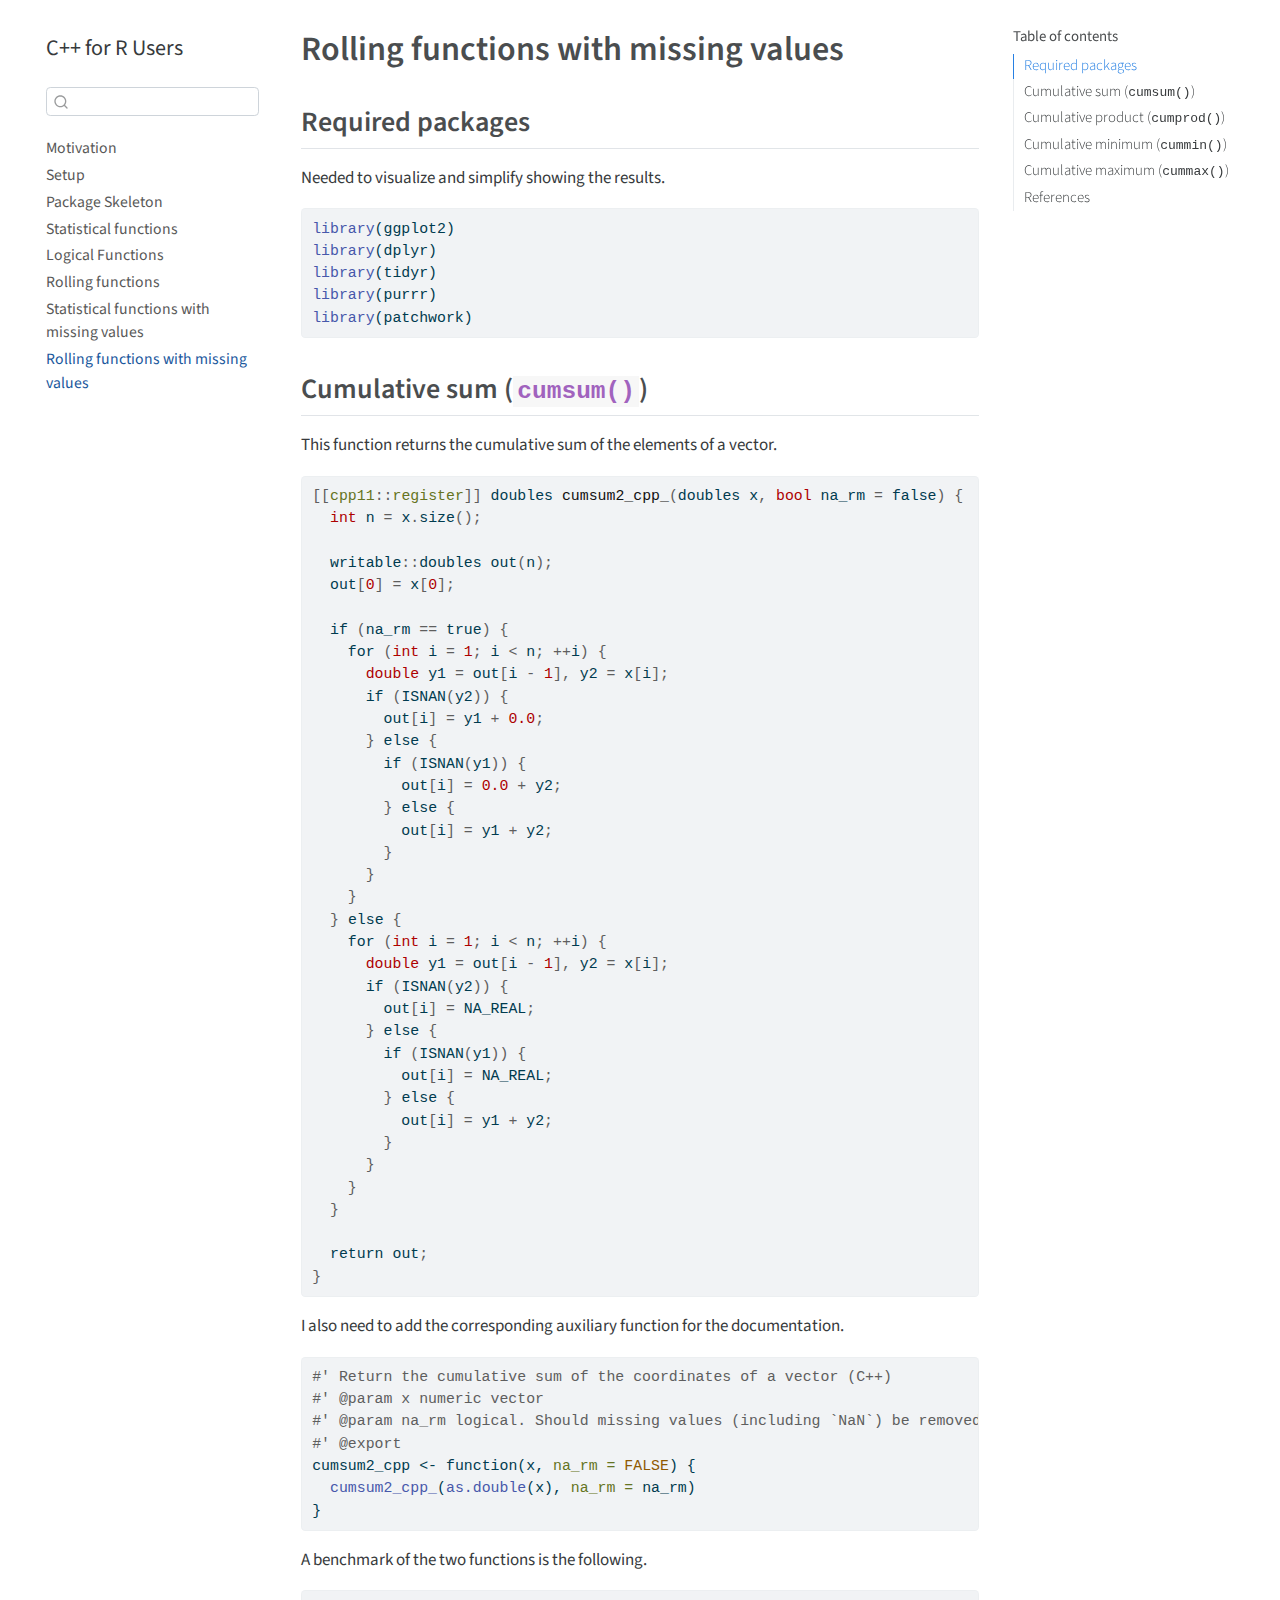
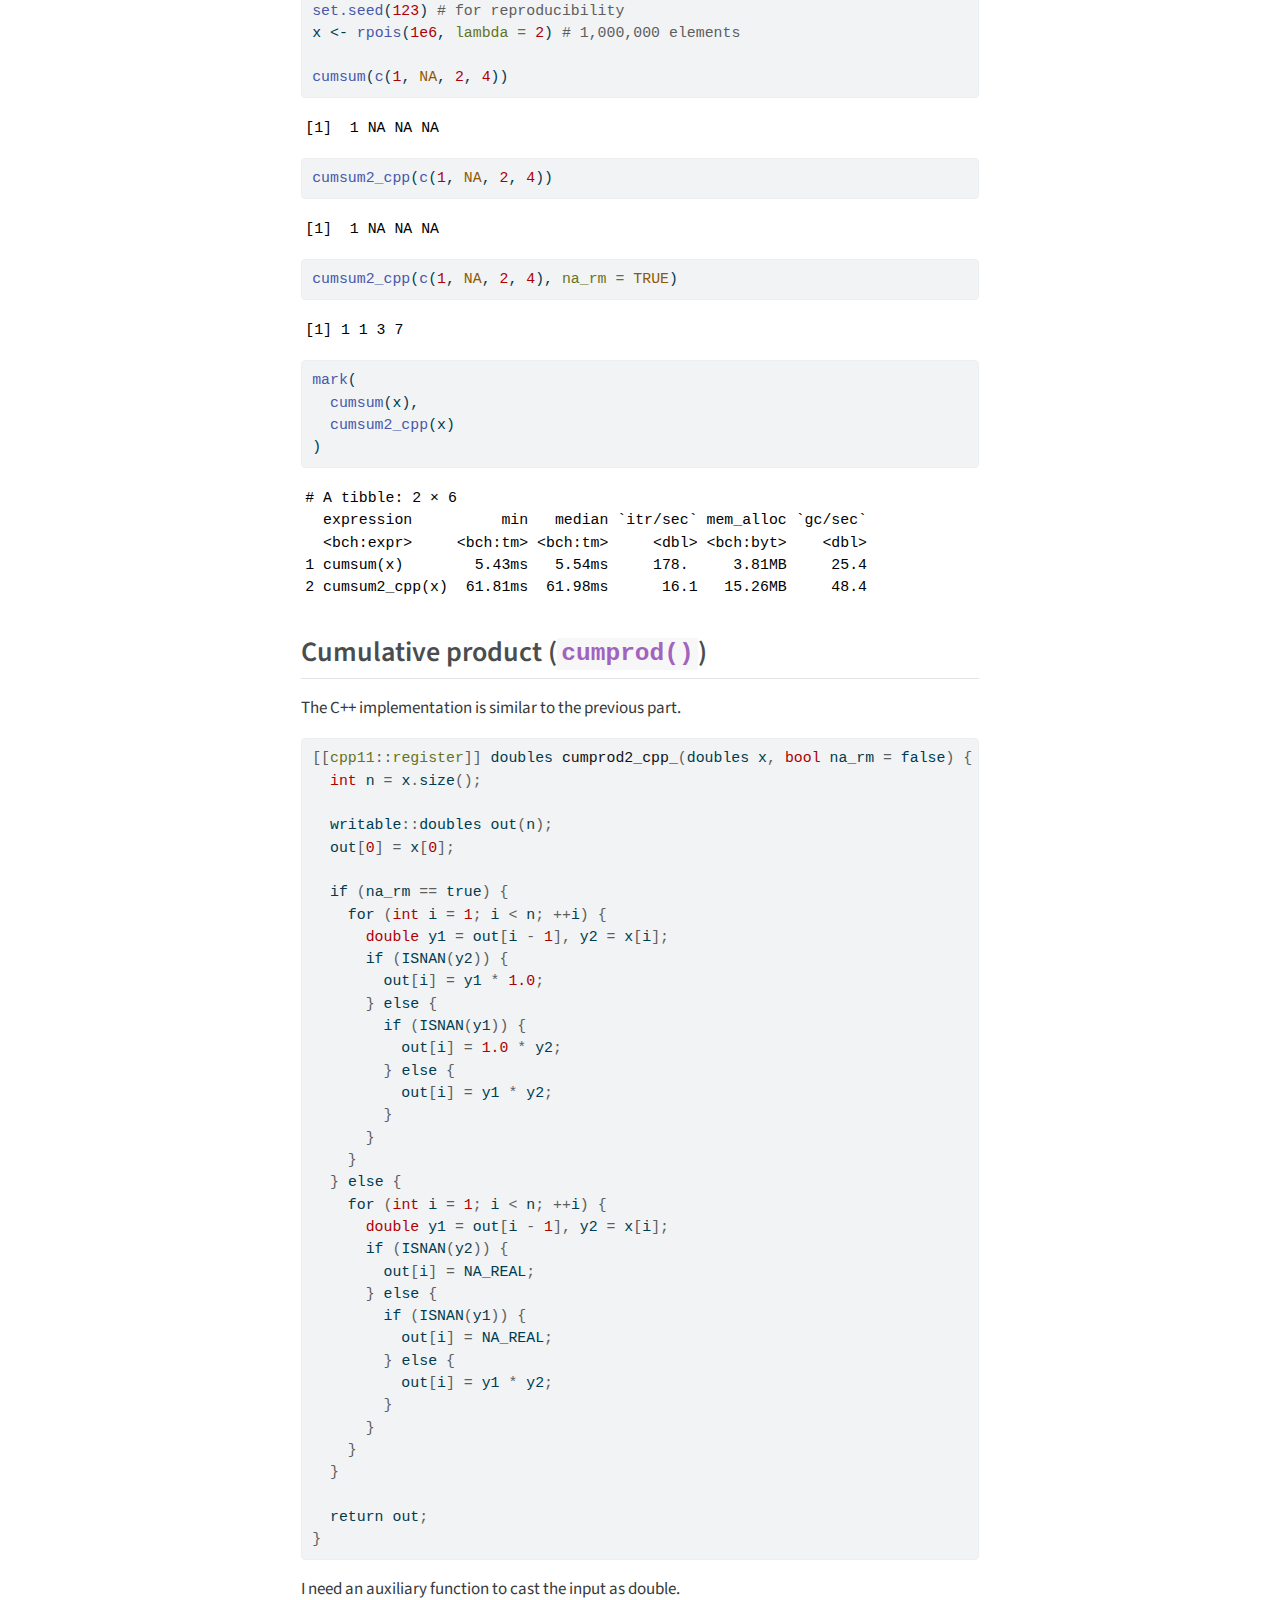
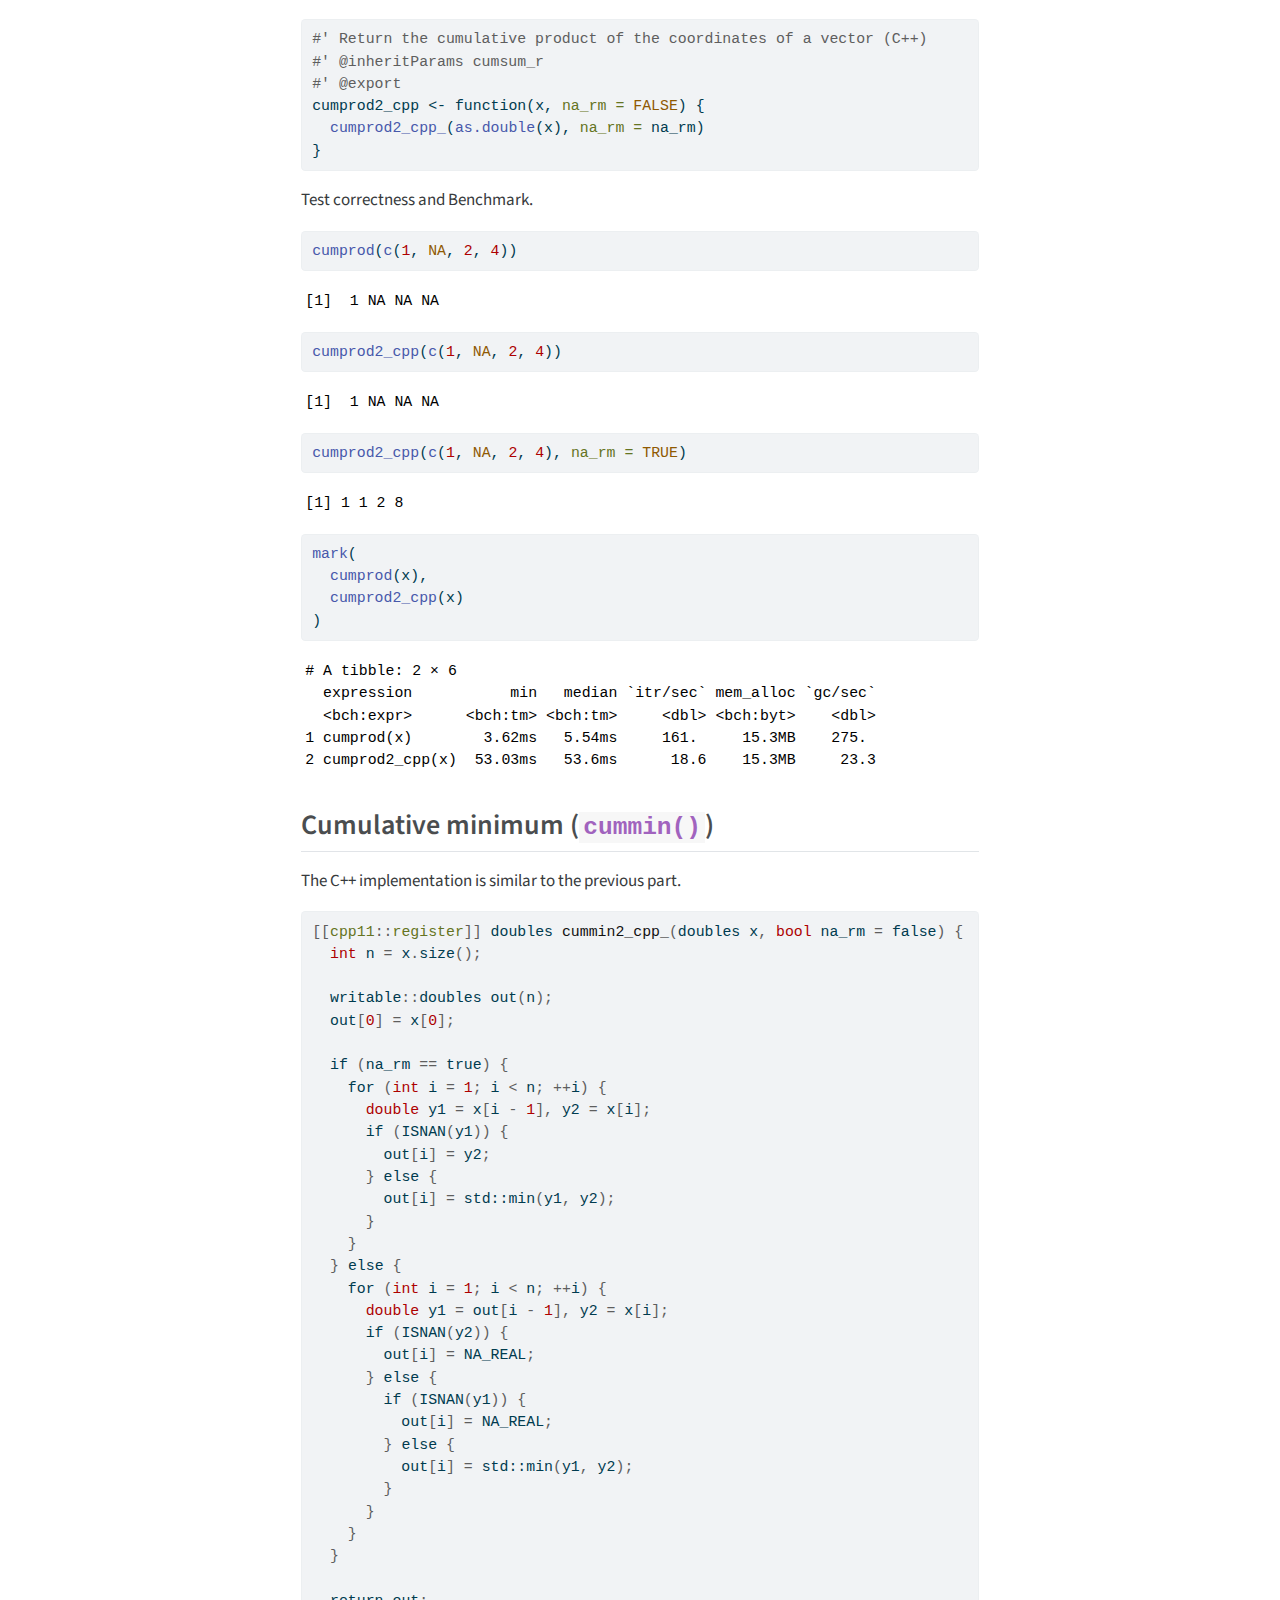
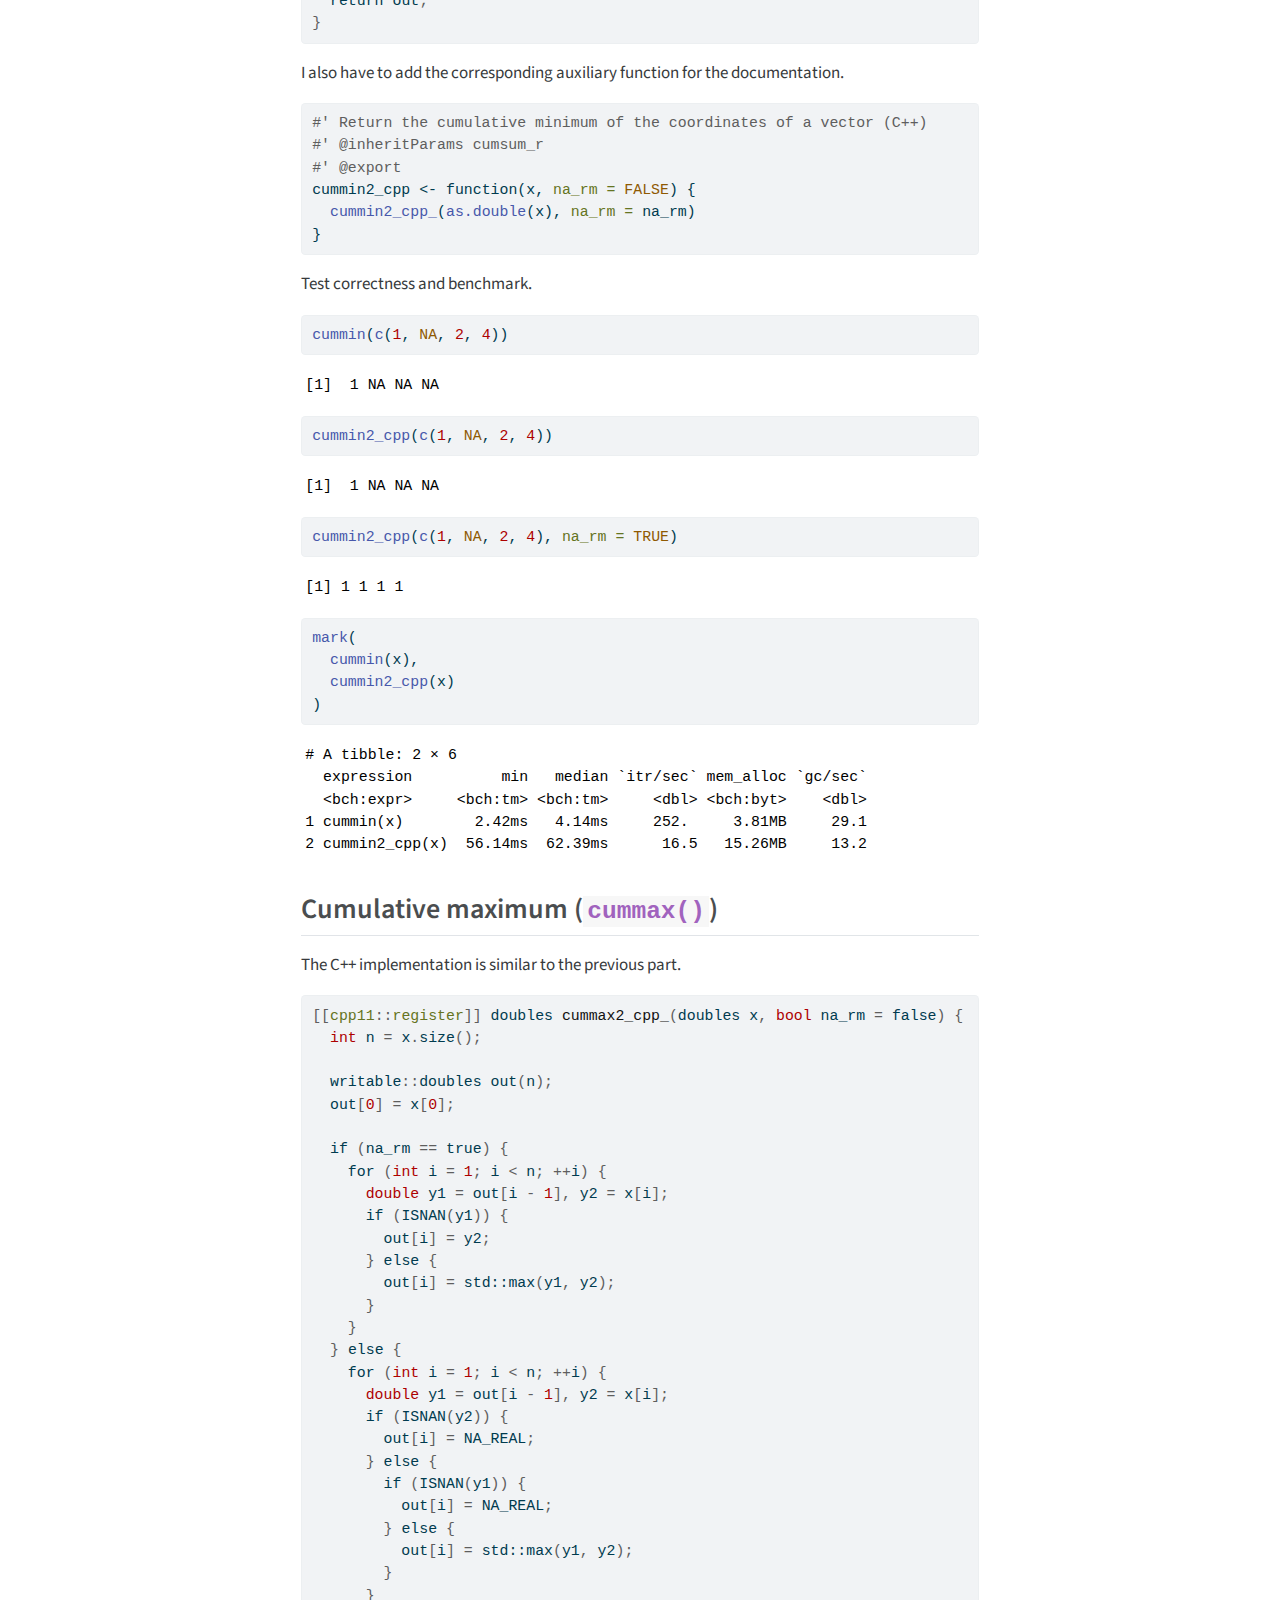
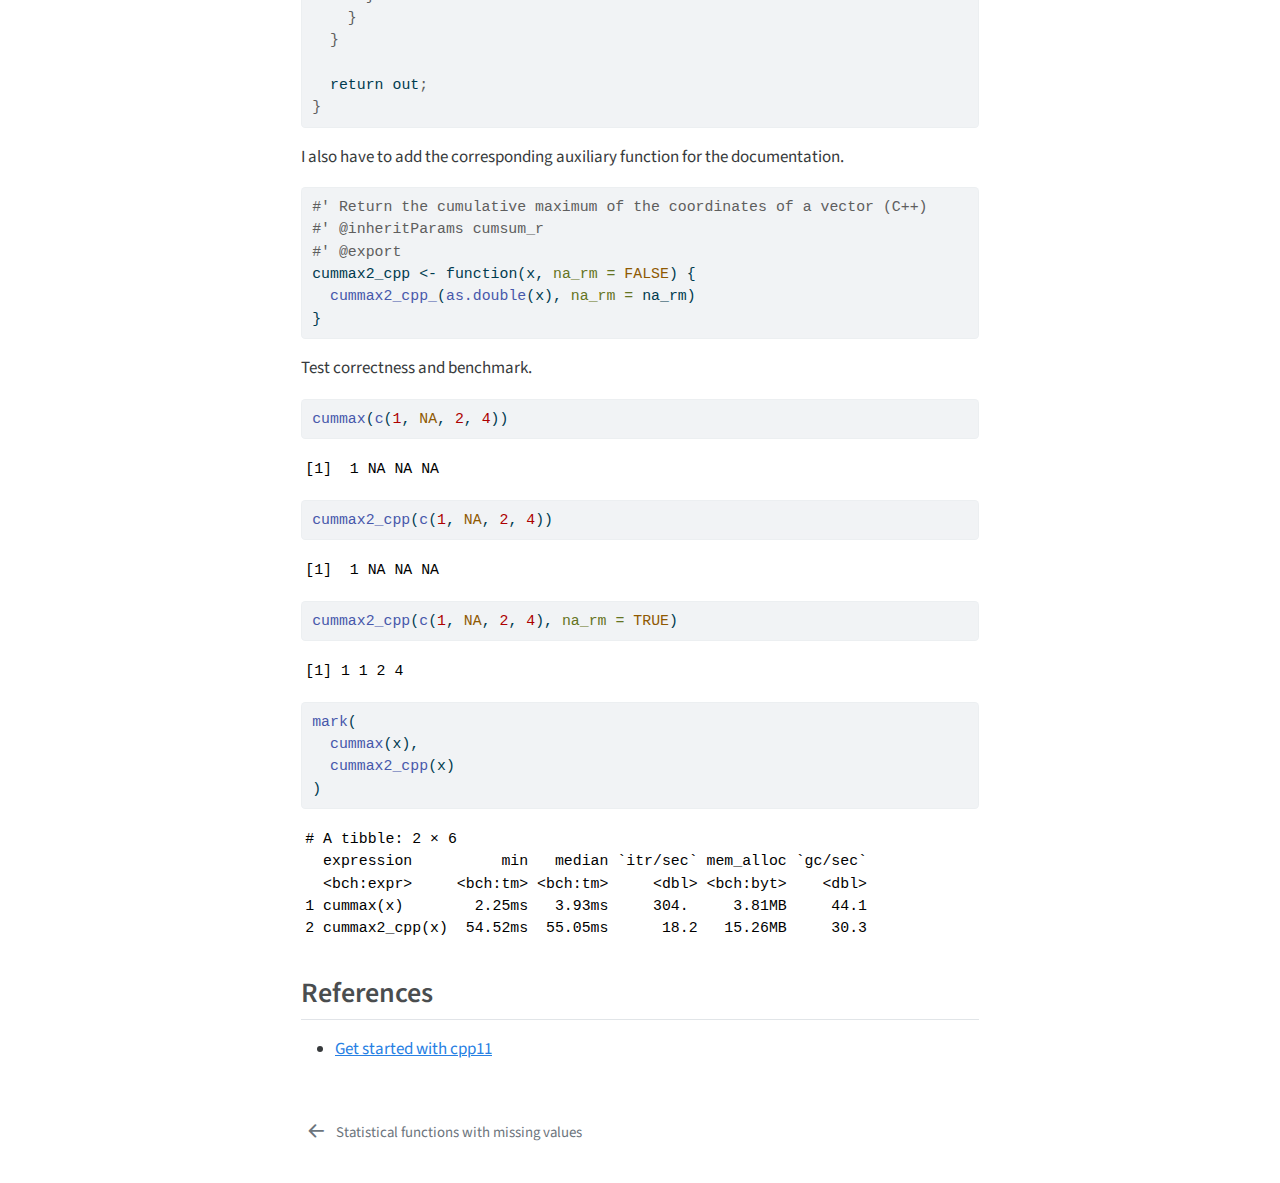
<file: docs/07-rolling-functions-2.html>
<!DOCTYPE html>
<html xmlns="http://www.w3.org/1999/xhtml" lang="en" xml:lang="en"><head>

<meta charset="utf-8">
<meta name="generator" content="quarto-1.3.433">

<meta name="viewport" content="width=device-width, initial-scale=1.0, user-scalable=yes">


<title>C++ for R Users - Rolling functions with missing values</title>
<style>
code{white-space: pre-wrap;}
span.smallcaps{font-variant: small-caps;}
div.columns{display: flex; gap: min(4vw, 1.5em);}
div.column{flex: auto; overflow-x: auto;}
div.hanging-indent{margin-left: 1.5em; text-indent: -1.5em;}
ul.task-list{list-style: none;}
ul.task-list li input[type="checkbox"] {
  width: 0.8em;
  margin: 0 0.8em 0.2em -1em; /* quarto-specific, see https://github.com/quarto-dev/quarto-cli/issues/4556 */ 
  vertical-align: middle;
}
/* CSS for syntax highlighting */
pre > code.sourceCode { white-space: pre; position: relative; }
pre > code.sourceCode > span { display: inline-block; line-height: 1.25; }
pre > code.sourceCode > span:empty { height: 1.2em; }
.sourceCode { overflow: visible; }
code.sourceCode > span { color: inherit; text-decoration: inherit; }
div.sourceCode { margin: 1em 0; }
pre.sourceCode { margin: 0; }
@media screen {
div.sourceCode { overflow: auto; }
}
@media print {
pre > code.sourceCode { white-space: pre-wrap; }
pre > code.sourceCode > span { text-indent: -5em; padding-left: 5em; }
}
pre.numberSource code
  { counter-reset: source-line 0; }
pre.numberSource code > span
  { position: relative; left: -4em; counter-increment: source-line; }
pre.numberSource code > span > a:first-child::before
  { content: counter(source-line);
    position: relative; left: -1em; text-align: right; vertical-align: baseline;
    border: none; display: inline-block;
    -webkit-touch-callout: none; -webkit-user-select: none;
    -khtml-user-select: none; -moz-user-select: none;
    -ms-user-select: none; user-select: none;
    padding: 0 4px; width: 4em;
  }
pre.numberSource { margin-left: 3em;  padding-left: 4px; }
div.sourceCode
  {   }
@media screen {
pre > code.sourceCode > span > a:first-child::before { text-decoration: underline; }
}
</style>


<script src="site_libs/quarto-nav/quarto-nav.js"></script>
<script src="site_libs/quarto-nav/headroom.min.js"></script>
<script src="site_libs/clipboard/clipboard.min.js"></script>
<script src="site_libs/quarto-search/autocomplete.umd.js"></script>
<script src="site_libs/quarto-search/fuse.min.js"></script>
<script src="site_libs/quarto-search/quarto-search.js"></script>
<meta name="quarto:offset" content="./">
<link href="./06-statistical-functions-2.html" rel="prev">
<script src="site_libs/quarto-html/quarto.js"></script>
<script src="site_libs/quarto-html/popper.min.js"></script>
<script src="site_libs/quarto-html/tippy.umd.min.js"></script>
<script src="site_libs/quarto-html/anchor.min.js"></script>
<link href="site_libs/quarto-html/tippy.css" rel="stylesheet">
<link href="site_libs/quarto-html/quarto-syntax-highlighting.css" rel="stylesheet" id="quarto-text-highlighting-styles">
<script src="site_libs/bootstrap/bootstrap.min.js"></script>
<link href="site_libs/bootstrap/bootstrap-icons.css" rel="stylesheet">
<link href="site_libs/bootstrap/bootstrap.min.css" rel="stylesheet" id="quarto-bootstrap" data-mode="light">
<script id="quarto-search-options" type="application/json">{
  "location": "sidebar",
  "copy-button": false,
  "collapse-after": 3,
  "panel-placement": "start",
  "type": "textbox",
  "limit": 20,
  "language": {
    "search-no-results-text": "No results",
    "search-matching-documents-text": "matching documents",
    "search-copy-link-title": "Copy link to search",
    "search-hide-matches-text": "Hide additional matches",
    "search-more-match-text": "more match in this document",
    "search-more-matches-text": "more matches in this document",
    "search-clear-button-title": "Clear",
    "search-detached-cancel-button-title": "Cancel",
    "search-submit-button-title": "Submit",
    "search-label": "Search"
  }
}</script>


</head>

<body class="nav-sidebar floating">

<div id="quarto-search-results"></div>
  <header id="quarto-header" class="headroom fixed-top">
  <nav class="quarto-secondary-nav">
    <div class="container-fluid d-flex">
      <button type="button" class="quarto-btn-toggle btn" data-bs-toggle="collapse" data-bs-target="#quarto-sidebar,#quarto-sidebar-glass" aria-controls="quarto-sidebar" aria-expanded="false" aria-label="Toggle sidebar navigation" onclick="if (window.quartoToggleHeadroom) { window.quartoToggleHeadroom(); }">
        <i class="bi bi-layout-text-sidebar-reverse"></i>
      </button>
      <nav class="quarto-page-breadcrumbs" aria-label="breadcrumb"><ol class="breadcrumb"><li class="breadcrumb-item"><a href="./07-rolling-functions-2.html"><span class="chapter-title">Rolling functions with missing values</span></a></li></ol></nav>
      <a class="flex-grow-1" role="button" data-bs-toggle="collapse" data-bs-target="#quarto-sidebar,#quarto-sidebar-glass" aria-controls="quarto-sidebar" aria-expanded="false" aria-label="Toggle sidebar navigation" onclick="if (window.quartoToggleHeadroom) { window.quartoToggleHeadroom(); }">      
      </a>
      <button type="button" class="btn quarto-search-button" aria-label="" onclick="window.quartoOpenSearch();">
        <i class="bi bi-search"></i>
      </button>
    </div>
  </nav>
</header>
<!-- content -->
<div id="quarto-content" class="quarto-container page-columns page-rows-contents page-layout-article">
<!-- sidebar -->
  <nav id="quarto-sidebar" class="sidebar collapse collapse-horizontal sidebar-navigation floating overflow-auto">
    <div class="pt-lg-2 mt-2 text-left sidebar-header">
    <div class="sidebar-title mb-0 py-0">
      <a href="./">C++ for R Users</a> 
    </div>
      </div>
        <div class="mt-2 flex-shrink-0 align-items-center">
        <div class="sidebar-search">
        <div id="quarto-search" class="" title="Search"></div>
        </div>
        </div>
    <div class="sidebar-menu-container"> 
    <ul class="list-unstyled mt-1">
        <li class="sidebar-item">
  <div class="sidebar-item-container"> 
  <a href="./index.html" class="sidebar-item-text sidebar-link"><span class="chapter-title">Motivation</span></a>
  </div>
</li>
        <li class="sidebar-item">
  <div class="sidebar-item-container"> 
  <a href="./01-setup.html" class="sidebar-item-text sidebar-link"><span class="chapter-title">Setup</span></a>
  </div>
</li>
        <li class="sidebar-item">
  <div class="sidebar-item-container"> 
  <a href="./02-package-skeleton.html" class="sidebar-item-text sidebar-link"><span class="chapter-title">Package Skeleton</span></a>
  </div>
</li>
        <li class="sidebar-item">
  <div class="sidebar-item-container"> 
  <a href="./03-statistical-functions.html" class="sidebar-item-text sidebar-link"><span class="chapter-title">Statistical functions</span></a>
  </div>
</li>
        <li class="sidebar-item">
  <div class="sidebar-item-container"> 
  <a href="./04-logical-functions.html" class="sidebar-item-text sidebar-link"><span class="chapter-title">Logical Functions</span></a>
  </div>
</li>
        <li class="sidebar-item">
  <div class="sidebar-item-container"> 
  <a href="./05-rolling-functions.html" class="sidebar-item-text sidebar-link"><span class="chapter-title">Rolling functions</span></a>
  </div>
</li>
        <li class="sidebar-item">
  <div class="sidebar-item-container"> 
  <a href="./06-statistical-functions-2.html" class="sidebar-item-text sidebar-link"><span class="chapter-title">Statistical functions with missing values</span></a>
  </div>
</li>
        <li class="sidebar-item">
  <div class="sidebar-item-container"> 
  <a href="./07-rolling-functions-2.html" class="sidebar-item-text sidebar-link active"><span class="chapter-title">Rolling functions with missing values</span></a>
  </div>
</li>
    </ul>
    </div>
</nav>
<div id="quarto-sidebar-glass" data-bs-toggle="collapse" data-bs-target="#quarto-sidebar,#quarto-sidebar-glass"></div>
<!-- margin-sidebar -->
    <div id="quarto-margin-sidebar" class="sidebar margin-sidebar">
        <nav id="TOC" role="doc-toc" class="toc-active">
    <h2 id="toc-title">Table of contents</h2>
   
  <ul>
  <li><a href="#required-packages" id="toc-required-packages" class="nav-link active" data-scroll-target="#required-packages">Required packages</a></li>
  <li><a href="#cumulative-sum-cumsum" id="toc-cumulative-sum-cumsum" class="nav-link" data-scroll-target="#cumulative-sum-cumsum">Cumulative sum (<code>cumsum()</code>)</a></li>
  <li><a href="#cumulative-product-cumprod" id="toc-cumulative-product-cumprod" class="nav-link" data-scroll-target="#cumulative-product-cumprod">Cumulative product (<code>cumprod()</code>)</a></li>
  <li><a href="#cumulative-minimum-cummin" id="toc-cumulative-minimum-cummin" class="nav-link" data-scroll-target="#cumulative-minimum-cummin">Cumulative minimum (<code>cummin()</code>)</a></li>
  <li><a href="#cumulative-maximum-cummax" id="toc-cumulative-maximum-cummax" class="nav-link" data-scroll-target="#cumulative-maximum-cummax">Cumulative maximum (<code>cummax()</code>)</a></li>
  <li><a href="#references" id="toc-references" class="nav-link" data-scroll-target="#references">References</a></li>
  </ul>
</nav>
    </div>
<!-- main -->
<main class="content" id="quarto-document-content">

<header id="title-block-header" class="quarto-title-block default">
<div class="quarto-title">
<h1 class="title"><span class="chapter-title">Rolling functions with missing values</span></h1>
</div>



<div class="quarto-title-meta">

    
  
    
  </div>
  

</header>

<section id="required-packages" class="level2">
<h2 class="anchored" data-anchor-id="required-packages">Required packages</h2>
<p>Needed to visualize and simplify showing the results.</p>
<div class="cell">
<div class="sourceCode cell-code" id="cb1"><pre class="sourceCode r code-with-copy"><code class="sourceCode r"><span id="cb1-1"><a href="#cb1-1" aria-hidden="true" tabindex="-1"></a><span class="fu">library</span>(ggplot2)</span>
<span id="cb1-2"><a href="#cb1-2" aria-hidden="true" tabindex="-1"></a><span class="fu">library</span>(dplyr)</span>
<span id="cb1-3"><a href="#cb1-3" aria-hidden="true" tabindex="-1"></a><span class="fu">library</span>(tidyr)</span>
<span id="cb1-4"><a href="#cb1-4" aria-hidden="true" tabindex="-1"></a><span class="fu">library</span>(purrr)</span>
<span id="cb1-5"><a href="#cb1-5" aria-hidden="true" tabindex="-1"></a><span class="fu">library</span>(patchwork)</span></code><button title="Copy to Clipboard" class="code-copy-button"><i class="bi"></i></button></pre></div>
</div>
</section>
<section id="cumulative-sum-cumsum" class="level2">
<h2 class="anchored" data-anchor-id="cumulative-sum-cumsum">Cumulative sum (<code>cumsum()</code>)</h2>
<p>This function returns the cumulative sum of the elements of a vector.</p>
<div class="sourceCode" id="cb2"><pre class="sourceCode cpp code-with-copy"><code class="sourceCode cpp"><span id="cb2-1"><a href="#cb2-1" aria-hidden="true" tabindex="-1"></a><span class="op">[[</span><span class="at">cpp11</span><span class="op">::</span><span class="at">register</span><span class="op">]]</span> doubles <span class="va">cumsum2_cpp_</span><span class="op">(</span>doubles x<span class="op">,</span> <span class="dt">bool</span> na_rm <span class="op">=</span> <span class="kw">false</span><span class="op">)</span> <span class="op">{</span></span>
<span id="cb2-2"><a href="#cb2-2" aria-hidden="true" tabindex="-1"></a>  <span class="dt">int</span> n <span class="op">=</span> x<span class="op">.</span>size<span class="op">();</span></span>
<span id="cb2-3"><a href="#cb2-3" aria-hidden="true" tabindex="-1"></a></span>
<span id="cb2-4"><a href="#cb2-4" aria-hidden="true" tabindex="-1"></a>  writable<span class="op">::</span>doubles out<span class="op">(</span>n<span class="op">);</span></span>
<span id="cb2-5"><a href="#cb2-5" aria-hidden="true" tabindex="-1"></a>  out<span class="op">[</span><span class="dv">0</span><span class="op">]</span> <span class="op">=</span> x<span class="op">[</span><span class="dv">0</span><span class="op">];</span></span>
<span id="cb2-6"><a href="#cb2-6" aria-hidden="true" tabindex="-1"></a></span>
<span id="cb2-7"><a href="#cb2-7" aria-hidden="true" tabindex="-1"></a>  <span class="cf">if</span> <span class="op">(</span>na_rm <span class="op">==</span> <span class="kw">true</span><span class="op">)</span> <span class="op">{</span></span>
<span id="cb2-8"><a href="#cb2-8" aria-hidden="true" tabindex="-1"></a>    <span class="cf">for</span> <span class="op">(</span><span class="dt">int</span> i <span class="op">=</span> <span class="dv">1</span><span class="op">;</span> i <span class="op">&lt;</span> n<span class="op">;</span> <span class="op">++</span>i<span class="op">)</span> <span class="op">{</span></span>
<span id="cb2-9"><a href="#cb2-9" aria-hidden="true" tabindex="-1"></a>      <span class="dt">double</span> y1 <span class="op">=</span> out<span class="op">[</span>i <span class="op">-</span> <span class="dv">1</span><span class="op">],</span> y2 <span class="op">=</span> x<span class="op">[</span>i<span class="op">];</span></span>
<span id="cb2-10"><a href="#cb2-10" aria-hidden="true" tabindex="-1"></a>      <span class="cf">if</span> <span class="op">(</span>ISNAN<span class="op">(</span>y2<span class="op">))</span> <span class="op">{</span></span>
<span id="cb2-11"><a href="#cb2-11" aria-hidden="true" tabindex="-1"></a>        out<span class="op">[</span>i<span class="op">]</span> <span class="op">=</span> y1 <span class="op">+</span> <span class="fl">0.0</span><span class="op">;</span></span>
<span id="cb2-12"><a href="#cb2-12" aria-hidden="true" tabindex="-1"></a>      <span class="op">}</span> <span class="cf">else</span> <span class="op">{</span></span>
<span id="cb2-13"><a href="#cb2-13" aria-hidden="true" tabindex="-1"></a>        <span class="cf">if</span> <span class="op">(</span>ISNAN<span class="op">(</span>y1<span class="op">))</span> <span class="op">{</span></span>
<span id="cb2-14"><a href="#cb2-14" aria-hidden="true" tabindex="-1"></a>          out<span class="op">[</span>i<span class="op">]</span> <span class="op">=</span> <span class="fl">0.0</span> <span class="op">+</span> y2<span class="op">;</span></span>
<span id="cb2-15"><a href="#cb2-15" aria-hidden="true" tabindex="-1"></a>        <span class="op">}</span> <span class="cf">else</span> <span class="op">{</span></span>
<span id="cb2-16"><a href="#cb2-16" aria-hidden="true" tabindex="-1"></a>          out<span class="op">[</span>i<span class="op">]</span> <span class="op">=</span> y1 <span class="op">+</span> y2<span class="op">;</span></span>
<span id="cb2-17"><a href="#cb2-17" aria-hidden="true" tabindex="-1"></a>        <span class="op">}</span></span>
<span id="cb2-18"><a href="#cb2-18" aria-hidden="true" tabindex="-1"></a>      <span class="op">}</span></span>
<span id="cb2-19"><a href="#cb2-19" aria-hidden="true" tabindex="-1"></a>    <span class="op">}</span></span>
<span id="cb2-20"><a href="#cb2-20" aria-hidden="true" tabindex="-1"></a>  <span class="op">}</span> <span class="cf">else</span> <span class="op">{</span></span>
<span id="cb2-21"><a href="#cb2-21" aria-hidden="true" tabindex="-1"></a>    <span class="cf">for</span> <span class="op">(</span><span class="dt">int</span> i <span class="op">=</span> <span class="dv">1</span><span class="op">;</span> i <span class="op">&lt;</span> n<span class="op">;</span> <span class="op">++</span>i<span class="op">)</span> <span class="op">{</span></span>
<span id="cb2-22"><a href="#cb2-22" aria-hidden="true" tabindex="-1"></a>      <span class="dt">double</span> y1 <span class="op">=</span> out<span class="op">[</span>i <span class="op">-</span> <span class="dv">1</span><span class="op">],</span> y2 <span class="op">=</span> x<span class="op">[</span>i<span class="op">];</span></span>
<span id="cb2-23"><a href="#cb2-23" aria-hidden="true" tabindex="-1"></a>      <span class="cf">if</span> <span class="op">(</span>ISNAN<span class="op">(</span>y2<span class="op">))</span> <span class="op">{</span></span>
<span id="cb2-24"><a href="#cb2-24" aria-hidden="true" tabindex="-1"></a>        out<span class="op">[</span>i<span class="op">]</span> <span class="op">=</span> NA_REAL<span class="op">;</span></span>
<span id="cb2-25"><a href="#cb2-25" aria-hidden="true" tabindex="-1"></a>      <span class="op">}</span> <span class="cf">else</span> <span class="op">{</span></span>
<span id="cb2-26"><a href="#cb2-26" aria-hidden="true" tabindex="-1"></a>        <span class="cf">if</span> <span class="op">(</span>ISNAN<span class="op">(</span>y1<span class="op">))</span> <span class="op">{</span></span>
<span id="cb2-27"><a href="#cb2-27" aria-hidden="true" tabindex="-1"></a>          out<span class="op">[</span>i<span class="op">]</span> <span class="op">=</span> NA_REAL<span class="op">;</span></span>
<span id="cb2-28"><a href="#cb2-28" aria-hidden="true" tabindex="-1"></a>        <span class="op">}</span> <span class="cf">else</span> <span class="op">{</span></span>
<span id="cb2-29"><a href="#cb2-29" aria-hidden="true" tabindex="-1"></a>          out<span class="op">[</span>i<span class="op">]</span> <span class="op">=</span> y1 <span class="op">+</span> y2<span class="op">;</span></span>
<span id="cb2-30"><a href="#cb2-30" aria-hidden="true" tabindex="-1"></a>        <span class="op">}</span></span>
<span id="cb2-31"><a href="#cb2-31" aria-hidden="true" tabindex="-1"></a>      <span class="op">}</span></span>
<span id="cb2-32"><a href="#cb2-32" aria-hidden="true" tabindex="-1"></a>    <span class="op">}</span></span>
<span id="cb2-33"><a href="#cb2-33" aria-hidden="true" tabindex="-1"></a>  <span class="op">}</span></span>
<span id="cb2-34"><a href="#cb2-34" aria-hidden="true" tabindex="-1"></a></span>
<span id="cb2-35"><a href="#cb2-35" aria-hidden="true" tabindex="-1"></a>  <span class="cf">return</span> out<span class="op">;</span></span>
<span id="cb2-36"><a href="#cb2-36" aria-hidden="true" tabindex="-1"></a><span class="op">}</span></span></code><button title="Copy to Clipboard" class="code-copy-button"><i class="bi"></i></button></pre></div>
<p>I also need to add the corresponding auxiliary function for the documentation.</p>
<div class="sourceCode" id="cb3"><pre class="sourceCode r code-with-copy"><code class="sourceCode r"><span id="cb3-1"><a href="#cb3-1" aria-hidden="true" tabindex="-1"></a><span class="co">#' Return the cumulative sum of the coordinates of a vector (C++)</span></span>
<span id="cb3-2"><a href="#cb3-2" aria-hidden="true" tabindex="-1"></a><span class="co">#' @param x numeric vector</span></span>
<span id="cb3-3"><a href="#cb3-3" aria-hidden="true" tabindex="-1"></a><span class="co">#' @param na_rm logical. Should missing values (including `NaN`) be removed?</span></span>
<span id="cb3-4"><a href="#cb3-4" aria-hidden="true" tabindex="-1"></a><span class="co">#' @export</span></span>
<span id="cb3-5"><a href="#cb3-5" aria-hidden="true" tabindex="-1"></a>cumsum2_cpp <span class="ot">&lt;-</span> <span class="cf">function</span>(x, <span class="at">na_rm =</span> <span class="cn">FALSE</span>) {</span>
<span id="cb3-6"><a href="#cb3-6" aria-hidden="true" tabindex="-1"></a>  <span class="fu">cumsum2_cpp_</span>(<span class="fu">as.double</span>(x), <span class="at">na_rm =</span> na_rm)</span>
<span id="cb3-7"><a href="#cb3-7" aria-hidden="true" tabindex="-1"></a>}</span></code><button title="Copy to Clipboard" class="code-copy-button"><i class="bi"></i></button></pre></div>
<p>A benchmark of the two functions is the following.</p>
<div class="cell">
<div class="sourceCode cell-code" id="cb4"><pre class="sourceCode r code-with-copy"><code class="sourceCode r"><span id="cb4-1"><a href="#cb4-1" aria-hidden="true" tabindex="-1"></a><span class="fu">set.seed</span>(<span class="dv">123</span>) <span class="co"># for reproducibility</span></span>
<span id="cb4-2"><a href="#cb4-2" aria-hidden="true" tabindex="-1"></a>x <span class="ot">&lt;-</span> <span class="fu">rpois</span>(<span class="fl">1e6</span>, <span class="at">lambda =</span> <span class="dv">2</span>) <span class="co"># 1,000,000 elements</span></span>
<span id="cb4-3"><a href="#cb4-3" aria-hidden="true" tabindex="-1"></a></span>
<span id="cb4-4"><a href="#cb4-4" aria-hidden="true" tabindex="-1"></a><span class="fu">cumsum</span>(<span class="fu">c</span>(<span class="dv">1</span>, <span class="cn">NA</span>, <span class="dv">2</span>, <span class="dv">4</span>))</span></code><button title="Copy to Clipboard" class="code-copy-button"><i class="bi"></i></button></pre></div>
<div class="cell-output cell-output-stdout">
<pre><code>[1]  1 NA NA NA</code></pre>
</div>
<div class="sourceCode cell-code" id="cb6"><pre class="sourceCode r code-with-copy"><code class="sourceCode r"><span id="cb6-1"><a href="#cb6-1" aria-hidden="true" tabindex="-1"></a><span class="fu">cumsum2_cpp</span>(<span class="fu">c</span>(<span class="dv">1</span>, <span class="cn">NA</span>, <span class="dv">2</span>, <span class="dv">4</span>))</span></code><button title="Copy to Clipboard" class="code-copy-button"><i class="bi"></i></button></pre></div>
<div class="cell-output cell-output-stdout">
<pre><code>[1]  1 NA NA NA</code></pre>
</div>
<div class="sourceCode cell-code" id="cb8"><pre class="sourceCode r code-with-copy"><code class="sourceCode r"><span id="cb8-1"><a href="#cb8-1" aria-hidden="true" tabindex="-1"></a><span class="fu">cumsum2_cpp</span>(<span class="fu">c</span>(<span class="dv">1</span>, <span class="cn">NA</span>, <span class="dv">2</span>, <span class="dv">4</span>), <span class="at">na_rm =</span> <span class="cn">TRUE</span>)</span></code><button title="Copy to Clipboard" class="code-copy-button"><i class="bi"></i></button></pre></div>
<div class="cell-output cell-output-stdout">
<pre><code>[1] 1 1 3 7</code></pre>
</div>
<div class="sourceCode cell-code" id="cb10"><pre class="sourceCode r code-with-copy"><code class="sourceCode r"><span id="cb10-1"><a href="#cb10-1" aria-hidden="true" tabindex="-1"></a><span class="fu">mark</span>(</span>
<span id="cb10-2"><a href="#cb10-2" aria-hidden="true" tabindex="-1"></a>  <span class="fu">cumsum</span>(x),</span>
<span id="cb10-3"><a href="#cb10-3" aria-hidden="true" tabindex="-1"></a>  <span class="fu">cumsum2_cpp</span>(x)</span>
<span id="cb10-4"><a href="#cb10-4" aria-hidden="true" tabindex="-1"></a>)</span></code><button title="Copy to Clipboard" class="code-copy-button"><i class="bi"></i></button></pre></div>
<div class="cell-output cell-output-stdout">
<pre><code># A tibble: 2 × 6
  expression          min   median `itr/sec` mem_alloc `gc/sec`
  &lt;bch:expr&gt;     &lt;bch:tm&gt; &lt;bch:tm&gt;     &lt;dbl&gt; &lt;bch:byt&gt;    &lt;dbl&gt;
1 cumsum(x)        5.43ms   5.54ms     178.     3.81MB     25.4
2 cumsum2_cpp(x)  61.81ms  61.98ms      16.1   15.26MB     48.4</code></pre>
</div>
</div>
</section>
<section id="cumulative-product-cumprod" class="level2">
<h2 class="anchored" data-anchor-id="cumulative-product-cumprod">Cumulative product (<code>cumprod()</code>)</h2>
<p>The C++ implementation is similar to the previous part.</p>
<div class="sourceCode" id="cb12"><pre class="sourceCode cpp code-with-copy"><code class="sourceCode cpp"><span id="cb12-1"><a href="#cb12-1" aria-hidden="true" tabindex="-1"></a><span class="op">[[</span><span class="at">cpp11</span><span class="op">::</span><span class="at">register</span><span class="op">]]</span> doubles <span class="va">cumprod2_cpp_</span><span class="op">(</span>doubles x<span class="op">,</span> <span class="dt">bool</span> na_rm <span class="op">=</span> <span class="kw">false</span><span class="op">)</span> <span class="op">{</span></span>
<span id="cb12-2"><a href="#cb12-2" aria-hidden="true" tabindex="-1"></a>  <span class="dt">int</span> n <span class="op">=</span> x<span class="op">.</span>size<span class="op">();</span></span>
<span id="cb12-3"><a href="#cb12-3" aria-hidden="true" tabindex="-1"></a></span>
<span id="cb12-4"><a href="#cb12-4" aria-hidden="true" tabindex="-1"></a>  writable<span class="op">::</span>doubles out<span class="op">(</span>n<span class="op">);</span></span>
<span id="cb12-5"><a href="#cb12-5" aria-hidden="true" tabindex="-1"></a>  out<span class="op">[</span><span class="dv">0</span><span class="op">]</span> <span class="op">=</span> x<span class="op">[</span><span class="dv">0</span><span class="op">];</span></span>
<span id="cb12-6"><a href="#cb12-6" aria-hidden="true" tabindex="-1"></a></span>
<span id="cb12-7"><a href="#cb12-7" aria-hidden="true" tabindex="-1"></a>  <span class="cf">if</span> <span class="op">(</span>na_rm <span class="op">==</span> <span class="kw">true</span><span class="op">)</span> <span class="op">{</span></span>
<span id="cb12-8"><a href="#cb12-8" aria-hidden="true" tabindex="-1"></a>    <span class="cf">for</span> <span class="op">(</span><span class="dt">int</span> i <span class="op">=</span> <span class="dv">1</span><span class="op">;</span> i <span class="op">&lt;</span> n<span class="op">;</span> <span class="op">++</span>i<span class="op">)</span> <span class="op">{</span></span>
<span id="cb12-9"><a href="#cb12-9" aria-hidden="true" tabindex="-1"></a>      <span class="dt">double</span> y1 <span class="op">=</span> out<span class="op">[</span>i <span class="op">-</span> <span class="dv">1</span><span class="op">],</span> y2 <span class="op">=</span> x<span class="op">[</span>i<span class="op">];</span></span>
<span id="cb12-10"><a href="#cb12-10" aria-hidden="true" tabindex="-1"></a>      <span class="cf">if</span> <span class="op">(</span>ISNAN<span class="op">(</span>y2<span class="op">))</span> <span class="op">{</span></span>
<span id="cb12-11"><a href="#cb12-11" aria-hidden="true" tabindex="-1"></a>        out<span class="op">[</span>i<span class="op">]</span> <span class="op">=</span> y1 <span class="op">*</span> <span class="fl">1.0</span><span class="op">;</span></span>
<span id="cb12-12"><a href="#cb12-12" aria-hidden="true" tabindex="-1"></a>      <span class="op">}</span> <span class="cf">else</span> <span class="op">{</span></span>
<span id="cb12-13"><a href="#cb12-13" aria-hidden="true" tabindex="-1"></a>        <span class="cf">if</span> <span class="op">(</span>ISNAN<span class="op">(</span>y1<span class="op">))</span> <span class="op">{</span></span>
<span id="cb12-14"><a href="#cb12-14" aria-hidden="true" tabindex="-1"></a>          out<span class="op">[</span>i<span class="op">]</span> <span class="op">=</span> <span class="fl">1.0</span> <span class="op">*</span> y2<span class="op">;</span></span>
<span id="cb12-15"><a href="#cb12-15" aria-hidden="true" tabindex="-1"></a>        <span class="op">}</span> <span class="cf">else</span> <span class="op">{</span></span>
<span id="cb12-16"><a href="#cb12-16" aria-hidden="true" tabindex="-1"></a>          out<span class="op">[</span>i<span class="op">]</span> <span class="op">=</span> y1 <span class="op">*</span> y2<span class="op">;</span></span>
<span id="cb12-17"><a href="#cb12-17" aria-hidden="true" tabindex="-1"></a>        <span class="op">}</span></span>
<span id="cb12-18"><a href="#cb12-18" aria-hidden="true" tabindex="-1"></a>      <span class="op">}</span></span>
<span id="cb12-19"><a href="#cb12-19" aria-hidden="true" tabindex="-1"></a>    <span class="op">}</span></span>
<span id="cb12-20"><a href="#cb12-20" aria-hidden="true" tabindex="-1"></a>  <span class="op">}</span> <span class="cf">else</span> <span class="op">{</span></span>
<span id="cb12-21"><a href="#cb12-21" aria-hidden="true" tabindex="-1"></a>    <span class="cf">for</span> <span class="op">(</span><span class="dt">int</span> i <span class="op">=</span> <span class="dv">1</span><span class="op">;</span> i <span class="op">&lt;</span> n<span class="op">;</span> <span class="op">++</span>i<span class="op">)</span> <span class="op">{</span></span>
<span id="cb12-22"><a href="#cb12-22" aria-hidden="true" tabindex="-1"></a>      <span class="dt">double</span> y1 <span class="op">=</span> out<span class="op">[</span>i <span class="op">-</span> <span class="dv">1</span><span class="op">],</span> y2 <span class="op">=</span> x<span class="op">[</span>i<span class="op">];</span></span>
<span id="cb12-23"><a href="#cb12-23" aria-hidden="true" tabindex="-1"></a>      <span class="cf">if</span> <span class="op">(</span>ISNAN<span class="op">(</span>y2<span class="op">))</span> <span class="op">{</span></span>
<span id="cb12-24"><a href="#cb12-24" aria-hidden="true" tabindex="-1"></a>        out<span class="op">[</span>i<span class="op">]</span> <span class="op">=</span> NA_REAL<span class="op">;</span></span>
<span id="cb12-25"><a href="#cb12-25" aria-hidden="true" tabindex="-1"></a>      <span class="op">}</span> <span class="cf">else</span> <span class="op">{</span></span>
<span id="cb12-26"><a href="#cb12-26" aria-hidden="true" tabindex="-1"></a>        <span class="cf">if</span> <span class="op">(</span>ISNAN<span class="op">(</span>y1<span class="op">))</span> <span class="op">{</span></span>
<span id="cb12-27"><a href="#cb12-27" aria-hidden="true" tabindex="-1"></a>          out<span class="op">[</span>i<span class="op">]</span> <span class="op">=</span> NA_REAL<span class="op">;</span></span>
<span id="cb12-28"><a href="#cb12-28" aria-hidden="true" tabindex="-1"></a>        <span class="op">}</span> <span class="cf">else</span> <span class="op">{</span></span>
<span id="cb12-29"><a href="#cb12-29" aria-hidden="true" tabindex="-1"></a>          out<span class="op">[</span>i<span class="op">]</span> <span class="op">=</span> y1 <span class="op">*</span> y2<span class="op">;</span></span>
<span id="cb12-30"><a href="#cb12-30" aria-hidden="true" tabindex="-1"></a>        <span class="op">}</span></span>
<span id="cb12-31"><a href="#cb12-31" aria-hidden="true" tabindex="-1"></a>      <span class="op">}</span></span>
<span id="cb12-32"><a href="#cb12-32" aria-hidden="true" tabindex="-1"></a>    <span class="op">}</span></span>
<span id="cb12-33"><a href="#cb12-33" aria-hidden="true" tabindex="-1"></a>  <span class="op">}</span></span>
<span id="cb12-34"><a href="#cb12-34" aria-hidden="true" tabindex="-1"></a></span>
<span id="cb12-35"><a href="#cb12-35" aria-hidden="true" tabindex="-1"></a>  <span class="cf">return</span> out<span class="op">;</span></span>
<span id="cb12-36"><a href="#cb12-36" aria-hidden="true" tabindex="-1"></a><span class="op">}</span></span></code><button title="Copy to Clipboard" class="code-copy-button"><i class="bi"></i></button></pre></div>
<p>I need an auxiliary function to cast the input as double.</p>
<div class="sourceCode" id="cb13"><pre class="sourceCode r code-with-copy"><code class="sourceCode r"><span id="cb13-1"><a href="#cb13-1" aria-hidden="true" tabindex="-1"></a><span class="co">#' Return the cumulative product of the coordinates of a vector (C++)</span></span>
<span id="cb13-2"><a href="#cb13-2" aria-hidden="true" tabindex="-1"></a><span class="co">#' @inheritParams cumsum_r</span></span>
<span id="cb13-3"><a href="#cb13-3" aria-hidden="true" tabindex="-1"></a><span class="co">#' @export</span></span>
<span id="cb13-4"><a href="#cb13-4" aria-hidden="true" tabindex="-1"></a>cumprod2_cpp <span class="ot">&lt;-</span> <span class="cf">function</span>(x, <span class="at">na_rm =</span> <span class="cn">FALSE</span>) {</span>
<span id="cb13-5"><a href="#cb13-5" aria-hidden="true" tabindex="-1"></a>  <span class="fu">cumprod2_cpp_</span>(<span class="fu">as.double</span>(x), <span class="at">na_rm =</span> na_rm)</span>
<span id="cb13-6"><a href="#cb13-6" aria-hidden="true" tabindex="-1"></a>}</span></code><button title="Copy to Clipboard" class="code-copy-button"><i class="bi"></i></button></pre></div>
<p>Test correctness and Benchmark.</p>
<div class="cell">
<div class="sourceCode cell-code" id="cb14"><pre class="sourceCode r code-with-copy"><code class="sourceCode r"><span id="cb14-1"><a href="#cb14-1" aria-hidden="true" tabindex="-1"></a><span class="fu">cumprod</span>(<span class="fu">c</span>(<span class="dv">1</span>, <span class="cn">NA</span>, <span class="dv">2</span>, <span class="dv">4</span>))</span></code><button title="Copy to Clipboard" class="code-copy-button"><i class="bi"></i></button></pre></div>
<div class="cell-output cell-output-stdout">
<pre><code>[1]  1 NA NA NA</code></pre>
</div>
<div class="sourceCode cell-code" id="cb16"><pre class="sourceCode r code-with-copy"><code class="sourceCode r"><span id="cb16-1"><a href="#cb16-1" aria-hidden="true" tabindex="-1"></a><span class="fu">cumprod2_cpp</span>(<span class="fu">c</span>(<span class="dv">1</span>, <span class="cn">NA</span>, <span class="dv">2</span>, <span class="dv">4</span>))</span></code><button title="Copy to Clipboard" class="code-copy-button"><i class="bi"></i></button></pre></div>
<div class="cell-output cell-output-stdout">
<pre><code>[1]  1 NA NA NA</code></pre>
</div>
<div class="sourceCode cell-code" id="cb18"><pre class="sourceCode r code-with-copy"><code class="sourceCode r"><span id="cb18-1"><a href="#cb18-1" aria-hidden="true" tabindex="-1"></a><span class="fu">cumprod2_cpp</span>(<span class="fu">c</span>(<span class="dv">1</span>, <span class="cn">NA</span>, <span class="dv">2</span>, <span class="dv">4</span>), <span class="at">na_rm =</span> <span class="cn">TRUE</span>)</span></code><button title="Copy to Clipboard" class="code-copy-button"><i class="bi"></i></button></pre></div>
<div class="cell-output cell-output-stdout">
<pre><code>[1] 1 1 2 8</code></pre>
</div>
<div class="sourceCode cell-code" id="cb20"><pre class="sourceCode r code-with-copy"><code class="sourceCode r"><span id="cb20-1"><a href="#cb20-1" aria-hidden="true" tabindex="-1"></a><span class="fu">mark</span>(</span>
<span id="cb20-2"><a href="#cb20-2" aria-hidden="true" tabindex="-1"></a>  <span class="fu">cumprod</span>(x),</span>
<span id="cb20-3"><a href="#cb20-3" aria-hidden="true" tabindex="-1"></a>  <span class="fu">cumprod2_cpp</span>(x)</span>
<span id="cb20-4"><a href="#cb20-4" aria-hidden="true" tabindex="-1"></a>)</span></code><button title="Copy to Clipboard" class="code-copy-button"><i class="bi"></i></button></pre></div>
<div class="cell-output cell-output-stdout">
<pre><code># A tibble: 2 × 6
  expression           min   median `itr/sec` mem_alloc `gc/sec`
  &lt;bch:expr&gt;      &lt;bch:tm&gt; &lt;bch:tm&gt;     &lt;dbl&gt; &lt;bch:byt&gt;    &lt;dbl&gt;
1 cumprod(x)        3.62ms   5.54ms     161.     15.3MB    275. 
2 cumprod2_cpp(x)  53.03ms   53.6ms      18.6    15.3MB     23.3</code></pre>
</div>
</div>
</section>
<section id="cumulative-minimum-cummin" class="level2">
<h2 class="anchored" data-anchor-id="cumulative-minimum-cummin">Cumulative minimum (<code>cummin()</code>)</h2>
<p>The C++ implementation is similar to the previous part.</p>
<div class="sourceCode" id="cb22"><pre class="sourceCode cpp code-with-copy"><code class="sourceCode cpp"><span id="cb22-1"><a href="#cb22-1" aria-hidden="true" tabindex="-1"></a><span class="op">[[</span><span class="at">cpp11</span><span class="op">::</span><span class="at">register</span><span class="op">]]</span> doubles <span class="va">cummin2_cpp_</span><span class="op">(</span>doubles x<span class="op">,</span> <span class="dt">bool</span> na_rm <span class="op">=</span> <span class="kw">false</span><span class="op">)</span> <span class="op">{</span></span>
<span id="cb22-2"><a href="#cb22-2" aria-hidden="true" tabindex="-1"></a>  <span class="dt">int</span> n <span class="op">=</span> x<span class="op">.</span>size<span class="op">();</span></span>
<span id="cb22-3"><a href="#cb22-3" aria-hidden="true" tabindex="-1"></a></span>
<span id="cb22-4"><a href="#cb22-4" aria-hidden="true" tabindex="-1"></a>  writable<span class="op">::</span>doubles out<span class="op">(</span>n<span class="op">);</span></span>
<span id="cb22-5"><a href="#cb22-5" aria-hidden="true" tabindex="-1"></a>  out<span class="op">[</span><span class="dv">0</span><span class="op">]</span> <span class="op">=</span> x<span class="op">[</span><span class="dv">0</span><span class="op">];</span></span>
<span id="cb22-6"><a href="#cb22-6" aria-hidden="true" tabindex="-1"></a></span>
<span id="cb22-7"><a href="#cb22-7" aria-hidden="true" tabindex="-1"></a>  <span class="cf">if</span> <span class="op">(</span>na_rm <span class="op">==</span> <span class="kw">true</span><span class="op">)</span> <span class="op">{</span></span>
<span id="cb22-8"><a href="#cb22-8" aria-hidden="true" tabindex="-1"></a>    <span class="cf">for</span> <span class="op">(</span><span class="dt">int</span> i <span class="op">=</span> <span class="dv">1</span><span class="op">;</span> i <span class="op">&lt;</span> n<span class="op">;</span> <span class="op">++</span>i<span class="op">)</span> <span class="op">{</span></span>
<span id="cb22-9"><a href="#cb22-9" aria-hidden="true" tabindex="-1"></a>      <span class="dt">double</span> y1 <span class="op">=</span> x<span class="op">[</span>i <span class="op">-</span> <span class="dv">1</span><span class="op">],</span> y2 <span class="op">=</span> x<span class="op">[</span>i<span class="op">];</span></span>
<span id="cb22-10"><a href="#cb22-10" aria-hidden="true" tabindex="-1"></a>      <span class="cf">if</span> <span class="op">(</span>ISNAN<span class="op">(</span>y1<span class="op">))</span> <span class="op">{</span></span>
<span id="cb22-11"><a href="#cb22-11" aria-hidden="true" tabindex="-1"></a>        out<span class="op">[</span>i<span class="op">]</span> <span class="op">=</span> y2<span class="op">;</span></span>
<span id="cb22-12"><a href="#cb22-12" aria-hidden="true" tabindex="-1"></a>      <span class="op">}</span> <span class="cf">else</span> <span class="op">{</span></span>
<span id="cb22-13"><a href="#cb22-13" aria-hidden="true" tabindex="-1"></a>        out<span class="op">[</span>i<span class="op">]</span> <span class="op">=</span> <span class="bu">std::</span>min<span class="op">(</span>y1<span class="op">,</span> y2<span class="op">);</span></span>
<span id="cb22-14"><a href="#cb22-14" aria-hidden="true" tabindex="-1"></a>      <span class="op">}</span></span>
<span id="cb22-15"><a href="#cb22-15" aria-hidden="true" tabindex="-1"></a>    <span class="op">}</span></span>
<span id="cb22-16"><a href="#cb22-16" aria-hidden="true" tabindex="-1"></a>  <span class="op">}</span> <span class="cf">else</span> <span class="op">{</span></span>
<span id="cb22-17"><a href="#cb22-17" aria-hidden="true" tabindex="-1"></a>    <span class="cf">for</span> <span class="op">(</span><span class="dt">int</span> i <span class="op">=</span> <span class="dv">1</span><span class="op">;</span> i <span class="op">&lt;</span> n<span class="op">;</span> <span class="op">++</span>i<span class="op">)</span> <span class="op">{</span></span>
<span id="cb22-18"><a href="#cb22-18" aria-hidden="true" tabindex="-1"></a>      <span class="dt">double</span> y1 <span class="op">=</span> out<span class="op">[</span>i <span class="op">-</span> <span class="dv">1</span><span class="op">],</span> y2 <span class="op">=</span> x<span class="op">[</span>i<span class="op">];</span></span>
<span id="cb22-19"><a href="#cb22-19" aria-hidden="true" tabindex="-1"></a>      <span class="cf">if</span> <span class="op">(</span>ISNAN<span class="op">(</span>y2<span class="op">))</span> <span class="op">{</span></span>
<span id="cb22-20"><a href="#cb22-20" aria-hidden="true" tabindex="-1"></a>        out<span class="op">[</span>i<span class="op">]</span> <span class="op">=</span> NA_REAL<span class="op">;</span></span>
<span id="cb22-21"><a href="#cb22-21" aria-hidden="true" tabindex="-1"></a>      <span class="op">}</span> <span class="cf">else</span> <span class="op">{</span></span>
<span id="cb22-22"><a href="#cb22-22" aria-hidden="true" tabindex="-1"></a>        <span class="cf">if</span> <span class="op">(</span>ISNAN<span class="op">(</span>y1<span class="op">))</span> <span class="op">{</span></span>
<span id="cb22-23"><a href="#cb22-23" aria-hidden="true" tabindex="-1"></a>          out<span class="op">[</span>i<span class="op">]</span> <span class="op">=</span> NA_REAL<span class="op">;</span></span>
<span id="cb22-24"><a href="#cb22-24" aria-hidden="true" tabindex="-1"></a>        <span class="op">}</span> <span class="cf">else</span> <span class="op">{</span></span>
<span id="cb22-25"><a href="#cb22-25" aria-hidden="true" tabindex="-1"></a>          out<span class="op">[</span>i<span class="op">]</span> <span class="op">=</span> <span class="bu">std::</span>min<span class="op">(</span>y1<span class="op">,</span> y2<span class="op">);</span></span>
<span id="cb22-26"><a href="#cb22-26" aria-hidden="true" tabindex="-1"></a>        <span class="op">}</span></span>
<span id="cb22-27"><a href="#cb22-27" aria-hidden="true" tabindex="-1"></a>      <span class="op">}</span></span>
<span id="cb22-28"><a href="#cb22-28" aria-hidden="true" tabindex="-1"></a>    <span class="op">}</span></span>
<span id="cb22-29"><a href="#cb22-29" aria-hidden="true" tabindex="-1"></a>  <span class="op">}</span></span>
<span id="cb22-30"><a href="#cb22-30" aria-hidden="true" tabindex="-1"></a></span>
<span id="cb22-31"><a href="#cb22-31" aria-hidden="true" tabindex="-1"></a>  <span class="cf">return</span> out<span class="op">;</span></span>
<span id="cb22-32"><a href="#cb22-32" aria-hidden="true" tabindex="-1"></a><span class="op">}</span></span></code><button title="Copy to Clipboard" class="code-copy-button"><i class="bi"></i></button></pre></div>
<p>I also have to add the corresponding auxiliary function for the documentation.</p>
<div class="sourceCode" id="cb23"><pre class="sourceCode r code-with-copy"><code class="sourceCode r"><span id="cb23-1"><a href="#cb23-1" aria-hidden="true" tabindex="-1"></a><span class="co">#' Return the cumulative minimum of the coordinates of a vector (C++)</span></span>
<span id="cb23-2"><a href="#cb23-2" aria-hidden="true" tabindex="-1"></a><span class="co">#' @inheritParams cumsum_r</span></span>
<span id="cb23-3"><a href="#cb23-3" aria-hidden="true" tabindex="-1"></a><span class="co">#' @export</span></span>
<span id="cb23-4"><a href="#cb23-4" aria-hidden="true" tabindex="-1"></a>cummin2_cpp <span class="ot">&lt;-</span> <span class="cf">function</span>(x, <span class="at">na_rm =</span> <span class="cn">FALSE</span>) {</span>
<span id="cb23-5"><a href="#cb23-5" aria-hidden="true" tabindex="-1"></a>  <span class="fu">cummin2_cpp_</span>(<span class="fu">as.double</span>(x), <span class="at">na_rm =</span> na_rm)</span>
<span id="cb23-6"><a href="#cb23-6" aria-hidden="true" tabindex="-1"></a>}</span></code><button title="Copy to Clipboard" class="code-copy-button"><i class="bi"></i></button></pre></div>
<p>Test correctness and benchmark.</p>
<div class="cell">
<div class="sourceCode cell-code" id="cb24"><pre class="sourceCode r code-with-copy"><code class="sourceCode r"><span id="cb24-1"><a href="#cb24-1" aria-hidden="true" tabindex="-1"></a><span class="fu">cummin</span>(<span class="fu">c</span>(<span class="dv">1</span>, <span class="cn">NA</span>, <span class="dv">2</span>, <span class="dv">4</span>))</span></code><button title="Copy to Clipboard" class="code-copy-button"><i class="bi"></i></button></pre></div>
<div class="cell-output cell-output-stdout">
<pre><code>[1]  1 NA NA NA</code></pre>
</div>
<div class="sourceCode cell-code" id="cb26"><pre class="sourceCode r code-with-copy"><code class="sourceCode r"><span id="cb26-1"><a href="#cb26-1" aria-hidden="true" tabindex="-1"></a><span class="fu">cummin2_cpp</span>(<span class="fu">c</span>(<span class="dv">1</span>, <span class="cn">NA</span>, <span class="dv">2</span>, <span class="dv">4</span>))</span></code><button title="Copy to Clipboard" class="code-copy-button"><i class="bi"></i></button></pre></div>
<div class="cell-output cell-output-stdout">
<pre><code>[1]  1 NA NA NA</code></pre>
</div>
<div class="sourceCode cell-code" id="cb28"><pre class="sourceCode r code-with-copy"><code class="sourceCode r"><span id="cb28-1"><a href="#cb28-1" aria-hidden="true" tabindex="-1"></a><span class="fu">cummin2_cpp</span>(<span class="fu">c</span>(<span class="dv">1</span>, <span class="cn">NA</span>, <span class="dv">2</span>, <span class="dv">4</span>), <span class="at">na_rm =</span> <span class="cn">TRUE</span>)</span></code><button title="Copy to Clipboard" class="code-copy-button"><i class="bi"></i></button></pre></div>
<div class="cell-output cell-output-stdout">
<pre><code>[1] 1 1 1 1</code></pre>
</div>
<div class="sourceCode cell-code" id="cb30"><pre class="sourceCode r code-with-copy"><code class="sourceCode r"><span id="cb30-1"><a href="#cb30-1" aria-hidden="true" tabindex="-1"></a><span class="fu">mark</span>(</span>
<span id="cb30-2"><a href="#cb30-2" aria-hidden="true" tabindex="-1"></a>  <span class="fu">cummin</span>(x),</span>
<span id="cb30-3"><a href="#cb30-3" aria-hidden="true" tabindex="-1"></a>  <span class="fu">cummin2_cpp</span>(x)</span>
<span id="cb30-4"><a href="#cb30-4" aria-hidden="true" tabindex="-1"></a>)</span></code><button title="Copy to Clipboard" class="code-copy-button"><i class="bi"></i></button></pre></div>
<div class="cell-output cell-output-stdout">
<pre><code># A tibble: 2 × 6
  expression          min   median `itr/sec` mem_alloc `gc/sec`
  &lt;bch:expr&gt;     &lt;bch:tm&gt; &lt;bch:tm&gt;     &lt;dbl&gt; &lt;bch:byt&gt;    &lt;dbl&gt;
1 cummin(x)        2.42ms   4.14ms     252.     3.81MB     29.1
2 cummin2_cpp(x)  56.14ms  62.39ms      16.5   15.26MB     13.2</code></pre>
</div>
</div>
</section>
<section id="cumulative-maximum-cummax" class="level2">
<h2 class="anchored" data-anchor-id="cumulative-maximum-cummax">Cumulative maximum (<code>cummax()</code>)</h2>
<p>The C++ implementation is similar to the previous part.</p>
<div class="sourceCode" id="cb32"><pre class="sourceCode cpp code-with-copy"><code class="sourceCode cpp"><span id="cb32-1"><a href="#cb32-1" aria-hidden="true" tabindex="-1"></a><span class="op">[[</span><span class="at">cpp11</span><span class="op">::</span><span class="at">register</span><span class="op">]]</span> doubles <span class="va">cummax2_cpp_</span><span class="op">(</span>doubles x<span class="op">,</span> <span class="dt">bool</span> na_rm <span class="op">=</span> <span class="kw">false</span><span class="op">)</span> <span class="op">{</span></span>
<span id="cb32-2"><a href="#cb32-2" aria-hidden="true" tabindex="-1"></a>  <span class="dt">int</span> n <span class="op">=</span> x<span class="op">.</span>size<span class="op">();</span></span>
<span id="cb32-3"><a href="#cb32-3" aria-hidden="true" tabindex="-1"></a></span>
<span id="cb32-4"><a href="#cb32-4" aria-hidden="true" tabindex="-1"></a>  writable<span class="op">::</span>doubles out<span class="op">(</span>n<span class="op">);</span></span>
<span id="cb32-5"><a href="#cb32-5" aria-hidden="true" tabindex="-1"></a>  out<span class="op">[</span><span class="dv">0</span><span class="op">]</span> <span class="op">=</span> x<span class="op">[</span><span class="dv">0</span><span class="op">];</span></span>
<span id="cb32-6"><a href="#cb32-6" aria-hidden="true" tabindex="-1"></a></span>
<span id="cb32-7"><a href="#cb32-7" aria-hidden="true" tabindex="-1"></a>  <span class="cf">if</span> <span class="op">(</span>na_rm <span class="op">==</span> <span class="kw">true</span><span class="op">)</span> <span class="op">{</span></span>
<span id="cb32-8"><a href="#cb32-8" aria-hidden="true" tabindex="-1"></a>    <span class="cf">for</span> <span class="op">(</span><span class="dt">int</span> i <span class="op">=</span> <span class="dv">1</span><span class="op">;</span> i <span class="op">&lt;</span> n<span class="op">;</span> <span class="op">++</span>i<span class="op">)</span> <span class="op">{</span></span>
<span id="cb32-9"><a href="#cb32-9" aria-hidden="true" tabindex="-1"></a>      <span class="dt">double</span> y1 <span class="op">=</span> out<span class="op">[</span>i <span class="op">-</span> <span class="dv">1</span><span class="op">],</span> y2 <span class="op">=</span> x<span class="op">[</span>i<span class="op">];</span></span>
<span id="cb32-10"><a href="#cb32-10" aria-hidden="true" tabindex="-1"></a>      <span class="cf">if</span> <span class="op">(</span>ISNAN<span class="op">(</span>y1<span class="op">))</span> <span class="op">{</span></span>
<span id="cb32-11"><a href="#cb32-11" aria-hidden="true" tabindex="-1"></a>        out<span class="op">[</span>i<span class="op">]</span> <span class="op">=</span> y2<span class="op">;</span></span>
<span id="cb32-12"><a href="#cb32-12" aria-hidden="true" tabindex="-1"></a>      <span class="op">}</span> <span class="cf">else</span> <span class="op">{</span></span>
<span id="cb32-13"><a href="#cb32-13" aria-hidden="true" tabindex="-1"></a>        out<span class="op">[</span>i<span class="op">]</span> <span class="op">=</span> <span class="bu">std::</span>max<span class="op">(</span>y1<span class="op">,</span> y2<span class="op">);</span></span>
<span id="cb32-14"><a href="#cb32-14" aria-hidden="true" tabindex="-1"></a>      <span class="op">}</span></span>
<span id="cb32-15"><a href="#cb32-15" aria-hidden="true" tabindex="-1"></a>    <span class="op">}</span></span>
<span id="cb32-16"><a href="#cb32-16" aria-hidden="true" tabindex="-1"></a>  <span class="op">}</span> <span class="cf">else</span> <span class="op">{</span></span>
<span id="cb32-17"><a href="#cb32-17" aria-hidden="true" tabindex="-1"></a>    <span class="cf">for</span> <span class="op">(</span><span class="dt">int</span> i <span class="op">=</span> <span class="dv">1</span><span class="op">;</span> i <span class="op">&lt;</span> n<span class="op">;</span> <span class="op">++</span>i<span class="op">)</span> <span class="op">{</span></span>
<span id="cb32-18"><a href="#cb32-18" aria-hidden="true" tabindex="-1"></a>      <span class="dt">double</span> y1 <span class="op">=</span> out<span class="op">[</span>i <span class="op">-</span> <span class="dv">1</span><span class="op">],</span> y2 <span class="op">=</span> x<span class="op">[</span>i<span class="op">];</span></span>
<span id="cb32-19"><a href="#cb32-19" aria-hidden="true" tabindex="-1"></a>      <span class="cf">if</span> <span class="op">(</span>ISNAN<span class="op">(</span>y2<span class="op">))</span> <span class="op">{</span></span>
<span id="cb32-20"><a href="#cb32-20" aria-hidden="true" tabindex="-1"></a>        out<span class="op">[</span>i<span class="op">]</span> <span class="op">=</span> NA_REAL<span class="op">;</span></span>
<span id="cb32-21"><a href="#cb32-21" aria-hidden="true" tabindex="-1"></a>      <span class="op">}</span> <span class="cf">else</span> <span class="op">{</span></span>
<span id="cb32-22"><a href="#cb32-22" aria-hidden="true" tabindex="-1"></a>        <span class="cf">if</span> <span class="op">(</span>ISNAN<span class="op">(</span>y1<span class="op">))</span> <span class="op">{</span></span>
<span id="cb32-23"><a href="#cb32-23" aria-hidden="true" tabindex="-1"></a>          out<span class="op">[</span>i<span class="op">]</span> <span class="op">=</span> NA_REAL<span class="op">;</span></span>
<span id="cb32-24"><a href="#cb32-24" aria-hidden="true" tabindex="-1"></a>        <span class="op">}</span> <span class="cf">else</span> <span class="op">{</span></span>
<span id="cb32-25"><a href="#cb32-25" aria-hidden="true" tabindex="-1"></a>          out<span class="op">[</span>i<span class="op">]</span> <span class="op">=</span> <span class="bu">std::</span>max<span class="op">(</span>y1<span class="op">,</span> y2<span class="op">);</span></span>
<span id="cb32-26"><a href="#cb32-26" aria-hidden="true" tabindex="-1"></a>        <span class="op">}</span></span>
<span id="cb32-27"><a href="#cb32-27" aria-hidden="true" tabindex="-1"></a>      <span class="op">}</span></span>
<span id="cb32-28"><a href="#cb32-28" aria-hidden="true" tabindex="-1"></a>    <span class="op">}</span></span>
<span id="cb32-29"><a href="#cb32-29" aria-hidden="true" tabindex="-1"></a>  <span class="op">}</span></span>
<span id="cb32-30"><a href="#cb32-30" aria-hidden="true" tabindex="-1"></a></span>
<span id="cb32-31"><a href="#cb32-31" aria-hidden="true" tabindex="-1"></a>  <span class="cf">return</span> out<span class="op">;</span></span>
<span id="cb32-32"><a href="#cb32-32" aria-hidden="true" tabindex="-1"></a><span class="op">}</span></span></code><button title="Copy to Clipboard" class="code-copy-button"><i class="bi"></i></button></pre></div>
<p>I also have to add the corresponding auxiliary function for the documentation.</p>
<div class="sourceCode" id="cb33"><pre class="sourceCode r code-with-copy"><code class="sourceCode r"><span id="cb33-1"><a href="#cb33-1" aria-hidden="true" tabindex="-1"></a><span class="co">#' Return the cumulative maximum of the coordinates of a vector (C++)</span></span>
<span id="cb33-2"><a href="#cb33-2" aria-hidden="true" tabindex="-1"></a><span class="co">#' @inheritParams cumsum_r</span></span>
<span id="cb33-3"><a href="#cb33-3" aria-hidden="true" tabindex="-1"></a><span class="co">#' @export</span></span>
<span id="cb33-4"><a href="#cb33-4" aria-hidden="true" tabindex="-1"></a>cummax2_cpp <span class="ot">&lt;-</span> <span class="cf">function</span>(x, <span class="at">na_rm =</span> <span class="cn">FALSE</span>) {</span>
<span id="cb33-5"><a href="#cb33-5" aria-hidden="true" tabindex="-1"></a>  <span class="fu">cummax2_cpp_</span>(<span class="fu">as.double</span>(x), <span class="at">na_rm =</span> na_rm)</span>
<span id="cb33-6"><a href="#cb33-6" aria-hidden="true" tabindex="-1"></a>}</span></code><button title="Copy to Clipboard" class="code-copy-button"><i class="bi"></i></button></pre></div>
<p>Test correctness and benchmark.</p>
<div class="cell">
<div class="sourceCode cell-code" id="cb34"><pre class="sourceCode r code-with-copy"><code class="sourceCode r"><span id="cb34-1"><a href="#cb34-1" aria-hidden="true" tabindex="-1"></a><span class="fu">cummax</span>(<span class="fu">c</span>(<span class="dv">1</span>, <span class="cn">NA</span>, <span class="dv">2</span>, <span class="dv">4</span>))</span></code><button title="Copy to Clipboard" class="code-copy-button"><i class="bi"></i></button></pre></div>
<div class="cell-output cell-output-stdout">
<pre><code>[1]  1 NA NA NA</code></pre>
</div>
<div class="sourceCode cell-code" id="cb36"><pre class="sourceCode r code-with-copy"><code class="sourceCode r"><span id="cb36-1"><a href="#cb36-1" aria-hidden="true" tabindex="-1"></a><span class="fu">cummax2_cpp</span>(<span class="fu">c</span>(<span class="dv">1</span>, <span class="cn">NA</span>, <span class="dv">2</span>, <span class="dv">4</span>))</span></code><button title="Copy to Clipboard" class="code-copy-button"><i class="bi"></i></button></pre></div>
<div class="cell-output cell-output-stdout">
<pre><code>[1]  1 NA NA NA</code></pre>
</div>
<div class="sourceCode cell-code" id="cb38"><pre class="sourceCode r code-with-copy"><code class="sourceCode r"><span id="cb38-1"><a href="#cb38-1" aria-hidden="true" tabindex="-1"></a><span class="fu">cummax2_cpp</span>(<span class="fu">c</span>(<span class="dv">1</span>, <span class="cn">NA</span>, <span class="dv">2</span>, <span class="dv">4</span>), <span class="at">na_rm =</span> <span class="cn">TRUE</span>)</span></code><button title="Copy to Clipboard" class="code-copy-button"><i class="bi"></i></button></pre></div>
<div class="cell-output cell-output-stdout">
<pre><code>[1] 1 1 2 4</code></pre>
</div>
<div class="sourceCode cell-code" id="cb40"><pre class="sourceCode r code-with-copy"><code class="sourceCode r"><span id="cb40-1"><a href="#cb40-1" aria-hidden="true" tabindex="-1"></a><span class="fu">mark</span>(</span>
<span id="cb40-2"><a href="#cb40-2" aria-hidden="true" tabindex="-1"></a>  <span class="fu">cummax</span>(x),</span>
<span id="cb40-3"><a href="#cb40-3" aria-hidden="true" tabindex="-1"></a>  <span class="fu">cummax2_cpp</span>(x)</span>
<span id="cb40-4"><a href="#cb40-4" aria-hidden="true" tabindex="-1"></a>)</span></code><button title="Copy to Clipboard" class="code-copy-button"><i class="bi"></i></button></pre></div>
<div class="cell-output cell-output-stdout">
<pre><code># A tibble: 2 × 6
  expression          min   median `itr/sec` mem_alloc `gc/sec`
  &lt;bch:expr&gt;     &lt;bch:tm&gt; &lt;bch:tm&gt;     &lt;dbl&gt; &lt;bch:byt&gt;    &lt;dbl&gt;
1 cummax(x)        2.25ms   3.93ms     304.     3.81MB     44.1
2 cummax2_cpp(x)  54.52ms  55.05ms      18.2   15.26MB     30.3</code></pre>
</div>
</div>
</section>
<section id="references" class="level2">
<h2 class="anchored" data-anchor-id="references">References</h2>
<ul>
<li><a href="https://cpp11.r-lib.org/articles/cpp11.html#intro">Get started with cpp11</a></li>
</ul>


</section>

</main> <!-- /main -->
<script id="quarto-html-after-body" type="application/javascript">
window.document.addEventListener("DOMContentLoaded", function (event) {
  const toggleBodyColorMode = (bsSheetEl) => {
    const mode = bsSheetEl.getAttribute("data-mode");
    const bodyEl = window.document.querySelector("body");
    if (mode === "dark") {
      bodyEl.classList.add("quarto-dark");
      bodyEl.classList.remove("quarto-light");
    } else {
      bodyEl.classList.add("quarto-light");
      bodyEl.classList.remove("quarto-dark");
    }
  }
  const toggleBodyColorPrimary = () => {
    const bsSheetEl = window.document.querySelector("link#quarto-bootstrap");
    if (bsSheetEl) {
      toggleBodyColorMode(bsSheetEl);
    }
  }
  toggleBodyColorPrimary();  
  const icon = "";
  const anchorJS = new window.AnchorJS();
  anchorJS.options = {
    placement: 'right',
    icon: icon
  };
  anchorJS.add('.anchored');
  const isCodeAnnotation = (el) => {
    for (const clz of el.classList) {
      if (clz.startsWith('code-annotation-')) {                     
        return true;
      }
    }
    return false;
  }
  const clipboard = new window.ClipboardJS('.code-copy-button', {
    text: function(trigger) {
      const codeEl = trigger.previousElementSibling.cloneNode(true);
      for (const childEl of codeEl.children) {
        if (isCodeAnnotation(childEl)) {
          childEl.remove();
        }
      }
      return codeEl.innerText;
    }
  });
  clipboard.on('success', function(e) {
    // button target
    const button = e.trigger;
    // don't keep focus
    button.blur();
    // flash "checked"
    button.classList.add('code-copy-button-checked');
    var currentTitle = button.getAttribute("title");
    button.setAttribute("title", "Copied!");
    let tooltip;
    if (window.bootstrap) {
      button.setAttribute("data-bs-toggle", "tooltip");
      button.setAttribute("data-bs-placement", "left");
      button.setAttribute("data-bs-title", "Copied!");
      tooltip = new bootstrap.Tooltip(button, 
        { trigger: "manual", 
          customClass: "code-copy-button-tooltip",
          offset: [0, -8]});
      tooltip.show();    
    }
    setTimeout(function() {
      if (tooltip) {
        tooltip.hide();
        button.removeAttribute("data-bs-title");
        button.removeAttribute("data-bs-toggle");
        button.removeAttribute("data-bs-placement");
      }
      button.setAttribute("title", currentTitle);
      button.classList.remove('code-copy-button-checked');
    }, 1000);
    // clear code selection
    e.clearSelection();
  });
  function tippyHover(el, contentFn) {
    const config = {
      allowHTML: true,
      content: contentFn,
      maxWidth: 500,
      delay: 100,
      arrow: false,
      appendTo: function(el) {
          return el.parentElement;
      },
      interactive: true,
      interactiveBorder: 10,
      theme: 'quarto',
      placement: 'bottom-start'
    };
    window.tippy(el, config); 
  }
  const noterefs = window.document.querySelectorAll('a[role="doc-noteref"]');
  for (var i=0; i<noterefs.length; i++) {
    const ref = noterefs[i];
    tippyHover(ref, function() {
      // use id or data attribute instead here
      let href = ref.getAttribute('data-footnote-href') || ref.getAttribute('href');
      try { href = new URL(href).hash; } catch {}
      const id = href.replace(/^#\/?/, "");
      const note = window.document.getElementById(id);
      return note.innerHTML;
    });
  }
      let selectedAnnoteEl;
      const selectorForAnnotation = ( cell, annotation) => {
        let cellAttr = 'data-code-cell="' + cell + '"';
        let lineAttr = 'data-code-annotation="' +  annotation + '"';
        const selector = 'span[' + cellAttr + '][' + lineAttr + ']';
        return selector;
      }
      const selectCodeLines = (annoteEl) => {
        const doc = window.document;
        const targetCell = annoteEl.getAttribute("data-target-cell");
        const targetAnnotation = annoteEl.getAttribute("data-target-annotation");
        const annoteSpan = window.document.querySelector(selectorForAnnotation(targetCell, targetAnnotation));
        const lines = annoteSpan.getAttribute("data-code-lines").split(",");
        const lineIds = lines.map((line) => {
          return targetCell + "-" + line;
        })
        let top = null;
        let height = null;
        let parent = null;
        if (lineIds.length > 0) {
            //compute the position of the single el (top and bottom and make a div)
            const el = window.document.getElementById(lineIds[0]);
            top = el.offsetTop;
            height = el.offsetHeight;
            parent = el.parentElement.parentElement;
          if (lineIds.length > 1) {
            const lastEl = window.document.getElementById(lineIds[lineIds.length - 1]);
            const bottom = lastEl.offsetTop + lastEl.offsetHeight;
            height = bottom - top;
          }
          if (top !== null && height !== null && parent !== null) {
            // cook up a div (if necessary) and position it 
            let div = window.document.getElementById("code-annotation-line-highlight");
            if (div === null) {
              div = window.document.createElement("div");
              div.setAttribute("id", "code-annotation-line-highlight");
              div.style.position = 'absolute';
              parent.appendChild(div);
            }
            div.style.top = top - 2 + "px";
            div.style.height = height + 4 + "px";
            let gutterDiv = window.document.getElementById("code-annotation-line-highlight-gutter");
            if (gutterDiv === null) {
              gutterDiv = window.document.createElement("div");
              gutterDiv.setAttribute("id", "code-annotation-line-highlight-gutter");
              gutterDiv.style.position = 'absolute';
              const codeCell = window.document.getElementById(targetCell);
              const gutter = codeCell.querySelector('.code-annotation-gutter');
              gutter.appendChild(gutterDiv);
            }
            gutterDiv.style.top = top - 2 + "px";
            gutterDiv.style.height = height + 4 + "px";
          }
          selectedAnnoteEl = annoteEl;
        }
      };
      const unselectCodeLines = () => {
        const elementsIds = ["code-annotation-line-highlight", "code-annotation-line-highlight-gutter"];
        elementsIds.forEach((elId) => {
          const div = window.document.getElementById(elId);
          if (div) {
            div.remove();
          }
        });
        selectedAnnoteEl = undefined;
      };
      // Attach click handler to the DT
      const annoteDls = window.document.querySelectorAll('dt[data-target-cell]');
      for (const annoteDlNode of annoteDls) {
        annoteDlNode.addEventListener('click', (event) => {
          const clickedEl = event.target;
          if (clickedEl !== selectedAnnoteEl) {
            unselectCodeLines();
            const activeEl = window.document.querySelector('dt[data-target-cell].code-annotation-active');
            if (activeEl) {
              activeEl.classList.remove('code-annotation-active');
            }
            selectCodeLines(clickedEl);
            clickedEl.classList.add('code-annotation-active');
          } else {
            // Unselect the line
            unselectCodeLines();
            clickedEl.classList.remove('code-annotation-active');
          }
        });
      }
  const findCites = (el) => {
    const parentEl = el.parentElement;
    if (parentEl) {
      const cites = parentEl.dataset.cites;
      if (cites) {
        return {
          el,
          cites: cites.split(' ')
        };
      } else {
        return findCites(el.parentElement)
      }
    } else {
      return undefined;
    }
  };
  var bibliorefs = window.document.querySelectorAll('a[role="doc-biblioref"]');
  for (var i=0; i<bibliorefs.length; i++) {
    const ref = bibliorefs[i];
    const citeInfo = findCites(ref);
    if (citeInfo) {
      tippyHover(citeInfo.el, function() {
        var popup = window.document.createElement('div');
        citeInfo.cites.forEach(function(cite) {
          var citeDiv = window.document.createElement('div');
          citeDiv.classList.add('hanging-indent');
          citeDiv.classList.add('csl-entry');
          var biblioDiv = window.document.getElementById('ref-' + cite);
          if (biblioDiv) {
            citeDiv.innerHTML = biblioDiv.innerHTML;
          }
          popup.appendChild(citeDiv);
        });
        return popup.innerHTML;
      });
    }
  }
});
</script>
<nav class="page-navigation">
  <div class="nav-page nav-page-previous">
      <a href="./06-statistical-functions-2.html" class="pagination-link">
        <i class="bi bi-arrow-left-short"></i> <span class="nav-page-text"><span class="chapter-title">Statistical functions with missing values</span></span>
      </a>          
  </div>
  <div class="nav-page nav-page-next">
  </div>
</nav>
</div> <!-- /content -->



</body></html>
</file>
<file: docs/site_libs/quarto-html/tippy.css>
.tippy-box[data-animation=fade][data-state=hidden]{opacity:0}[data-tippy-root]{max-width:calc(100vw - 10px)}.tippy-box{position:relative;background-color:#333;color:#fff;border-radius:4px;font-size:14px;line-height:1.4;white-space:normal;outline:0;transition-property:transform,visibility,opacity}.tippy-box[data-placement^=top]>.tippy-arrow{bottom:0}.tippy-box[data-placement^=top]>.tippy-arrow:before{bottom:-7px;left:0;border-width:8px 8px 0;border-top-color:initial;transform-origin:center top}.tippy-box[data-placement^=bottom]>.tippy-arrow{top:0}.tippy-box[data-placement^=bottom]>.tippy-arrow:before{top:-7px;left:0;border-width:0 8px 8px;border-bottom-color:initial;transform-origin:center bottom}.tippy-box[data-placement^=left]>.tippy-arrow{right:0}.tippy-box[data-placement^=left]>.tippy-arrow:before{border-width:8px 0 8px 8px;border-left-color:initial;right:-7px;transform-origin:center left}.tippy-box[data-placement^=right]>.tippy-arrow{left:0}.tippy-box[data-placement^=right]>.tippy-arrow:before{left:-7px;border-width:8px 8px 8px 0;border-right-color:initial;transform-origin:center right}.tippy-box[data-inertia][data-state=visible]{transition-timing-function:cubic-bezier(.54,1.5,.38,1.11)}.tippy-arrow{width:16px;height:16px;color:#333}.tippy-arrow:before{content:"";position:absolute;border-color:transparent;border-style:solid}.tippy-content{position:relative;padding:5px 9px;z-index:1}
</file>
<file: docs/site_libs/quarto-html/quarto-syntax-highlighting.css>
/* quarto syntax highlight colors */
:root {
  --quarto-hl-ot-color: #003B4F;
  --quarto-hl-at-color: #657422;
  --quarto-hl-ss-color: #20794D;
  --quarto-hl-an-color: #5E5E5E;
  --quarto-hl-fu-color: #4758AB;
  --quarto-hl-st-color: #20794D;
  --quarto-hl-cf-color: #003B4F;
  --quarto-hl-op-color: #5E5E5E;
  --quarto-hl-er-color: #AD0000;
  --quarto-hl-bn-color: #AD0000;
  --quarto-hl-al-color: #AD0000;
  --quarto-hl-va-color: #111111;
  --quarto-hl-bu-color: inherit;
  --quarto-hl-ex-color: inherit;
  --quarto-hl-pp-color: #AD0000;
  --quarto-hl-in-color: #5E5E5E;
  --quarto-hl-vs-color: #20794D;
  --quarto-hl-wa-color: #5E5E5E;
  --quarto-hl-do-color: #5E5E5E;
  --quarto-hl-im-color: #00769E;
  --quarto-hl-ch-color: #20794D;
  --quarto-hl-dt-color: #AD0000;
  --quarto-hl-fl-color: #AD0000;
  --quarto-hl-co-color: #5E5E5E;
  --quarto-hl-cv-color: #5E5E5E;
  --quarto-hl-cn-color: #8f5902;
  --quarto-hl-sc-color: #5E5E5E;
  --quarto-hl-dv-color: #AD0000;
  --quarto-hl-kw-color: #003B4F;
}

/* other quarto variables */
:root {
  --quarto-font-monospace: SFMono-Regular, Menlo, Monaco, Consolas, "Liberation Mono", "Courier New", monospace;
}

pre > code.sourceCode > span {
  color: #003B4F;
}

code span {
  color: #003B4F;
}

code.sourceCode > span {
  color: #003B4F;
}

div.sourceCode,
div.sourceCode pre.sourceCode {
  color: #003B4F;
}

code span.ot {
  color: #003B4F;
  font-style: inherit;
}

code span.at {
  color: #657422;
  font-style: inherit;
}

code span.ss {
  color: #20794D;
  font-style: inherit;
}

code span.an {
  color: #5E5E5E;
  font-style: inherit;
}

code span.fu {
  color: #4758AB;
  font-style: inherit;
}

code span.st {
  color: #20794D;
  font-style: inherit;
}

code span.cf {
  color: #003B4F;
  font-style: inherit;
}

code span.op {
  color: #5E5E5E;
  font-style: inherit;
}

code span.er {
  color: #AD0000;
  font-style: inherit;
}

code span.bn {
  color: #AD0000;
  font-style: inherit;
}

code span.al {
  color: #AD0000;
  font-style: inherit;
}

code span.va {
  color: #111111;
  font-style: inherit;
}

code span.bu {
  font-style: inherit;
}

code span.ex {
  font-style: inherit;
}

code span.pp {
  color: #AD0000;
  font-style: inherit;
}

code span.in {
  color: #5E5E5E;
  font-style: inherit;
}

code span.vs {
  color: #20794D;
  font-style: inherit;
}

code span.wa {
  color: #5E5E5E;
  font-style: italic;
}

code span.do {
  color: #5E5E5E;
  font-style: italic;
}

code span.im {
  color: #00769E;
  font-style: inherit;
}

code span.ch {
  color: #20794D;
  font-style: inherit;
}

code span.dt {
  color: #AD0000;
  font-style: inherit;
}

code span.fl {
  color: #AD0000;
  font-style: inherit;
}

code span.co {
  color: #5E5E5E;
  font-style: inherit;
}

code span.cv {
  color: #5E5E5E;
  font-style: italic;
}

code span.cn {
  color: #8f5902;
  font-style: inherit;
}

code span.sc {
  color: #5E5E5E;
  font-style: inherit;
}

code span.dv {
  color: #AD0000;
  font-style: inherit;
}

code span.kw {
  color: #003B4F;
  font-style: inherit;
}

.prevent-inlining {
  content: "</";
}

/*# sourceMappingURL=debc5d5d77c3f9108843748ff7464032.css.map */
</file>
